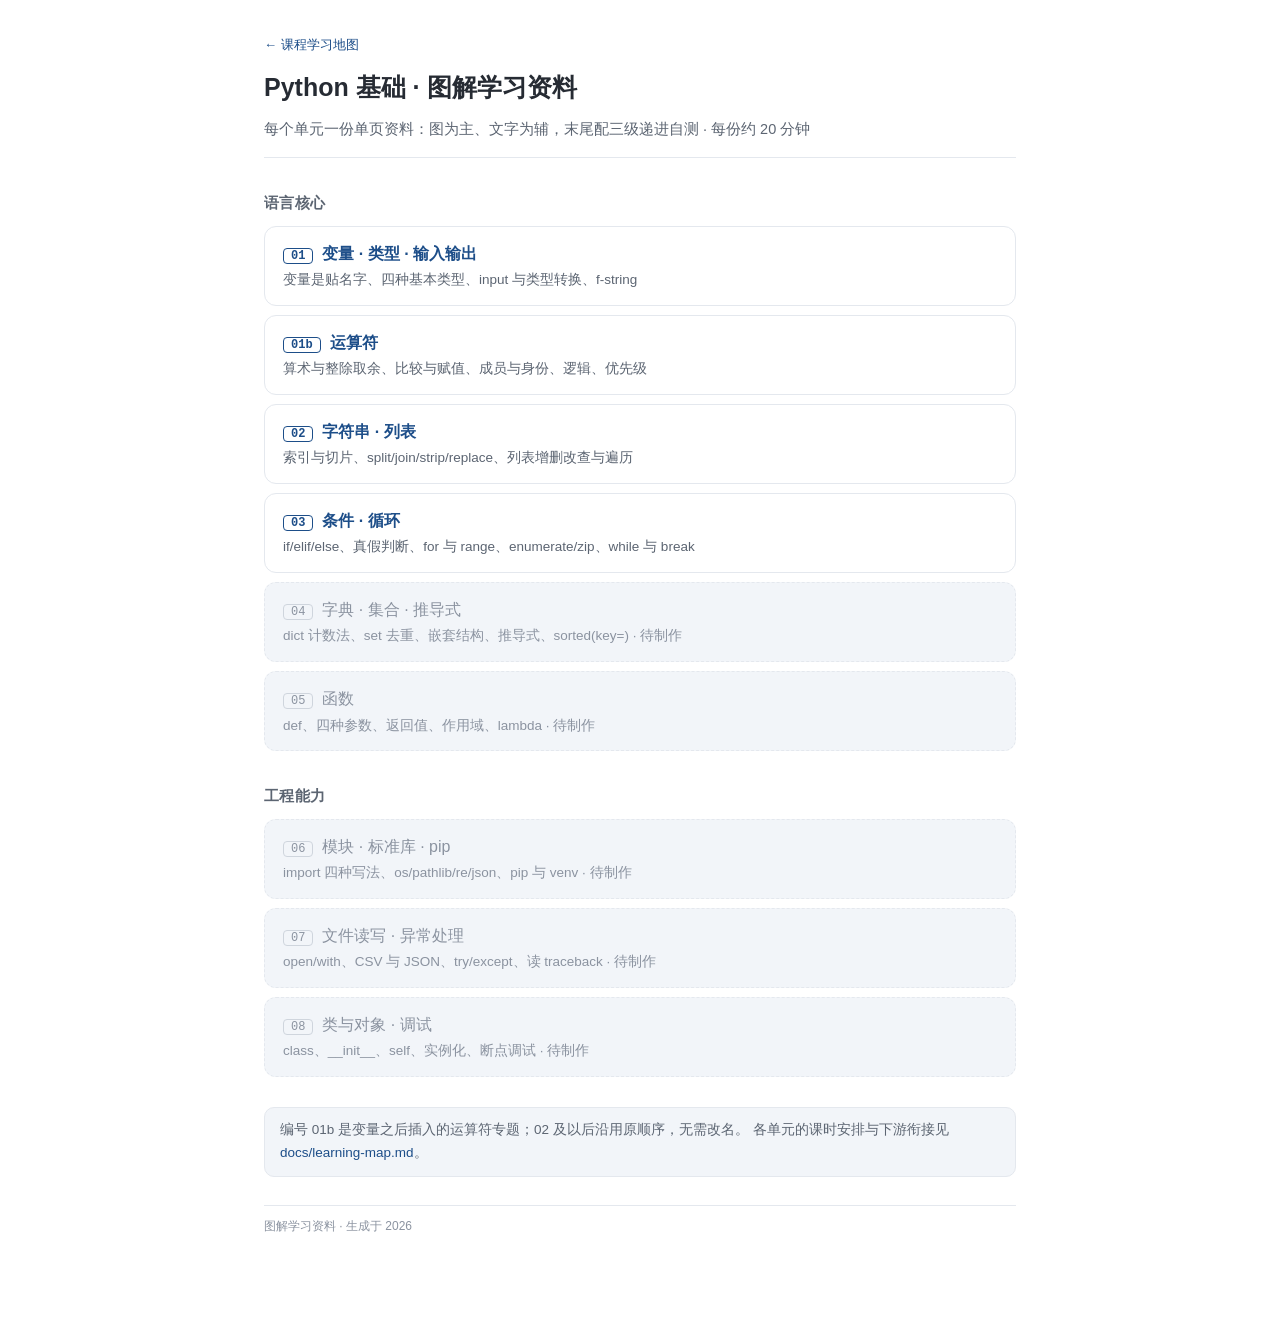
<file: docs/python-basics/index.html>
<!DOCTYPE html>
<html lang="zh-CN">
<head>
<meta charset="UTF-8">
<meta name="viewport" content="width=device-width, initial-scale=1.0">
<title>Python 基础 · 图解学习资料目录</title>
<style>
  :root{
    --ink:#262b33; --ink-2:#5c6572; --ink-3:#8b93a0;
    --line:#cfd5dd; --line-soft:#e4e8ee;
    --paper:#fff; --tint:#f2f5f9;
    --accent:#1d4e89; --accent-soft:#e3ebf5;
  }
  *{box-sizing:border-box}
  body{margin:0;background:var(--paper);color:var(--ink);
       font-family:-apple-system,"Segoe UI","PingFang SC","Microsoft YaHei",sans-serif;font-size:16px;line-height:1.7;}
  .page{max-width:800px;margin:0 auto;padding:34px 24px 80px;}
  header{padding-bottom:16px;border-bottom:1px solid var(--line-soft);}
  h1{font-size:25px;margin:0 0 8px}
  .tagline{color:var(--ink-2);font-size:14.5px;margin:0}
  a{color:var(--accent);text-decoration:none}
  a:hover{text-decoration:underline}
  h2{font-size:15px;color:var(--ink-2);font-weight:600;margin:32px 0 10px;letter-spacing:.02em}
  ul.list{list-style:none;margin:0;padding:0}
  ul.list li{border:1px solid var(--line-soft);border-radius:12px;padding:13px 18px;margin-bottom:9px;background:var(--paper);transition:border-color .15s}
  ul.list li:hover{border-color:var(--accent)}
  ul.list li.soon{background:var(--tint);border-style:dashed}
  .t{font-size:16px;font-weight:600;display:block}
  .d{font-size:13.5px;color:var(--ink-2);display:block;margin-top:2px}
  .soon .t{color:var(--ink-3);font-weight:500}
  .soon .d{color:var(--ink-3)}
  .no{font-family:Consolas,monospace;font-size:12px;color:var(--accent);border:1px solid var(--accent);border-radius:4px;padding:0 7px;margin-right:9px}
  .soon .no{color:var(--ink-3);border-color:var(--line)}
  .note{margin-top:30px;padding:11px 15px;background:var(--tint);border:1px solid var(--line-soft);border-radius:10px;font-size:13.5px;color:var(--ink-2)}
  footer{margin-top:28px;color:var(--ink-3);font-size:12px;border-top:1px solid var(--line-soft);padding-top:10px}
</style>
</head>
<body>
<div class="page">

  <header>
    <p style="margin:0 0 10px;font-size:13px"><a href="../learning-map.md">← 课程学习地图</a></p>
    <h1>Python 基础 · 图解学习资料</h1>
    <p class="tagline">每个单元一份单页资料：图为主、文字为辅，末尾配三级递进自测 · 每份约 20 分钟</p>
  </header>

  <h2>语言核心</h2>
  <ul class="list">
    <li><a href="01-variables-types-io.html">
      <span class="t"><span class="no">01</span>变量 · 类型 · 输入输出</span>
      <span class="d">变量是贴名字、四种基本类型、input 与类型转换、f-string</span>
    </a></li>
    <li><a href="01b-operators.html">
      <span class="t"><span class="no">01b</span>运算符</span>
      <span class="d">算术与整除取余、比较与赋值、成员与身份、逻辑、优先级</span>
    </a></li>
    <li><a href="02-strings-lists.html">
      <span class="t"><span class="no">02</span>字符串 · 列表</span>
      <span class="d">索引与切片、split/join/strip/replace、列表增删改查与遍历</span>
    </a></li>
    <li><a href="03-conditionals-loops.html">
      <span class="t"><span class="no">03</span>条件 · 循环</span>
      <span class="d">if/elif/else、真假判断、for 与 range、enumerate/zip、while 与 break</span>
    </a></li>
    <li class="soon">
      <span class="t"><span class="no">04</span>字典 · 集合 · 推导式</span>
      <span class="d">dict 计数法、set 去重、嵌套结构、推导式、sorted(key=) · 待制作</span>
    </li>
    <li class="soon">
      <span class="t"><span class="no">05</span>函数</span>
      <span class="d">def、四种参数、返回值、作用域、lambda · 待制作</span>
    </li>
  </ul>

  <h2>工程能力</h2>
  <ul class="list">
    <li class="soon">
      <span class="t"><span class="no">06</span>模块 · 标准库 · pip</span>
      <span class="d">import 四种写法、os/pathlib/re/json、pip 与 venv · 待制作</span>
    </li>
    <li class="soon">
      <span class="t"><span class="no">07</span>文件读写 · 异常处理</span>
      <span class="d">open/with、CSV 与 JSON、try/except、读 traceback · 待制作</span>
    </li>
    <li class="soon">
      <span class="t"><span class="no">08</span>类与对象 · 调试</span>
      <span class="d">class、__init__、self、实例化、断点调试 · 待制作</span>
    </li>
  </ul>

  <div class="note">
    编号 01b 是变量之后插入的运算符专题；02 及以后沿用原顺序，无需改名。
    各单元的课时安排与下游衔接见 <a href="../learning-map.md">docs/learning-map.md</a>。
  </div>

  <footer>图解学习资料 · 生成于 <span id="yr"></span></footer>
</div>
<script>document.getElementById("yr").textContent = new Date().getFullYear();</script>
</body>
</html>
</file>
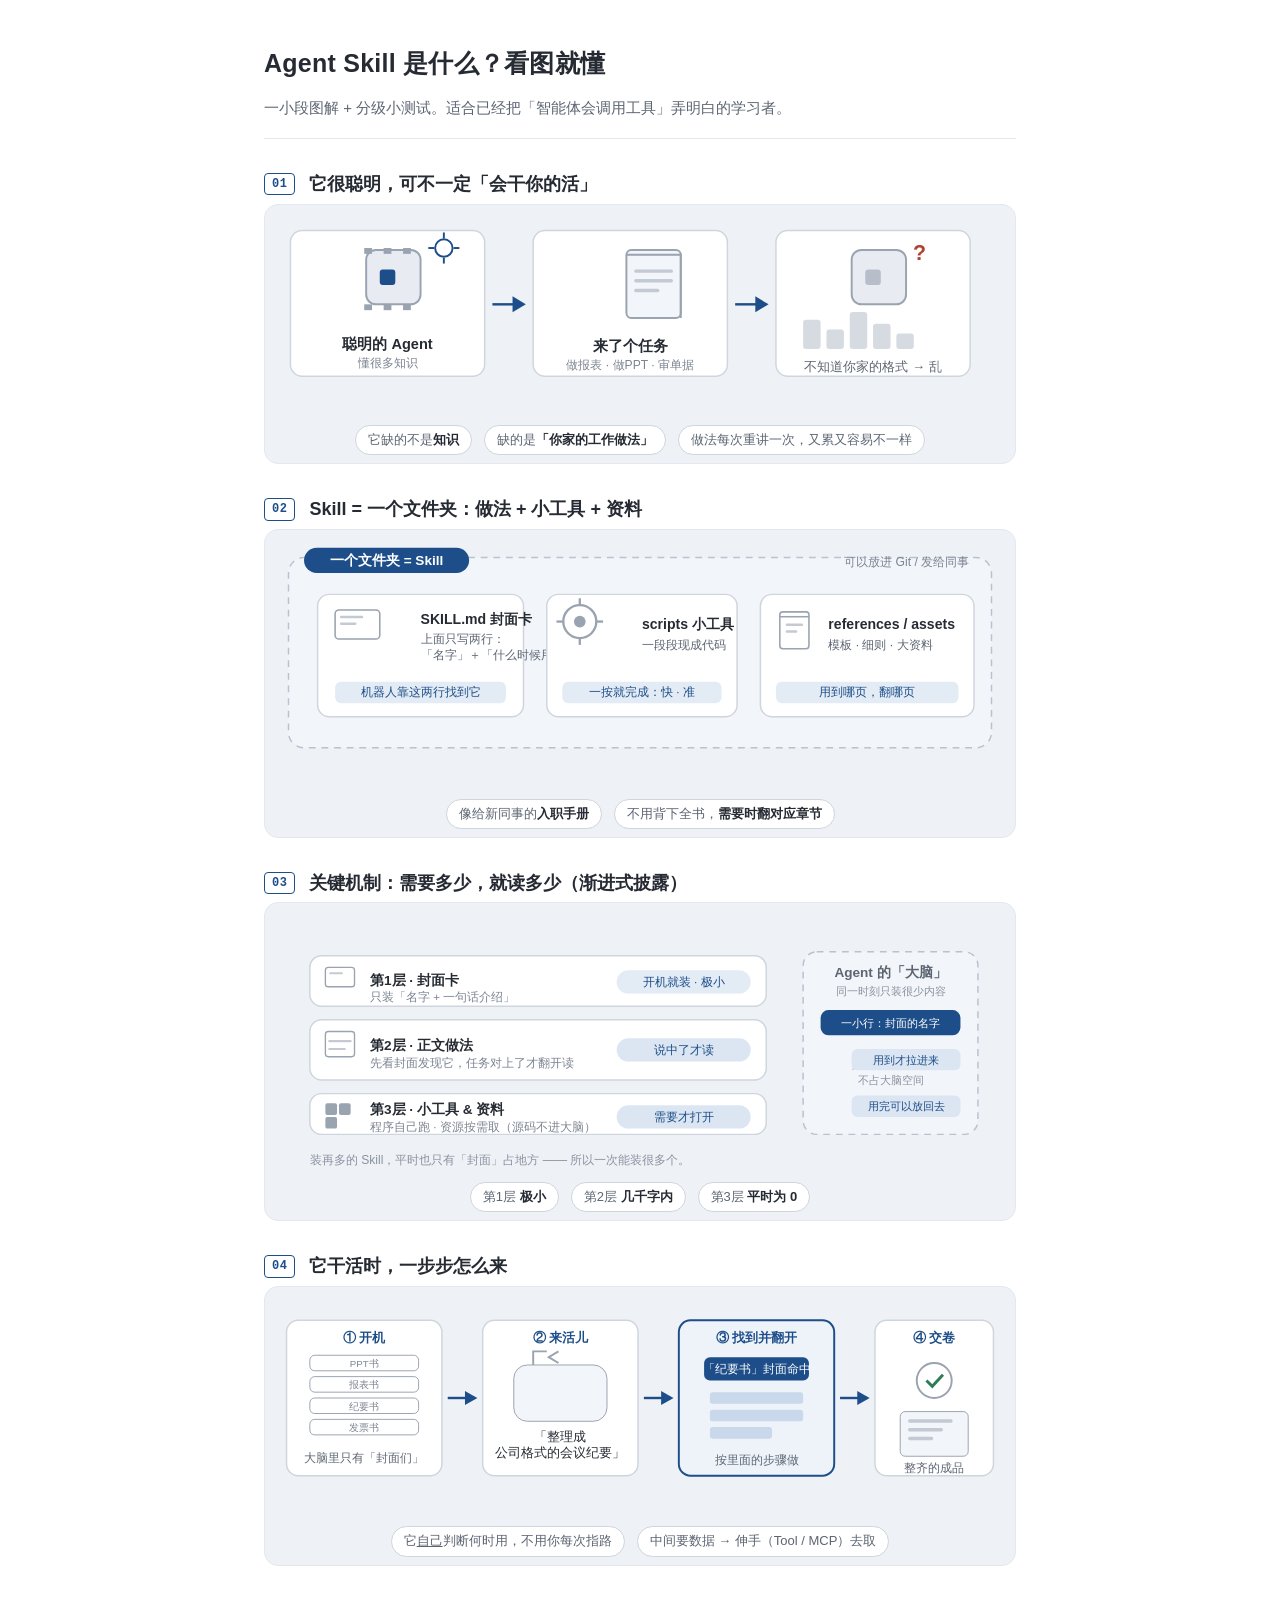
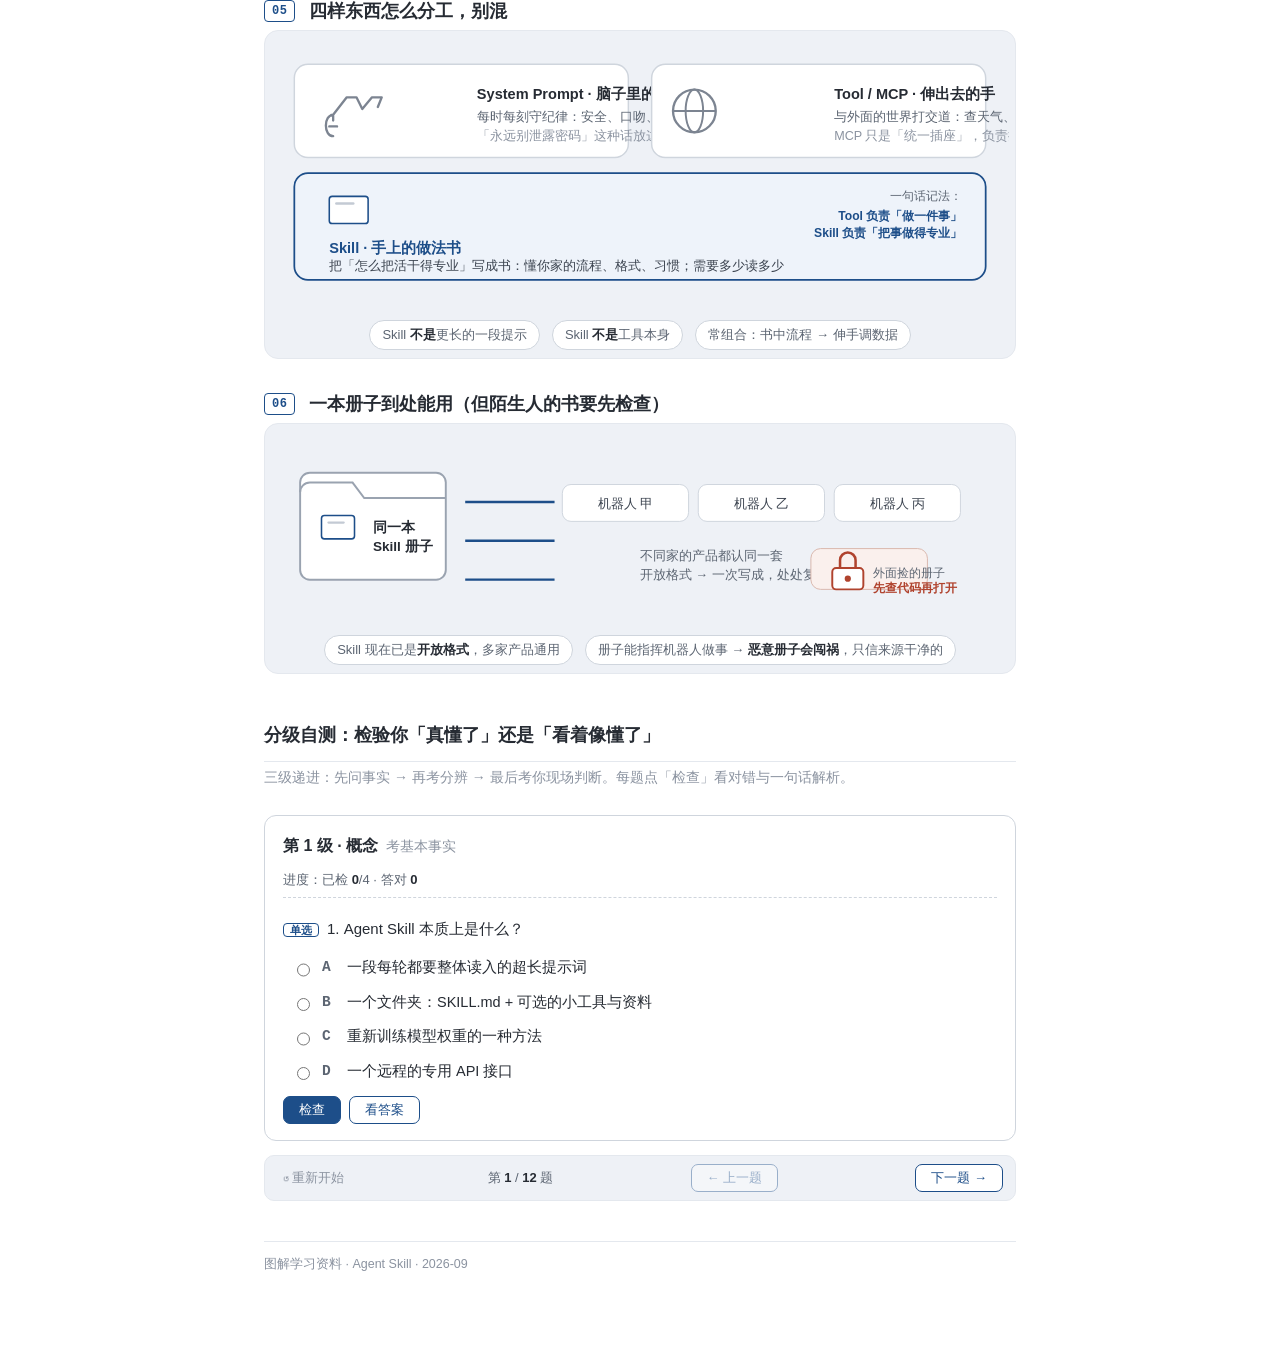
<file: docs/agent-skills-learning-guide.html>
<!DOCTYPE html>
<html lang="zh-CN">
<head>
<meta charset="UTF-8">
<meta name="viewport" content="width=device-width, initial-scale=1.0">
<title>Agent Skill 图解入门 · 学习资料</title>
<style>
  :root{
    --ink:#262b33;
    --ink-2:#5c6572;
    --ink-3:#8b93a0;
    --line:#cfd5dd;
    --line-soft:#e4e8ee;
    --paper:#ffffff;
    --tint:#eef1f6;
    --accent:#1d4e89;
    --accent-soft:#e3ebf5;
    --good:#2e7d57;
    --bad:#b0432e;
  }
  *{box-sizing:border-box;}
  html{scroll-behavior:smooth;}
  body{
    margin:0;background:var(--paper);color:var(--ink);
    font-family:-apple-system,"Segoe UI","PingFang SC","Hiragino Sans GB","Microsoft YaHei",sans-serif;
    font-size:16px;line-height:1.7;
  }
  svg text{font-family:"Segoe UI","PingFang SC","Microsoft YaHei",sans-serif;}
  .page{max-width:800px;margin:0 auto;padding:36px 24px 80px;}

  header{padding:6px 0 18px;margin-bottom:8px;border-bottom:1px solid var(--line-soft);}
  h1{font-size:25px;margin:0 0 10px;font-weight:750;letter-spacing:.01em;}
  .tagline{font-size:15px;color:var(--ink-2);margin:0;}

  /* 每个知识点：一句话标题 + 一张大图 + 一句图注 */
  section.learn{margin:30px 0 8px;}
  .lno{display:inline-block;font-family:"SF Mono",Consolas,monospace;font-size:12px;color:var(--accent);
       border:1px solid var(--accent);border-radius:4px;padding:0 7px;margin-right:8px;letter-spacing:.04em;}
  h3{font-size:18px;margin:0 0 4px;font-weight:700;display:flex;align-items:center;flex-wrap:wrap;gap:6px;}
  figure{margin:0;padding:6px 0 0;}
  figure svg{width:100%;height:auto;display:block;}
  figcaption{
    font-size:14px;color:var(--ink-2);background:var(--tint);
    border-radius:8px;padding:7px 13px;margin:2px 0 0;max-width:78%;
  }
  .wrap{background:var(--tint);border:1px solid var(--line-soft);border-radius:14px;padding:10px 6px 2px;}
  .mini{display:flex;justify-content:center;gap:12px;flex-wrap:wrap;font-size:13px;color:var(--ink-2);padding:8px 4px 6px;}
  .mini span{padding:3px 12px;border:1px solid var(--line);border-radius:999px;background:#fff;}
  .mini b{color:var(--ink);}

  /* 图标色 */
  .g-stroke{stroke:#9aa3b0;fill:none;}
  .g-fill{fill:#e8ecf2;}
  .a-fill{fill:#1d4e89;}
  .a-soft{fill:#dbe6f2;}
  .ink-f{fill:#3c4450;}
  .ink-grey{fill:#7c8491;}

  /* 自测 */
  .quiz-head{margin-top:46px;padding-bottom:10px;border-bottom:1px solid var(--line-soft);}
  .level{margin:26px 0 8px;padding:16px 18px 6px;border:1px solid var(--line);border-radius:12px;}
  .level>h4{margin:0 0 2px;font-size:16px;display:flex;align-items:baseline;gap:8px;}
  .lvl-sub{font-size:13.5px;color:var(--ink-3);margin:2px 0 8px;}
  .lvl-score{font-size:13px;color:var(--ink-2);margin:0 0 6px;}  .lvl-score b{color:var(--ink);}
  .q{border-top:1px dashed var(--line);padding:14px 0 2px;}
  .q-head{font-size:14.5px;margin:0 0 2px;color:var(--ink-2);}
  .q-type{font-size:11px;color:var(--accent);border:1px solid var(--accent);border-radius:4px;padding:0 6px;margin-right:8px;font-weight:600;}
  .q-stem{font-size:15px;margin:4px 0 8px;}
  .opts{list-style:none;margin:0;padding:0;}
  .opts li{display:flex;gap:9px;align-items:flex-start;padding:4px 8px;border:1px solid transparent;border-radius:8px;}
  .opts li:hover{background:var(--tint);}
  .opts label{flex:1;cursor:pointer;display:flex;gap:9px;font-size:14.5px;}
  .opts input{margin-top:5px;accent-color:var(--accent);}
  .ltr{font-family:"SF Mono",Consolas,monospace;font-weight:700;color:var(--ink-2);min-width:16px;}
  .q-btns{display:flex;gap:8px;margin:8px 0;}
  button{font-family:inherit;font-size:13px;padding:4px 15px;border-radius:7px;cursor:pointer;
         background:#fff;color:var(--accent);border:1px solid var(--accent);}
  button:hover{background:var(--accent-soft);}
  button.primary{background:var(--accent);border-color:var(--accent);color:#fff;}
  button.primary:hover{background:#163c69;}
  button.reset{border-color:var(--line);color:var(--ink-3);}
  .result{display:none;margin:6px 0 0;padding:8px 13px;border-radius:8px;font-size:14px;}
  .result.correct{display:block;background:#edf5f0;border:1px solid #cfe2d6;color:var(--good);}
  .result.wrong{display:block;background:#faf0ed;border:1px solid #ead2cb;color:var(--bad);}
  .result.peek{display:block;background:var(--tint);border:1px solid var(--line);color:var(--ink-2);}
  .result .why{margin-top:6px;color:var(--ink-2);border-top:1px dashed var(--line);padding-top:6px;}
  .result .why b{color:var(--ink);}
  .summary{margin:20px 0 0;padding:14px 18px;border:1px solid var(--accent);border-radius:12px;display:none;}
  .summary.show{display:block;}
  .summary h4{margin:0 0 6px;}
  .summary p{margin:4px 0;font-size:14px;}
  /* —— 一题一题出 —— */
  .level{display:none;}
  .level.on{display:block;}
  .q{display:none;}
  .q.active{display:block;animation:qi .18s ease;}
  @keyframes qi{from{opacity:0;transform:translateY(6px)}to{opacity:1;transform:none}}
  .qnav{display:flex;justify-content:space-between;align-items:center;gap:10px;margin:14px 0 4px;padding:8px 12px;
        background:var(--tint);border:1px solid var(--line-soft);border-radius:10px;}
  .qnav button{white-space:nowrap;}
  .qnav button:disabled{opacity:.4;cursor:not-allowed;}
  .qnav button:disabled:hover{background:#fff;color:var(--accent);}
  .qpos{font-size:13px;color:var(--ink-2);text-align:center;}
  .qpos b{color:var(--ink);}
  .btn-quiet{border:none;background:none;color:var(--ink-3);padding:4px 6px;font-size:12.5px;}
  .btn-quiet:hover{background:var(--bg-soft, #f2f5f9);}
  footer{margin-top:40px;color:var(--ink-3);font-size:12.5px;border-top:1px solid var(--line-soft);padding-top:12px;}
  @media print{ .q-btns{display:none;} .result{display:block;background:#fff;} }
  @media (max-width:560px){ h1{font-size:21px;} figcaption{max-width:100%;} }
</style>
</head>
<body>
<div class="page">

  <header>
    <h1>Agent Skill 是什么？看图就懂</h1>
    <p class="tagline">一小段图解 + 分级小测试。适合已经把「智能体会调用工具」弄明白的学习者。</p>
  </header>

  <!-- ================= 1 ================= -->
  <section class="learn">
    <h3><span class="lno">01</span>它很聪明，可不一定「会干你的活」</h3>
    <div class="wrap">
      <svg viewBox="0 0 760 200" role="img" aria-label="聪明但不了解具体工作流程的对比图">
        <!-- 帧1 -->
        <rect x="20" y="16" width="200" height="150" rx="12" fill="#fff" stroke="#cfd5dd" stroke-width="1.5"/>
        <rect x="98" y="36" width="56" height="56" rx="10" fill="#e8ecf2" stroke="#9aa3b0" stroke-width="2"/>
        <rect x="96" y="34" width="8" height="6" fill="#9aa3b0"/>
        <rect x="116" y="34" width="8" height="6" fill="#9aa3b0"/>
        <rect x="136" y="34" width="8" height="6" fill="#9aa3b0"/>
        <rect x="96" y="92" width="8" height="6" fill="#9aa3b0"/>
        <rect x="116" y="92" width="8" height="6" fill="#9aa3b0"/>
        <rect x="136" y="92" width="8" height="6" fill="#9aa3b0"/>
        <rect x="112" y="56" width="16" height="16" rx="3" fill="#1d4e89"/>
        <circle cx="178" cy="34" r="9" fill="none" stroke="#1d4e89" stroke-width="2"/>
        <line x1="178" y1="18" x2="178" y2="24" stroke="#1d4e89" stroke-width="2"/>
        <line x1="178" y1="44" x2="178" y2="50" stroke="#1d4e89" stroke-width="2"/>
        <line x1="162" y1="34" x2="168" y2="34" stroke="#1d4e89" stroke-width="2"/>
        <line x1="188" y1="34" x2="194" y2="34" stroke="#1d4e89" stroke-width="2"/>
        <text x="120" y="138" text-anchor="middle" font-size="15" fill="#262b33" font-weight="600">聪明的 Agent</text>
        <text x="120" y="157" text-anchor="middle" font-size="12.5" fill="#7c8491">懂很多知识</text>
        <!-- 箭头1 -->
        <g stroke="#1d4e89" stroke-width="2.5" fill="#1d4e89">
          <line x1="228" y1="92" x2="260" y2="92"/>
          <path d="M260 92 l-10 -6 v12 z"/>
        </g>
        <!-- 帧2 -->
        <rect x="270" y="16" width="200" height="150" rx="12" fill="#fff" stroke="#cfd5dd" stroke-width="1.5"/>
        <rect x="366" y="36" width="56" height="70" rx="5" fill="#f2f5f9" stroke="#9aa3b0" stroke-width="2"/>
        <path d="M366 41 h28 l28 0 v65" fill="none" stroke="#9aa3b0" stroke-width="2"/>
        <rect x="374" y="56" width="40" height="3.5" rx="1.7" fill="#c3cad4"/>
        <rect x="374" y="66" width="40" height="3.5" rx="1.7" fill="#c3cad4"/>
        <rect x="374" y="76" width="26" height="3.5" rx="1.7" fill="#c3cad4"/>
        <text x="370" y="140" text-anchor="middle" font-size="15" fill="#262b33" font-weight="600">来了个任务</text>
        <text x="370" y="159" text-anchor="middle" font-size="12.5" fill="#7c8491">做报表 · 做PPT · 审单据</text>
        <!-- 箭头2 -->
        <g stroke="#1d4e89" stroke-width="2.5" fill="#1d4e89">
          <line x1="478" y1="92" x2="510" y2="92"/>
          <path d="M510 92 l-10 -6 v12 z"/>
        </g>
        <!-- 帧3 -->
        <rect x="520" y="16" width="200" height="150" rx="12" fill="#fff" stroke="#cfd5dd" stroke-width="1.5"/>
        <rect x="598" y="36" width="56" height="56" rx="10" fill="#e8ecf2" stroke="#9aa3b0" stroke-width="2"/>
        <rect x="612" y="56" width="16" height="16" rx="3" fill="#b7bec9"/>
        <text x="668" y="46" text-anchor="middle" font-size="22" fill="#b0432e" font-weight="700">?</text>
        <rect x="548" y="108" width="18" height="30" rx="3" fill="#d6dbe2"/>
        <rect x="572" y="118" width="18" height="20" rx="3" fill="#d6dbe2"/>
        <rect x="596" y="100" width="18" height="38" rx="3" fill="#d6dbe2"/>
        <rect x="620" y="112" width="18" height="26" rx="3" fill="#d6dbe2"/>
        <rect x="644" y="122" width="18" height="16" rx="3" fill="#d6dbe2"/>
        <text x="620" y="161" text-anchor="middle" font-size="13.5" fill="#5c6572">不知道你家的格式 → 乱</text>
      </svg>
      <div class="mini">
        <span>它缺的不是<b>知识</b></span>
        <span>缺的是<b>「你家的工作做法」</b></span>
        <span>做法每次重讲一次，又累又容易不一样</span>
      </div>
    </div>
  </section>

  <!-- ================= 2 ================= -->
  <section class="learn">
    <h3><span class="lno">02</span>Skill = 一个文件夹：做法 + 小工具 + 资料</h3>
    <div class="wrap">
      <svg viewBox="0 0 760 250" role="img" aria-label="Skill 文件夹的结构图">
        <!-- 大文件夹（虚线容器） -->
        <rect x="18" y="18" width="724" height="196" rx="16" fill="#f2f5f9" stroke="#b9c2ce" stroke-width="1.5" stroke-dasharray="7 6"/>
        <!-- 标签 -->
        <rect x="34" y="8" width="170" height="26" rx="13" fill="#1d4e89"/>
        <text x="119" y="26" text-anchor="middle" font-size="14" fill="#fff" font-weight="600">一个文件夹 = Skill</text>
        <text x="719" y="27" text-anchor="end" font-size="12.5" fill="#7c8491">可以放进 Git / 发给同事</text>

        <!-- 第1格：封面卡 -->
        <rect x="48" y="56" width="212" height="126" rx="12" fill="#fff" stroke="#cfd5dd" stroke-width="1.5"/>
        <rect x="66" y="72" width="46" height="30" rx="4" fill="#fff" stroke="#9aa3b0" stroke-width="1.6"/>
        <rect x="71" y="78" width="24" height="2.6" rx="1.3" fill="#c3cad4"/>
        <rect x="71" y="85" width="17" height="2.6" rx="1.3" fill="#c3cad4"/>
        <text x="154" y="86" font-size="14.5" fill="#262b33" font-weight="600">SKILL.md 封面卡</text>
        <text x="154" y="106" font-size="12.5" fill="#5c6572">上面只写两行：</text>
        <text x="154" y="123" font-size="12.5" fill="#5c6572">「名字」＋「什么时候用它」</text>
        <rect x="66" y="146" width="176" height="22" rx="6" fill="#e3ebf5"/>
        <text x="154" y="161" text-anchor="middle" font-size="12" fill="#1d4e89">机器人靠这两行找到它</text>

        <!-- 第2格：小工具 -->
        <rect x="284" y="56" width="196" height="126" rx="12" fill="#fff" stroke="#cfd5dd" stroke-width="1.5"/>
        <g transform="translate(318,84)">
          <circle r="17" fill="none" stroke="#9aa3b0" stroke-width="2.4"/>
          <circle r="6" fill="#9aa3b0"/>
          <line x1="-17" y1="0" x2="-24" y2="0" stroke="#9aa3b0" stroke-width="2.4"/>
          <line x1="17" y1="0" x2="24" y2="0" stroke="#9aa3b0" stroke-width="2.4"/>
          <line x1="0" y1="-17" x2="0" y2="-24" stroke="#9aa3b0" stroke-width="2.4"/>
          <line x1="0" y1="17" x2="0" y2="24" stroke="#9aa3b0" stroke-width="2.4"/>
        </g>
        <text x="382" y="92" font-size="14.5" fill="#262b33" font-weight="600">scripts 小工具</text>
        <text x="382" y="112" font-size="12.5" fill="#5c6572">一段段现成代码</text>
        <rect x="300" y="146" width="164" height="22" rx="6" fill="#e3ebf5"/>
        <text x="382" y="161" text-anchor="middle" font-size="12" fill="#1d4e89">一按就完成：快 · 准</text>

        <!-- 第3格：资料 -->
        <rect x="504" y="56" width="220" height="126" rx="12" fill="#fff" stroke="#cfd5dd" stroke-width="1.5"/>
        <rect x="524" y="74" width="30" height="38" rx="3" fill="#fff" stroke="#9aa3b0" stroke-width="1.6"/>
        <path d="M524 79 h30" stroke="#9aa3b0" stroke-width="1.6"/>
        <rect x="530" y="86" width="18" height="2.6" rx="1.3" fill="#c3cad4"/>
        <rect x="530" y="93" width="12" height="2.6" rx="1.3" fill="#c3cad4"/>
        <text x="574" y="92" font-size="14.5" fill="#262b33" font-weight="600">references / assets</text>
        <text x="574" y="112" font-size="12.5" fill="#5c6572">模板 · 细则 · 大资料</text>
        <rect x="520" y="146" width="188" height="22" rx="6" fill="#e3ebf5"/>
        <text x="614" y="161" text-anchor="middle" font-size="12" fill="#1d4e89">用到哪页，翻哪页</text>
      </svg>
      <div class="mini">
        <span>像给新同事的<b>入职手册</b></span>
        <span>不用背下全书，<b>需要时翻对应章节</b></span>
      </div>
    </div>
  </section>

  <!-- ================= 3 ================= -->
  <section class="learn">
    <h3><span class="lno">03</span>关键机制：需要多少，就读多少（渐进式披露）</h3>
    <div class="wrap">
      <svg viewBox="0 0 760 260" role="img" aria-label="渐进式披露三层加载示意图">
        <!-- 右侧大脑窗口 -->
        <rect x="548" y="40" width="180" height="188" rx="14" fill="#f2f5f9" stroke="#b9c2ce" stroke-width="1.5" stroke-dasharray="7 6"/>
        <text x="638" y="66" text-anchor="middle" font-size="14" fill="#5c6572" font-weight="600">Agent 的「大脑」</text>
        <text x="638" y="84" text-anchor="middle" font-size="11.5" fill="#8b93a0">同一时刻只装很少内容</text>
        <rect x="566" y="100" width="144" height="26" rx="8" fill="#1d4e89"/>
        <text x="638" y="117" text-anchor="middle" font-size="11.5" fill="#fff">一小行：封面的名字</text>
        <text x="638" y="160" text-anchor="middle" font-size="11.5" fill="#8b93a0">其余待在抽屉里</text>
        <text x="638" y="176" text-anchor="middle" font-size="11.5" fill="#8b93a0">不占大脑空间</text>
        <path d="M566 140 h16 v-8 h16 M566 196 h16 v-8 h16" fill="none"/>
        <rect x="598" y="140" width="112" height="22" rx="6" fill="#dbe6f2"/>
        <text x="654" y="155" text-anchor="middle" font-size="11.5" fill="#1d4e89">用到才拉进来</text>
        <rect x="598" y="188" width="112" height="22" rx="6" fill="#dbe6f2"/>
        <text x="654" y="203" text-anchor="middle" font-size="11.5" fill="#1d4e89">用完可以放回去</text>

        <!-- 左侧三个抽屉层 -->
        <g>
          <rect x="40" y="44" width="470" height="52" rx="12" fill="#fff" stroke="#cfd5dd" stroke-width="1.5"/>
          <rect x="56" y="56" width="30" height="20" rx="3" fill="#fff" stroke="#9aa3b0" stroke-width="1.4"/>
          <rect x="60" y="61" width="14" height="2.2" rx="1.1" fill="#c3cad4"/>
          <text x="102" y="74" font-size="14" fill="#262b33" font-weight="600">第1层 · 封面卡</text>
          <text x="102" y="91" font-size="12" fill="#7c8491">只装「名字 + 一句话介绍」</text>
          <rect x="356" y="59" width="138" height="24" rx="12" fill="#e3ebf5"/>
          <text x="425" y="75" text-anchor="middle" font-size="12" fill="#1d4e89">开机就装 · 极小</text>
        </g>
        <g>
          <rect x="40" y="110" width="470" height="62" rx="12" fill="#fff" stroke="#cfd5dd" stroke-width="1.5"/>
          <rect x="56" y="122" width="30" height="26" rx="3" fill="#fff" stroke="#9aa3b0" stroke-width="1.4"/>
          <path d="M60 132 h22 M60 140 h16" stroke="#c3cad4" stroke-width="2.2" stroke-linecap="round"/>
          <text x="102" y="141" font-size="14" fill="#262b33" font-weight="600">第2层 · 正文做法</text>
          <text x="102" y="159" font-size="12" fill="#7c8491">先看封面发现它，任务对上了才翻开读</text>
          <rect x="356" y="129" width="138" height="24" rx="12" fill="#dbe6f2"/>
          <text x="425" y="145" text-anchor="middle" font-size="12" fill="#1d4e89">说中了才读</text>
        </g>
        <g>
          <rect x="40" y="186" width="470" height="42" rx="12" fill="#fff" stroke="#cfd5dd" stroke-width="1.5"/>
          <rect x="56" y="196" width="12" height="12" rx="2" fill="#9aa3b0"/>
          <rect x="70" y="196" width="12" height="12" rx="2" fill="#9aa3b0"/>
          <rect x="56" y="210" width="12" height="12" rx="2" fill="#9aa3b0"/>
          <text x="102" y="207" font-size="14" fill="#262b33" font-weight="600">第3层 · 小工具 &amp; 资料</text>
          <text x="102" y="224" font-size="12" fill="#7c8491">程序自己跑 · 资源按需取（源码不进大脑）</text>
          <rect x="356" y="198" width="138" height="24" rx="12" fill="#dbe6f2"/>
          <text x="425" y="214" text-anchor="middle" font-size="12" fill="#1d4e89">需要才打开</text>
        </g>
        <text x="40" y="258" font-size="12.5" fill="#8b93a0">装再多的 Skill，平时也只有「封面」占地方 —— 所以一次能装很多个。</text>
      </svg>
      <div class="mini">
        <span>第1层 <b>极小</b></span>
        <span>第2层 <b>几千字内</b></span>
        <span>第3层 <b>平时为 0</b></span>
      </div>
    </div>
  </section>

  <!-- ================= 4 ================= -->
  <section class="learn">
    <h3><span class="lno">04</span>它干活时，一步步怎么来</h3>
    <div class="wrap">
      <svg viewBox="0 0 760 220" role="img" aria-label="一次任务的四步流程图">
        <!-- 步骤1 -->
        <rect x="16" y="24" width="160" height="160" rx="12" fill="#fff" stroke="#cfd5dd" stroke-width="1.5"/>
        <text x="96" y="46" text-anchor="middle" font-size="13" fill="#1d4e89" font-weight="700">① 开机</text>
        <rect x="40" y="60" width="112" height="16" rx="5" fill="#fff" stroke="#9aa3b0"/>
        <text x="96" y="72" text-anchor="middle" font-size="10" fill="#7c8491">PPT书</text>
        <rect x="40" y="82" width="112" height="16" rx="5" fill="#fff" stroke="#9aa3b0"/>
        <text x="96" y="94" text-anchor="middle" font-size="10" fill="#7c8491">报表书</text>
        <rect x="40" y="104" width="112" height="16" rx="5" fill="#fff" stroke="#9aa3b0"/>
        <text x="96" y="116" text-anchor="middle" font-size="10" fill="#7c8491">纪要书</text>
        <rect x="40" y="126" width="112" height="16" rx="5" fill="#fff" stroke="#9aa3b0"/>
        <text x="96" y="138" text-anchor="middle" font-size="10" fill="#7c8491">发票书</text>
        <text x="96" y="170" text-anchor="middle" font-size="12.5" fill="#5c6572">大脑里只有「封面们」</text>
        <!-- 箭头 -->
        <g stroke="#1d4e89" stroke-width="2.5" fill="#1d4e89">
          <line x1="182" y1="104" x2="210" y2="104"/><path d="M210 104 l-9 -5 v10 z"/>
        </g>
        <!-- 步骤2 -->
        <rect x="218" y="24" width="160" height="160" rx="12" fill="#fff" stroke="#cfd5dd" stroke-width="1.5"/>
        <text x="298" y="46" text-anchor="middle" font-size="13" fill="#1d4e89" font-weight="700">② 来活儿</text>
        <rect x="250" y="70" width="96" height="58" rx="14" fill="#f2f5f9" stroke="#9aa3b0"/>
        <path d="M270 70 v-14 h14 M296 56 l-10 6 10 6" fill="none" stroke="#9aa3b0" stroke-width="2"/>
        <text x="298" y="148" text-anchor="middle" font-size="13" fill="#262b33">「整理成</text>
        <text x="298" y="165" text-anchor="middle" font-size="13" fill="#262b33">公司格式的会议纪要」</text>
        <!-- 箭头 -->
        <g stroke="#1d4e89" stroke-width="2.5" fill="#1d4e89">
          <line x1="384" y1="104" x2="412" y2="104"/><path d="M412 104 l-9 -5 v10 z"/>
        </g>
        <!-- 步骤3 -->
        <rect x="420" y="24" width="160" height="160" rx="12" fill="#eef3fa" stroke="#1d4e89" stroke-width="2"/>
        <text x="500" y="46" text-anchor="middle" font-size="13" fill="#1d4e89" font-weight="700">③ 找到并翻开</text>
        <rect x="446" y="62" width="108" height="24" rx="6" fill="#1d4e89"/>
        <text x="500" y="78" text-anchor="middle" font-size="12" fill="#fff">「纪要书」封面命中</text>
        <rect x="452" y="98" width="96" height="12" rx="3" fill="#c9d8ea"/>
        <rect x="452" y="116" width="96" height="12" rx="3" fill="#c9d8ea"/>
        <rect x="452" y="134" width="64" height="12" rx="3" fill="#c9d8ea"/>
        <text x="500" y="172" text-anchor="middle" font-size="12.5" fill="#5c6572">按里面的步骤做</text>
        <!-- 箭头 -->
        <g stroke="#1d4e89" stroke-width="2.5" fill="#1d4e89">
          <line x1="586" y1="104" x2="614" y2="104"/><path d="M614 104 l-9 -5 v10 z"/>
        </g>
        <!-- 步骤4 -->
        <rect x="622" y="24" width="122" height="160" rx="12" fill="#fff" stroke="#cfd5dd" stroke-width="1.5"/>
        <text x="683" y="46" text-anchor="middle" font-size="13" fill="#1d4e89" font-weight="700">④ 交卷</text>
        <circle cx="683" cy="86" r="18" fill="none" stroke="#9aa3b0" stroke-width="2"/>
        <path d="M675 86 l6 6 11 -12" fill="none" stroke="#2e7d57" stroke-width="3"/>
        <rect x="648" y="118" width="70" height="46" rx="5" fill="#f2f5f9" stroke="#9aa3b0"/>
        <rect x="656" y="126" width="46" height="3.4" rx="1.7" fill="#c3cad4"/>
        <rect x="656" y="135" width="36" height="3.4" rx="1.7" fill="#c3cad4"/>
        <rect x="656" y="144" width="26" height="3.4" rx="1.7" fill="#c3cad4"/>
        <text x="683" y="180" text-anchor="middle" font-size="12.5" fill="#5c6572">整齐的成品</text>
      </svg>
      <div class="mini">
        <span>它<u>自己</u>判断何时用，不用你每次指路</span>
        <span>中间要数据 → 伸手（Tool / MCP）去取</span>
      </div>
    </div>
  </section>

  <!-- ================= 5 ================= -->
  <section class="learn">
    <h3><span class="lno">05</span>四样东西怎么分工，别混</h3>
    <div class="wrap">
      <svg viewBox="0 0 760 270" role="img" aria-label="Prompt Tool MCP Skill 分工图">
        <!-- 4 宫格 -->
        <!-- Prompt -->
        <rect x="24" y="24" width="344" height="96" rx="14" fill="#fff" stroke="#cfd5dd" stroke-width="1.5"/>
        <path d="M64 76 l14 -18 h10 l6 12 10 -12 h10 l-4 10 M64 76 h-2 M64 76 c-10 0 -10 22 0 22 M64 76 v6 M60 88 h8" fill="none" stroke="#7c8491" stroke-width="2.4" stroke-linecap="round" stroke-linejoin="round"/>
        <text x="212" y="60" font-size="15" fill="#262b33" font-weight="700">System Prompt · 脑子里的规矩</text>
        <text x="212" y="82" font-size="13" fill="#5c6572">每时每刻守纪律：安全、口吻、底线</text>
        <text x="212" y="102" font-size="13" fill="#8b93a0">「永远别泄露密码」这种话放这里</text>
        <!-- Tool / MCP -->
        <rect x="392" y="24" width="344" height="96" rx="14" fill="#fff" stroke="#cfd5dd" stroke-width="1.5"/>
        <circle cx="436" cy="72" r="22" fill="none" stroke="#7c8491" stroke-width="2.4"/>
        <ellipse cx="436" cy="72" rx="9" ry="22" fill="none" stroke="#7c8491" stroke-width="2"/>
        <line x1="414" y1="72" x2="458" y2="72" stroke="#7c8491" stroke-width="2"/>
        <text x="580" y="60" font-size="15" fill="#262b33" font-weight="700">Tool / MCP · 伸出去的手</text>
        <text x="580" y="82" font-size="13" fill="#5c6572">与外面的世界打交道：查天气、发邮件、下单</text>
        <text x="580" y="102" font-size="13" fill="#8b93a0">MCP 只是「统一插座」，负责把各种系统接进来</text>
        <!-- Skill -->
        <rect x="24" y="136" width="712" height="110" rx="14" fill="#eef3fa" stroke="#1d4e89" stroke-width="1.8"/>
        <rect x="60" y="160" width="40" height="28" rx="3" fill="#fff" stroke="#1d4e89" stroke-width="1.6"/>
        <rect x="66" y="166" width="20" height="2.6" rx="1.3" fill="#c3cad4"/>
        <text x="60" y="218" font-size="15" fill="#1d4e89" font-weight="700">Skill · 手上的做法书</text>
        <text x="60" y="236" font-size="13" fill="#3c4450">把「怎么把活干得专业」写成书：懂你家的流程、格式、习惯；需要多少读多少</text>
        <text x="712" y="164" text-anchor="end" font-size="12.5" fill="#5c6572">一句话记法：</text>
        <text x="712" y="184" text-anchor="end" font-size="12.5" fill="#1d4e89" font-weight="600">Tool 负责「做一件事」</text>
        <text x="712" y="202" text-anchor="end" font-size="12.5" fill="#1d4e89" font-weight="600">Skill 负责「把事做得专业」</text>
      </svg>
      <div class="mini">
        <span>Skill <b>不是</b>更长的一段提示</span>
        <span>Skill <b>不是</b>工具本身</span>
        <span>常组合：书中流程 → 伸手调数据</span>
      </div>
    </div>
  </section>

  <!-- ================= 6 ================= -->
  <section class="learn">
    <h3><span class="lno">06</span>一本册子到处能用（但陌生人的书要先检查）</h3>
    <div class="wrap">
      <svg viewBox="0 0 760 190" role="img" aria-label="开放格式复用与安全提示">
        <!-- 左：文件夹 -->
        <rect x="30" y="40" width="150" height="110" rx="10" fill="#fff" stroke="#9aa3b0" stroke-width="2"/>
        <path d="M30 60 a10 10 0 0 1 10 -10 h44 l12 16 h84" fill="none" stroke="#9aa3b0" stroke-width="2"/>
        <rect x="52" y="84" width="34" height="24" rx="3" fill="#fff" stroke="#1d4e89" stroke-width="1.6"/>
        <rect x="58" y="90" width="18" height="2.4" rx="1.2" fill="#c3cad4"/>
        <text x="105" y="101" font-size="14" fill="#262b33" font-weight="600">同一本</text>
        <text x="105" y="121" font-size="14" fill="#262b33" font-weight="600">Skill 册子</text>
        <!-- 三条箭头到三个机器 -->
        <path d="M200 70 C 250 70 250 70 292 70" stroke="#1d4e89" stroke-width="2.5" fill="none"/>
        <path d="M200 110 C 250 110 250 110 292 110" stroke="#1d4e89" stroke-width="2.5" fill="none"/>
        <path d="M200 150 C 250 150 250 150 292 150" stroke="#1d4e89" stroke-width="2.5" fill="none"/>
        <!-- 三个通用产品框 -->
        <rect x="300" y="52" width="130" height="38" rx="9" fill="#fff" stroke="#cfd5dd"/>
        <text x="365" y="76" text-anchor="middle" font-size="13.5" fill="#3c4450">机器人 甲</text>
        <rect x="440" y="52" width="130" height="38" rx="9" fill="#fff" stroke="#cfd5dd"/>
        <text x="505" y="76" text-anchor="middle" font-size="13.5" fill="#3c4450">机器人 乙</text>
        <rect x="580" y="52" width="130" height="38" rx="9" fill="#fff" stroke="#cfd5dd"/>
        <text x="645" y="76" text-anchor="middle" font-size="13.5" fill="#3c4450">机器人 丙</text>
        <text x="380" y="130" font-size="13" fill="#5c6572">不同家的产品都认同一套</text>
        <text x="380" y="149" font-size="13" fill="#5c6572">开放格式 → 一次写成，处处复用</text>
        <!-- 锁 -->
        <rect x="556" y="118" width="120" height="42" rx="10" fill="#faf0ed" stroke="#d9b7ad"/>
        <path d="M586 138 v-8 a8 8 0 0 1 16 0 v8" fill="none" stroke="#b0432e" stroke-width="2.6"/>
        <rect x="578" y="138" width="32" height="22" rx="4" fill="#fff" stroke="#b0432e" stroke-width="2"/>
        <circle cx="594" cy="149" r="3.2" fill="#b0432e"/>
        <text x="620" y="147" font-size="12.5" fill="#5c6572">外面捡的册子</text>
        <text x="620" y="163" font-size="12.5" fill="#b0432e" font-weight="600">先查代码再打开</text>
      </svg>
      <div class="mini">
        <span>Skill 现在已是<b>开放格式</b>，多家产品通用</span>
        <span>册子能指挥机器人做事 → <b>恶意册子会闯祸</b>，只信来源干净的</span>
      </div>
    </div>
  </section>

  <!-- ================= 自测 ================= -->
  <section id="quiz">
    <h3 class="quiz-head">分级自测：检验你「真懂了」还是「看着像懂了」</h3>
    <p class="lvl-sub" style="color:var(--ink-3);font-size:14px;">三级递进：先问事实 → 再考分辨 → 最后考你现场判断。每题点「检查」看对错与一句话解析。</p>

    <div class="level" id="lvl1">
      <h4>第 1 级 · 概念 <span class="lvl-sub" style="font-weight:400;">考基本事实</span></h4>
      <p class="lvl-score">进度：已检 <b class="ck">0</b>/4 · 答对 <b class="ok">0</b></p>

      <div class="q" data-answer="B">
        <p class="q-stem"><span class="q-type">单选</span>1. Agent Skill 本质上是什么？</p>
        <ul class="opts">
          <li><label><input type="radio" name="q1"><span class="ltr">A</span><span>一段每轮都要整体读入的超长提示词</span></label></li>
          <li><label><input type="radio" name="q1"><span class="ltr">B</span><span>一个文件夹：SKILL.md + 可选的小工具与资料</span></label></li>
          <li><label><input type="radio" name="q1"><span class="ltr">C</span><span>重新训练模型权重的一种方法</span></label></li>
          <li><label><input type="radio" name="q1"><span class="ltr">D</span><span>一个远程的专用 API 接口</span></label></li>
        </ul>
        <div class="q-btns"><button class="primary" type="button">检查</button><button class="show-ans" type="button">看答案</button></div>
        <div class="result"></div>
      </div>

      <div class="q" data-answer="B">
        <p class="q-stem"><span class="q-type">单选</span>2. SKILL.md 顶部「封面」两行里，哪两个字段<b>必填</b>？</p>
        <ul class="opts">
          <li><label><input type="radio" name="q2"><span class="ltr">A</span><span>name 和 version</span></label></li>
          <li><label><input type="radio" name="q2"><span class="ltr">B</span><span>name 和 description</span></label></li>
          <li><label><input type="radio" name="q2"><span class="ltr">C</span><span>title 和 tags</span></label></li>
          <li><label><input type="radio" name="q2"><span class="ltr">D</span><span>author 和 date</span></label></li>
        </ul>
        <div class="q-btns"><button class="primary" type="button">检查</button><button class="show-ans" type="button">看答案</button></div>
        <div class="result"></div>
      </div>

      <div class="q" data-answer="B">
        <p class="q-stem"><span class="q-type">单选</span>3. 「需要多少，就读多少」指下面的哪种行为？</p>
        <ul class="opts">
          <li><label><input type="radio" name="q3"><span class="ltr">A</span><span>开机就把每本 Skill 从头到尾读一遍</span></label></li>
          <li><label><input type="radio" name="q3"><span class="ltr">B</span><span>平时只装封面，任务对上了才翻开正文，用到工具/资料再取</span></label></li>
          <li><label><input type="radio" name="q3"><span class="ltr">C</span><span>按文件大小从大到小依次加载</span></label></li>
          <li><label><input type="radio" name="q3"><span class="ltr">D</span><span>一个文件夹只允许放一个文件</span></label></li>
        </ul>
        <div class="q-btns"><button class="primary" type="button">检查</button><button class="show-ans" type="button">看答案</button></div>
        <div class="result"></div>
      </div>

      <div class="q" data-answer="A">
        <p class="q-stem"><span class="q-type">判断</span>4. Skill 里的小工具（脚本）跑起来时，代码本身不会塞进 Agent 的「大脑」，它只看到运行结果。对还是错？</p>
        <ul class="opts">
          <li><label><input type="radio" name="q4"><span class="ltr">A</span><span>对</span></label></li>
          <li><label><input type="radio" name="q4"><span class="ltr">B</span><span>错，代码必须整段读进大脑</span></label></li>
        </ul>
        <div class="q-btns"><button class="primary" type="button">检查</button><button class="show-ans" type="button">看答案</button></div>
        <div class="result"></div>
      </div>
    </div>

    <div class="level" id="lvl2">
      <h4>第 2 级 · 辨析 <span class="lvl-sub" style="font-weight:400;">考分辨与机制</span></h4>
      <p class="lvl-score">进度：已检 <b class="ck">0</b>/4 · 答对 <b class="ok">0</b></p>

      <div class="q" data-answer="B">
        <p class="q-stem"><span class="q-type">单选</span>5. Skill 和「写一段很长的系统提示」比，关键差别是？</p>
        <ul class="opts">
          <li><label><input type="radio" name="q5"><span class="ltr">A</span><span>没差别，只是换个地方放文字</span></label></li>
          <li><label><input type="radio" name="q5"><span class="ltr">B</span><span>Skill 用到才加载、可进版本库、多家产品通用；长提示每轮都占大脑、靠复制粘贴迟早走样</span></label></li>
          <li><label><input type="radio" name="q5"><span class="ltr">C</span><span>长提示能力更强，Skill 没有优势</span></label></li>
          <li><label><input type="radio" name="q5"><span class="ltr">D</span><span>Skill 只有某一家厂商能用</span></label></li>
        </ul>
        <div class="q-btns"><button class="primary" type="button">检查</button><button class="show-ans" type="button">看答案</button></div>
        <div class="result"></div>
      </div>

      <div class="q" data-answer="AB">
        <p class="q-stem"><span class="q-type">多选</span>6. 下面哪两种情况，说明「该用 Tool / MCP，而不是 Skill」？</p>
        <ul class="opts">
          <li><label><input type="checkbox" name="q6"><span class="ltr">A</span><span>要实时看外面的状态：现在几点、库里有几件</span></label></li>
          <li><label><input type="checkbox" name="q6"><span class="ltr">B</span><span>要真的动手改变世界：下单、发信、转账</span></label></li>
          <li><label><input type="checkbox" name="q6"><span class="ltr">C</span><span>一套很稳定的内部流程，想每次都一模一样</span></label></li>
          <li><label><input type="checkbox" name="q6"><span class="ltr">D</span><span>要确定性计算：把一万行数据排序</span></label></li>
        </ul>
        <div class="q-btns"><button class="primary" type="button">检查</button><button class="show-ans" type="button">看答案</button></div>
        <div class="result"></div>
      </div>

      <div class="q" data-answer="A">
        <p class="q-stem"><span class="q-type">单选</span>7. 团队把「按品牌规范做 PPT」做成 Skill，并把套模板、换样式的活交给 scripts/ 里的小程序。为什么这么设计？</p>
        <ul class="opts">
          <li><label><input type="radio" name="q7"><span class="ltr">A</span><span>程序结果恒定、又快又准，且代码不长期占大脑</span></label></li>
          <li><label><input type="radio" name="q7"><span class="ltr">B</span><span>让程序完全替掉 Agent，不再需要任何说明</span></label></li>
          <li><label><input type="radio" name="q7"><span class="ltr">C</span><span>把文件夹撑大，Git 好追踪</span></label></li>
          <li><label><input type="radio" name="q7"><span class="ltr">D</span><span>让程序替系统提示承担所有安全限制</span></label></li>
        </ul>
        <div class="q-btns"><button class="primary" type="button">检查</button><button class="show-ans" type="button">看答案</button></div>
        <div class="result"></div>
      </div>

      <div class="q" data-answer="B">
        <p class="q-stem"><span class="q-type">单选</span>8. 两个 Skill 的封面介绍：甲只写「Use for data stuff.」，乙写「洗凌乱的表格：去重、统一列名、补缺失值。用户上传乱表时用。」为什么乙会好用很多？</p>
        <ul class="opts">
          <li><label><input type="radio" name="q8"><span class="ltr">A</span><span>甲字太少，系统会偷偷删掉它</span></label></li>
          <li><label><input type="radio" name="q8"><span class="ltr">B</span><span>机器人先看封面才决定翻不翻书；写清「干什么 + 何时用」才瞄得准</span></label></li>
          <li><label><input type="radio" name="q8"><span class="ltr">C</span><span>乙没中文字符，跑得更快</span></label></li>
          <li><label><input type="radio" name="q8"><span class="ltr">D</span><span>乙的名字更长，优先级更高</span></label></li>
        </ul>
        <div class="q-btns"><button class="primary" type="button">检查</button><button class="show-ans" type="button">看答案</button></div>
        <div class="result"></div>
      </div>
    </div>

    <div class="level" id="lvl3">
      <h4>第 3 级 · 应用 <span class="lvl-sub" style="font-weight:400;">考现场判断</span></h4>
      <p class="lvl-score">进度：已检 <b class="ck">0</b>/4 · 答对 <b class="ok">0</b></p>

      <div class="q" data-answer="ABC">
        <p class="q-stem"><span class="q-type">多选 · 场景</span>9. 财务部想让 Agent 每周出一套固定格式报表（清洗数据 → 合并 → 图表 → 套公司模板）。哪些做法是对的？</p>
        <ul class="opts">
          <li><label><input type="checkbox" name="q9"><span class="ltr">A</span><span>把稳定流程做成 Skill 并纳入版本管理</span></label></li>
          <li><label><input type="checkbox" name="q9"><span class="ltr">B</span><span>Excel 的格式操作写成脚本，别让模型临场猜</span></label></li>
          <li><label><input type="checkbox" name="q9"><span class="ltr">C</span><span>最新数据走 Tool / MCP 去系统里取，别写死在 Skill 里</span></label></li>
          <li><label><input type="checkbox" name="q9"><span class="ltr">D</span><span>流程每周都在变、没有稳定步骤，所以特别适合做成 Skill</span></label></li>
        </ul>
        <div class="q-btns"><button class="primary" type="button">检查</button><button class="show-ans" type="button">看答案</button></div>
        <div class="result"></div>
      </div>

      <div class="q" data-answer="B">
        <p class="q-stem"><span class="q-type">单选 · 场景</span>10. 陌生人发来一个 Skill 包，里面有份脚本会自动「curl」上传文件到某服务器。最稳妥的做法是？</p>
        <ul class="opts">
          <li><label><input type="radio" name="q10"><span class="ltr">A</span><span>说明书写得专业，直接装进生产环境用</span></label></li>
          <li><label><input type="radio" name="q10"><span class="ltr">B</span><span>先逐行查 SKILL.md 和全部脚本，确认没有偷传数据/越权，再放到隔离环境试</span></label></li>
          <li><label><input type="radio" name="q10"><span class="ltr">C</span><span>删掉 SKILL.md，只留脚本继续用</span></label></li>
          <li><label><input type="radio" name="q10"><span class="ltr">D</span><span>大厂出品就一定安全，不用看</span></label></li>
        </ul>
        <div class="q-btns"><button class="primary" type="button">检查</button><button class="show-ans" type="button">看答案</button></div>
        <div class="result"></div>
      </div>

      <div class="q" data-answer="B">
        <p class="q-stem"><span class="q-type">单选 · 场景</span>11. 给「按公司格式整理会议纪要」做一个 Skill，文件该怎么摆？</p>
        <ul class="opts">
          <li><label><input type="radio" name="q11"><span class="ltr">A</span><span>写一份超长 SKILL.md，把模板、细则全塞进去</span></label></li>
          <li><label><input type="radio" name="q11"><span class="ltr">B</span><span>SKILL.md 只写主干；细则进 references/，生成 docx 的小程序进 scripts/</span></label></li>
          <li><label><input type="radio" name="q11"><span class="ltr">C</span><span>所有东西丢进 assets/，让机器人自己猜</span></label></li>
          <li><label><input type="radio" name="q11"><span class="ltr">D</span><span>不用 SKILL.md，传个 Word 模板就生效</span></label></li>
        </ul>
        <div class="q-btns"><button class="primary" type="button">检查</button><button class="show-ans" type="button">看答案</button></div>
        <div class="result"></div>
      </div>

      <div class="q" data-answer="A">
        <p class="q-stem"><span class="q-type">单选 · 场景</span>12. 你想把「发票审核流程」沉淀下来，以后在不同厂商的多个 Agent 产品里都能用。怎么办？</p>
        <ul class="opts">
          <li><label><input type="radio" name="q12"><span class="ltr">A</span><span>按开放标准摆成 Skill（SKILL.md + 资源目录）并做版本管理，它已是多家通用的格式</span></label></li>
          <li><label><input type="radio" name="q12"><span class="ltr">B</span><span>给每个产品各自粘一份系统提示</span></label></li>
          <li><label><input type="radio" name="q12"><span class="ltr">C</span><span>等某厂商出「唯一官方格式」再说</span></label></li>
          <li><label><input type="radio" name="q12"><span class="ltr">D</span><span>每次现场写一遍，用完就扔</span></label></li>
        </ul>
        <div class="q-btns"><button class="primary" type="button">检查</button><button class="show-ans" type="button">看答案</button></div>
        <div class="result"></div>
      </div>
    </div>

    <div class="qnav">
      <button id="qreset" class="btn-quiet" type="button">↺ 重新开始</button>
      <span class="qpos">第 <b id="qcur">1</b> / <b id="qtotal">12</b> 题</span>
      <button id="qprev" type="button">← 上一题</button>
      <button id="qnext" type="button">下一题 →</button>
    </div>

    <div class="summary">
      <h4>小结</h4>
      <p>第 1 级：<b class="s1">0</b>/4 · 第 2 级：<b class="s2">0</b>/4 · 第 3 级：<b class="s3">0</b>/4 · 总计 <b class="tot">0</b>/12</p>
      <p style="color:var(--ink-3);font-size:13px;">0–3 回看图 02、03；4–7 重点看 05；8–11 订正错题；12 → 试着写一个自己的 Skill。全部答完本卡自动出现；中途可随时「重新开始」。</p>
    </div>
  </section>

  <footer>图解学习资料 · Agent Skill · 2026-09</footer>
</div>

<script>
(function(){
  var EXPLAIN = {
    "q1":"Skill 是一个文件夹：SKILL.md（做法+封面）是必填，小工具 scripts 和资料 references/assets 可选。不是提示词、不是微调、也不是一个 API。",
    "q2":"必填只有两个：name（名字）与 description（介绍+何时用）。其余 version 等都不是必填。",
    "q3":"渐进式披露 = 封面(第1层)常驻 → 说中才读正文(第2层) → 需要才开工具与资料(第3层)。所以能同时装很多本也不挤。",
    "q4":"对。脚本由 Agent 运行，只有输出进大脑；这正是脚本「快、准、省脑子」的原因。",
    "q5":"Skill 按需加载、能入库、多产品通用；长提示每轮固定占大脑、复制粘贴易走样。",
    "q6":"要实时状态、要改真实世界 → Tool / MCP。C 的稳定流程适合 Skill；D 的确定性排序正该交给 Skill 里的脚本。",
    "q7":"确定性操作交给程序：结果恒定、不进上下文。B/C/D 都是错误引申。",
    "q8":"发现阶段机器人只读封面；「做什么+何时用」写清楚了，命中率才高。",
    "q9":"A 对：稳定流程入 Skill + 版本管理。B 对：Excel 格式脚本化。C 对：实时数据走 Tool/MCP。D 错：天天变的流程不适合做 Skill。",
    "q10":"逐项审查 + 隔离试运行。能指挥机器人的脚本 = 攻击面，偷传数据、越权都要防。",
    "q11":"核心精简、细节下放：SKILL.md 主干，细则进 references/，脚本进 scripts/。",
    "q12":"开放标准格式已横跨多家产品，一次写成处处复用；写进各家的系统提示反而是重复劳动。"
  };
  var qs = [].slice.call(document.querySelectorAll(".q"));
  var cur = 0;

  // 给每个选项注入字母 value（A/B/C…）
  qs.forEach(function(q, idx){
    [].slice.call(q.querySelectorAll(".opts li")).forEach(function(li, i){
      var inp = li.querySelector("input");
      if(inp){ inp.value = String.fromCharCode(65 + i); }
      q._idx = idx;
    });
  });

  function selected(q){
    var p = [];
    [].slice.call(q.querySelectorAll("input")).forEach(function(inp){ if(inp.checked) p.push(inp.value); });
    return p.sort().join("");
  }
  function render(q, ok, picked, isPeek){
    var result = q.querySelector(".result");
    result.classList.remove("correct","wrong","peek");
    result.classList.add(isPeek ? "peek" : (ok ? "correct" : "wrong"));
    var head = isPeek ? "<b>答案与解析</b>（看答案不算对，先自己想）"
                      : "<b>" + (ok ? "对 ✓" : "不对 ✗") + "</b>";
    var answer = q.getAttribute("data-answer");
    var ans = answer.length > 1 ? answer.split("").join("、") : answer;
    result.innerHTML = head + "　答案：" + ans + "　你选：" + (picked || "未作答")
      + '<div class="why"><b>一句话：</b>' + EXPLAIN["q" + (q._idx + 1)] + "</div>";
    result.style.display = "block";
  }

  function currentLevel(){ return qs[cur].parentNode; }
  function show(i, doScroll){
    if(i < 0 || i >= qs.length) return;
    cur = i;
    qs.forEach(function(q, idx){ q.classList.toggle("active", idx === i); });
    [].slice.call(document.querySelectorAll(".level")).forEach(function(lv){
      lv.classList.toggle("on", lv === currentLevel());
    });
    document.getElementById("qcur").textContent = cur + 1;
    document.getElementById("qtotal").textContent = qs.length;
    document.getElementById("qprev").disabled = (cur === 0);
    document.getElementById("qnext").disabled = (cur === qs.length - 1);
    if(doScroll !== false){
      var top = qs[cur].getBoundingClientRect().top + window.pageYOffset - 14;
      window.scrollTo({ top: top, behavior: "smooth" });
    }
    updateStats();
  }

  var summaryShown = false;
  function updateStats(){
    [].slice.call(document.querySelectorAll(".level")).forEach(function(lvl){
      var qIn = [].slice.call(lvl.querySelectorAll(".q")), ck = 0, ok = 0;
      qIn.forEach(function(q){ if(q._checked) ck++; if(q._correct) ok++; });
      lvl.querySelector(".ck").textContent = ck;
      lvl.querySelector(".ok").textContent = ok;
    });
    var t1 = +document.querySelector("#lvl1 .ok").textContent;
    var t2 = +document.querySelector("#lvl2 .ok").textContent;
    var t3 = +document.querySelector("#lvl3 .ok").textContent;
    document.querySelector(".s1").textContent = t1;
    document.querySelector(".s2").textContent = t2;
    document.querySelector(".s3").textContent = t3;
    document.querySelector(".tot").textContent = t1 + t2 + t3;
    var allDone = qs.every(function(q){ return q._checked; });
    var summ = document.querySelector(".summary");
    if(allDone){
      if(!summaryShown){
        summ.classList.add("show");
        summaryShown = true;
        setTimeout(function(){ summ.scrollIntoView({ behavior: "smooth", block: "center" }); }, 250);
      }
    }
  }

  qs.forEach(function(q){
    var answer = q.getAttribute("data-answer");
    q.querySelector("button.primary").addEventListener("click", function(){
      var p = selected(q);
      q._correct = (p === answer);
      q._checked = true;
      render(q, q._correct, p);
      updateStats();
    });
    q.querySelector(".show-ans").addEventListener("click", function(){
      q._checked = true;
      render(q, true, selected(q) || "未作答", true);
      [].slice.call(q.querySelectorAll(".opts li")).forEach(function(li, i){
        var inp = li.querySelector("input");
        if(inp && answer.indexOf(String.fromCharCode(65 + i)) > -1){ li.style.background = "#edf5f0"; }
      });
      updateStats();
    });
  });

  document.getElementById("qprev").addEventListener("click", function(){ show(cur - 1, true); });
  document.getElementById("qnext").addEventListener("click", function(){ show(cur + 1, true); });
  document.getElementById("qreset").addEventListener("click", function(){
    qs.forEach(function(q){
      [].slice.call(q.querySelectorAll("input")).forEach(function(i){ i.checked = false; });
      q._checked = false; q._correct = false;
      var r = q.querySelector(".result"); r.className = "result"; r.style.display = "none";
      [].slice.call(q.querySelectorAll(".opts li")).forEach(function(li){ li.style.background = ""; });
    });
    summaryShown = false;
    document.querySelector(".summary").classList.remove("show");
    show(0, true);
  });
  show(0, false);
})();
</script>
</body>
</html>
</file>
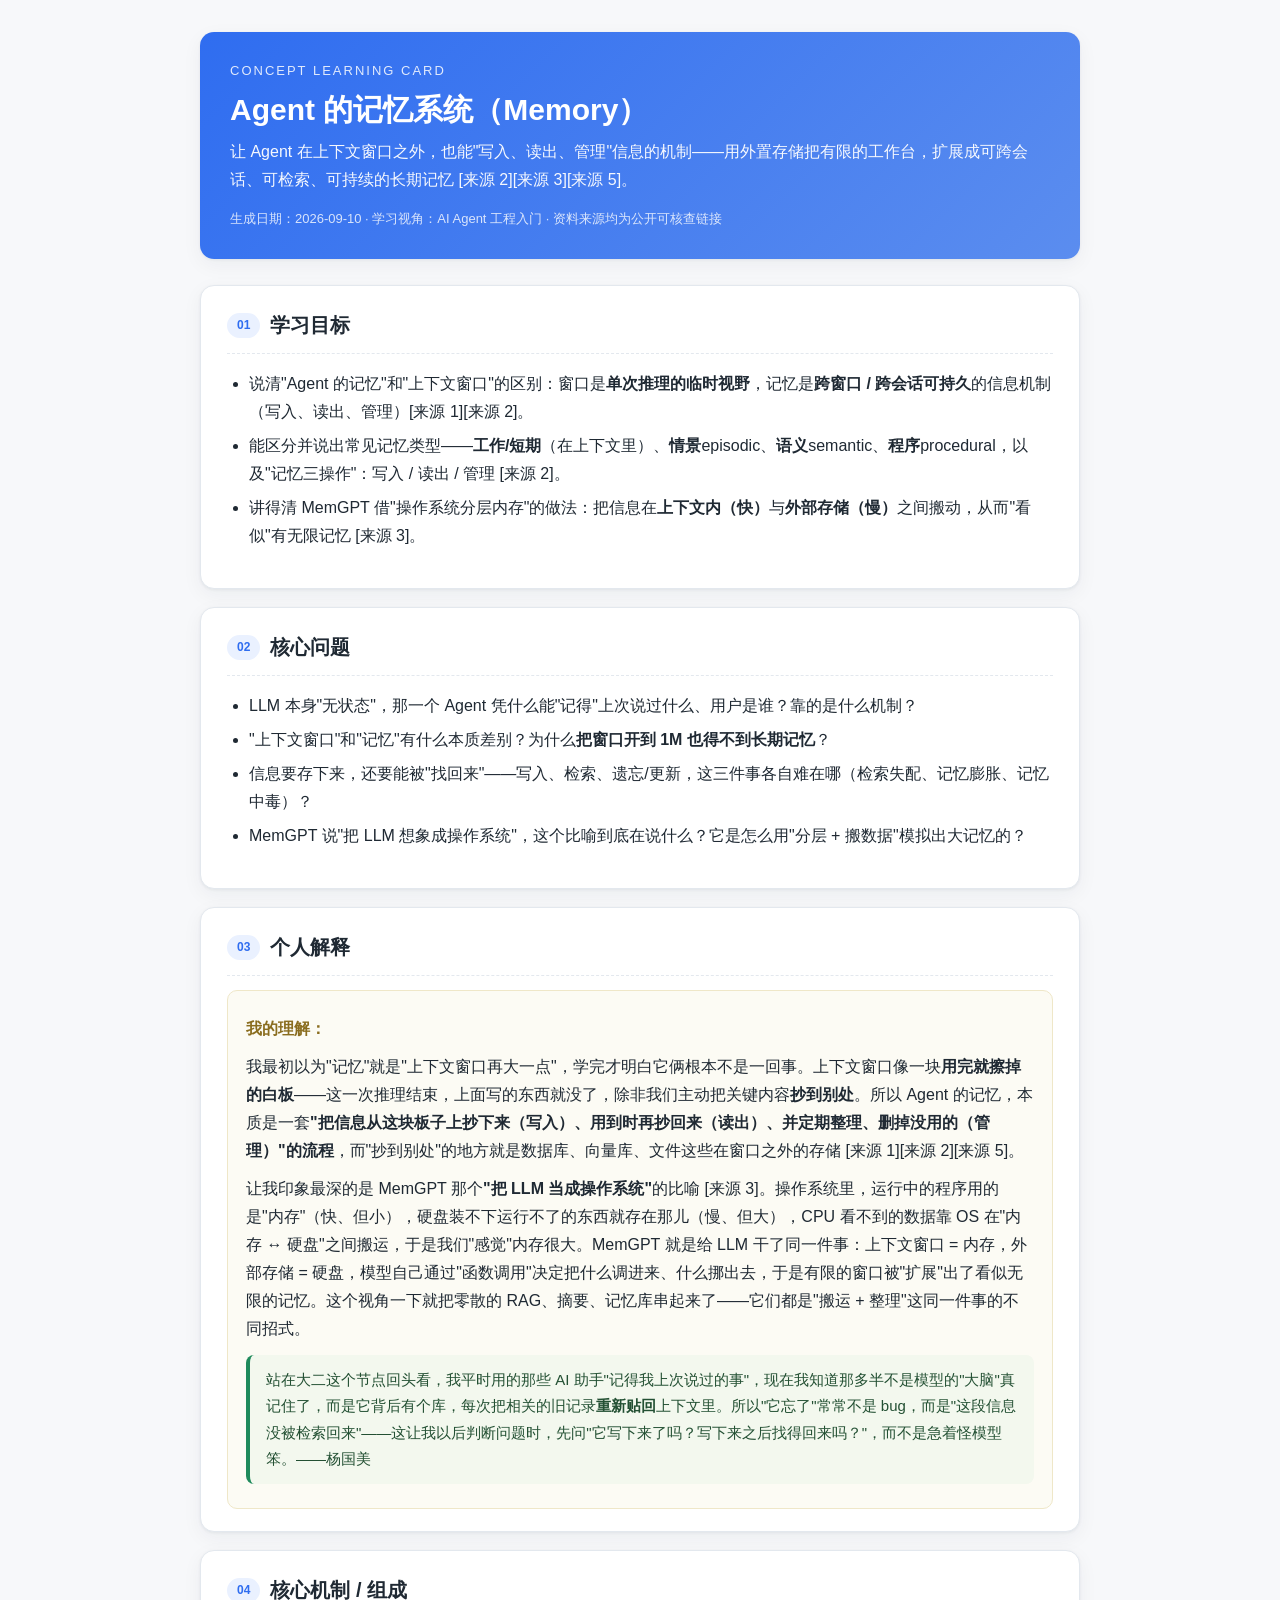
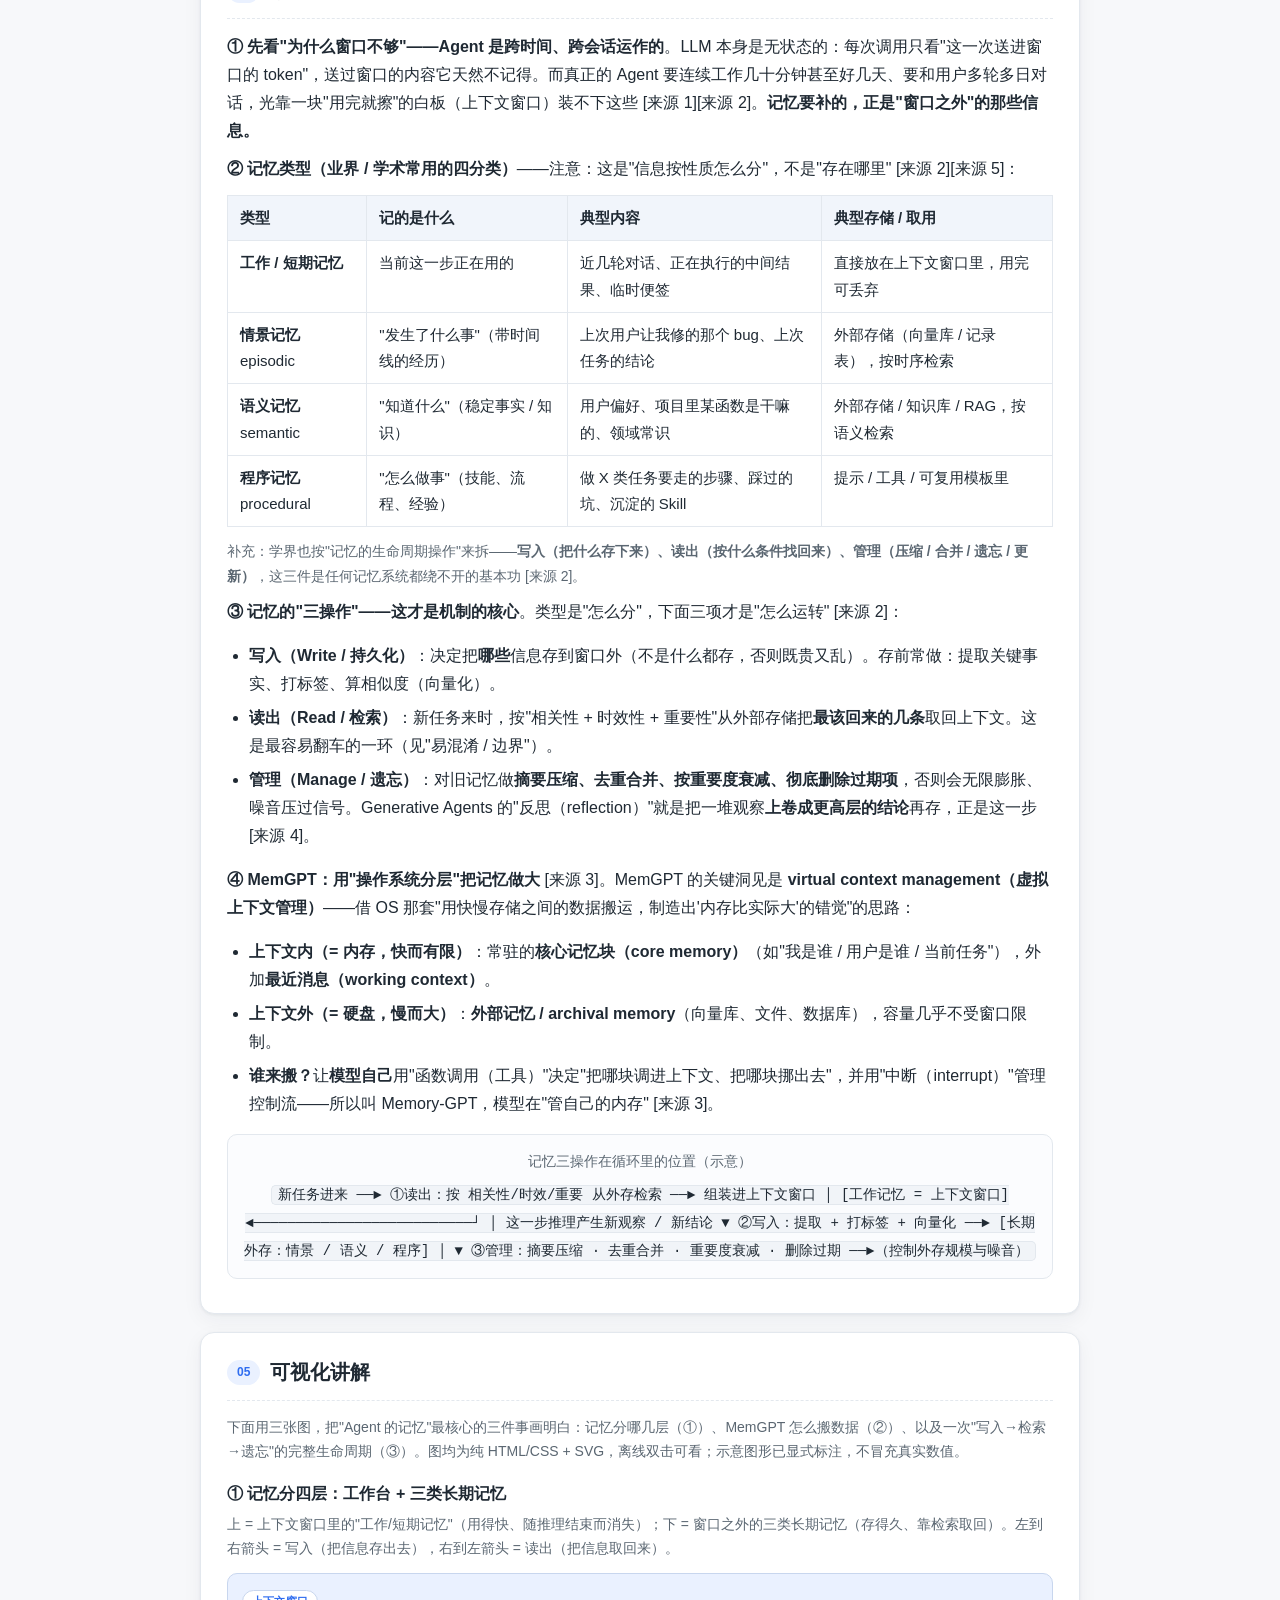
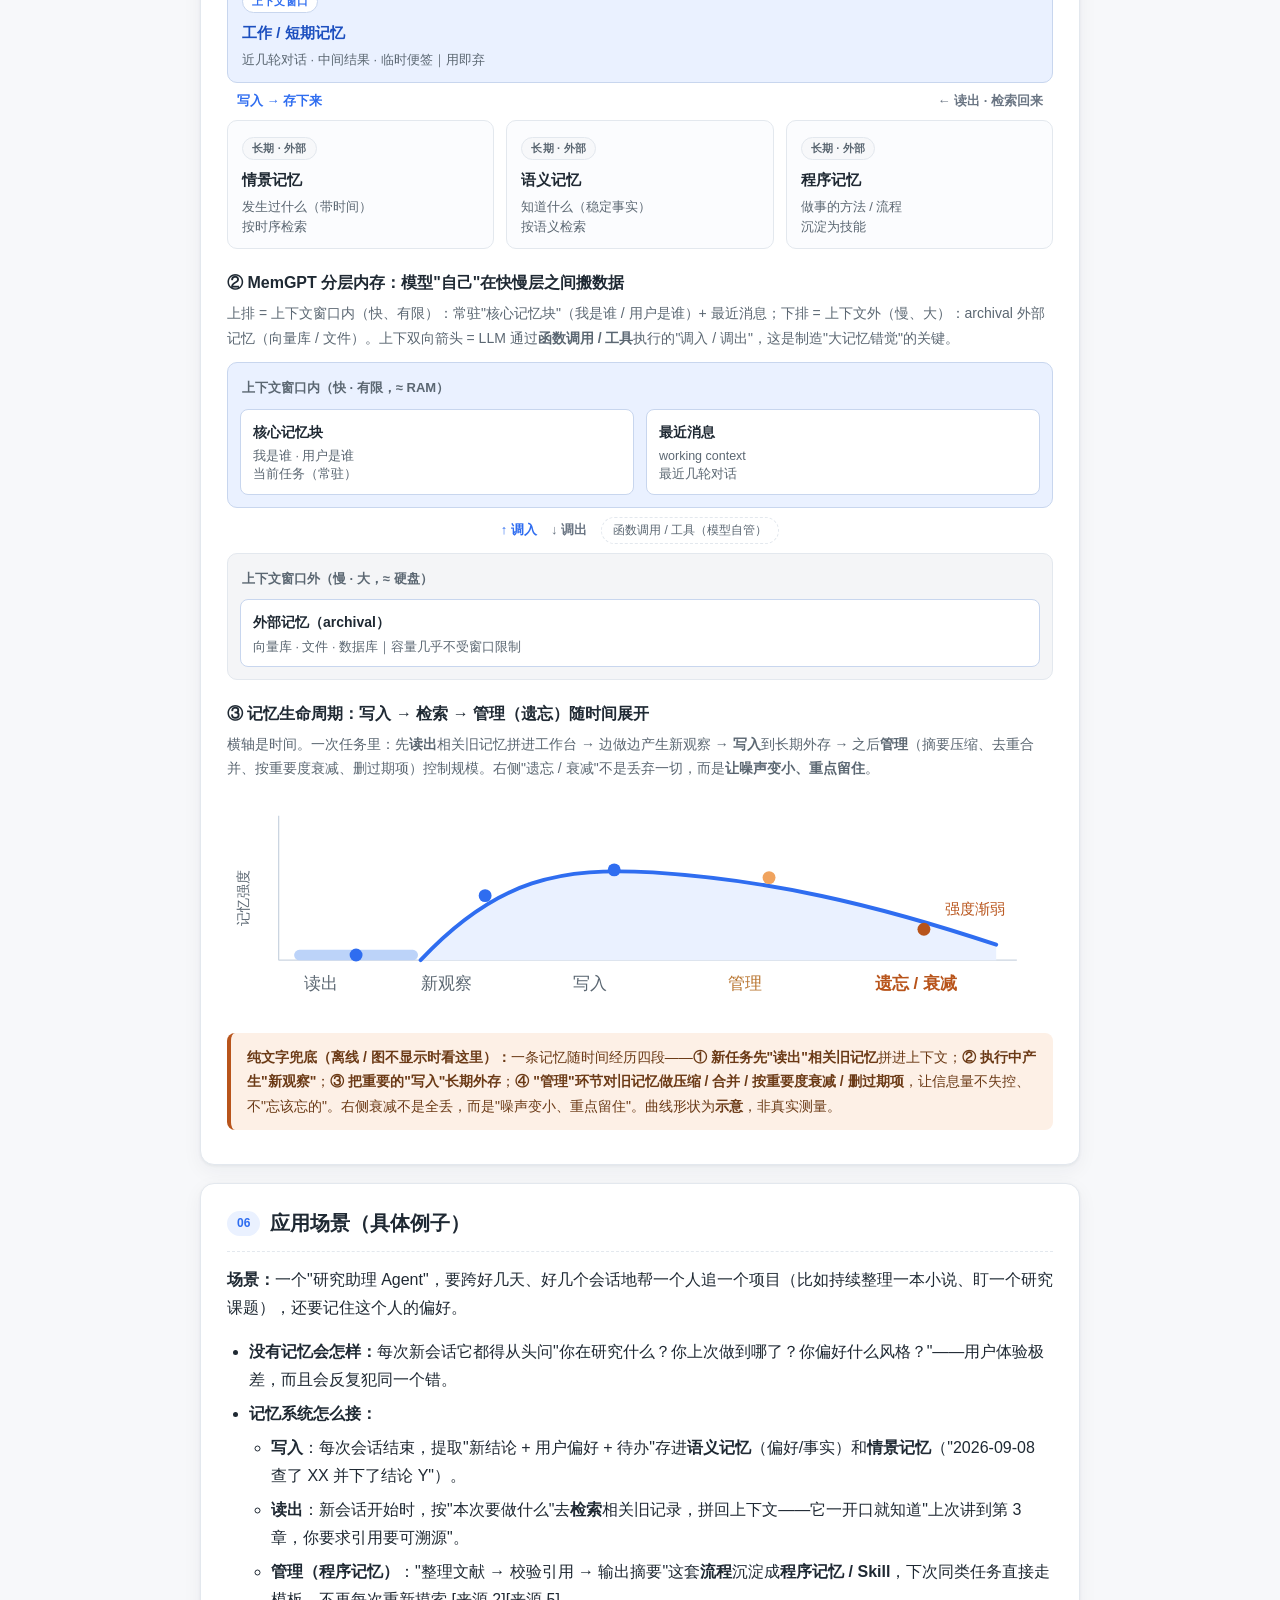
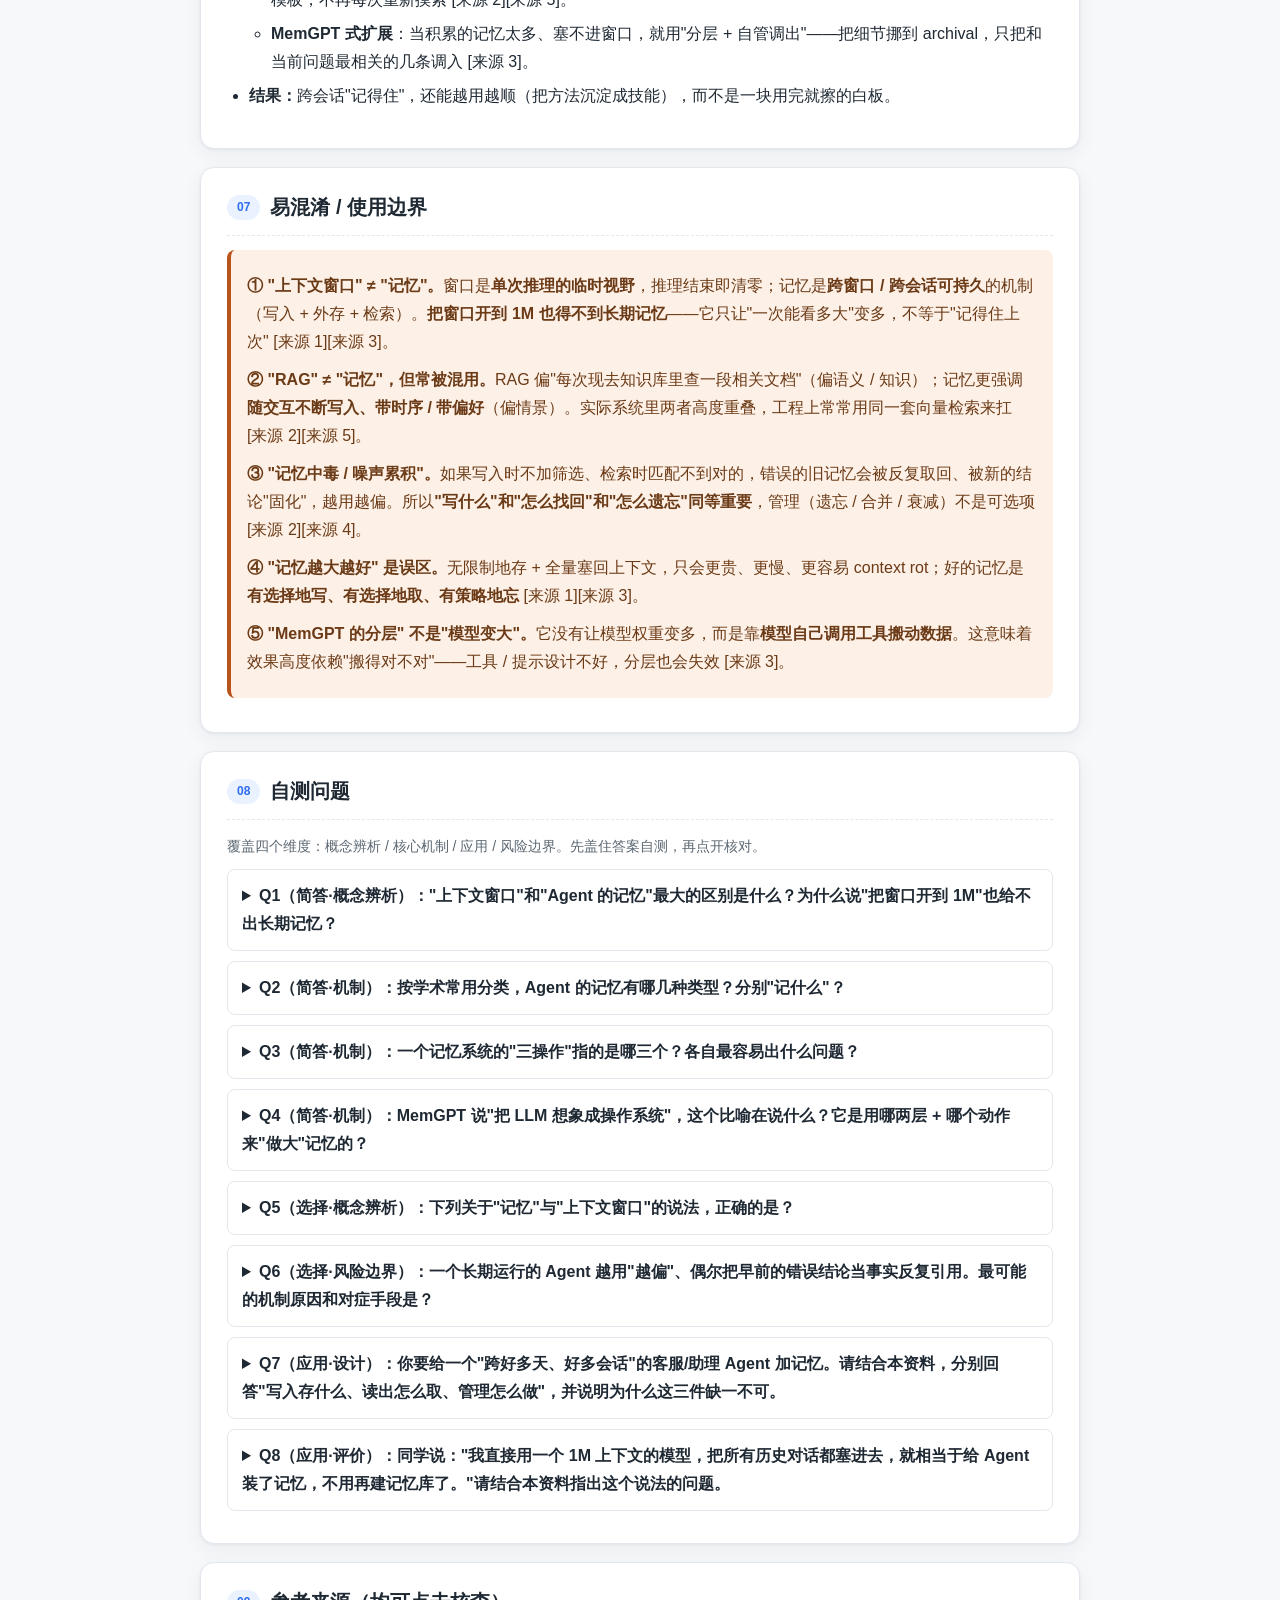
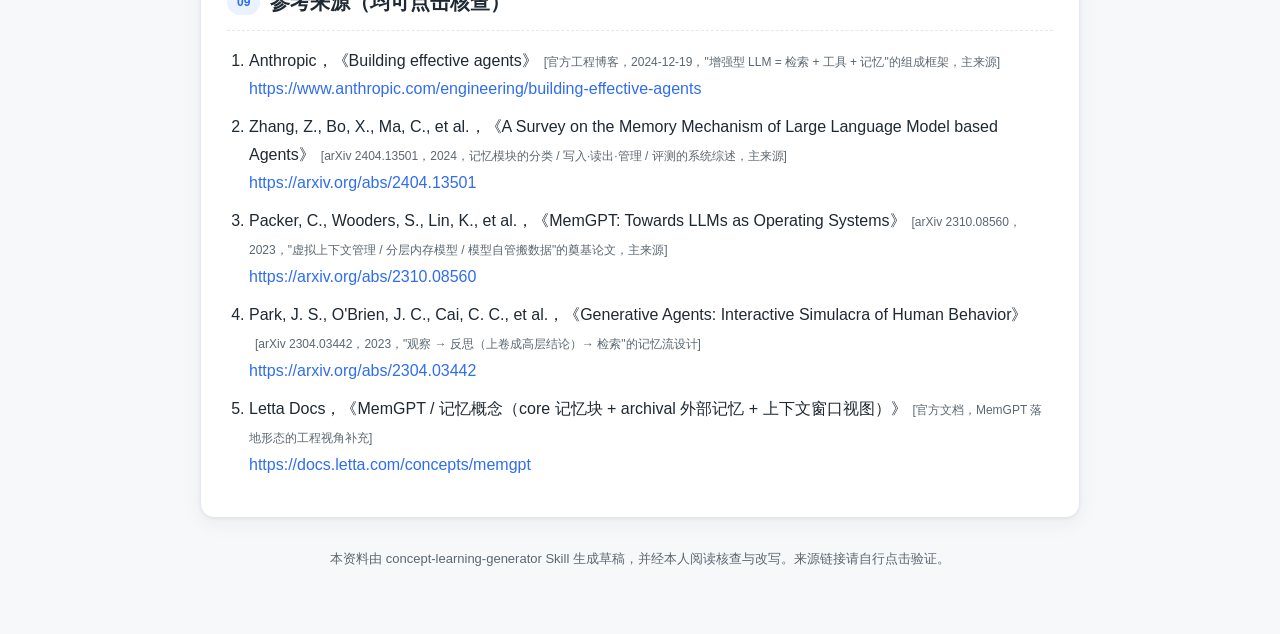
<file: concept-learning-materials/learning-materials/agent-memory.html>
<!DOCTYPE html>
<html lang="zh-CN">
<head>
<meta charset="UTF-8" />
<meta name="viewport" content="width=device-width, initial-scale=1.0" />
<title>概念学习卡片 · Agent 的记忆系统（Memory）</title>
<link rel="stylesheet" href="assets/style.css" />
</head>
<body>
<div class="wrap">

  <header class="doc-head">
    <div class="kicker">Concept Learning Card</div>
    <h1>Agent 的记忆系统（Memory）</h1>
    <p class="def">让 Agent 在上下文窗口之外，也能"写入、读出、管理"信息的机制——用外置存储把有限的工作台，扩展成可跨会话、可检索、可持续的长期记忆 [来源 2][来源 3][来源 5]。</p>
    <div class="meta">生成日期：2026-09-10 · 学习视角：AI Agent 工程入门 · 资料来源均为公开可核查链接</div>
  </header>

  <section class="card">
    <h2><span class="badge">01</span>学习目标</h2>
    <ul>
      <li>说清"Agent 的记忆"和"上下文窗口"的区别：窗口是<b>单次推理的临时视野</b>，记忆是<b>跨窗口 / 跨会话可持久</b>的信息机制（写入、读出、管理）[来源 1][来源 2]。</li>
      <li>能区分并说出常见记忆类型——<b>工作/短期</b>（在上下文里）、<b>情景</b>episodic、<b>语义</b>semantic、<b>程序</b>procedural，以及"记忆三操作"：写入 / 读出 / 管理 [来源 2]。</li>
      <li>讲得清 MemGPT 借"操作系统分层内存"的做法：把信息在<b>上下文内（快）</b>与<b>外部存储（慢）</b>之间搬动，从而"看似"有无限记忆 [来源 3]。</li>
    </ul>
  </section>

  <section class="card">
    <h2><span class="badge">02</span>核心问题</h2>
    <ul>
      <li>LLM 本身"无状态"，那一个 Agent 凭什么能"记得"上次说过什么、用户是谁？靠的是什么机制？</li>
      <li>"上下文窗口"和"记忆"有什么本质差别？为什么<b>把窗口开到 1M 也得不到长期记忆</b>？</li>
      <li>信息要存下来，还要能被"找回来"——写入、检索、遗忘/更新，这三件事各自难在哪（检索失配、记忆膨胀、记忆中毒）？</li>
      <li>MemGPT 说"把 LLM 想象成操作系统"，这个比喻到底在说什么？它是怎么用"分层 + 搬数据"模拟出大记忆的？</li>
    </ul>
  </section>

  <section class="card">
    <h2><span class="badge">03</span>个人解释</h2>
    <div class="personal">
      <p class="who">我的理解：</p>
      <p>我最初以为"记忆"就是"上下文窗口再大一点"，学完才明白它俩根本不是一回事。上下文窗口像一块<b>用完就擦掉的白板</b>——这一次推理结束，上面写的东西就没了，除非我们主动把关键内容<b>抄到别处</b>。所以 Agent 的记忆，本质是一套<b>"把信息从这块板子上抄下来（写入）、用到时再抄回来（读出）、并定期整理、删掉没用的（管理）"的流程</b>，而"抄到别处"的地方就是数据库、向量库、文件这些在窗口之外的存储 [来源 1][来源 2][来源 5]。</p>
      <p>让我印象最深的是 MemGPT 那个<b>"把 LLM 当成操作系统"</b>的比喻 [来源 3]。操作系统里，运行中的程序用的是"内存"（快、但小），硬盘装不下运行不了的东西就存在那儿（慢、但大），CPU 看不到的数据靠 OS 在"内存 ↔ 硬盘"之间搬运，于是我们"感觉"内存很大。MemGPT 就是给 LLM 干了同一件事：上下文窗口 = 内存，外部存储 = 硬盘，模型自己通过"函数调用"决定把什么调进来、什么挪出去，于是有限的窗口被"扩展"出了看似无限的记忆。这个视角一下就把零散的 RAG、摘要、记忆库串起来了——它们都是"搬运 + 整理"这同一件事的不同招式。</p>
      <p class="reflection">站在大二这个节点回头看，我平时用的那些 AI 助手"记得我上次说过的事"，现在我知道那多半不是模型的"大脑"真记住了，而是它背后有个库，每次把相关的旧记录<b>重新贴回</b>上下文里。所以"它忘了"常常不是 bug，而是"这段信息没被检索回来"——这让我以后判断问题时，先问"它写下来了吗？写下来之后找得回来吗？"，而不是急着怪模型笨。——杨国美</p>
    </div>
  </section>

  <section class="card">
    <h2><span class="badge">04</span>核心机制 / 组成</h2>

    <p><b>① 先看"为什么窗口不够"——Agent 是跨时间、跨会话运作的</b>。LLM 本身是无状态的：每次调用只看"这一次送进窗口的 token"，送过窗口的内容它天然不记得。而真正的 Agent 要连续工作几十分钟甚至好几天、要和用户多轮多日对话，光靠一块"用完就擦"的白板（上下文窗口）装不下这些 [来源 1][来源 2]。<b>记忆要补的，正是"窗口之外"的那些信息。</b></p>

    <p><b>② 记忆类型（业界 / 学术常用的四分类）</b>——注意：这是"信息按性质怎么分"，不是"存在哪里" [来源 2][来源 5]：</p>
    <table>
      <thead><tr><th>类型</th><th>记的是什么</th><th>典型内容</th><th>典型存储 / 取用</th></tr></thead>
      <tbody>
        <tr><td><b>工作 / 短期记忆</b></td><td>当前这一步正在用的</td><td>近几轮对话、正在执行的中间结果、临时便签</td><td>直接放在上下文窗口里，用完可丢弃</td></tr>
        <tr><td><b>情景记忆</b> episodic</td><td>"发生了什么事"（带时间线的经历）</td><td>上次用户让我修的那个 bug、上次任务的结论</td><td>外部存储（向量库 / 记录表），按时序检索</td></tr>
        <tr><td><b>语义记忆</b> semantic</td><td>"知道什么"（稳定事实 / 知识）</td><td>用户偏好、项目里某函数是干嘛的、领域常识</td><td>外部存储 / 知识库 / RAG，按语义检索</td></tr>
        <tr><td><b>程序记忆</b> procedural</td><td>"怎么做事"（技能、流程、经验）</td><td>做 X 类任务要走的步骤、踩过的坑、沉淀的 Skill</td><td>提示 / 工具 / 可复用模板里</td></tr>
      </tbody>
    </table>
    <p style="color:var(--muted);font-size:14px;">补充：学界也按"记忆的生命周期操作"来拆——<b>写入（把什么存下来）、读出（按什么条件找回来）、管理（压缩 / 合并 / 遗忘 / 更新）</b>，这三件是任何记忆系统都绕不开的基本功 [来源 2]。</p>

    <p><b>③ 记忆的"三操作"——这才是机制的核心</b>。类型是"怎么分"，下面三项才是"怎么运转" [来源 2]：</p>
    <ul>
      <li><b>写入（Write / 持久化）</b>：决定把<b>哪些</b>信息存到窗口外（不是什么都存，否则既贵又乱）。存前常做：提取关键事实、打标签、算相似度（向量化）。</li>
      <li><b>读出（Read / 检索）</b>：新任务来时，按"相关性 + 时效性 + 重要性"从外部存储把<b>最该回来的几条</b>取回上下文。这是最容易翻车的一环（见"易混淆 / 边界"）。</li>
      <li><b>管理（Manage / 遗忘）</b>：对旧记忆做<b>摘要压缩、去重合并、按重要度衰减、彻底删除过期项</b>，否则会无限膨胀、噪音压过信号。Generative Agents 的"反思（reflection）"就是把一堆观察<b>上卷成更高层的结论</b>再存，正是这一步 [来源 4]。</li>
    </ul>

    <p><b>④ MemGPT：用"操作系统分层"把记忆做大</b> [来源 3]。MemGPT 的关键洞见是 <b>virtual context management（虚拟上下文管理）</b>——借 OS 那套"用快慢存储之间的数据搬运，制造出'内存比实际大'的错觉"的思路：</p>
    <ul>
      <li><b>上下文内（= 内存，快而有限）</b>：常驻的<b>核心记忆块（core memory）</b>（如"我是谁 / 用户是谁 / 当前任务"），外加<b>最近消息（working context）</b>。</li>
      <li><b>上下文外（= 硬盘，慢而大）</b>：<b>外部记忆 / archival memory</b>（向量库、文件、数据库），容量几乎不受窗口限制。</li>
      <li><b>谁来搬？</b>让<b>模型自己</b>用"函数调用（工具）"决定"把哪块调进上下文、把哪块挪出去"，并用"中断（interrupt）"管理控制流——所以叫 Memory-GPT，模型在"管自己的内存" [来源 3]。</li>
    </ul>

    <div class="diagram">
      <p style="margin:0 0 6px;color:var(--muted);font-size:14px;">记忆三操作在循环里的位置（示意）</p>
      <code>新任务进来 ──► ①读出：按 相关性/时效/重要 从外存检索 ──► 组装进上下文窗口
                                                      │
   [工作记忆 = 上下文窗口] ◄──────────────────────────┘
        │  这一步推理产生新观察 / 新结论
        ▼
   ②写入：提取 + 打标签 + 向量化 ──► [长期外存：情景 / 语义 / 程序]
        │
        ▼
   ③管理：摘要压缩 · 去重合并 · 重要度衰减 · 删除过期 ──►（控制外存规模与噪音）</code>
    </div>
  </section>

  <section class="card">
    <h2><span class="badge">05</span>可视化讲解</h2>
    <p style="color:var(--muted);font-size:14px;">下面用三张图，把"Agent 的记忆"最核心的三件事画明白：记忆分哪几层（①）、MemGPT 怎么搬数据（②）、以及一次"写入→检索→遗忘"的完整生命周期（③）。图均为纯 HTML/CSS + SVG，离线双击可看；示意图形已显式标注，不冒充真实数值。</p>

    <h3 style="font-size:16px;margin:16px 0 4px;">① 记忆分四层：工作台 + 三类长期记忆</h3>
    <p class="viz-caption">上 = 上下文窗口里的"工作/短期记忆"（用得快、随推理结束而消失）；下 = 窗口之外的三类长期记忆（存得久、靠检索取回）。左到右箭头 = 写入（把信息存出去），右到左箭头 = 读出（把信息取回来）。</p>
    <div class="mem-map">
      <div class="mem-layer mem-ctx">
        <div class="mem-tag">上下文窗口</div>
        <div class="mem-name">工作 / 短期记忆</div>
        <div class="mem-desc">近几轮对话 · 中间结果 · 临时便签｜用即弃</div>
      </div>
      <div class="mem-io">
        <span class="io-w">写入 → 存下来</span>
        <span class="io-r">← 读出 · 检索回来</span>
      </div>
      <div class="mem-lt-row">
        <div class="mem-layer">
          <div class="mem-tag">长期 · 外部</div>
          <div class="mem-name">情景记忆</div>
          <div class="mem-desc">发生过什么（带时间）<br/>按时序检索</div>
        </div>
        <div class="mem-layer">
          <div class="mem-tag">长期 · 外部</div>
          <div class="mem-name">语义记忆</div>
          <div class="mem-desc">知道什么（稳定事实）<br/>按语义检索</div>
        </div>
        <div class="mem-layer">
          <div class="mem-tag">长期 · 外部</div>
          <div class="mem-name">程序记忆</div>
          <div class="mem-desc">做事的方法 / 流程<br/>沉淀为技能</div>
        </div>
      </div>
    </div>

    <h3 style="font-size:16px;margin:20px 0 4px;">② MemGPT 分层内存：模型"自己"在快慢层之间搬数据</h3>
    <p class="viz-caption">上排 = 上下文窗口内（快、有限）：常驻"核心记忆块"（我是谁 / 用户是谁）+ 最近消息；下排 = 上下文外（慢、大）：archival 外部记忆（向量库 / 文件）。上下双向箭头 = LLM 通过<b>函数调用 / 工具</b>执行的"调入 / 调出"，这是制造"大记忆错觉"的关键。</p>
    <div class="memgpt">
      <div class="mg-inctx">
        <div class="mg-title">上下文窗口内（快 · 有限，≈ RAM）</div>
        <div class="mg-row">
          <div class="mg-box"><b>核心记忆块</b><span>我是谁 · 用户是谁<br/>当前任务（常驻）</span></div>
          <div class="mg-box"><b>最近消息</b><span>working context<br/>最近几轮对话</span></div>
        </div>
      </div>
      <div class="mg-arrow" aria-hidden="true">
        <span class="up">↑ 调入</span>
        <span class="dn">↓ 调出</span>
        <span class="mg-fn">函数调用 / 工具（模型自管）</span>
      </div>
      <div class="mg-outctx">
        <div class="mg-title">上下文窗口外（慢 · 大，≈ 硬盘）</div>
        <div class="mg-box wide"><b>外部记忆（archival）</b><span>向量库 · 文件 · 数据库｜容量几乎不受窗口限制</span></div>
      </div>
    </div>

    <h3 style="font-size:16px;margin:20px 0 4px;">③ 记忆生命周期：写入 → 检索 → 管理（遗忘）随时间展开</h3>
    <p class="viz-caption">横轴是时间。一次任务里：先<b>读出</b>相关旧记忆拼进工作台 → 边做边产生新观察 → <b>写入</b>到长期外存 → 之后<b>管理</b>（摘要压缩、去重合并、按重要度衰减、删过期项）控制规模。右侧"遗忘 / 衰减"不是丢弃一切，而是<b>让噪声变小、重点留住</b>。</p>
    <div class="viz-spectrum">
      <svg viewBox="0 0 640 168" width="100%" role="img" aria-label="记忆生命周期示意：随时间，记忆经历读取、生成、写入、被管理衰减的过程，右侧记忆强度渐弱">
        <!-- 坐标轴 -->
        <line x1="40" y1="16" x2="40" y2="128" stroke="#cbd5e1" stroke-width="1"/>
        <line x1="40" y1="128" x2="612" y2="128" stroke="#cbd5e1" stroke-width="1"/>
        <!-- 读取区（高亮） -->
        <rect x="52" y="120" width="96" height="8" fill="#bcd3f9" rx="4"/>
        <!-- 记忆强度随时间衰减的带 -->
        <path d="M 150 128 C 210 64, 260 56, 330 60 C 420 66, 500 84, 596 116 L 596 128 Z"
              fill="#eaf1ff"/>
        <path d="M 150 128 C 210 64, 260 56, 330 60 C 420 66, 500 84, 596 116"
              fill="none" stroke="#2f6df0" stroke-width="3" stroke-linecap="round"/>
        <!-- 节点标注 -->
        <circle cx="100" cy="124" r="5" fill="#2f6df0"/>
        <circle cx="200" cy="78" r="5" fill="#2f6df0"/>
        <circle cx="300" cy="58" r="5" fill="#2f6df0"/>
        <circle cx="420" cy="64" r="5" fill="#f0a35e"/>
        <circle cx="540" cy="104" r="5" fill="#b8541b"/>
        <!-- 文字 -->
        <text x="60" y="150" font-size="13" fill="#5b6772">读出</text>
        <text x="150" y="150" font-size="13" fill="#5b6772">新观察</text>
        <text x="268" y="150" font-size="13" fill="#5b6772">写入</text>
        <text x="388" y="150" font-size="13" fill="#b8742e">管理</text>
        <text x="502" y="150" font-size="13" fill="#b8541b" font-weight="700">遗忘 / 衰减</text>
        <text x="556" y="92" font-size="12" fill="#b8541b">强度渐弱</text>
        <text x="8" y="72" font-size="11" fill="#5b6772" transform="rotate(-90 16 72)" text-anchor="middle">记忆强度</text>
      </svg>
    </div>
    <div class="note" style="font-size:14px;">
      <p style="margin:0;"><b>纯文字兜底（离线 / 图不显示时看这里）：</b>一条记忆随时间经历四段——<b>① 新任务先"读出"相关旧记忆</b>拼进上下文；<b>② 执行中产生"新观察"</b>；<b>③ 把重要的"写入"长期外存</b>；<b>④ "管理"环节对旧记忆做压缩 / 合并 / 按重要度衰减 / 删过期项</b>，让信息量不失控、不"忘该忘的"。右侧衰减不是全丢，而是"噪声变小、重点留住"。曲线形状为<b>示意</b>，非真实测量。</p>
    </div>
  </section>

  <section class="card">
    <h2><span class="badge">06</span>应用场景（具体例子）</h2>
    <p><b>场景：</b>一个"研究助理 Agent"，要跨好几天、好几个会话地帮一个人追一个项目（比如持续整理一本小说、盯一个研究课题），还要记住这个人的偏好。</p>
    <ul>
      <li><b>没有记忆会怎样：</b>每次新会话它都得从头问"你在研究什么？你上次做到哪了？你偏好什么风格？"——用户体验极差，而且会反复犯同一个错。</li>
      <li><b>记忆系统怎么接：</b>
        <ul>
          <li><b>写入</b>：每次会话结束，提取"新结论 + 用户偏好 + 待办"存进<b>语义记忆</b>（偏好/事实）和<b>情景记忆</b>（"2026-09-08 查了 XX 并下了结论 Y"）。</li>
          <li><b>读出</b>：新会话开始时，按"本次要做什么"去<b>检索</b>相关旧记录，拼回上下文——它一开口就知道"上次讲到第 3 章，你要求引用要可溯源"。</li>
          <li><b>管理（程序记忆）</b>："整理文献 → 校验引用 → 输出摘要"这套<b>流程</b>沉淀成<b>程序记忆 / Skill</b>，下次同类任务直接走模板，不再每次重新摸索 [来源 2][来源 5]。</li>
          <li><b>MemGPT 式扩展</b>：当积累的记忆太多、塞不进窗口，就用"分层 + 自管调出"——把细节挪到 archival，只把和当前问题最相关的几条调入 [来源 3]。</li>
        </ul>
      </li>
      <li><b>结果：</b>跨会话"记得住"，还能越用越顺（把方法沉淀成技能），而不是一块用完就擦的白板。</li>
    </ul>
  </section>

  <section class="card">
    <h2><span class="badge">07</span>易混淆 / 使用边界</h2>
    <div class="note">
      <p><b>① "上下文窗口" ≠ "记忆"。</b>窗口是<b>单次推理的临时视野</b>，推理结束即清零；记忆是<b>跨窗口 / 跨会话可持久</b>的机制（写入 + 外存 + 检索）。<b>把窗口开到 1M 也得不到长期记忆</b>——它只让"一次能看多大"变多，不等于"记得住上次" [来源 1][来源 3]。</p>
      <p><b>② "RAG" ≠ "记忆"，但常被混用。</b>RAG 偏"每次现去知识库里查一段相关文档"（偏语义 / 知识）；记忆更强调<b>随交互不断写入、带时序 / 带偏好</b>（偏情景）。实际系统里两者高度重叠，工程上常常用同一套向量检索来扛 [来源 2][来源 5]。</p>
      <p><b>③ "记忆中毒 / 噪声累积"。</b>如果写入时不加筛选、检索时匹配不到对的，错误的旧记忆会被反复取回、被新的结论"固化"，越用越偏。所以<b>"写什么"和"怎么找回"和"怎么遗忘"同等重要</b>，管理（遗忘 / 合并 / 衰减）不是可选项 [来源 2][来源 4]。</p>
      <p><b>④ "记忆越大越好" 是误区。</b>无限制地存 + 全量塞回上下文，只会更贵、更慢、更容易 context rot；好的记忆是<b>有选择地写、有选择地取、有策略地忘</b> [来源 1][来源 3]。</p>
      <p><b>⑤ "MemGPT 的分层" 不是"模型变大"。</b>它没有让模型权重变多，而是靠<b>模型自己调用工具搬动数据</b>。这意味着效果高度依赖"搬得对不对"——工具 / 提示设计不好，分层也会失效 [来源 3]。</p>
    </div>
  </section>

  <section class="card">
    <h2><span class="badge">08</span>自测问题</h2>
    <p style="color:var(--muted);font-size:14px;">覆盖四个维度：概念辨析 / 核心机制 / 应用 / 风险边界。先盖住答案自测，再点开核对。</p>

    <details>
      <summary>Q1（简答·概念辨析）："上下文窗口"和"Agent 的记忆"最大的区别是什么？为什么说"把窗口开到 1M"也给不出长期记忆？</summary>
      <div class="ans"><b>答：</b>上下文窗口是<b>单次推理的临时视野</b>，推理结束就清零；记忆是<b>跨窗口 / 跨会话可持久</b>的机制，靠"写入外部存储 + 检索 + 管理"实现。开大窗口只提高"一次能看多大"（还会 context rot），但它仍然在推理后就丢，<b>没有"存下来再找回来"这一步</b>，所以给不出"跨会话记得住"的长期记忆。</div>
    </details>
    <details>
      <summary>Q2（简答·机制）：按学术常用分类，Agent 的记忆有哪几种类型？分别"记什么"？</summary>
      <div class="ans"><b>答：</b><b>工作/短期</b>（当前正在用的，放窗口里）；<b>情景</b> episodic（"发生了什么事"，带时间线）；<b>语义</b> semantic（"知道什么"，稳定事实/知识）；<b>程序</b> procedural（"怎么做事"，技能/流程/经验）。</div>
    </details>
    <details>
      <summary>Q3（简答·机制）：一个记忆系统的"三操作"指的是哪三个？各自最容易出什么问题？</summary>
      <div class="ans"><b>答：</b><b>写入</b>（把什么存下来——问题：不是什么都存，否则又贵又乱）；<b>读出/检索</b>（把什么找回来——问题：失配，找错或找不到，最易翻车）；<b>管理</b>（压缩/合并/遗忘/更新——问题：不做就无限膨胀、噪声压过信号）。</div>
    </details>
    <details>
      <summary>Q4（简答·机制）：MemGPT 说"把 LLM 想象成操作系统"，这个比喻在说什么？它是用哪两层 + 哪个动作来"做大"记忆的？</summary>
      <div class="ans"><b>答：</b>借 OS 的"分层内存 + 数据搬运制造出大内存错觉"的思路。<b>两层：</b>上下文内（快·有限，≈ RAM：核心记忆 + 最近消息）/ 上下文外（慢·大，≈ 硬盘：archival 外部记忆）。<b>动作：</b>让<b>模型自己</b>用函数调用/工具在两层间"调入/调出"数据，并管理控制流——于是有限窗口被"扩展"出看似无限的记忆。这技术叫 virtual context management。</div>
    </details>
    <details>
      <summary>Q5（选择·概念辨析）：下列关于"记忆"与"上下文窗口"的说法，正确的是？</summary>
      <div class="ans"><b>答：正确答案 B。</b><br/>
        A. "窗口越大就等于长期记忆越强" —— 错，窗口用完即清零，不等于跨会话记住。<br/>
        <b>B. "记忆 = 在窗口之外，把信息写入外部存储，需要时再检索回来" </b>—— 对，这正是"记忆三操作"的核心。<br/>
        C. "语义记忆记的是'发生过什么'，情景记忆记的是'知道什么'" —— 错，正好说反了。<br/>
        D. "程序记忆存的是用户偏好和历史对话" —— 错，那是语义 / 情景；程序记忆存的是"做事的方法/流程"。</div>
    </details>
    <details>
      <summary>Q6（选择·风险边界）：一个长期运行的 Agent 越用"越偏"、偶尔把早前的错误结论当事实反复引用。最可能的机制原因和对症手段是？</summary>
      <div class="ans"><b>答：正确答案 B。</b><br/>
        A. "把模型换成更大的就好了" —— 无关，这是记忆管理问题，与参数量关系不大。<br/>
        <b>B. "记忆噪声累积 / 记忆中毒：错误的旧记忆被反复检索回来并固化，需要做'管理'（去重、按重要度衰减、删除过期、写入前加筛选）" </b>—— 对。<br/>
        C. "只是上下文窗口太小" —— 错，问题不在"一次能看多大"，而在"存了什么 + 怎么找回"。<br/>
        D. "关掉记忆就行" —— 错，那会丢掉全部长期能力，治标不治本。</div>
    </details>
    <details>
      <summary>Q7（应用·设计）：你要给一个"跨好多天、好多会话"的客服/助理 Agent 加记忆。请结合本资料，分别回答"写入存什么、读出怎么取、管理怎么做"，并说明为什么这三件缺一不可。</summary>
      <div class="ans"><b>答题要点：</b><br/>
        ① <b>写入</b>——每次会话结束提取"新结论 + 用户偏好 + 待办"，按性质分别落到<b>语义记忆</b>（偏好/事实）与<b>情景记忆</b>（带时间线的经历），别什么都存。<br/>
        ② <b>读出</b>——新会话按"本次要做什么"<b>检索</b>最相关的几条（相关性 + 时效 + 重要），拼回上下文，让 Agent 一开口就"接得上"。<br/>
        ③ <b>管理</b>——定期<b>压缩/去重合并/按重要度衰减/删过期项</b>，控制外存规模与噪声，防止"记忆中毒"。<br/>
        缺一不可的原因：只写不读 = 存了找不到；只读不管 = 越用越乱、错误被固化；只写不"写对" = 存一堆没用的。三操作对应"存什么 / 怎么找回 / 怎么收拾"，缺一个系统就断。</div>
    </details>
    <details>
      <summary>Q8（应用·评价）：同学说："我直接用一个 1M 上下文的模型，把所有历史对话都塞进去，就相当于给 Agent 装了记忆，不用再建记忆库了。"请结合本资料指出这个说法的问题。</summary>
      <div class="ans"><b>答题要点：</b><br/>
        ① <b>窗口 ≠ 记忆</b>：再大的窗口也是"单次推理临时视野"，推理结束就丢，<b>给不出跨会话的持久记忆</b>；"塞历史"只是临时把它拼回来，不是真的"记住"。<br/>
        ② <b>context rot</b>：1M 全塞满，模型准确召回反而下降，"装得下" ≠ "用得上"。<br/>
        ③ <b>成本 / 延迟</b>：按 token 计费 + 长序列注意力，全量塞入既贵又慢。<br/>
        ④ 正确做法是<b>真正的记忆机制</b>：有选择地<b>写入</b>外存、按需<b>检索</b>回来、定期<b>管理/遗忘</b>；或像 MemGPT 那样用分层 + 自管调出。"开大窗口"只是缓解，不是答案。</div>
    </details>
  </section>

  <section class="card">
    <h2><span class="badge">09</span>参考来源（均可点击核查）</h2>
    <ol class="refs">
      <li>Anthropic，《Building effective agents》<span class="src-type">[官方工程博客，2024-12-19，"增强型 LLM = 检索 + 工具 + 记忆"的组成框架，主来源]</span><br/><a href="https://www.anthropic.com/engineering/building-effective-agents" target="_blank" rel="noopener">https://www.anthropic.com/engineering/building-effective-agents</a></li>
      <li>Zhang, Z., Bo, X., Ma, C., et al.，《A Survey on the Memory Mechanism of Large Language Model based Agents》<span class="src-type">[arXiv 2404.13501，2024，记忆模块的分类 / 写入·读出·管理 / 评测的系统综述，主来源]</span><br/><a href="https://arxiv.org/abs/2404.13501" target="_blank" rel="noopener">https://arxiv.org/abs/2404.13501</a></li>
      <li>Packer, C., Wooders, S., Lin, K., et al.，《MemGPT: Towards LLMs as Operating Systems》<span class="src-type">[arXiv 2310.08560，2023，"虚拟上下文管理 / 分层内存模型 / 模型自管搬数据"的奠基论文，主来源]</span><br/><a href="https://arxiv.org/abs/2310.08560" target="_blank" rel="noopener">https://arxiv.org/abs/2310.08560</a></li>
      <li>Park, J. S., O'Brien, J. C., Cai, C. C., et al.，《Generative Agents: Interactive Simulacra of Human Behavior》<span class="src-type">[arXiv 2304.03442，2023，"观察 → 反思（上卷成高层结论）→ 检索"的记忆流设计]</span><br/><a href="https://arxiv.org/abs/2304.03442" target="_blank" rel="noopener">https://arxiv.org/abs/2304.03442</a></li>
      <li>Letta Docs，《MemGPT / 记忆概念（core 记忆块 + archival 外部记忆 + 上下文窗口视图）》<span class="src-type">[官方文档，MemGPT 落地形态的工程视角补充]</span><br/><a href="https://docs.letta.com/concepts/memgpt" target="_blank" rel="noopener">https://docs.letta.com/concepts/memgpt</a></li>
    </ol>
  </section>

  <footer class="doc-foot">本资料由 concept-learning-generator Skill 生成草稿，并经本人阅读核查与改写。来源链接请自行点击验证。</footer>
</div>

</body>
</html>
</file>
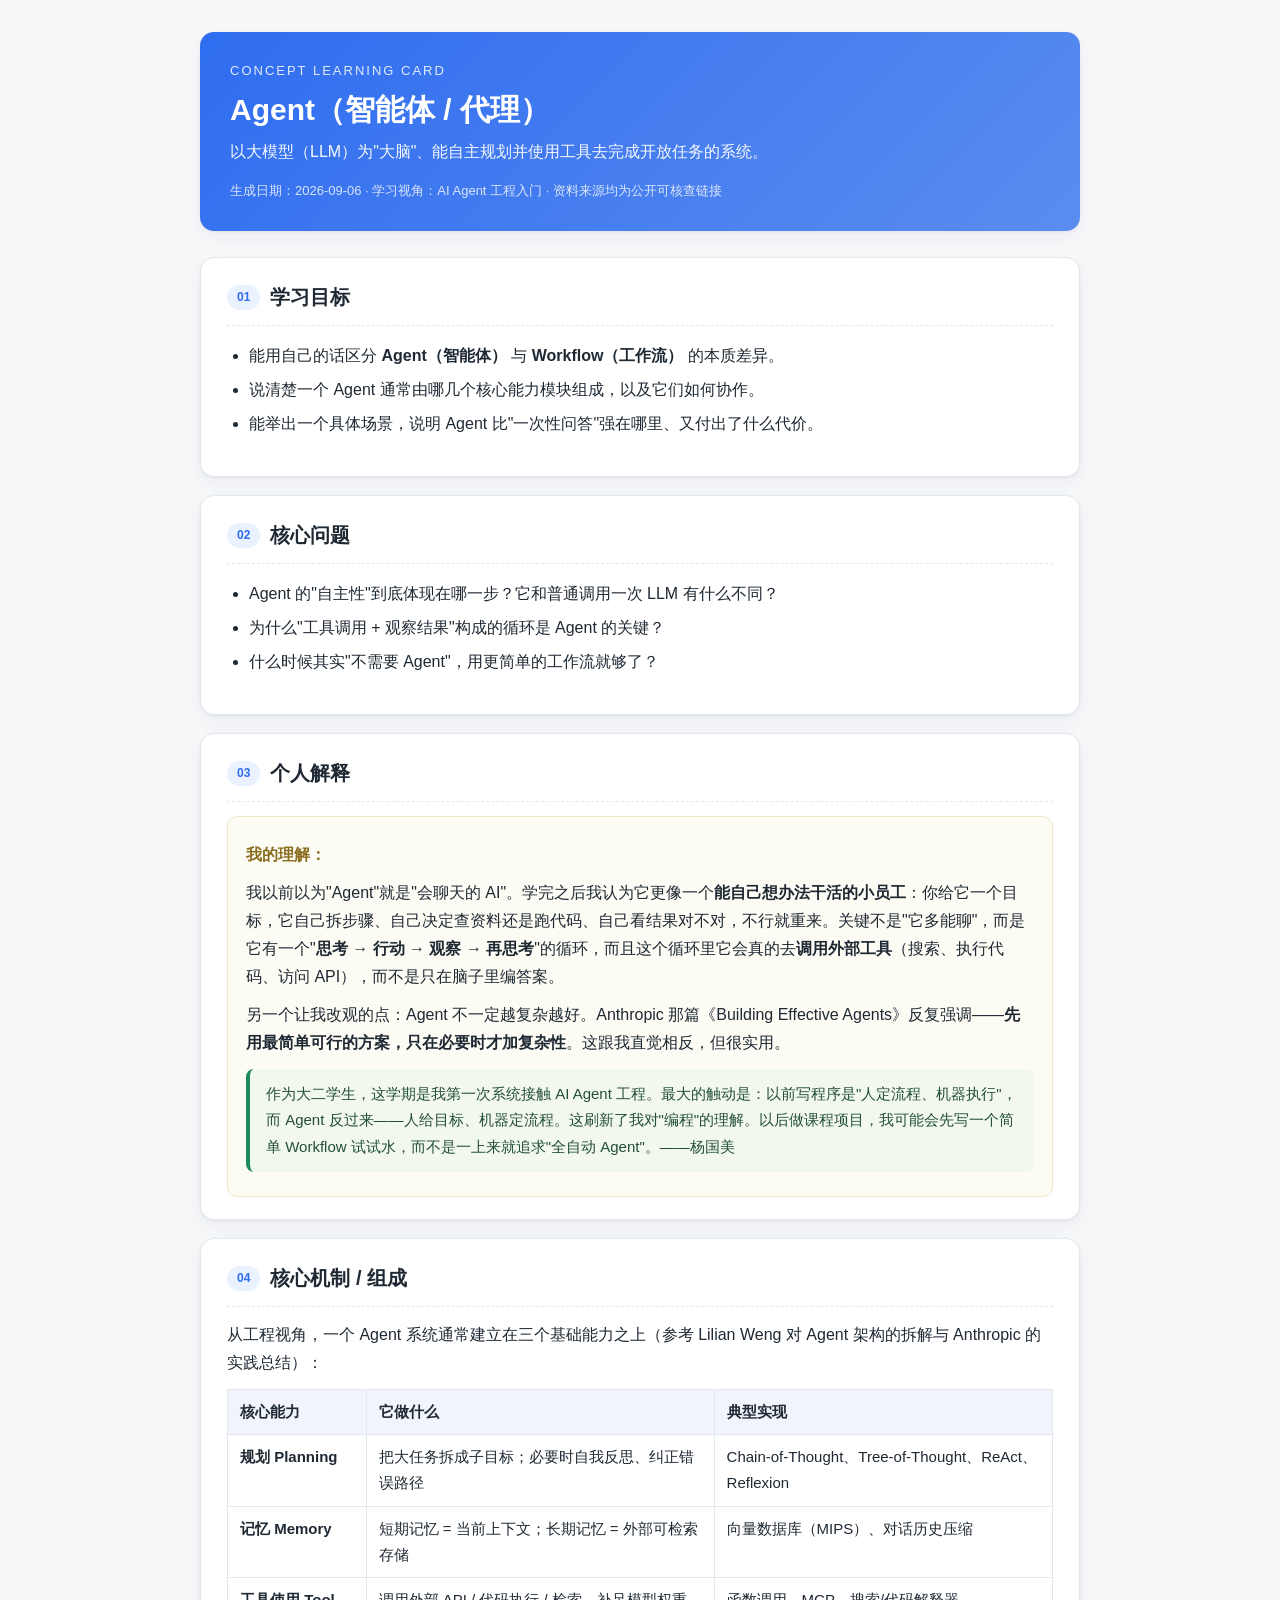
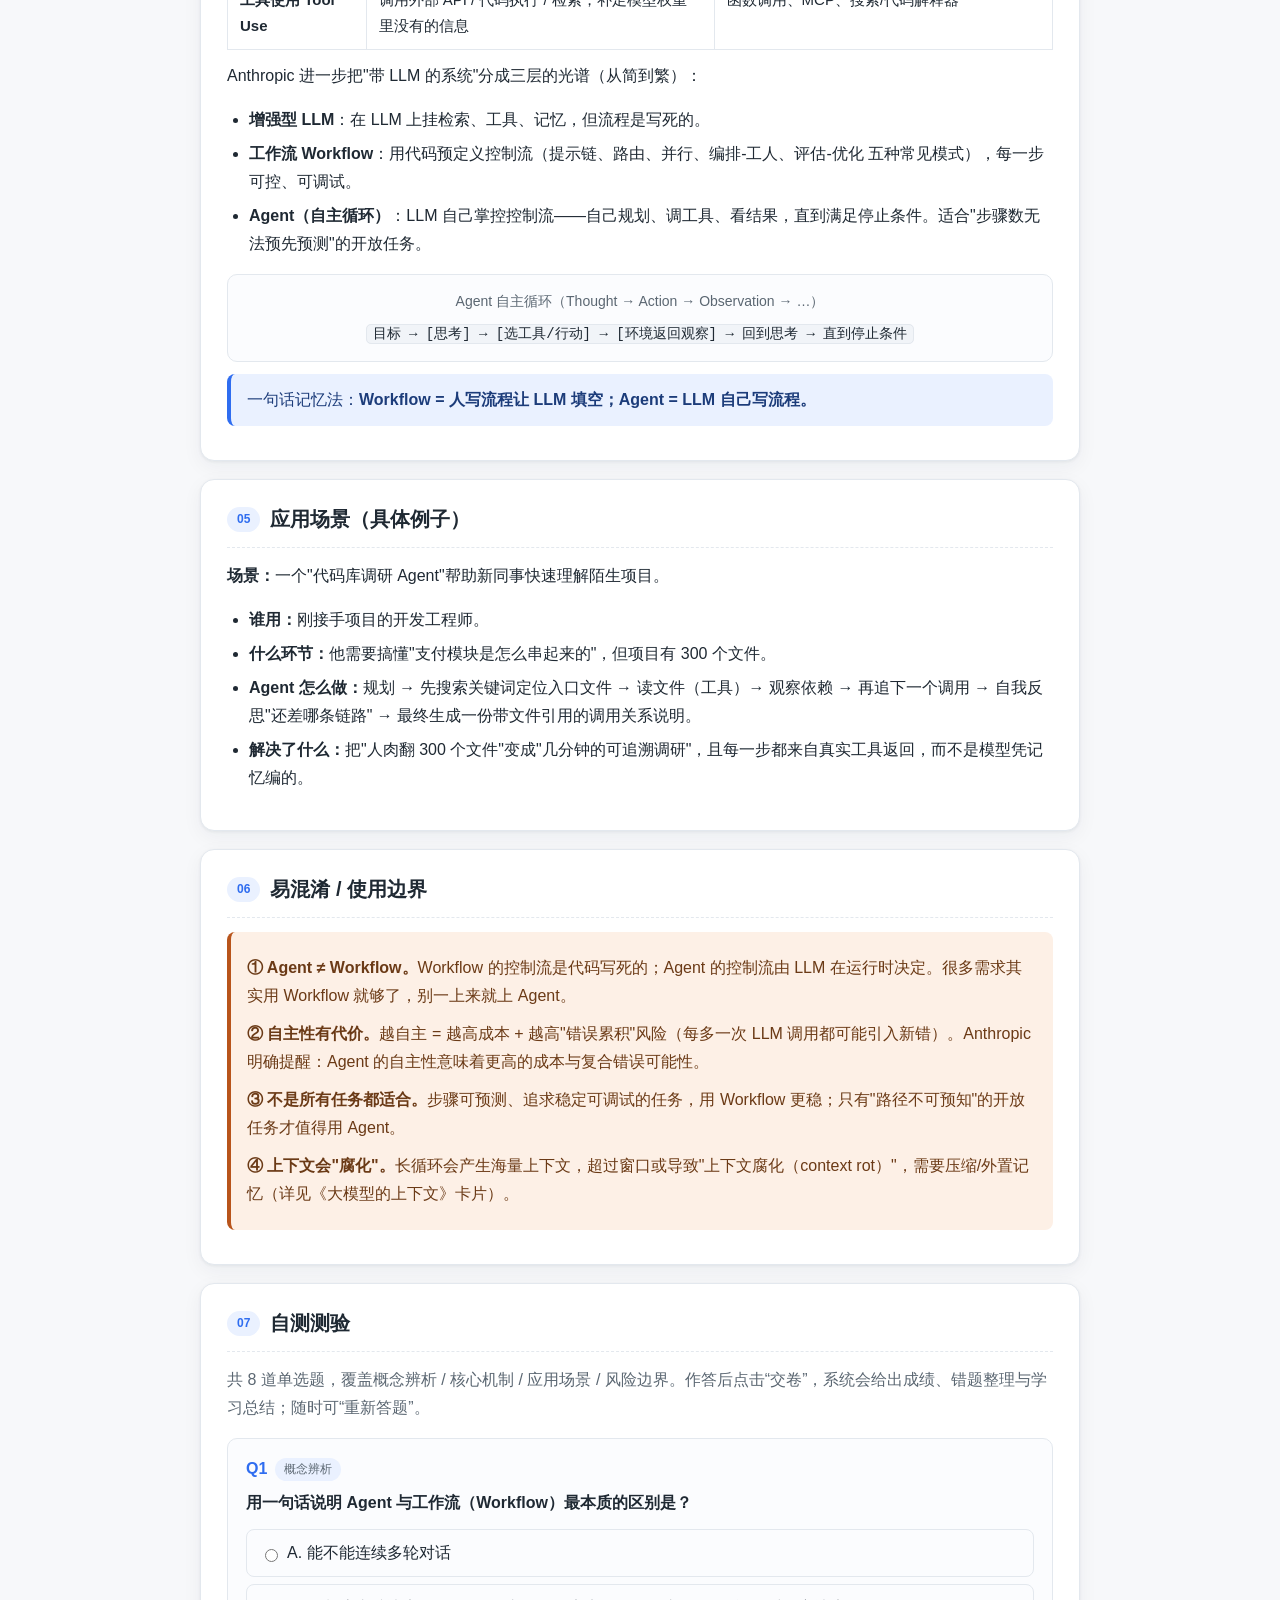
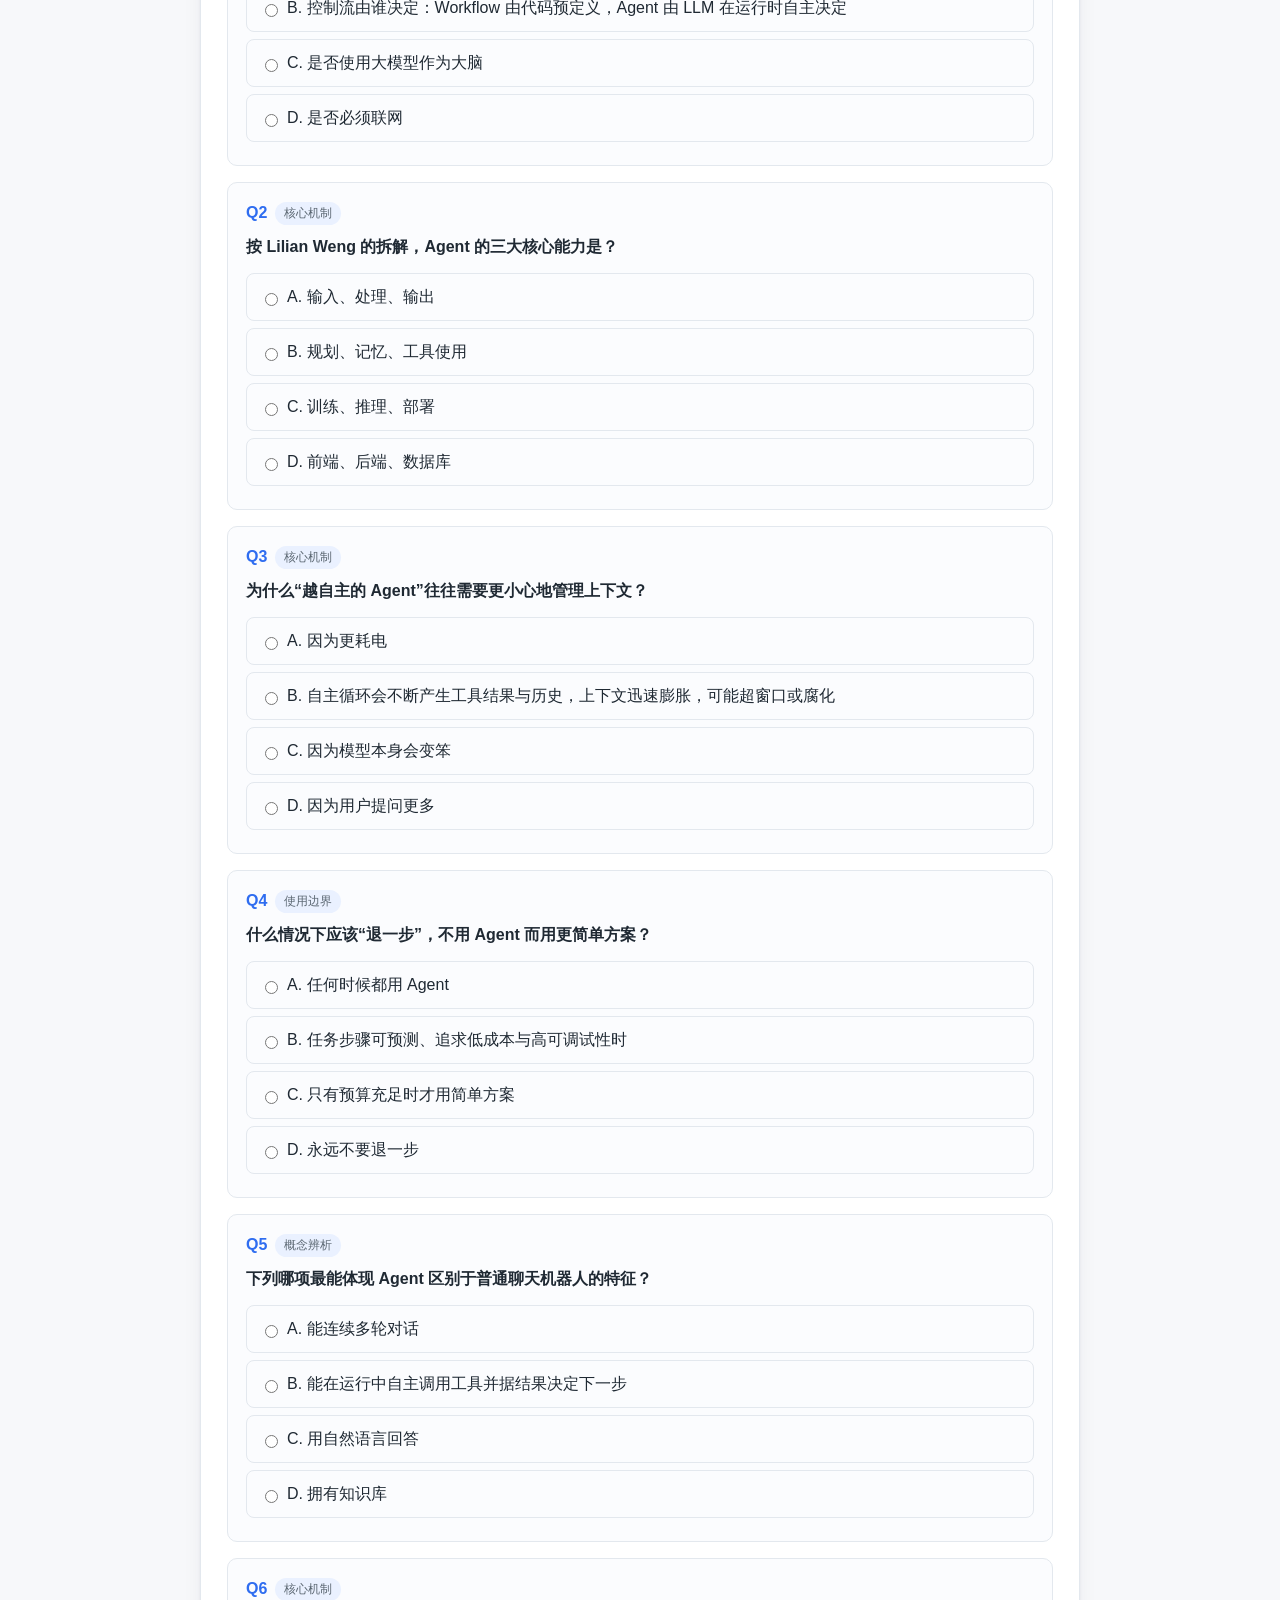
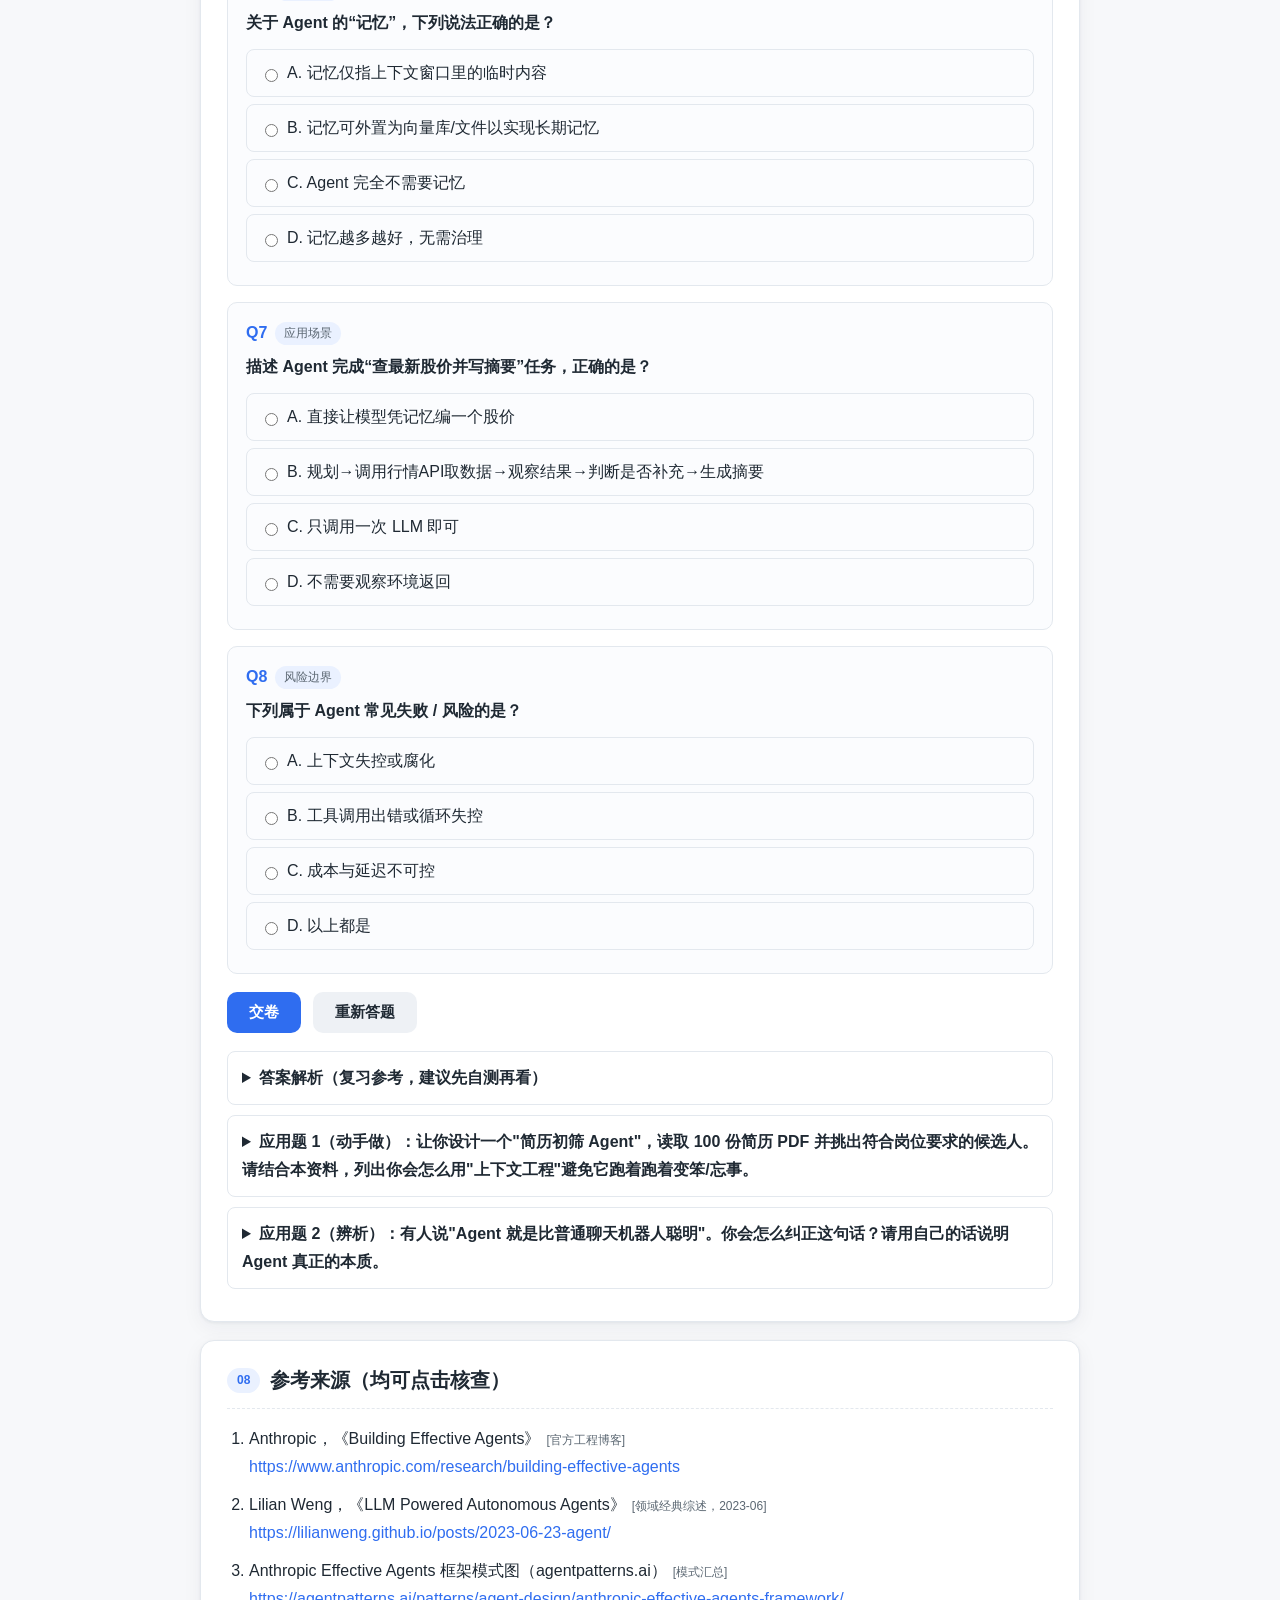
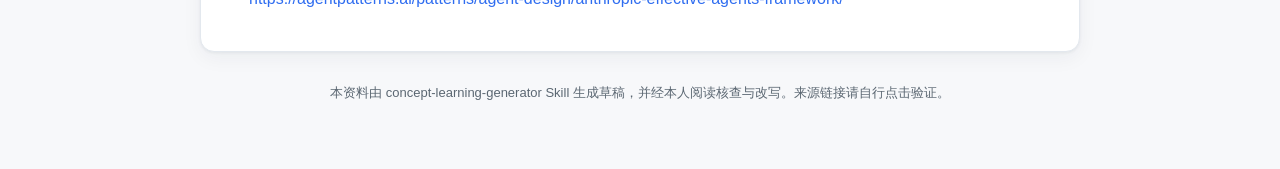
<file: concept-learning-materials/learning-materials/agent.html>
<!DOCTYPE html>
<html lang="zh-CN">
<head>
<meta charset="UTF-8" />
<meta name="viewport" content="width=device-width, initial-scale=1.0" />
<title>概念学习卡片 · Agent（智能体）</title>
<link rel="stylesheet" href="assets/style.css" />
</head>
<body>
<div class="wrap">

  <header class="doc-head">
    <div class="kicker">Concept Learning Card</div>
    <h1>Agent（智能体 / 代理）</h1>
    <p class="def">以大模型（LLM）为"大脑"、能自主规划并使用工具去完成开放任务的系统。</p>
    <div class="meta">生成日期：2026-09-06 · 学习视角：AI Agent 工程入门 · 资料来源均为公开可核查链接</div>
  </header>

  <section class="card">
    <h2><span class="badge">01</span>学习目标</h2>
    <ul>
      <li>能用自己的话区分 <b>Agent（智能体）</b> 与 <b>Workflow（工作流）</b> 的本质差异。</li>
      <li>说清楚一个 Agent 通常由哪几个核心能力模块组成，以及它们如何协作。</li>
      <li>能举出一个具体场景，说明 Agent 比"一次性问答"强在哪里、又付出了什么代价。</li>
    </ul>
  </section>

  <section class="card">
    <h2><span class="badge">02</span>核心问题</h2>
    <ul>
      <li>Agent 的"自主性"到底体现在哪一步？它和普通调用一次 LLM 有什么不同？</li>
      <li>为什么"工具调用 + 观察结果"构成的循环是 Agent 的关键？</li>
      <li>什么时候其实"不需要 Agent"，用更简单的工作流就够了？</li>
    </ul>
  </section>

  <section class="card">
    <h2><span class="badge">03</span>个人解释</h2>
    <div class="personal">
      <p class="who">我的理解：</p>
      <p>我以前以为"Agent"就是"会聊天的 AI"。学完之后我认为它更像一个<b>能自己想办法干活的小员工</b>：你给它一个目标，它自己拆步骤、自己决定查资料还是跑代码、自己看结果对不对，不行就重来。关键不是"它多能聊"，而是它有一个"<b>思考 → 行动 → 观察 → 再思考</b>"的循环，而且这个循环里它会真的去<b>调用外部工具</b>（搜索、执行代码、访问 API），而不是只在脑子里编答案。</p>
      <p>另一个让我改观的点：Agent 不一定越复杂越好。Anthropic 那篇《Building Effective Agents》反复强调——<b>先用最简单可行的方案，只在必要时才加复杂性</b>。这跟我直觉相反，但很实用。</p>
      <p class="reflection">作为大二学生，这学期是我第一次系统接触 AI Agent 工程。最大的触动是：以前写程序是"人定流程、机器执行"，而 Agent 反过来——人给目标、机器定流程。这刷新了我对"编程"的理解。以后做课程项目，我可能会先写一个简单 Workflow 试试水，而不是一上来就追求"全自动 Agent"。——杨国美</p>
    </div>
  </section>

  <section class="card">
    <h2><span class="badge">04</span>核心机制 / 组成</h2>
    <p>从工程视角，一个 Agent 系统通常建立在三个基础能力之上（参考 Lilian Weng 对 Agent 架构的拆解与 Anthropic 的实践总结）：</p>
    <table>
      <thead><tr><th>核心能力</th><th>它做什么</th><th>典型实现</th></tr></thead>
      <tbody>
        <tr><td><b>规划 Planning</b></td><td>把大任务拆成子目标；必要时自我反思、纠正错误路径</td><td>Chain-of-Thought、Tree-of-Thought、ReAct、Reflexion</td></tr>
        <tr><td><b>记忆 Memory</b></td><td>短期记忆 = 当前上下文；长期记忆 = 外部可检索存储</td><td>向量数据库（MIPS）、对话历史压缩</td></tr>
        <tr><td><b>工具使用 Tool Use</b></td><td>调用外部 API / 代码执行 / 检索，补足模型权重里没有的信息</td><td>函数调用、MCP、搜索/代码解释器</td></tr>
      </tbody>
    </table>

    <p>Anthropic 进一步把"带 LLM 的系统"分成三层的光谱（从简到繁）：</p>
    <ul>
      <li><b>增强型 LLM</b>：在 LLM 上挂检索、工具、记忆，但流程是写死的。</li>
      <li><b>工作流 Workflow</b>：用代码预定义控制流（提示链、路由、并行、编排-工人、评估-优化 五种常见模式），每一步可控、可调试。</li>
      <li><b>Agent（自主循环）</b>：LLM 自己掌控控制流——自己规划、调工具、看结果，直到满足停止条件。适合"步骤数无法预先预测"的开放任务。</li>
    </ul>

    <div class="diagram">
      <p style="margin:0 0 6px;color:var(--muted);font-size:14px;">Agent 自主循环（Thought → Action → Observation → …）</p>
      <code>目标 → [思考] → [选工具/行动] → [环境返回观察] → 回到思考 → 直到停止条件</code>
    </div>
    <p class="tip">一句话记忆法：<b>Workflow = 人写流程让 LLM 填空；Agent = LLM 自己写流程。</b></p>
  </section>

  <section class="card">
    <h2><span class="badge">05</span>应用场景（具体例子）</h2>
    <p><b>场景：</b>一个"代码库调研 Agent"帮助新同事快速理解陌生项目。</p>
    <ul>
      <li><b>谁用：</b>刚接手项目的开发工程师。</li>
      <li><b>什么环节：</b>他需要搞懂"支付模块是怎么串起来的"，但项目有 300 个文件。</li>
      <li><b>Agent 怎么做：</b>规划 → 先搜索关键词定位入口文件 → 读文件（工具）→ 观察依赖 → 再追下一个调用 → 自我反思"还差哪条链路" → 最终生成一份带文件引用的调用关系说明。</li>
      <li><b>解决了什么：</b>把"人肉翻 300 个文件"变成"几分钟的可追溯调研"，且每一步都来自真实工具返回，而不是模型凭记忆编的。</li>
    </ul>
  </section>

  <section class="card">
    <h2><span class="badge">06</span>易混淆 / 使用边界</h2>
    <div class="note">
      <p><b>① Agent ≠ Workflow。</b>Workflow 的控制流是代码写死的；Agent 的控制流由 LLM 在运行时决定。很多需求其实用 Workflow 就够了，别一上来就上 Agent。</p>
      <p><b>② 自主性有代价。</b>越自主 = 越高成本 + 越高"错误累积"风险（每多一次 LLM 调用都可能引入新错）。Anthropic 明确提醒：Agent 的自主性意味着更高的成本与复合错误可能性。</p>
      <p><b>③ 不是所有任务都适合。</b>步骤可预测、追求稳定可调试的任务，用 Workflow 更稳；只有"路径不可预知"的开放任务才值得用 Agent。</p>
      <p><b>④ 上下文会"腐化"。</b>长循环会产生海量上下文，超过窗口或导致"上下文腐化（context rot）"，需要压缩/外置记忆（详见《大模型的上下文》卡片）。</p>
    </div>
  </section>

  <section class="card">
    <h2><span class="badge">07</span>自测测验</h2>
    <p class="quiz-intro">共 8 道单选题，覆盖概念辨析 / 核心机制 / 应用场景 / 风险边界。作答后点击“交卷”，系统会给出成绩、错题整理与学习总结；随时可“重新答题”。</p>
    <div id="quiz"></div>
    <div class="quiz-actions">
      <button class="quiz-btn primary" type="button" onclick="grade()">交卷</button>
      <button class="quiz-btn ghost" type="button" onclick="resetQuiz()">重新答题</button>
    </div>
    <div id="result"></div>
    <details class="quiz-key">
      <summary>答案解析（复习参考，建议先自测再看）</summary>
      <ol>
        <li><b>Q1 概念辨析：</b>正确答案 B。本质区别在于控制流由谁决定——Workflow 由代码预定义，Agent 由 LLM 在运行时自主决定。</li>
        <li><b>Q2 核心机制：</b>正确答案 B。三大核心能力是规划（Planning）、记忆（Memory）、工具使用（Tool Use）。</li>
        <li><b>Q3 核心机制：</b>正确答案 B。自主循环不断产生工具结果与历史，上下文迅速膨胀，可能超窗口或“上下文腐化”，需压缩/外置。</li>
        <li><b>Q4 使用边界：</b>正确答案 B。任务步骤可预测、追求低成本与高可调试性时，优先用增强型 LLM 或 Workflow。</li>
        <li><b>Q5 概念辨析：</b>正确答案 B。Agent 的关键在于运行时自主调用工具、并基于观察结果推进任务的闭环。</li>
        <li><b>Q6 核心机制：</b>正确答案 B。记忆分短期（上下文窗口）与长期（外置向量库/文件），可突破窗口限制但需治理。</li>
        <li><b>Q7 应用场景：</b>正确答案 B。流程为：规划拆步骤 → 调行情 API 取真实数据 → 观察 → 判断补充 → 生成摘要；失败则重试/换源。</li>
        <li><b>Q8 风险边界：</b>正确答案 D。上下文失控、工具/循环出错、成本延迟不可控，都是常见风险。</li>
      </ol>
    </details>
    <details>
      <summary>应用题 1（动手做）：让你设计一个"简历初筛 Agent"，读取 100 份简历 PDF 并挑出符合岗位要求的候选人。请结合本资料，列出你会怎么用"上下文工程"避免它跑着跑着变笨/忘事。</summary>
      <div class="ans"><b>答题要点：</b>① Offload——把 100 份 PDF 外置到文件，只把"当前正在看的那份的关键字段"放进上下文；② Reduce——定期把已处理进度压缩成"已看 N 份/已筛出 M 份"的摘要；③ 把"岗位要求清单"写在上下文首尾，对抗 Lost in the Middle；④ 设步数/预算上限与人工兜底，防止循环失控与成本爆炸；⑤ 简历筛选步骤相对可预测，可用 Workflow（固定流程）而非完全自主 Agent。</div>
    </details>
    <details>
      <summary>应用题 2（辨析）：有人说"Agent 就是比普通聊天机器人聪明"。你会怎么纠正这句话？请用自己的话说明 Agent 真正的本质。</summary>
      <div class="ans"><b>答题要点：</b>聪明与否取决于底层模型；Agent 的本质是"自主性 + 工具调用 + 观察闭环"：人给目标，它自己规划步骤、调用工具、看结果、再决定下一步，直到满足停止条件。普通聊天机器人多为一次性问答，不真的去执行动作或观察环境。所以 Agent 强在"能干活/闭环"，不是"更聪明"。</div>
    </details>
    <script>
    const QUIZ = [
      { dim:"概念辨析", q:"用一句话说明 Agent 与工作流（Workflow）最本质的区别是？",
        options:["能不能连续多轮对话","控制流由谁决定：Workflow 由代码预定义，Agent 由 LLM 在运行时自主决定","是否使用大模型作为大脑","是否必须联网"],
        answer:1,
        explain:"Workflow 的控制流由代码写死；Agent 的控制流由 LLM 在运行时自主决定。多轮对话、用大模型、联网都不是本质区别。" },
      { dim:"核心机制", q:"按 Lilian Weng 的拆解，Agent 的三大核心能力是？",
        options:["输入、处理、输出","规划、记忆、工具使用","训练、推理、部署","前端、后端、数据库"],
        answer:1,
        explain:"三大核心能力是：规划（Planning）、记忆（Memory）、工具使用（Tool Use）。" },
      { dim:"核心机制", q:"为什么“越自主的 Agent”往往需要更小心地管理上下文？",
        options:["因为更耗电","自主循环会不断产生工具结果与历史，上下文迅速膨胀，可能超窗口或腐化","因为模型本身会变笨","因为用户提问更多"],
        answer:1,
        explain:"自主循环不断产生工具调用结果与历史，上下文膨胀，既可能超出窗口上限，也会因“上下文腐化”降低注意力与准确率，所以要压缩/外置。" },
      { dim:"使用边界", q:"什么情况下应该“退一步”，不用 Agent 而用更简单方案？",
        options:["任何时候都用 Agent","任务步骤可预测、追求低成本与高可调试性时","只有预算充足时才用简单方案","永远不要退一步"],
        answer:1,
        explain:"当任务步骤可预测、追求低成本与高可调试性时，优先用增强型 LLM 或 Workflow；只有路径不可预知的开放任务才上 Agent。" },
      { dim:"概念辨析", q:"下列哪项最能体现 Agent 区别于普通聊天机器人的特征？",
        options:["能连续多轮对话","能在运行中自主调用工具并据结果决定下一步","用自然语言回答","拥有知识库"],
        answer:1,
        explain:"普通聊天机器人多为一问一答；Agent 的关键在于运行时自主决定调用工具、基于观察结果推进任务，形成“思考→行动→观察”闭环。" },
      { dim:"核心机制", q:"关于 Agent 的“记忆”，下列说法正确的是？",
        options:["记忆仅指上下文窗口里的临时内容","记忆可外置为向量库/文件以实现长期记忆","Agent 完全不需要记忆","记忆越多越好，无需治理"],
        answer:1,
        explain:"记忆分短期（上下文窗口）与长期（外置存储如向量库、文件）；外置长期记忆可突破窗口限制，但也不是“越多越好”，需要取舍与治理。" },
      { dim:"应用场景", q:"描述 Agent 完成“查最新股价并写摘要”任务，正确的是？",
        options:["直接让模型凭记忆编一个股价","规划→调用行情API取数据→观察结果→判断是否补充→生成摘要","只调用一次 LLM 即可","不需要观察环境返回"],
        answer:1,
        explain:"正确流程：先规划拆步骤，再调用行情 API 取真实数据，观察结果后判断是否需补充（如行业新闻），最后生成摘要；API 失败则重试或换源。" },
      { dim:"风险边界", q:"下列属于 Agent 常见失败 / 风险的是？",
        options:["上下文失控或腐化","工具调用出错或循环失控","成本与延迟不可控","以上都是"],
        answer:3,
        explain:"以上都属于常见风险：①上下文失控/腐化；②工具出错或循环失控；③成本与延迟不可控。缓解：限定步数、加护栏、外置记忆、保留人工兜底。" }
    ];

    const userAns = new Array(QUIZ.length).fill(null);
    let submitted = false;

    function renderQuiz(){
      const root = document.getElementById('quiz');
      root.innerHTML = QUIZ.map((item, i) => `
        <div class="quiz-q" id="q${i}">
          <div class="q-head"><span class="q-no">Q${i+1}</span><span class="q-dim">${item.dim}</span></div>
          <div class="q-text">${item.q}</div>
          ${item.options.map((opt, j) => `
            <label class="quiz-opt" data-q="${i}" data-o="${j}">
              <input type="radio" name="q${i}" value="${j}" />${String.fromCharCode(65+j)}. ${opt}
            </label>`).join('')}
        </div>`).join('');
      root.querySelectorAll('.quiz-opt').forEach(el => {
        el.addEventListener('click', () => {
          if (submitted) return;
          const qi = +el.dataset.q, oi = +el.dataset.o;
          userAns[qi] = oi;
          const qEl = document.getElementById('q'+qi);
          qEl.querySelectorAll('.quiz-opt').forEach(o => o.classList.remove('sel'));
          el.classList.add('sel');
        });
      });
    }

    function grade(){
      if (submitted) return;
      if (userAns.some(a => a === null)){ alert('还有题目没作答，请全部作答后再交卷。'); return; }
      submitted = true;
      let correct = 0; const wrong = [];
      QUIZ.forEach((item, i) => {
        const qEl = document.getElementById('q'+i);
        qEl.querySelectorAll('.quiz-opt').forEach((o, j) => {
          o.querySelector('input').disabled = true;
          if (j === item.answer) o.classList.add('correct');
          if (j === userAns[i] && j !== item.answer) o.classList.add('wrong');
        });
        if (userAns[i] === item.answer) correct++;
        else wrong.push({ i, item });
      });
      const score = Math.round(correct / QUIZ.length * 100);
      renderResult(correct, wrong, score);
      document.getElementById('result').scrollIntoView({behavior:'smooth'});
    }

    function renderResult(correct, wrong, score){
      const pct = Math.round(correct / QUIZ.length * 100);
      let comment, advice;
      if (score === 100){ comment = '满分！你对 Agent 的核心概念掌握得很扎实。'; advice = '可以挑战更复杂的主题，比如多 Agent 协作（Multi-agent）或 Agent 的评测与护栏设计。'; }
      else if (score >= 75){ comment = '不错，基础已经比较牢。'; advice = '回顾下方错题对应的维度，再读一遍对应章节即可补强。'; }
      else if (score >= 50){ comment = '及格但还有明显漏洞。'; advice = '重点重读“核心机制”与“使用边界”两节，吃透 Agent 与 Workflow 的区别。'; }
      else { comment = '还需加油，建议从头再读一遍资料。'; advice = '先把“Agent vs Workflow”“三大核心能力”“何时不用 Agent”三块吃透，再来做一次。'; }

      const wrongHtml = wrong.length ? `
        <h3 style="margin:18px 0 6px;">错题整理（${wrong.length} 题）</h3>
        ${wrong.map(({i, item}) => `
          <div class="quiz-wrong">
            <h4>Q${i+1}（${item.dim}）</h4>
            <div>${item.q}</div>
            <div class="w-yours">你的答案：${String.fromCharCode(65+userAns[i])}. ${item.options[userAns[i]]}</div>
            <div class="w-right">正确答案：${String.fromCharCode(65+item.answer)}. ${item.options[item.answer]}</div>
            <div class="w-exp">解析：${item.explain}</div>
          </div>`).join('')}
      ` : `<p style="margin:14px 0;color:var(--ok);font-weight:600;">全部答对，没有错题。</p>`;

      const weak = [...new Set(wrong.map(w => w.item.dim))];
      const summaryHtml = `
        <div class="quiz-summary">
          <h4>学习总结</h4>
          <p>${comment}</p>
          <p>本次薄弱维度：${weak.length ? weak.join('、') : '无，各维度均衡'}</p>
          <p>复习建议：${advice}</p>
        </div>`;

      document.getElementById('result').innerHTML = `
        <div class="quiz-score">
          <div class="s-num">${score}<span style="font-size:20px;"> 分</span></div>
          <div class="s-sub">答对 ${correct} / ${QUIZ.length} 题 · 正确率 ${pct}%</div>
          <div class="quiz-meter"><i style="width:${pct}%"></i></div>
        </div>
        ${wrongHtml}
        ${summaryHtml}
      `;
    }

    function resetQuiz(){
      submitted = false;
      userAns.fill(null);
      document.getElementById('result').innerHTML = '';
      renderQuiz();
      document.getElementById('quiz').scrollIntoView({behavior:'smooth'});
    }

    document.addEventListener('DOMContentLoaded', renderQuiz);
    </script>
  </section>

  <section class="card">
    <h2><span class="badge">08</span>参考来源（均可点击核查）</h2>
    <ol class="refs">
      <li>Anthropic，《Building Effective Agents》<span class="src-type">[官方工程博客]</span><br/><a href="https://www.anthropic.com/research/building-effective-agents" target="_blank" rel="noopener">https://www.anthropic.com/research/building-effective-agents</a></li>
      <li>Lilian Weng，《LLM Powered Autonomous Agents》<span class="src-type">[领域经典综述，2023-06]</span><br/><a href="https://lilianweng.github.io/posts/2023-06-23-agent/" target="_blank" rel="noopener">https://lilianweng.github.io/posts/2023-06-23-agent/</a></li>
      <li>Anthropic Effective Agents 框架模式图（agentpatterns.ai）<span class="src-type">[模式汇总]</span><br/><a href="https://agentpatterns.ai/patterns/agent-design/anthropic-effective-agents-framework/" target="_blank" rel="noopener">https://agentpatterns.ai/patterns/agent-design/anthropic-effective-agents-framework/</a></li>
    </ol>
  </section>

  <footer class="doc-foot">本资料由 concept-learning-generator Skill 生成草稿，并经本人阅读核查与改写。来源链接请自行点击验证。</footer>
</div>
</body>
</html>
</file>
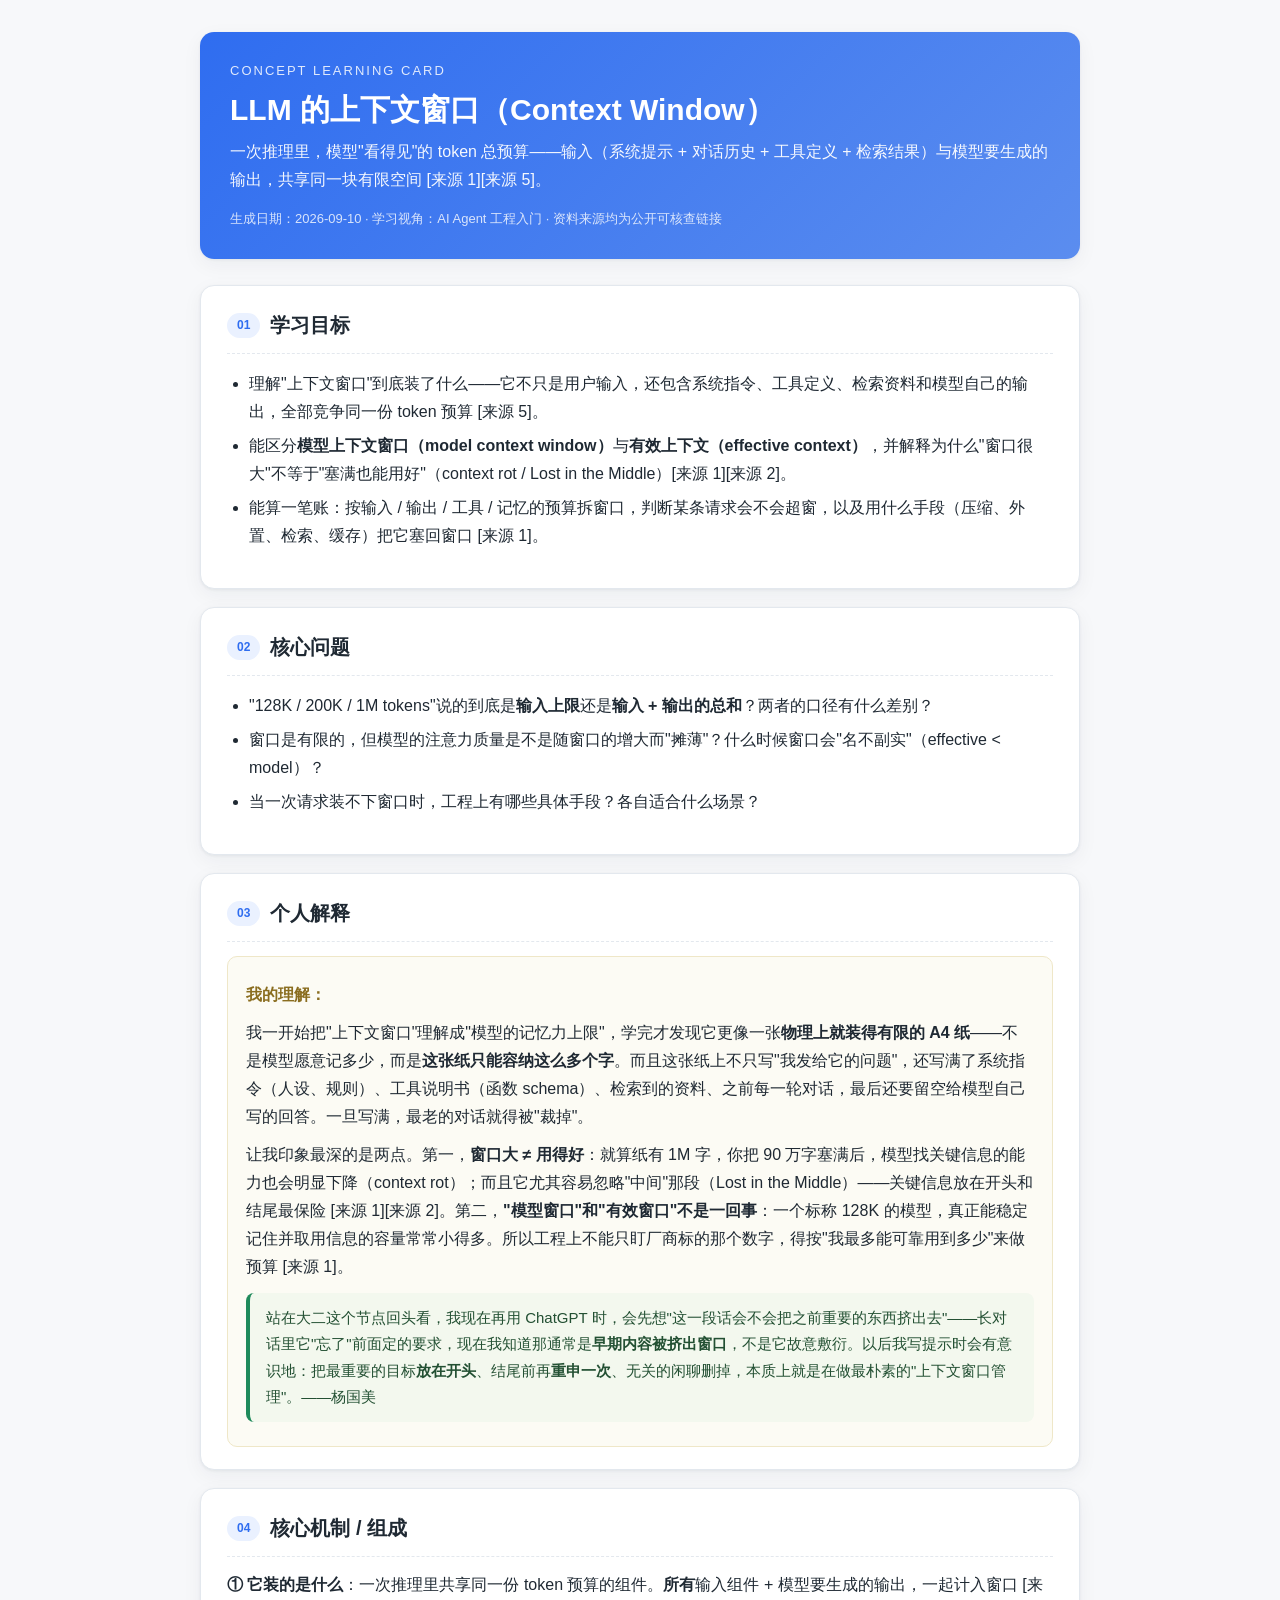
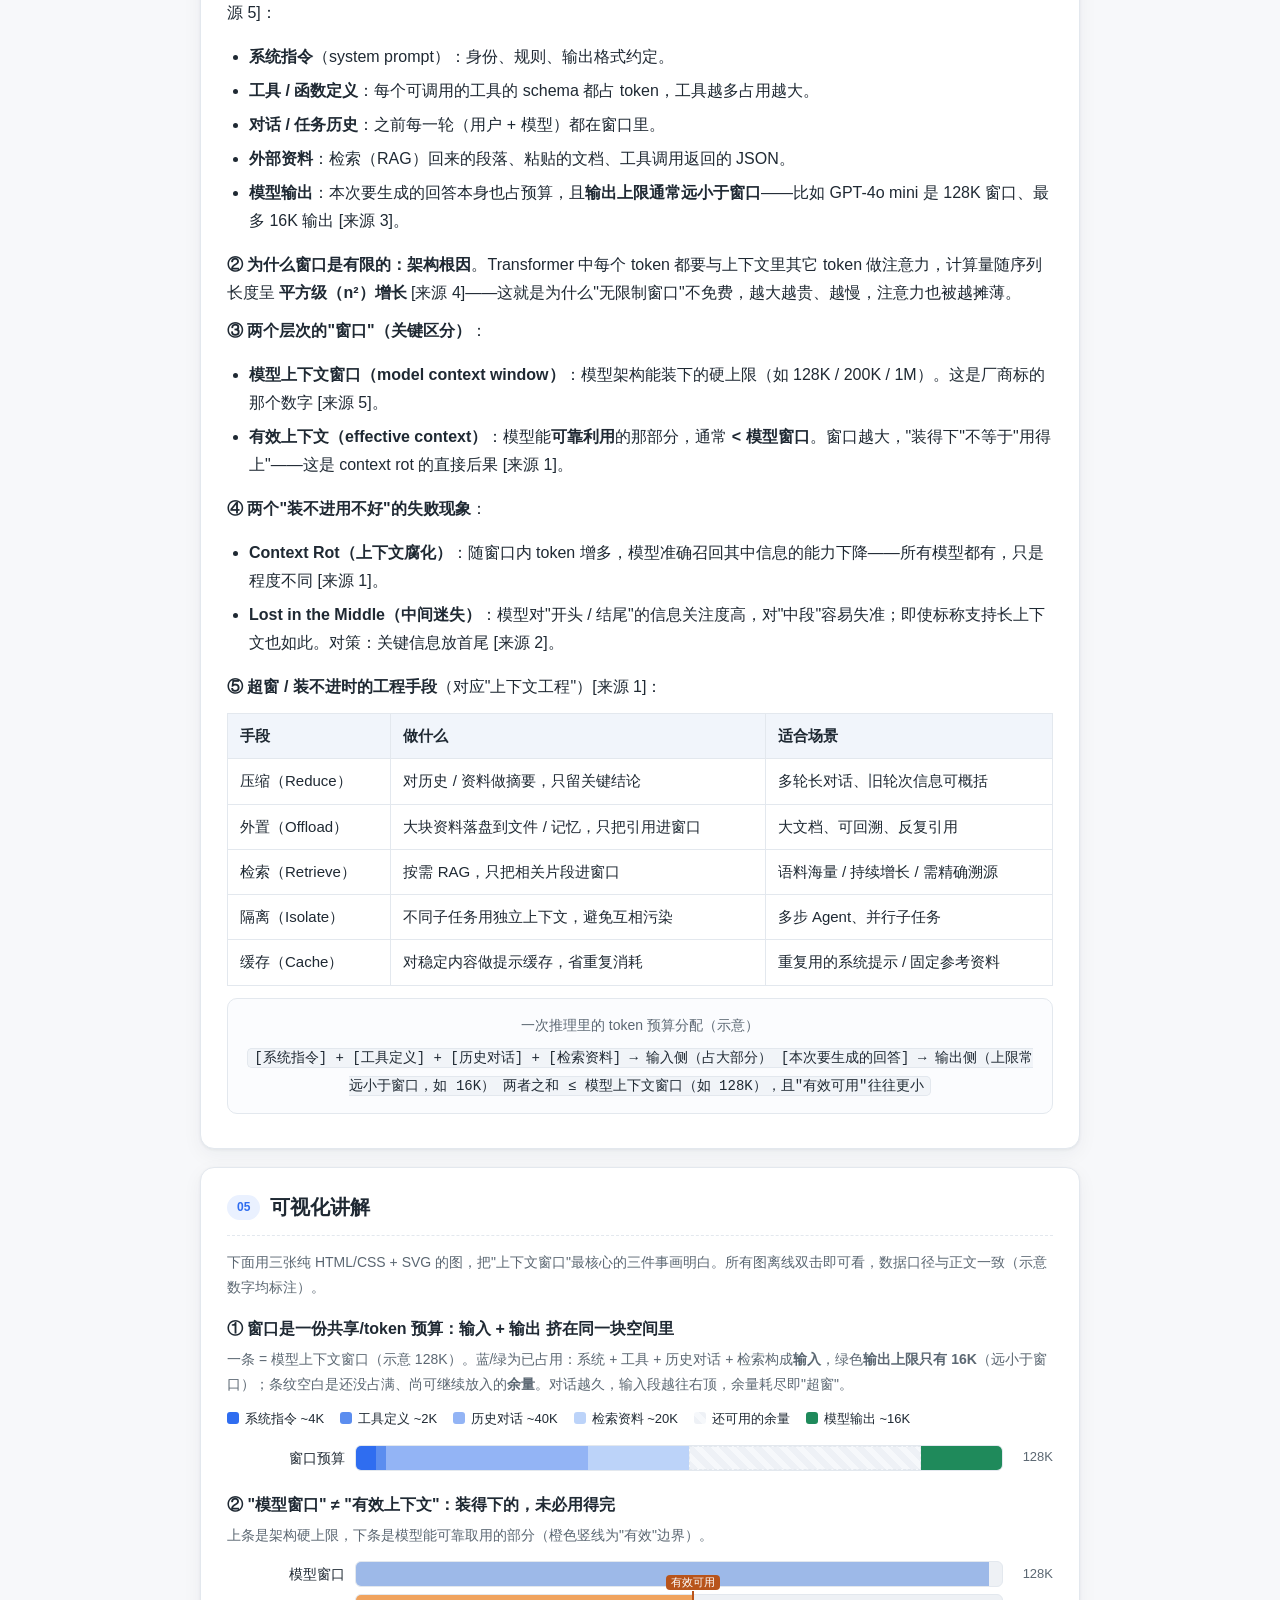
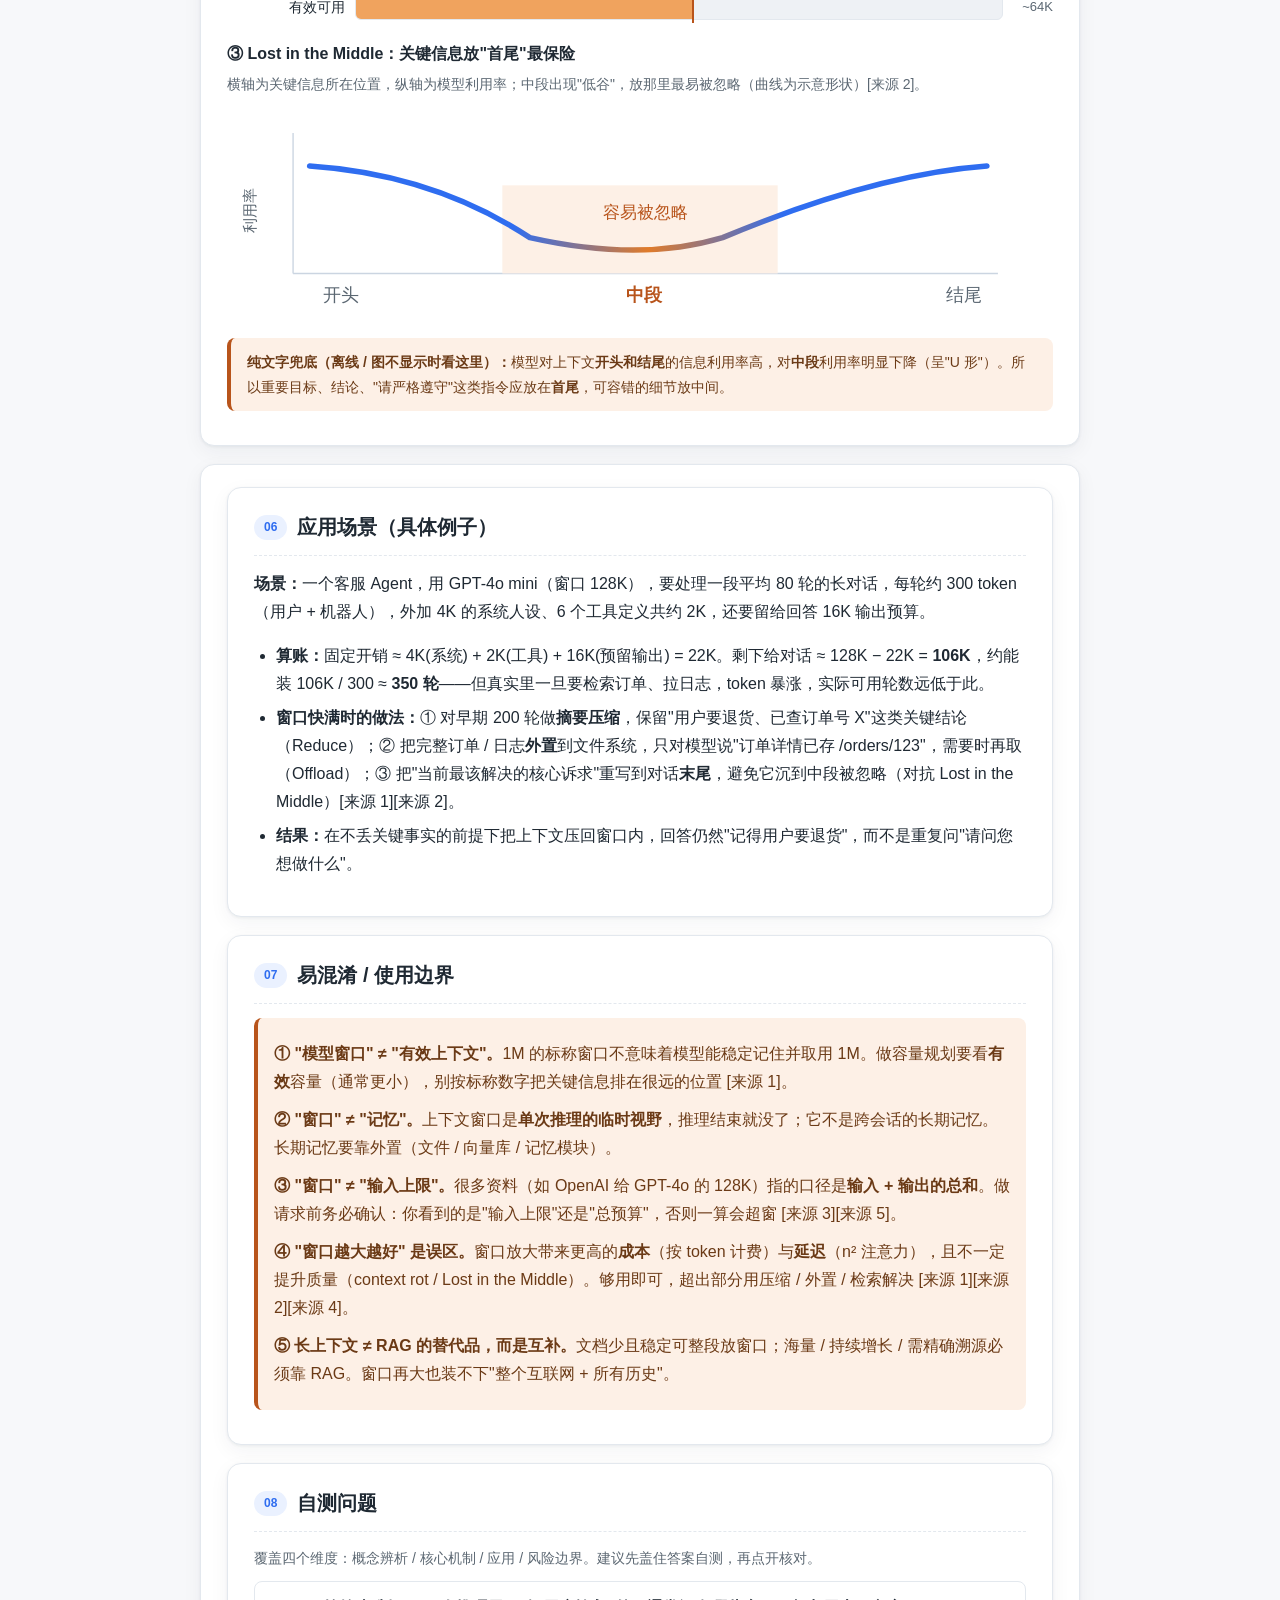
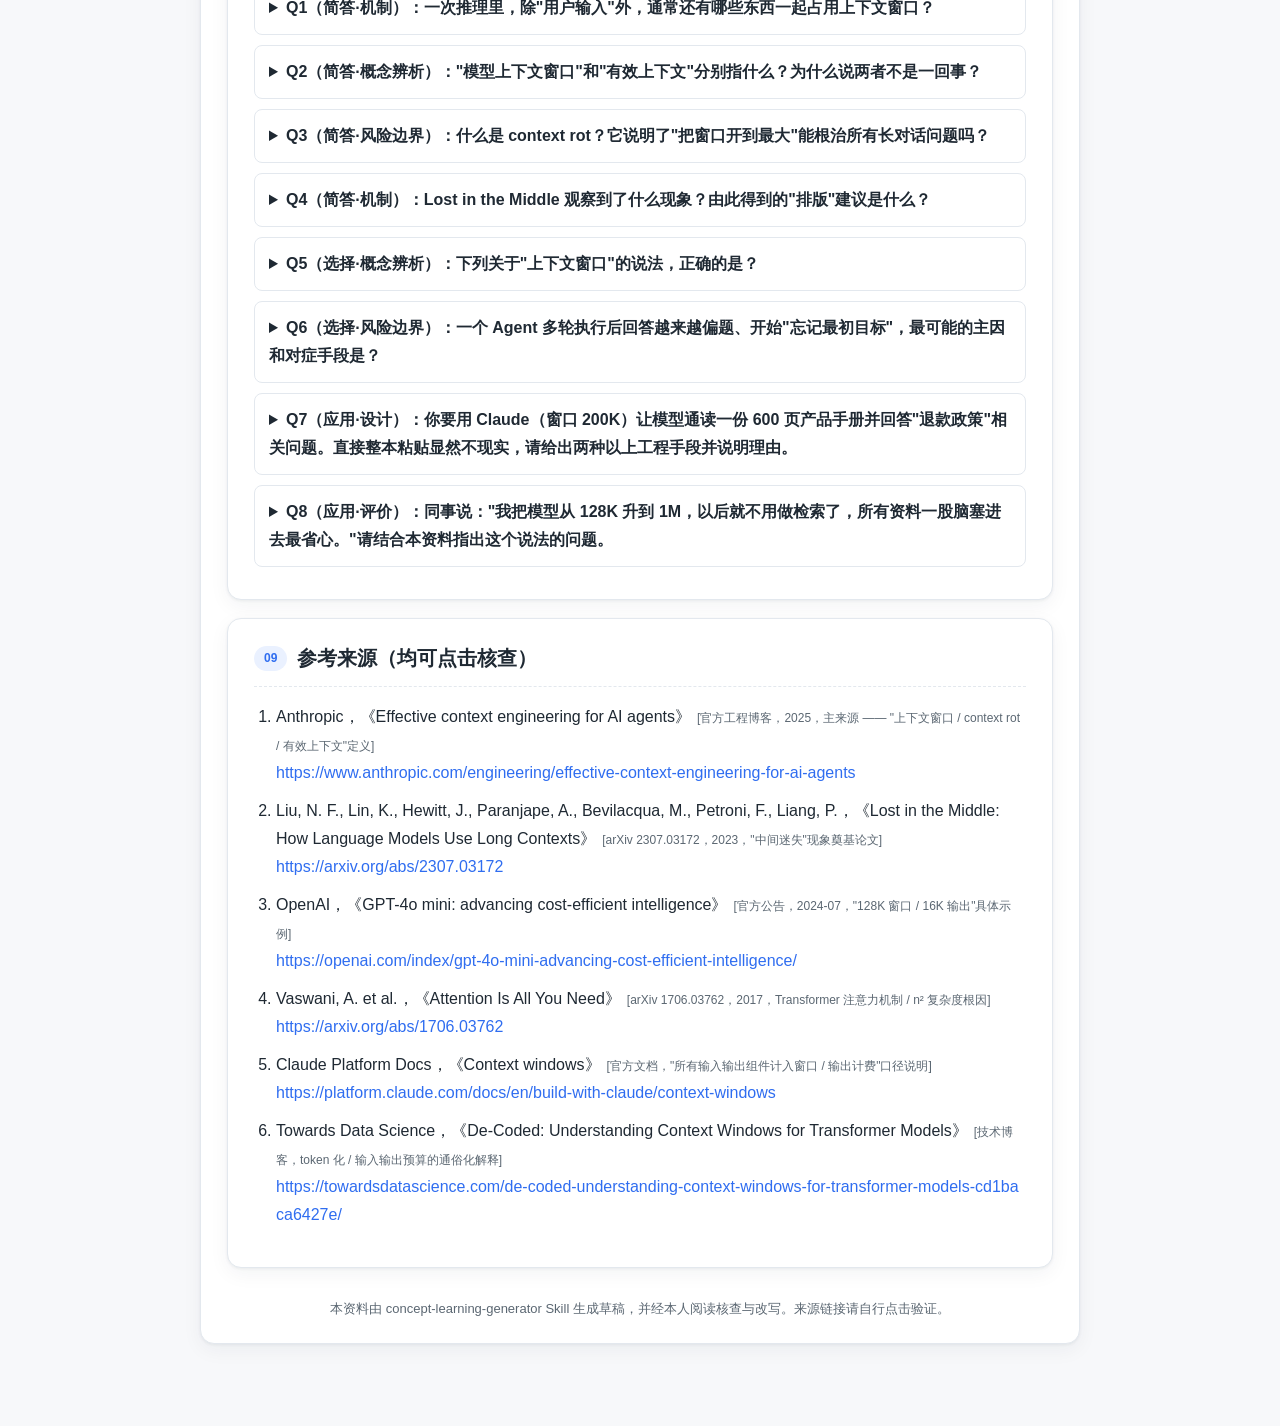
<file: concept-learning-materials/learning-materials/context-window.html>
<!DOCTYPE html>
<html lang="zh-CN">
<head>
<meta charset="UTF-8" />
<meta name="viewport" content="width=device-width, initial-scale=1.0" />
<title>概念学习卡片 · LLM 的上下文窗口（Context Window）</title>
<link rel="stylesheet" href="assets/style.css" />
</head>
<body>
<div class="wrap">

  <header class="doc-head">
    <div class="kicker">Concept Learning Card</div>
    <h1>LLM 的上下文窗口（Context Window）</h1>
    <p class="def">一次推理里，模型"看得见"的 token 总预算——输入（系统提示 + 对话历史 + 工具定义 + 检索结果）与模型要生成的输出，共享同一块有限空间 [来源 1][来源 5]。</p>
    <div class="meta">生成日期：2026-09-10 · 学习视角：AI Agent 工程入门 · 资料来源均为公开可核查链接</div>
  </header>

  <section class="card">
    <h2><span class="badge">01</span>学习目标</h2>
    <ul>
      <li>理解"上下文窗口"到底装了什么——它不只是用户输入，还包含系统指令、工具定义、检索资料和模型自己的输出，全部竞争同一份 token 预算 [来源 5]。</li>
      <li>能区分<b>模型上下文窗口（model context window）</b>与<b>有效上下文（effective context）</b>，并解释为什么"窗口很大"不等于"塞满也能用好"（context rot / Lost in the Middle）[来源 1][来源 2]。</li>
      <li>能算一笔账：按输入 / 输出 / 工具 / 记忆的预算拆窗口，判断某条请求会不会超窗，以及用什么手段（压缩、外置、检索、缓存）把它塞回窗口 [来源 1]。</li>
    </ul>
  </section>

  <section class="card">
    <h2><span class="badge">02</span>核心问题</h2>
    <ul>
      <li>"128K / 200K / 1M tokens"说的到底是<b>输入上限</b>还是<b>输入 + 输出的总和</b>？两者的口径有什么差别？</li>
      <li>窗口是有限的，但模型的注意力质量是不是随窗口的增大而"摊薄"？什么时候窗口会"名不副实"（effective &lt; model）？</li>
      <li>当一次请求装不下窗口时，工程上有哪些具体手段？各自适合什么场景？</li>
    </ul>
  </section>

  <section class="card">
    <h2><span class="badge">03</span>个人解释</h2>
    <div class="personal">
      <p class="who">我的理解：</p>
      <p>我一开始把"上下文窗口"理解成"模型的记忆力上限"，学完才发现它更像一张<b>物理上就装得有限的 A4 纸</b>——不是模型愿意记多少，而是<b>这张纸只能容纳这么多个字</b>。而且这张纸上不只写"我发给它的问题"，还写满了系统指令（人设、规则）、工具说明书（函数 schema）、检索到的资料、之前每一轮对话，最后还要留空给模型自己写的回答。一旦写满，最老的对话就得被"裁掉"。</p>
      <p>让我印象最深的是两点。第一，<b>窗口大 ≠ 用得好</b>：就算纸有 1M 字，你把 90 万字塞满后，模型找关键信息的能力也会明显下降（context rot）；而且它尤其容易忽略"中间"那段（Lost in the Middle）——关键信息放在开头和结尾最保险 [来源 1][来源 2]。第二，<b>"模型窗口"和"有效窗口"不是一回事</b>：一个标称 128K 的模型，真正能稳定记住并取用信息的容量常常小得多。所以工程上不能只盯厂商标的那个数字，得按"我最多能可靠用到多少"来做预算 [来源 1]。</p>
      <p class="reflection">站在大二这个节点回头看，我现在再用 ChatGPT 时，会先想"这一段话会不会把之前重要的东西挤出去"——长对话里它"忘了"前面定的要求，现在我知道那通常是<b>早期内容被挤出窗口</b>，不是它故意敷衍。以后我写提示时会有意识地：把最重要的目标<b>放在开头</b>、结尾前再<b>重申一次</b>、无关的闲聊删掉，本质上就是在做最朴素的"上下文窗口管理"。——杨国美</p>
    </div>
  </section>

  <section class="card">
    <h2><span class="badge">04</span>核心机制 / 组成</h2>

    <p><b>① 它装的是什么</b>：一次推理里共享同一份 token 预算的组件。<b>所有</b>输入组件 + 模型要生成的输出，一起计入窗口 [来源 5]：</p>
    <ul>
      <li><b>系统指令</b>（system prompt）：身份、规则、输出格式约定。</li>
      <li><b>工具 / 函数定义</b>：每个可调用的工具的 schema 都占 token，工具越多占用越大。</li>
      <li><b>对话 / 任务历史</b>：之前每一轮（用户 + 模型）都在窗口里。</li>
      <li><b>外部资料</b>：检索（RAG）回来的段落、粘贴的文档、工具调用返回的 JSON。</li>
      <li><b>模型输出</b>：本次要生成的回答本身也占预算，且<b>输出上限通常远小于窗口</b>——比如 GPT-4o mini 是 128K 窗口、最多 16K 输出 [来源 3]。</li>
    </ul>

    <p><b>② 为什么窗口是有限的：架构根因</b>。Transformer 中每个 token 都要与上下文里其它 token 做注意力，计算量随序列长度呈 <b>平方级（n²）增长</b> [来源 4]——这就是为什么"无限制窗口"不免费，越大越贵、越慢，注意力也被越摊薄。</p>

    <p><b>③ 两个层次的"窗口"（关键区分）</b>：</p>
    <ul>
      <li><b>模型上下文窗口（model context window）</b>：模型架构能装下的硬上限（如 128K / 200K / 1M）。这是厂商标的那个数字 [来源 5]。</li>
      <li><b>有效上下文（effective context）</b>：模型能<b>可靠利用</b>的那部分，通常 <b>&lt; 模型窗口</b>。窗口越大，"装得下"不等于"用得上"——这是 context rot 的直接后果 [来源 1]。</li>
    </ul>

    <p><b>④ 两个"装不进用不好"的失败现象</b>：</p>
    <ul>
      <li><b>Context Rot（上下文腐化）</b>：随窗口内 token 增多，模型准确召回其中信息的能力下降——所有模型都有，只是程度不同 [来源 1]。</li>
      <li><b>Lost in the Middle（中间迷失）</b>：模型对"开头 / 结尾"的信息关注度高，对"中段"容易失准；即使标称支持长上下文也如此。对策：关键信息放首尾 [来源 2]。</li>
    </ul>

    <p><b>⑤ 超窗 / 装不进时的工程手段</b>（对应"上下文工程"）[来源 1]：</p>
    <table>
      <thead><tr><th>手段</th><th>做什么</th><th>适合场景</th></tr></thead>
      <tbody>
        <tr><td>压缩（Reduce）</td><td>对历史 / 资料做摘要，只留关键结论</td><td>多轮长对话、旧轮次信息可概括</td></tr>
        <tr><td>外置（Offload）</td><td>大块资料落盘到文件 / 记忆，只把引用进窗口</td><td>大文档、可回溯、反复引用</td></tr>
        <tr><td>检索（Retrieve）</td><td>按需 RAG，只把相关片段进窗口</td><td>语料海量 / 持续增长 / 需精确溯源</td></tr>
        <tr><td>隔离（Isolate）</td><td>不同子任务用独立上下文，避免互相污染</td><td>多步 Agent、并行子任务</td></tr>
        <tr><td>缓存（Cache）</td><td>对稳定内容做提示缓存，省重复消耗</td><td>重复用的系统提示 / 固定参考资料</td></tr>
      </tbody>
    </table>

    <div class="diagram">
      <p style="margin:0 0 6px;color:var(--muted);font-size:14px;">一次推理里的 token 预算分配（示意）</p>
      <code>[系统指令] + [工具定义] + [历史对话] + [检索资料] → 输入侧（占大部分）
              [本次要生成的回答] → 输出侧（上限常远小于窗口，如 16K）
   两者之和 ≤ 模型上下文窗口（如 128K），且"有效可用"往往更小</code>
    </div>
  </section>

  <section class="card">
    <h2><span class="badge">05</span>可视化讲解</h2>
    <p style="color:var(--muted);font-size:14px;">下面用三张纯 HTML/CSS + SVG 的图，把"上下文窗口"最核心的三件事画明白。所有图离线双击即可看，数据口径与正文一致（示意数字均标注）。</p>

    <h3 style="font-size:16px;margin:16px 0 4px;">① 窗口是一份共享/token 预算：输入 + 输出 挤在同一块空间里</h3>
    <p class="viz-caption">一条 = 模型上下文窗口（示意 128K）。蓝/绿为已占用：系统 + 工具 + 历史对话 + 检索构成<b>输入</b>，绿色<b>输出上限只有 16K</b>（远小于窗口）；条纹空白是还没占满、尚可继续放入的<b>余量</b>。对话越久，输入段越往右顶，余量耗尽即"超窗"。</p>
    <div class="viz-legend">
      <span><i style="background:#2f6df0"></i>系统指令 ~4K</span>
      <span><i style="background:#5b8def"></i>工具定义 ~2K</span>
      <span><i style="background:#93b4f5"></i>历史对话 ~40K</span>
      <span><i style="background:#bcd3f9"></i>检索资料 ~20K</span>
      <span><i style="background:repeating-linear-gradient(45deg,#eef1f6 0 6px,#f6f8fb 6px 12px)"></i>还可用的余量</span>
      <span><i style="background:#1f8a5b"></i>模型输出 ~16K</span>
    </div>
    <div class="viz-bar">
      <div class="viz-bar-row">
        <div class="viz-bar-label">窗口预算</div>
        <div class="viz-bar-track">
          <span class="seg" style="left:0;width:3.125%;background:#2f6df0" title="系统指令 ~4K"></span>
          <span class="seg" style="left:3.125%;width:1.5625%;background:#5b8def;border-radius:0" title="工具定义 ~2K"></span>
          <span class="seg" style="left:4.6875%;width:31.25%;background:#93b4f5;border-radius:0" title="历史对话 ~40K（随轮次增长）"></span>
          <span class="seg" style="left:35.9375%;width:15.625%;background:#bcd3f9;border-radius:0" title="检索 / 工具返回 ~20K"></span>
          <span class="seg" style="left:51.5625%;width:35.9375%;background:repeating-linear-gradient(45deg,#eef1f6 0 6px,#f6f8fb 6px 12px);border:1px dashed var(--line);border-radius:0" title="还可用的余量"></span>
          <span class="seg" style="left:87.5%;width:12.5%;background:#1f8a5b;border-radius:0 5px 5px 0" title="输出 ~16K"></span>
        </div>
        <div class="viz-bar-val">128K</div>
      </div>
    </div>

    <h3 style="font-size:16px;margin:20px 0 4px;">② "模型窗口" ≠ "有效上下文"：装得下的，未必用得完</h3>
    <p class="viz-caption">上条是架构硬上限，下条是模型能可靠取用的部分（橙色竖线为"有效"边界）。</p>
    <div class="viz-bar">
      <div class="viz-bar-row">
        <div class="viz-bar-label">模型窗口</div>
        <div class="viz-bar-track"><span class="seg" style="width:98%"></span></div>
        <div class="viz-bar-val">128K</div>
      </div>
      <div class="viz-bar-row">
        <div class="viz-bar-label">有效可用</div>
        <div class="viz-bar-track"><span class="seg" style="width:52%;background:#f0a35e"></span><span class="viz-bar-eval"></span></div>
        <div class="viz-bar-val">~64K</div>
      </div>
    </div>

    <h3 style="font-size:16px;margin:20px 0 4px;">③ Lost in the Middle：关键信息放"首尾"最保险</h3>
    <p class="viz-caption">横轴为关键信息所在位置，纵轴为模型利用率；中段出现"低谷"，放那里最易被忽略（曲线为示意形状）[来源 2]。</p>
    <div class="viz-spectrum">
      <svg viewBox="0 0 600 150" width="100%" role="img" aria-label="Lost in the Middle 利用率先升后降再升的示意图，中间形成低谷">
        <defs>
          <linearGradient id="vizCurve" x1="0" y1="0" x2="1" y2="0">
            <stop offset="0" stop-color="#2f6df0"/>
            <stop offset="0.3" stop-color="#2f6df0"/>
            <stop offset="0.5" stop-color="#e07b2a"/>
            <stop offset="0.7" stop-color="#2f6df0"/>
            <stop offset="1" stop-color="#2f6df0"/>
          </linearGradient>
        </defs>
        <!-- 坐标轴 -->
        <line x1="48" y1="16" x2="48" y2="118" stroke="#cbd5e1" stroke-width="1"/>
        <line x1="48" y1="118" x2="560" y2="118" stroke="#cbd5e1" stroke-width="1"/>
        <!-- 中段低谷底影 -->
        <rect x="200" y="54" width="200" height="64" fill="#fdf0e6"/>
        <!-- 利用率曲线：两端高、中间低 -->
        <path d="M 60 40 Q 150 46 220 92 Q 300 110 360 92 Q 470 46 552 40"
              fill="none" stroke="url(#vizCurve)" stroke-width="4" stroke-linecap="round"/>
        <!-- 位置标注 -->
        <text x="70" y="138" font-size="13" fill="#5b6772">开头</text>
        <text x="290" y="138" font-size="13" fill="#b8541b" font-weight="700">中段</text>
        <text x="522" y="138" font-size="13" fill="#5b6772">结尾</text>
        <text x="14" y="66" font-size="11" fill="#5b6772" transform="rotate(-90 20 66)" text-anchor="middle">利用率</text>
        <text x="304" y="78" font-size="12" fill="#b8541b" text-anchor="middle">容易被忽略</text>
      </svg>
    </div>
    <div class="note" style="font-size:14px;">
      <p style="margin:0;"><b>纯文字兜底（离线 / 图不显示时看这里）：</b>模型对上下文<b>开头和结尾</b>的信息利用率高，对<b>中段</b>利用率明显下降（呈"U 形"）。所以重要目标、结论、"请严格遵守"这类指令应放在<b>首尾</b>，可容错的细节放中间。</p>
    </div>
  </section>

  <section class="card">
  <section class="card">
    <h2><span class="badge">06</span>应用场景（具体例子）</h2>
    <p><b>场景：</b>一个客服 Agent，用 GPT-4o mini（窗口 128K），要处理一段平均 80 轮的长对话，每轮约 300 token（用户 + 机器人），外加 4K 的系统人设、6 个工具定义共约 2K，还要留给回答 16K 输出预算。</p>
    <ul>
      <li><b>算账：</b>固定开销 ≈ 4K(系统) + 2K(工具) + 16K(预留输出) = 22K。剩下给对话 ≈ 128K − 22K = <b>106K</b>，约能装 106K / 300 ≈ <b>350 轮</b>——但真实里一旦要检索订单、拉日志，token 暴涨，实际可用轮数远低于此。</li>
      <li><b>窗口快满时的做法：</b>① 对早期 200 轮做<b>摘要压缩</b>，保留"用户要退货、已查订单号 X"这类关键结论（Reduce）；② 把完整订单 / 日志<b>外置</b>到文件系统，只对模型说"订单详情已存 /orders/123"，需要时再取（Offload）；③ 把"当前最该解决的核心诉求"重写到对话<b>末尾</b>，避免它沉到中段被忽略（对抗 Lost in the Middle）[来源 1][来源 2]。</li>
      <li><b>结果：</b>在不丢关键事实的前提下把上下文压回窗口内，回答仍然"记得用户要退货"，而不是重复问"请问您想做什么"。</li>
    </ul>
  </section>

  <section class="card">
    <h2><span class="badge">07</span>易混淆 / 使用边界</h2>
    <div class="note">
      <p><b>① "模型窗口" ≠ "有效上下文"。</b>1M 的标称窗口不意味着模型能稳定记住并取用 1M。做容量规划要看<b>有效</b>容量（通常更小），别按标称数字把关键信息排在很远的位置 [来源 1]。</p>
      <p><b>② "窗口" ≠ "记忆"。</b>上下文窗口是<b>单次推理的临时视野</b>，推理结束就没了；它不是跨会话的长期记忆。长期记忆要靠外置（文件 / 向量库 / 记忆模块）。</p>
      <p><b>③ "窗口" ≠ "输入上限"。</b>很多资料（如 OpenAI 给 GPT-4o 的 128K）指的口径是<b>输入 + 输出的总和</b>。做请求前务必确认：你看到的是"输入上限"还是"总预算"，否则一算会超窗 [来源 3][来源 5]。</p>
      <p><b>④ "窗口越大越好" 是误区。</b>窗口放大带来更高的<b>成本</b>（按 token 计费）与<b>延迟</b>（n² 注意力），且不一定提升质量（context rot / Lost in the Middle）。够用即可，超出部分用压缩 / 外置 / 检索解决 [来源 1][来源 2][来源 4]。</p>
      <p><b>⑤ 长上下文 ≠ RAG 的替代品，而是互补。</b>文档少且稳定可整段放窗口；海量 / 持续增长 / 需精确溯源必须靠 RAG。窗口再大也装不下"整个互联网 + 所有历史"。</p>
    </div>
  </section>

  <section class="card">
    <h2><span class="badge">08</span>自测问题</h2>
    <p style="color:var(--muted);font-size:14px;">覆盖四个维度：概念辨析 / 核心机制 / 应用 / 风险边界。建议先盖住答案自测，再点开核对。</p>

    <details>
      <summary>Q1（简答·机制）：一次推理里，除"用户输入"外，通常还有哪些东西一起占用上下文窗口？</summary>
      <div class="ans"><b>答：</b>系统指令（人设 / 规则）、工具 / 函数定义（schema）、对话与任务历史、检索 / 工具返回的外部资料，以及<b>模型本次要生成的输出</b>——全部计入同一份 token 预算 [来源 5]。</div>
    </details>
    <details>
      <summary>Q2（简答·概念辨析）："模型上下文窗口"和"有效上下文"分别指什么？为什么说两者不是一回事？</summary>
      <div class="ans"><b>答：</b>模型上下文窗口是架构能装下的<b>硬上限</b>（如 128K / 1M）；有效上下文是模型能<b>可靠取用</b>的那部分，通常更小。标称越大，越容易"装得下但用不上"，因为长上下文会 context rot、中间信息易被忽略 [来源 1][来源 2]。</div>
    </details>
    <details>
      <summary>Q3（简答·风险边界）：什么是 context rot？它说明了"把窗口开到最大"能根治所有长对话问题吗？</summary>
      <div class="ans"><b>答：</b>context rot 指窗口内 token 一多，模型准确召回其中信息的能力下降，所有模型都有、程度不同。开大窗口不能根治——只会推迟、不消除问题，正确做法是<b>上下文工程</b>（压缩 / 外置 / 检索 / 隔离 / 缓存）[来源 1]。</div>
    </details>
    <details>
      <summary>Q4（简答·机制）：Lost in the Middle 观察到了什么现象？由此得到的"排版"建议是什么？</summary>
      <div class="ans"><b>答：</b>模型对<b>开头与结尾</b>的信息利用最好，对<b>中段</b>信息利用率明显下降，即使长上下文模型也如此。建议：把最关键的目标 / 结论放在<b>首尾</b>，中间放可容错的内容 [来源 2]。</div>
    </details>
    <details>
      <summary>Q5（选择·概念辨析）：下列关于"上下文窗口"的说法，正确的是？</summary>
      <div class="ans"><b>答：正确答案 B。</b><br/>
        A. "上下文窗口就是用户的输入上限" —— 错，输入 + 输出（以及系统 / 工具 / 历史）共享同一预算 [来源 5]。<br/>
        <b>B. "上下文窗口是模型一次推理能纳入的最大 token 量，输入和输出共享它"</b> —— 对 [来源 5]。<br/>
        C. "窗口越大，模型一定能记住并使用全部信息" —— 错，存在有效上下文 &lt; 模型窗口、context rot、Lost in the Middle [来源 1][来源 2]。<br/>
        D. "上下文窗口是跨会话的长期记忆" —— 错，它是单次推理的临时视野，结束即清零。</div>
    </details>
    <details>
      <summary>Q6（选择·风险边界）：一个 Agent 多轮执行后回答越来越偏题、开始"忘记最初目标"，最可能的主因和对症手段是？</summary>
      <div class="ans"><b>答：正确答案 B。</b><br/>
        A. "模型权重损坏，需更换模型" —— 无关，是窗口管理问题。<br/>
        <b>B. "早期目标被挤出 / 沉到中段，做摘要压缩 + 把核心目标重写到末尾"</b> —— 对，对应 Reduce 与对抗 Lost in the Middle [来源 1][来源 2]。<br/>
        C. "把 max_tokens 改大就行" —— 错，那扩的是输出侧，不能救输入侧的目标丢失。<br/>
        D. "把窗口换成更大的模型就一劳永逸" —— 错，context rot 依然存在，正确做法是上下文工程 [来源 1]。</div>
    </details>
    <details>
      <summary>Q7（应用·设计）：你要用 Claude（窗口 200K）让模型通读一份 600 页产品手册并回答"退款政策"相关问题。直接整本粘贴显然不现实，请给出<b>两种以上</b>工程手段并说明理由。</summary>
      <div class="ans"><b>答题要点：</b><br/>
        ① <b>检索（RAG）</b>——把手册分块索引，按问题只把"退款"相关段落拉进窗口，避免塞 600 页（手册远超有效可用，context rot 会拉低召回）。<br/>
        ② <b>外置（Offload）</b>——手册落盘到文件 / 向量库，窗口里只放"已存 index 路径"，模型按需引用。<br/>
        ③ <b>排版</b>——把用户当前问题与"请严格按手册作答"放在上下文<b>首尾</b>，避开中段盲区。<br/>
        ④ 若后续还要反复问同一手册，用<b>缓存</b>固定住公共部分，省 token 与延迟。</div>
    </details>
    <details>
      <summary>Q8（应用·评价）：同事说："我把模型从 128K 升到 1M，以后就不用做检索了，所有资料一股脑塞进去最省心。"请结合本资料指出这个说法的问题。</summary>
      <div class="ans"><b>答题要点：</b><br/>
        ① <b>窗口大 ≠ 用得好</b>——有效上下文通常远小于标称值，塞满后 context rot 会让召回下降 [来源 1]。<br/>
        ② <b>成本 / 延迟</b>：按 token 计费 + n² 注意力，1M 窗口单次请求成本和延迟都显著上升 [来源 4][来源 5]。<br/>
        ③ <b>信息组织</b>：全量塞入还会触发 Lost in the Middle，关键结论若在中段易被忽略 [来源 2]。<br/>
        ④ 正确策略是<b>按量选型</b>：资料少且稳定就放窗口；海量 / 增长 / 需精确溯源就 RAG；用压缩 + 外置 + 检索 + 缓存组合做"上下文工程"，而不是靠堆窗口。</div>
    </details>
  </section>

  <section class="card">
    <h2><span class="badge">09</span>参考来源（均可点击核查）</h2>
    <ol class="refs">
      <li>Anthropic，《Effective context engineering for AI agents》<span class="src-type">[官方工程博客，2025，主来源 —— "上下文窗口 / context rot / 有效上下文"定义]</span><br/><a href="https://www.anthropic.com/engineering/effective-context-engineering-for-ai-agents" target="_blank" rel="noopener">https://www.anthropic.com/engineering/effective-context-engineering-for-ai-agents</a></li>
      <li>Liu, N. F., Lin, K., Hewitt, J., Paranjape, A., Bevilacqua, M., Petroni, F., Liang, P.，《Lost in the Middle: How Language Models Use Long Contexts》<span class="src-type">[arXiv 2307.03172，2023，"中间迷失"现象奠基论文]</span><br/><a href="https://arxiv.org/abs/2307.03172" target="_blank" rel="noopener">https://arxiv.org/abs/2307.03172</a></li>
      <li>OpenAI，《GPT-4o mini: advancing cost-efficient intelligence》<span class="src-type">[官方公告，2024-07，"128K 窗口 / 16K 输出"具体示例]</span><br/><a href="https://openai.com/index/gpt-4o-mini-advancing-cost-efficient-intelligence/" target="_blank" rel="noopener">https://openai.com/index/gpt-4o-mini-advancing-cost-efficient-intelligence/</a></li>
      <li>Vaswani, A. et al.，《Attention Is All You Need》<span class="src-type">[arXiv 1706.03762，2017，Transformer 注意力机制 / n² 复杂度根因]</span><br/><a href="https://arxiv.org/abs/1706.03762" target="_blank" rel="noopener">https://arxiv.org/abs/1706.03762</a></li>
      <li>Claude Platform Docs，《Context windows》<span class="src-type">[官方文档，"所有输入输出组件计入窗口 / 输出计费"口径说明]</span><br/><a href="https://platform.claude.com/docs/en/build-with-claude/context-windows" target="_blank" rel="noopener">https://platform.claude.com/docs/en/build-with-claude/context-windows</a></li>
      <li>Towards Data Science，《De-Coded: Understanding Context Windows for Transformer Models》<span class="src-type">[技术博客，token 化 / 输入输出预算的通俗化解释]</span><br/><a href="https://towardsdatascience.com/de-coded-understanding-context-windows-for-transformer-models-cd1baca6427e/" target="_blank" rel="noopener">https://towardsdatascience.com/de-coded-understanding-context-windows-for-transformer-models-cd1baca6427e/</a></li>
    </ol>
  </section>

  <footer class="doc-foot">本资料由 concept-learning-generator Skill 生成草稿，并经本人阅读核查与改写。来源链接请自行点击验证。</footer>
</div>
</body>
</html>
</file>
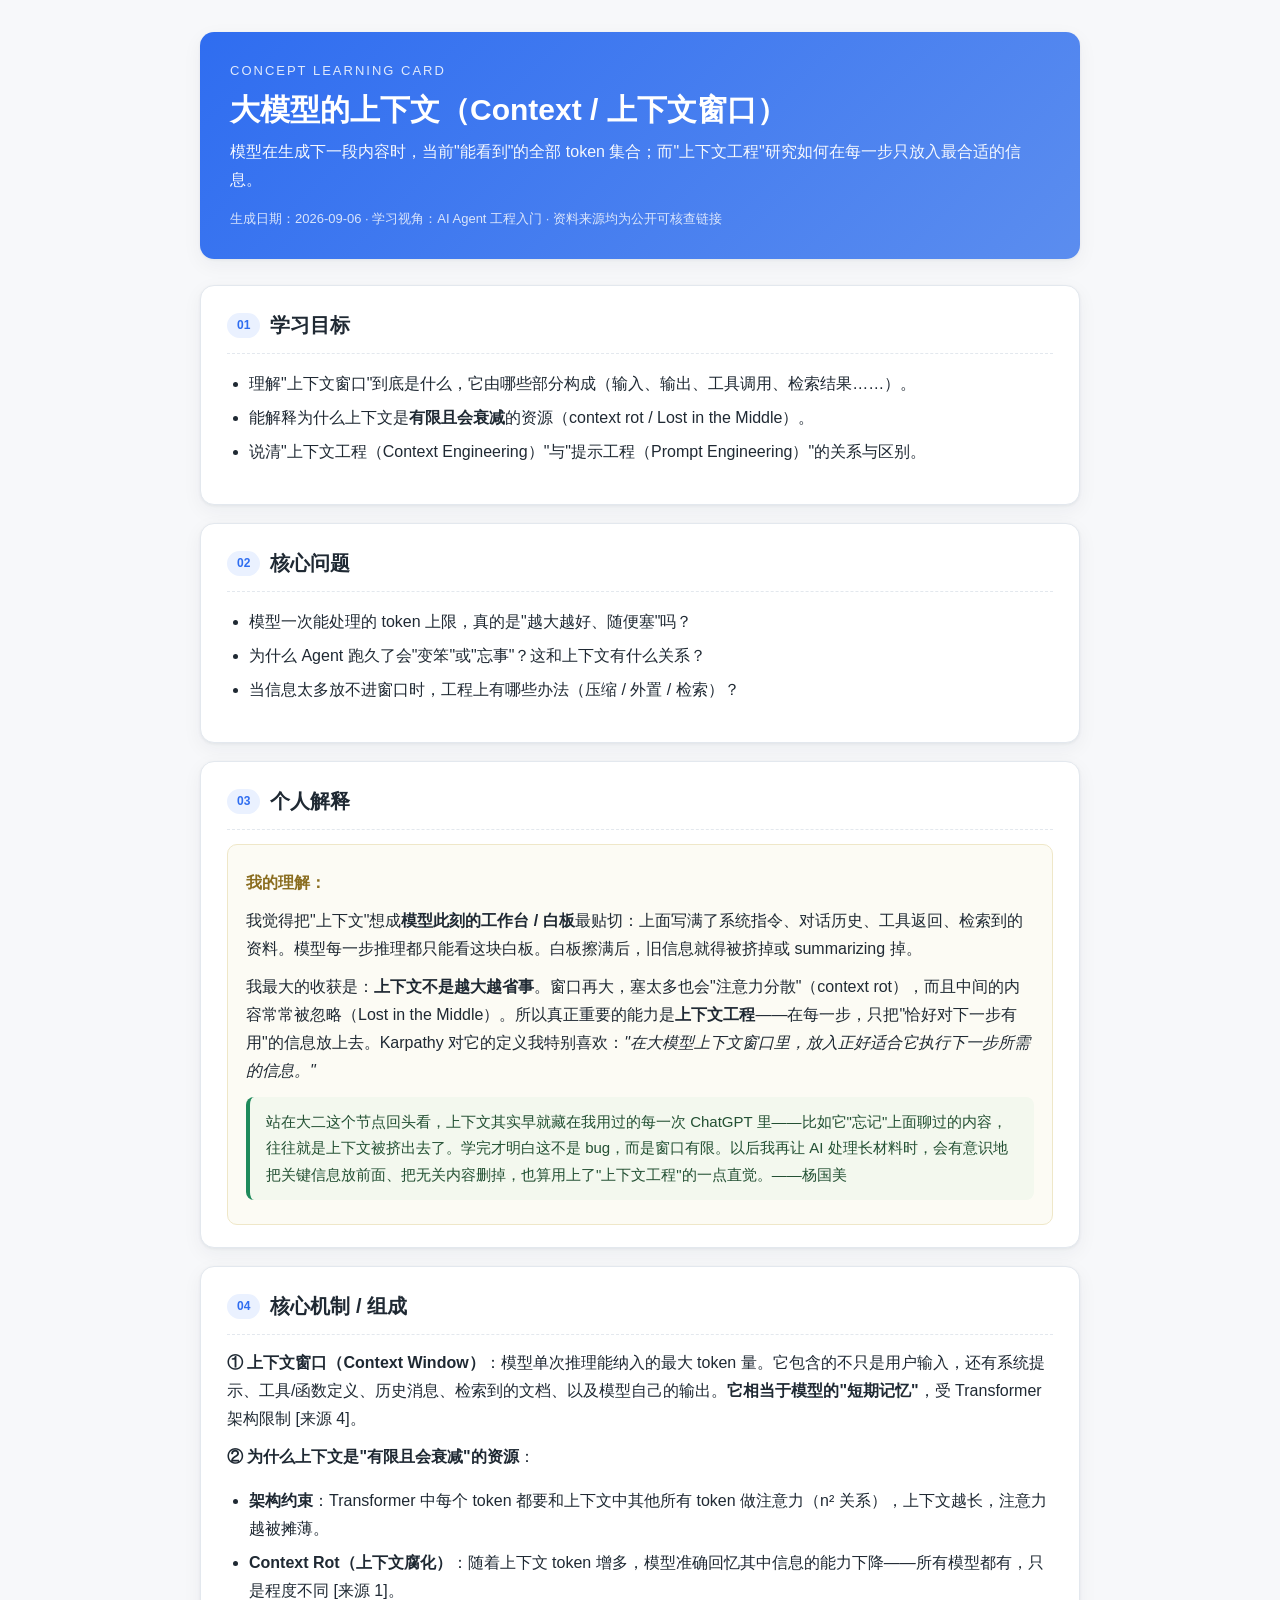
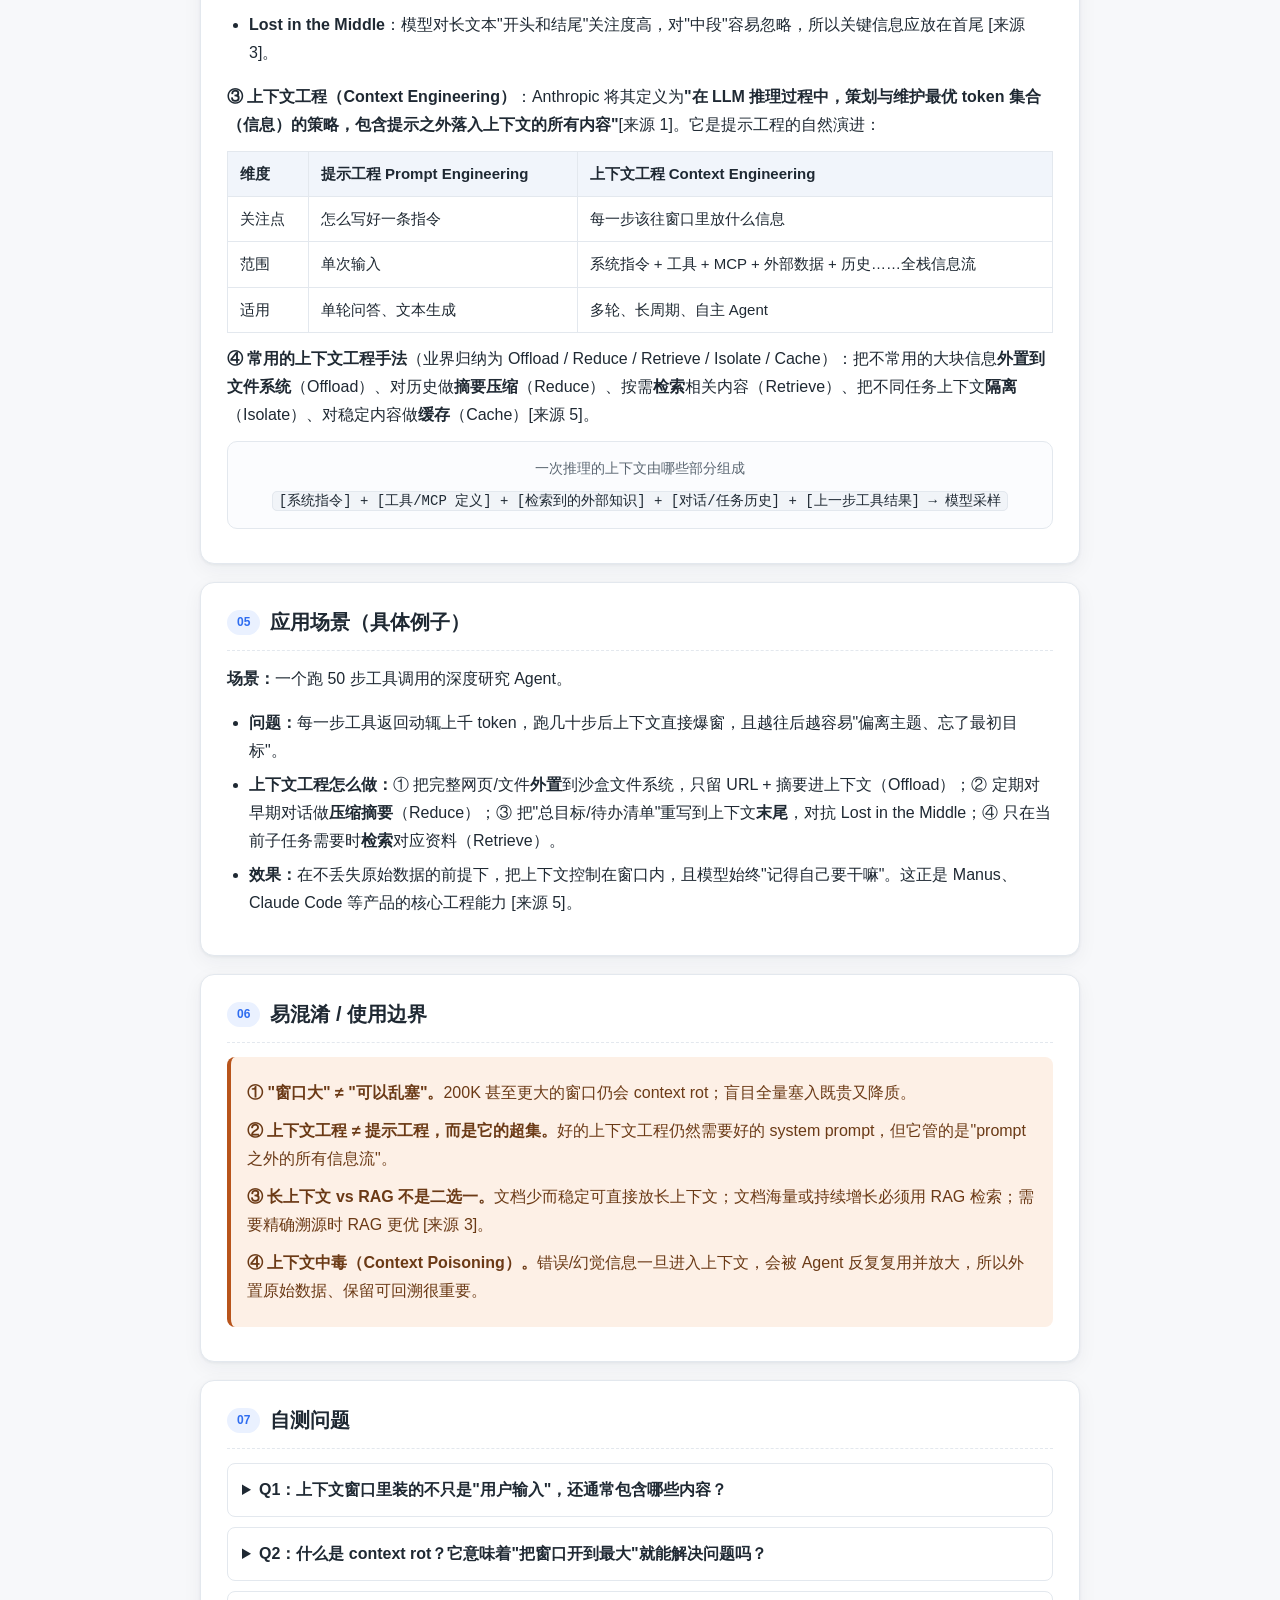
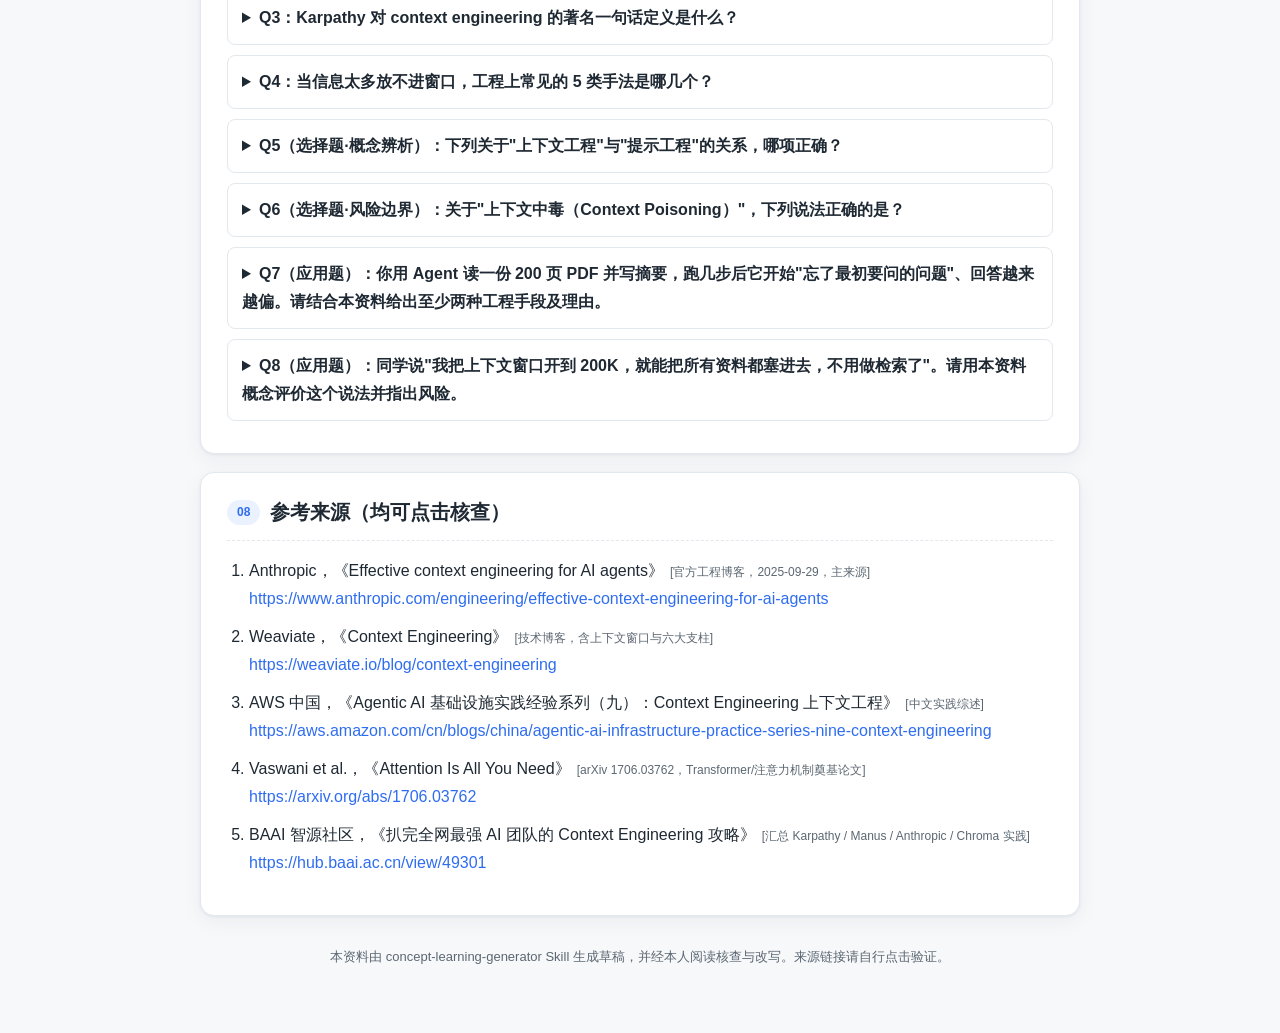
<file: concept-learning-materials/learning-materials/llm-context.html>
<!DOCTYPE html>
<html lang="zh-CN">
<head>
<meta charset="UTF-8" />
<meta name="viewport" content="width=device-width, initial-scale=1.0" />
<title>概念学习卡片 · 大模型的上下文（Context）</title>
<link rel="stylesheet" href="assets/style.css" />
</head>
<body>
<div class="wrap">

  <header class="doc-head">
    <div class="kicker">Concept Learning Card</div>
    <h1>大模型的上下文（Context / 上下文窗口）</h1>
    <p class="def">模型在生成下一段内容时，当前"能看到"的全部 token 集合；而"上下文工程"研究如何在每一步只放入最合适的信息。</p>
    <div class="meta">生成日期：2026-09-06 · 学习视角：AI Agent 工程入门 · 资料来源均为公开可核查链接</div>
  </header>

  <section class="card">
    <h2><span class="badge">01</span>学习目标</h2>
    <ul>
      <li>理解"上下文窗口"到底是什么，它由哪些部分构成（输入、输出、工具调用、检索结果……）。</li>
      <li>能解释为什么上下文是<b>有限且会衰减</b>的资源（context rot / Lost in the Middle）。</li>
      <li>说清"上下文工程（Context Engineering）"与"提示工程（Prompt Engineering）"的关系与区别。</li>
    </ul>
  </section>

  <section class="card">
    <h2><span class="badge">02</span>核心问题</h2>
    <ul>
      <li>模型一次能处理的 token 上限，真的是"越大越好、随便塞"吗？</li>
      <li>为什么 Agent 跑久了会"变笨"或"忘事"？这和上下文有什么关系？</li>
      <li>当信息太多放不进窗口时，工程上有哪些办法（压缩 / 外置 / 检索）？</li>
    </ul>
  </section>

  <section class="card">
    <h2><span class="badge">03</span>个人解释</h2>
    <div class="personal">
      <p class="who">我的理解：</p>
      <p>我觉得把"上下文"想成<b>模型此刻的工作台 / 白板</b>最贴切：上面写满了系统指令、对话历史、工具返回、检索到的资料。模型每一步推理都只能看这块白板。白板擦满后，旧信息就得被挤掉或 summarizing 掉。</p>
      <p>我最大的收获是：<b>上下文不是越大越省事</b>。窗口再大，塞太多也会"注意力分散"（context rot），而且中间的内容常常被忽略（Lost in the Middle）。所以真正重要的能力是<b>上下文工程</b>——在每一步，只把"恰好对下一步有用"的信息放上去。Karpathy 对它的定义我特别喜欢：<i>"在大模型上下文窗口里，放入正好适合它执行下一步所需的信息。"</i></p>
      <p class="reflection">站在大二这个节点回头看，上下文其实早就藏在我用过的每一次 ChatGPT 里——比如它"忘记"上面聊过的内容，往往就是上下文被挤出去了。学完才明白这不是 bug，而是窗口有限。以后我再让 AI 处理长材料时，会有意识地把关键信息放前面、把无关内容删掉，也算用上了"上下文工程"的一点直觉。——杨国美</p>
    </div>
  </section>

  <section class="card">
    <h2><span class="badge">04</span>核心机制 / 组成</h2>
    <p><b>① 上下文窗口（Context Window）</b>：模型单次推理能纳入的最大 token 量。它包含的不只是用户输入，还有系统提示、工具/函数定义、历史消息、检索到的文档、以及模型自己的输出。<b>它相当于模型的"短期记忆"</b>，受 Transformer 架构限制 [来源 4]。</p>

    <p><b>② 为什么上下文是"有限且会衰减"的资源</b>：</p>
    <ul>
      <li><b>架构约束</b>：Transformer 中每个 token 都要和上下文中其他所有 token 做注意力（n² 关系），上下文越长，注意力越被摊薄。</li>
      <li><b>Context Rot（上下文腐化）</b>：随着上下文 token 增多，模型准确回忆其中信息的能力下降——所有模型都有，只是程度不同 [来源 1]。</li>
      <li><b>Lost in the Middle</b>：模型对长文本"开头和结尾"关注度高，对"中段"容易忽略，所以关键信息应放在首尾 [来源 3]。</li>
    </ul>

    <p><b>③ 上下文工程（Context Engineering）</b>：Anthropic 将其定义为<b>"在 LLM 推理过程中，策划与维护最优 token 集合（信息）的策略，包含提示之外落入上下文的所有内容"</b>[来源 1]。它是提示工程的自然演进：</p>
    <table>
      <thead><tr><th>维度</th><th>提示工程 Prompt Engineering</th><th>上下文工程 Context Engineering</th></tr></thead>
      <tbody>
        <tr><td>关注点</td><td>怎么写好一条指令</td><td>每一步该往窗口里放什么信息</td></tr>
        <tr><td>范围</td><td>单次输入</td><td>系统指令 + 工具 + MCP + 外部数据 + 历史……全栈信息流</td></tr>
        <tr><td>适用</td><td>单轮问答、文本生成</td><td>多轮、长周期、自主 Agent</td></tr>
      </tbody>
    </table>

    <p><b>④ 常用的上下文工程手法</b>（业界归纳为 Offload / Reduce / Retrieve / Isolate / Cache）：把不常用的大块信息<b>外置到文件系统</b>（Offload）、对历史做<b>摘要压缩</b>（Reduce）、按需<b>检索</b>相关内容（Retrieve）、把不同任务上下文<b>隔离</b>（Isolate）、对稳定内容做<b>缓存</b>（Cache）[来源 5]。</p>

    <div class="diagram">
      <p style="margin:0 0 6px;color:var(--muted);font-size:14px;">一次推理的上下文由哪些部分组成</p>
      <code>[系统指令] + [工具/MCP 定义] + [检索到的外部知识] + [对话/任务历史] + [上一步工具结果] → 模型采样</code>
    </div>
  </section>

  <section class="card">
    <h2><span class="badge">05</span>应用场景（具体例子）</h2>
    <p><b>场景：</b>一个跑 50 步工具调用的深度研究 Agent。</p>
    <ul>
      <li><b>问题：</b>每一步工具返回动辄上千 token，跑几十步后上下文直接爆窗，且越往后越容易"偏离主题、忘了最初目标"。</li>
      <li><b>上下文工程怎么做：</b>① 把完整网页/文件<b>外置</b>到沙盒文件系统，只留 URL + 摘要进上下文（Offload）；② 定期对早期对话做<b>压缩摘要</b>（Reduce）；③ 把"总目标/待办清单"重写到上下文<b>末尾</b>，对抗 Lost in the Middle；④ 只在当前子任务需要时<b>检索</b>对应资料（Retrieve）。</li>
      <li><b>效果：</b>在不丢失原始数据的前提下，把上下文控制在窗口内，且模型始终"记得自己要干嘛"。这正是 Manus、Claude Code 等产品的核心工程能力 [来源 5]。</li>
    </ul>
  </section>

  <section class="card">
    <h2><span class="badge">06</span>易混淆 / 使用边界</h2>
    <div class="note">
      <p><b>① "窗口大" ≠ "可以乱塞"。</b>200K 甚至更大的窗口仍会 context rot；盲目全量塞入既贵又降质。</p>
      <p><b>② 上下文工程 ≠ 提示工程，而是它的超集。</b>好的上下文工程仍然需要好的 system prompt，但它管的是"prompt 之外的所有信息流"。</p>
      <p><b>③ 长上下文 vs RAG 不是二选一。</b>文档少而稳定可直接放长上下文；文档海量或持续增长必须用 RAG 检索；需要精确溯源时 RAG 更优 [来源 3]。</p>
      <p><b>④ 上下文中毒（Context Poisoning）。</b>错误/幻觉信息一旦进入上下文，会被 Agent 反复复用并放大，所以外置原始数据、保留可回溯很重要。</p>
    </div>
  </section>

  <section class="card">
    <h2><span class="badge">07</span>自测问题</h2>
    <details>
      <summary>Q1：上下文窗口里装的不只是"用户输入"，还通常包含哪些内容？</summary>
      <div class="ans"><b>答：</b>系统指令、工具/MCP 定义、检索到的外部知识、对话与任务历史、上一步的工具返回结果，以及模型自身的输出。</div>
    </details>
    <details>
      <summary>Q2：什么是 context rot？它意味着"把窗口开到最大"就能解决问题吗？</summary>
      <div class="ans"><b>答：</b>context rot 指随上下文 token 增多，模型准确回忆信息的能力下降。开大窗口不能根治——所有模型都有此现象，只是程度不同，因此需要做上下文工程（筛选/压缩/外置信息）。</div>
    </details>
    <details>
      <summary>Q3：Karpathy 对 context engineering 的著名一句话定义是什么？</summary>
      <div class="ans"><b>答：</b>"在大语言模型的上下文窗口中，放入正好适合它执行下一步所需的信息（filling an LLM's context window with just the right information for the next step）。"</div>
    </details>
    <details>
      <summary>Q4：当信息太多放不进窗口，工程上常见的 5 类手法是哪几个？</summary>
      <div class="ans"><b>答：</b>Offload（外置到文件/记忆）、Reduce（摘要压缩）、Retrieve（按需检索）、Isolate（隔离不同任务上下文）、Cache（缓存稳定内容）。</div>
    </details>
    <details>
      <summary>Q5（选择题·概念辨析）：下列关于"上下文工程"与"提示工程"的关系，哪项正确？</summary>
      <div class="ans"><b>答：</b>正确答案 <b>B</b>。上下文工程是提示工程的超集——它管的是"prompt 之外的所有信息流"（工具、MCP、外部数据、历史等）。A 错在"无关"；C 错在颠倒；D 错在"只管输出"。</div>
    </details>
    <details>
      <summary>Q6（选择题·风险边界）：关于"上下文中毒（Context Poisoning）"，下列说法正确的是？</summary>
      <div class="ans"><b>答：</b>正确答案 <b>B</b>。错误/幻觉信息一旦进入上下文，会被 Agent 反复复用并放大。A 错在"窗口大就不会"；C 错在"不累积"；D 错在归因为硬件。</div>
    </details>
    <details>
      <summary>Q7（应用题）：你用 Agent 读一份 200 页 PDF 并写摘要，跑几步后它开始"忘了最初要问的问题"、回答越来越偏。请结合本资料给出至少两种工程手段及理由。</summary>
      <div class="ans"><b>答题要点：</b>①Reduce/摘要——定期对早期对话做压缩摘要，保留关键结论；②把"总目标/待办清单"重写到上下文末尾，对抗 Lost in the Middle；③Offload——把完整 PDF 外置到文件，只留 URL+摘要进上下文；④若错误已混入，清理上下文、外置原始数据避免中毒被放大。</div>
    </details>
    <details>
      <summary>Q8（应用题）：同学说"我把上下文窗口开到 200K，就能把所有资料都塞进去，不用做检索了"。请用本资料概念评价这个说法并指出风险。</summary>
      <div class="ans"><b>答题要点：</b>窗口大≠可以乱塞；200K 仍会 context rot；全量塞入既贵又降质；长文本中段易被忽略（Lost in the Middle）；文档海量/持续增长时仍应 RAG 检索；正确做法是"上下文工程"而非堆窗口。</div>
    </details>
  </section>

  <section class="card">
    <h2><span class="badge">08</span>参考来源（均可点击核查）</h2>
    <ol class="refs">
      <li>Anthropic，《Effective context engineering for AI agents》<span class="src-type">[官方工程博客，2025-09-29，主来源]</span><br/><a href="https://www.anthropic.com/engineering/effective-context-engineering-for-ai-agents" target="_blank" rel="noopener">https://www.anthropic.com/engineering/effective-context-engineering-for-ai-agents</a></li>
      <li>Weaviate，《Context Engineering》<span class="src-type">[技术博客，含上下文窗口与六大支柱]</span><br/><a href="https://weaviate.io/blog/context-engineering" target="_blank" rel="noopener">https://weaviate.io/blog/context-engineering</a></li>
      <li>AWS 中国，《Agentic AI 基础设施实践经验系列（九）：Context Engineering 上下文工程》<span class="src-type">[中文实践综述]</span><br/><a href="https://aws.amazon.com/cn/blogs/china/agentic-ai-infrastructure-practice-series-nine-context-engineering" target="_blank" rel="noopener">https://aws.amazon.com/cn/blogs/china/agentic-ai-infrastructure-practice-series-nine-context-engineering</a></li>
      <li>Vaswani et al.，《Attention Is All You Need》<span class="src-type">[arXiv 1706.03762，Transformer/注意力机制奠基论文]</span><br/><a href="https://arxiv.org/abs/1706.03762" target="_blank" rel="noopener">https://arxiv.org/abs/1706.03762</a></li>
      <li>BAAI 智源社区，《扒完全网最强 AI 团队的 Context Engineering 攻略》<span class="src-type">[汇总 Karpathy / Manus / Anthropic / Chroma 实践]</span><br/><a href="https://hub.baai.ac.cn/view/49301" target="_blank" rel="noopener">https://hub.baai.ac.cn/view/49301</a></li>
    </ol>
  </section>

  <footer class="doc-foot">本资料由 concept-learning-generator Skill 生成草稿，并经本人阅读核查与改写。来源链接请自行点击验证。</footer>
</div>
</body>
</html>
</file>
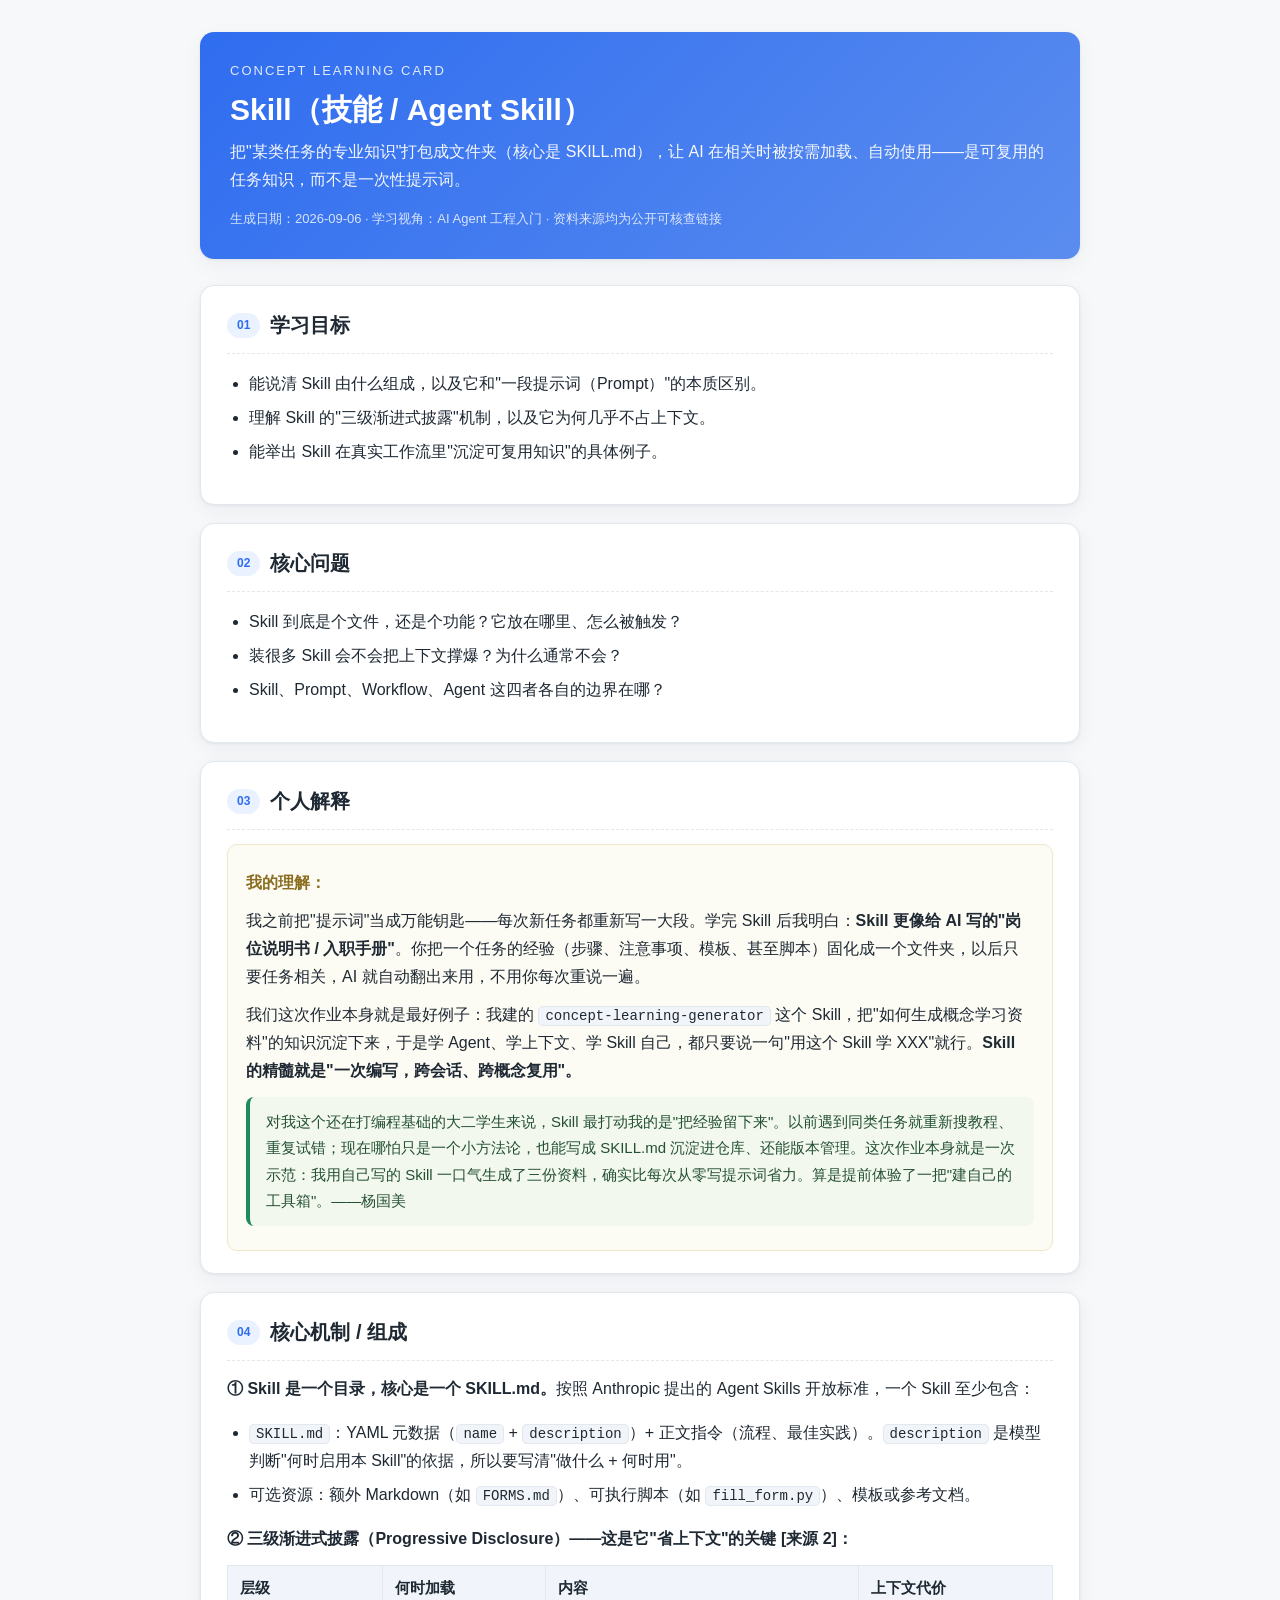
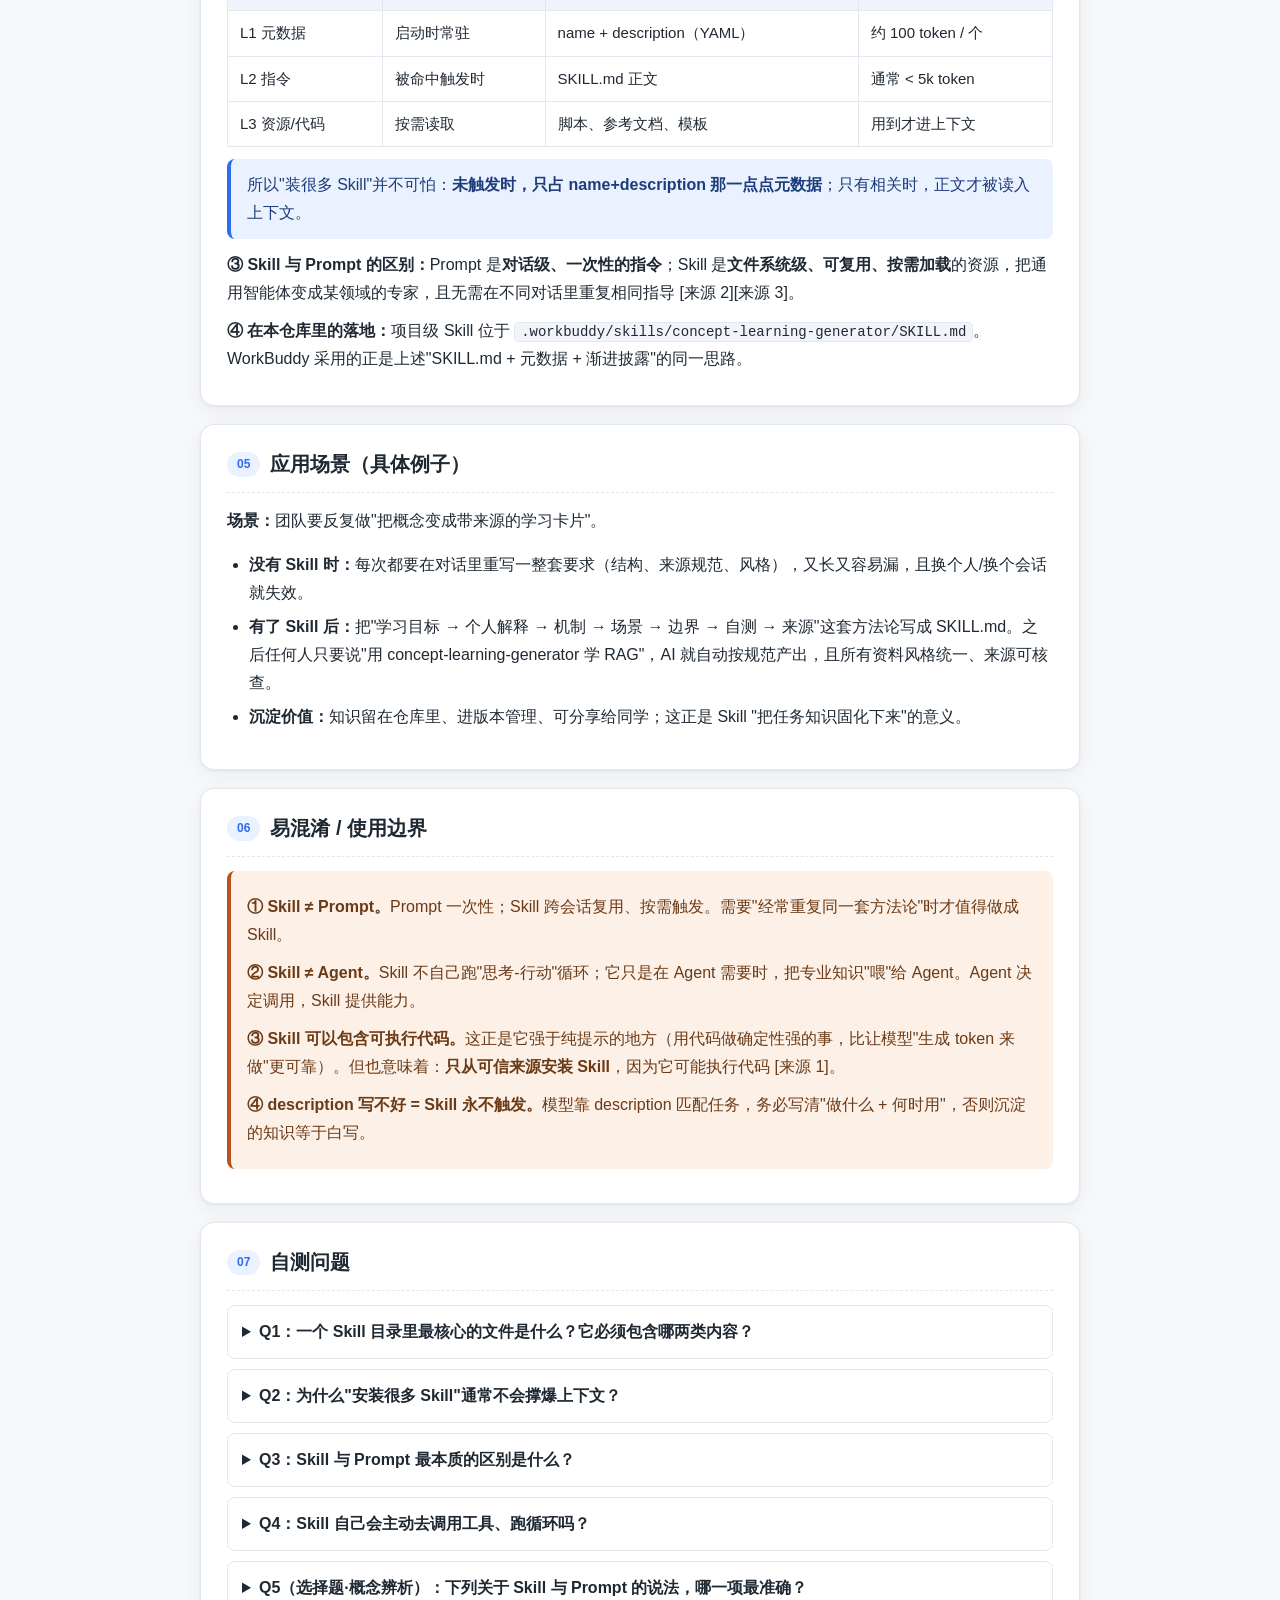
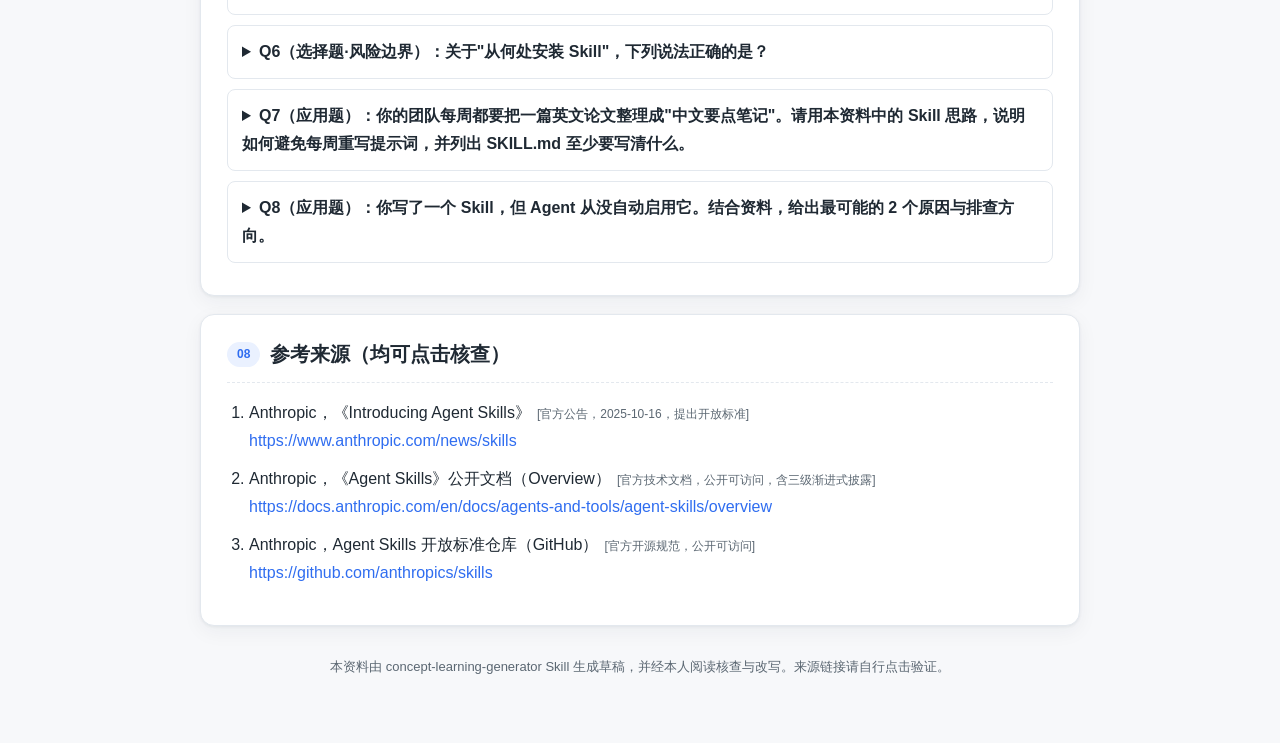
<file: concept-learning-materials/learning-materials/skill.html>
<!DOCTYPE html>
<html lang="zh-CN">
<head>
<meta charset="UTF-8" />
<meta name="viewport" content="width=device-width, initial-scale=1.0" />
<title>概念学习卡片 · Skill（技能 / 智能体技能）</title>
<link rel="stylesheet" href="assets/style.css" />
</head>
<body>
<div class="wrap">

  <header class="doc-head">
    <div class="kicker">Concept Learning Card</div>
    <h1>Skill（技能 / Agent Skill）</h1>
    <p class="def">把"某类任务的专业知识"打包成文件夹（核心是 SKILL.md），让 AI 在相关时被按需加载、自动使用——是可复用的任务知识，而不是一次性提示词。</p>
    <div class="meta">生成日期：2026-09-06 · 学习视角：AI Agent 工程入门 · 资料来源均为公开可核查链接</div>
  </header>

  <section class="card">
    <h2><span class="badge">01</span>学习目标</h2>
    <ul>
      <li>能说清 Skill 由什么组成，以及它和"一段提示词（Prompt）"的本质区别。</li>
      <li>理解 Skill 的"三级渐进式披露"机制，以及它为何几乎不占上下文。</li>
      <li>能举出 Skill 在真实工作流里"沉淀可复用知识"的具体例子。</li>
    </ul>
  </section>

  <section class="card">
    <h2><span class="badge">02</span>核心问题</h2>
    <ul>
      <li>Skill 到底是个文件，还是个功能？它放在哪里、怎么被触发？</li>
      <li>装很多 Skill 会不会把上下文撑爆？为什么通常不会？</li>
      <li>Skill、Prompt、Workflow、Agent 这四者各自的边界在哪？</li>
    </ul>
  </section>

  <section class="card">
    <h2><span class="badge">03</span>个人解释</h2>
    <div class="personal">
      <p class="who">我的理解：</p>
      <p>我之前把"提示词"当成万能钥匙——每次新任务都重新写一大段。学完 Skill 后我明白：<b>Skill 更像给 AI 写的"岗位说明书 / 入职手册"</b>。你把一个任务的经验（步骤、注意事项、模板、甚至脚本）固化成一个文件夹，以后只要任务相关，AI 就自动翻出来用，不用你每次重说一遍。</p>
      <p>我们这次作业本身就是最好例子：我建的 <code>concept-learning-generator</code> 这个 Skill，把"如何生成概念学习资料"的知识沉淀下来，于是学 Agent、学上下文、学 Skill 自己，都只要说一句"用这个 Skill 学 XXX"就行。<b>Skill 的精髓就是"一次编写，跨会话、跨概念复用"。</b></p>
      <p class="reflection">对我这个还在打编程基础的大二学生来说，Skill 最打动我的是"把经验留下来"。以前遇到同类任务就重新搜教程、重复试错；现在哪怕只是一个小方法论，也能写成 SKILL.md 沉淀进仓库、还能版本管理。这次作业本身就是一次示范：我用自己写的 Skill 一口气生成了三份资料，确实比每次从零写提示词省力。算是提前体验了一把"建自己的工具箱"。——杨国美</p>
    </div>
  </section>

  <section class="card">
    <h2><span class="badge">04</span>核心机制 / 组成</h2>
    <p><b>① Skill 是一个目录，核心是一个 SKILL.md。</b>按照 Anthropic 提出的 Agent Skills 开放标准，一个 Skill 至少包含：</p>
    <ul>
      <li><code>SKILL.md</code>：YAML 元数据（<code>name</code> + <code>description</code>）+ 正文指令（流程、最佳实践）。<code>description</code> 是模型判断"何时启用本 Skill"的依据，所以要写清"做什么 + 何时用"。</li>
      <li>可选资源：额外 Markdown（如 <code>FORMS.md</code>）、可执行脚本（如 <code>fill_form.py</code>）、模板或参考文档。</li>
    </ul>

    <p><b>② 三级渐进式披露（Progressive Disclosure）——这是它"省上下文"的关键 [来源 2]：</b></p>
    <table>
      <thead><tr><th>层级</th><th>何时加载</th><th>内容</th><th>上下文代价</th></tr></thead>
      <tbody>
        <tr><td>L1 元数据</td><td>启动时常驻</td><td>name + description（YAML）</td><td>约 100 token / 个</td></tr>
        <tr><td>L2 指令</td><td>被命中触发时</td><td>SKILL.md 正文</td><td>通常 &lt; 5k token</td></tr>
        <tr><td>L3 资源/代码</td><td>按需读取</td><td>脚本、参考文档、模板</td><td>用到才进上下文</td></tr>
      </tbody>
    </table>
    <p class="tip">所以"装很多 Skill"并不可怕：<b>未触发时，只占 name+description 那一点点元数据</b>；只有相关时，正文才被读入上下文。</p>

    <p><b>③ Skill 与 Prompt 的区别：</b>Prompt 是<b>对话级、一次性的指令</b>；Skill 是<b>文件系统级、可复用、按需加载</b>的资源，把通用智能体变成某领域的专家，且无需在不同对话里重复相同指导 [来源 2][来源 3]。</p>

    <p><b>④ 在本仓库里的落地：</b>项目级 Skill 位于 <code>.workbuddy/skills/concept-learning-generator/SKILL.md</code>。WorkBuddy 采用的正是上述"SKILL.md + 元数据 + 渐进披露"的同一思路。</p>
  </section>

  <section class="card">
    <h2><span class="badge">05</span>应用场景（具体例子）</h2>
    <p><b>场景：</b>团队要反复做"把概念变成带来源的学习卡片"。</p>
    <ul>
      <li><b>没有 Skill 时：</b>每次都要在对话里重写一整套要求（结构、来源规范、风格），又长又容易漏，且换个人/换个会话就失效。</li>
      <li><b>有了 Skill 后：</b>把"学习目标 → 个人解释 → 机制 → 场景 → 边界 → 自测 → 来源"这套方法论写成 SKILL.md。之后任何人只要说"用 concept-learning-generator 学 RAG"，AI 就自动按规范产出，且所有资料风格统一、来源可核查。</li>
      <li><b>沉淀价值：</b>知识留在仓库里、进版本管理、可分享给同学；这正是 Skill "把任务知识固化下来"的意义。</li>
    </ul>
  </section>

  <section class="card">
    <h2><span class="badge">06</span>易混淆 / 使用边界</h2>
    <div class="note">
      <p><b>① Skill ≠ Prompt。</b>Prompt 一次性；Skill 跨会话复用、按需触发。需要"经常重复同一套方法论"时才值得做成 Skill。</p>
      <p><b>② Skill ≠ Agent。</b>Skill 不自己跑"思考-行动"循环；它只是在 Agent 需要时，把专业知识"喂"给 Agent。Agent 决定调用，Skill 提供能力。</p>
      <p><b>③ Skill 可以包含可执行代码。</b>这正是它强于纯提示的地方（用代码做确定性强的事，比让模型"生成 token 来做"更可靠）。但也意味着：<b>只从可信来源安装 Skill</b>，因为它可能执行代码 [来源 1]。</p>
      <p><b>④ description 写不好 = Skill 永不触发。</b>模型靠 description 匹配任务，务必写清"做什么 + 何时用"，否则沉淀的知识等于白写。</p>
    </div>
  </section>

  <section class="card">
    <h2><span class="badge">07</span>自测问题</h2>
    <details>
      <summary>Q1：一个 Skill 目录里最核心的文件是什么？它必须包含哪两类内容？</summary>
      <div class="ans"><b>答：</b>最核心是 <code>SKILL.md</code>，必须包含 YAML 元数据（至少 name 与 description）和正文指令（流程/最佳实践）。</div>
    </details>
    <details>
      <summary>Q2：为什么"安装很多 Skill"通常不会撑爆上下文？</summary>
      <div class="ans"><b>答：</b>因为渐进式披露：未触发时只加载 name+description 的少量元数据（约 100 token/个），只有命中相关任务时正文才被读入，资源/代码更只是用到才加载。</div>
    </details>
    <details>
      <summary>Q3：Skill 与 Prompt 最本质的区别是什么？</summary>
      <div class="ans"><b>答：</b>Prompt 是一次性、对话级的指令；Skill 是可复用、文件系统级、按需加载的知识包，跨会话生效，无需重复书写相同指导。</div>
    </details>
    <details>
      <summary>Q4：Skill 自己会主动去调用工具、跑循环吗？</summary>
      <div class="ans"><b>答：</b>不会。Skill 本身不决策、不循环；它只是"被 Agent 在相关时加载进来"的专业知识/能力。是否使用由 Agent 决定。</div>
    </details>
    <details>
      <summary>Q5（选择题·概念辨析）：下列关于 Skill 与 Prompt 的说法，哪一项最准确？</summary>
      <div class="ans"><b>答：</b>正确答案 <b>B</b>。Prompt 是一次性、对话级的指令；Skill 是可复用、文件系统级、按需加载的知识包。A 错在"Skill 只是更长的提示词"；C 错在"Prompt 更强"；D 错在二者本质不同。</div>
    </details>
    <details>
      <summary>Q6（选择题·风险边界）：关于"从何处安装 Skill"，下列说法正确的是？</summary>
      <div class="ans"><b>答：</b>正确答案 <b>B</b>。Skill 目录里可能包含可执行脚本，所以应只从可信来源安装，避免运行不可信代码。A 错在"随便装"；C 错在"绝不会执行代码"；D 错在"装越多越安全"（渐进披露虽省上下文，但不可信代码有安全风险）。</div>
    </details>
    <details>
      <summary>Q7（应用题）：你的团队每周都要把一篇英文论文整理成"中文要点笔记"。请用本资料中的 Skill 思路，说明如何避免每周重写提示词，并列出 SKILL.md 至少要写清什么。</summary>
      <div class="ans"><b>答题要点：</b>①把"读论文→提取要点→中英对照→形成笔记"的方法论固化成 <code>SKILL.md</code>（含 name+description+正文流程）；②description 写清"做什么+何时用"，例如"当需要把英文论文转成中文要点笔记时使用"；③之后任何人/任何会话只要说"用这个 Skill 处理这篇论文"即可复用，无需重说；④知识进版本库、可分享、可迭代。</div>
    </details>
    <details>
      <summary>Q8（应用题）：你写了一个 Skill，但 Agent 从没自动启用它。结合资料，给出最可能的 2 个原因与排查方向。</summary>
      <div class="ans"><b>答题要点：</b>①description 没写清"做什么+何时用"，模型无法把任务匹配到它→重写 description，补全场景关键词；②Skill 没放在 Agent 可发现的目录（如项目级 <code>.workbuddy/skills/</code>）→确认目录位置；③触发词与 description 不符→在 description 补充同义词/示例。</div>
    </details>
  </section>

  <section class="card">
    <h2><span class="badge">08</span>参考来源（均可点击核查）</h2>
    <ol class="refs">
      <li>Anthropic，《Introducing Agent Skills》<span class="src-type">[官方公告，2025-10-16，提出开放标准]</span><br/><a href="https://www.anthropic.com/news/skills" target="_blank" rel="noopener">https://www.anthropic.com/news/skills</a></li>
      <li>Anthropic，《Agent Skills》公开文档（Overview）<span class="src-type">[官方技术文档，公开可访问，含三级渐进式披露]</span><br/><a href="https://docs.anthropic.com/en/docs/agents-and-tools/agent-skills/overview" target="_blank" rel="noopener">https://docs.anthropic.com/en/docs/agents-and-tools/agent-skills/overview</a></li>
      <li>Anthropic，Agent Skills 开放标准仓库（GitHub）<span class="src-type">[官方开源规范，公开可访问]</span><br/><a href="https://github.com/anthropics/skills" target="_blank" rel="noopener">https://github.com/anthropics/skills</a></li>
    </ol>
  </section>

  <footer class="doc-foot">本资料由 concept-learning-generator Skill 生成草稿，并经本人阅读核查与改写。来源链接请自行点击验证。</footer>
</div>
</body>
</html>
</file>
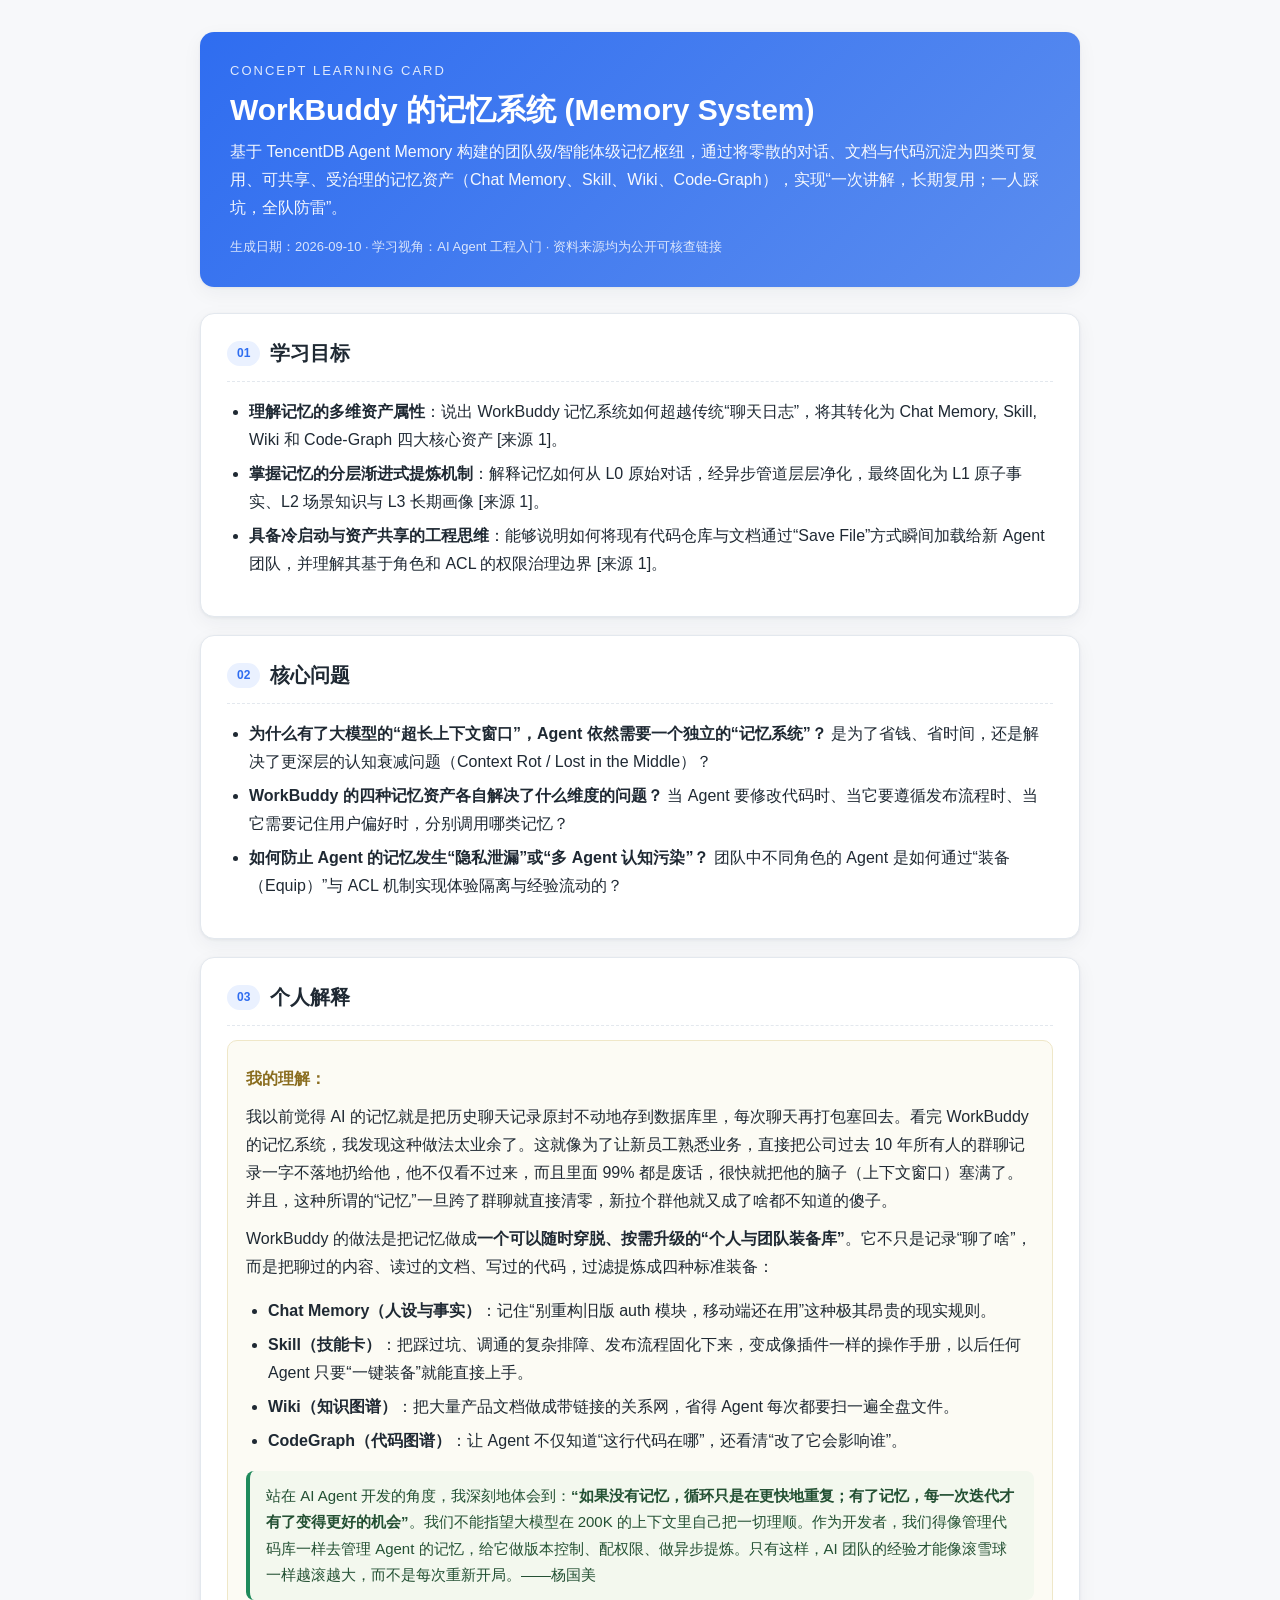
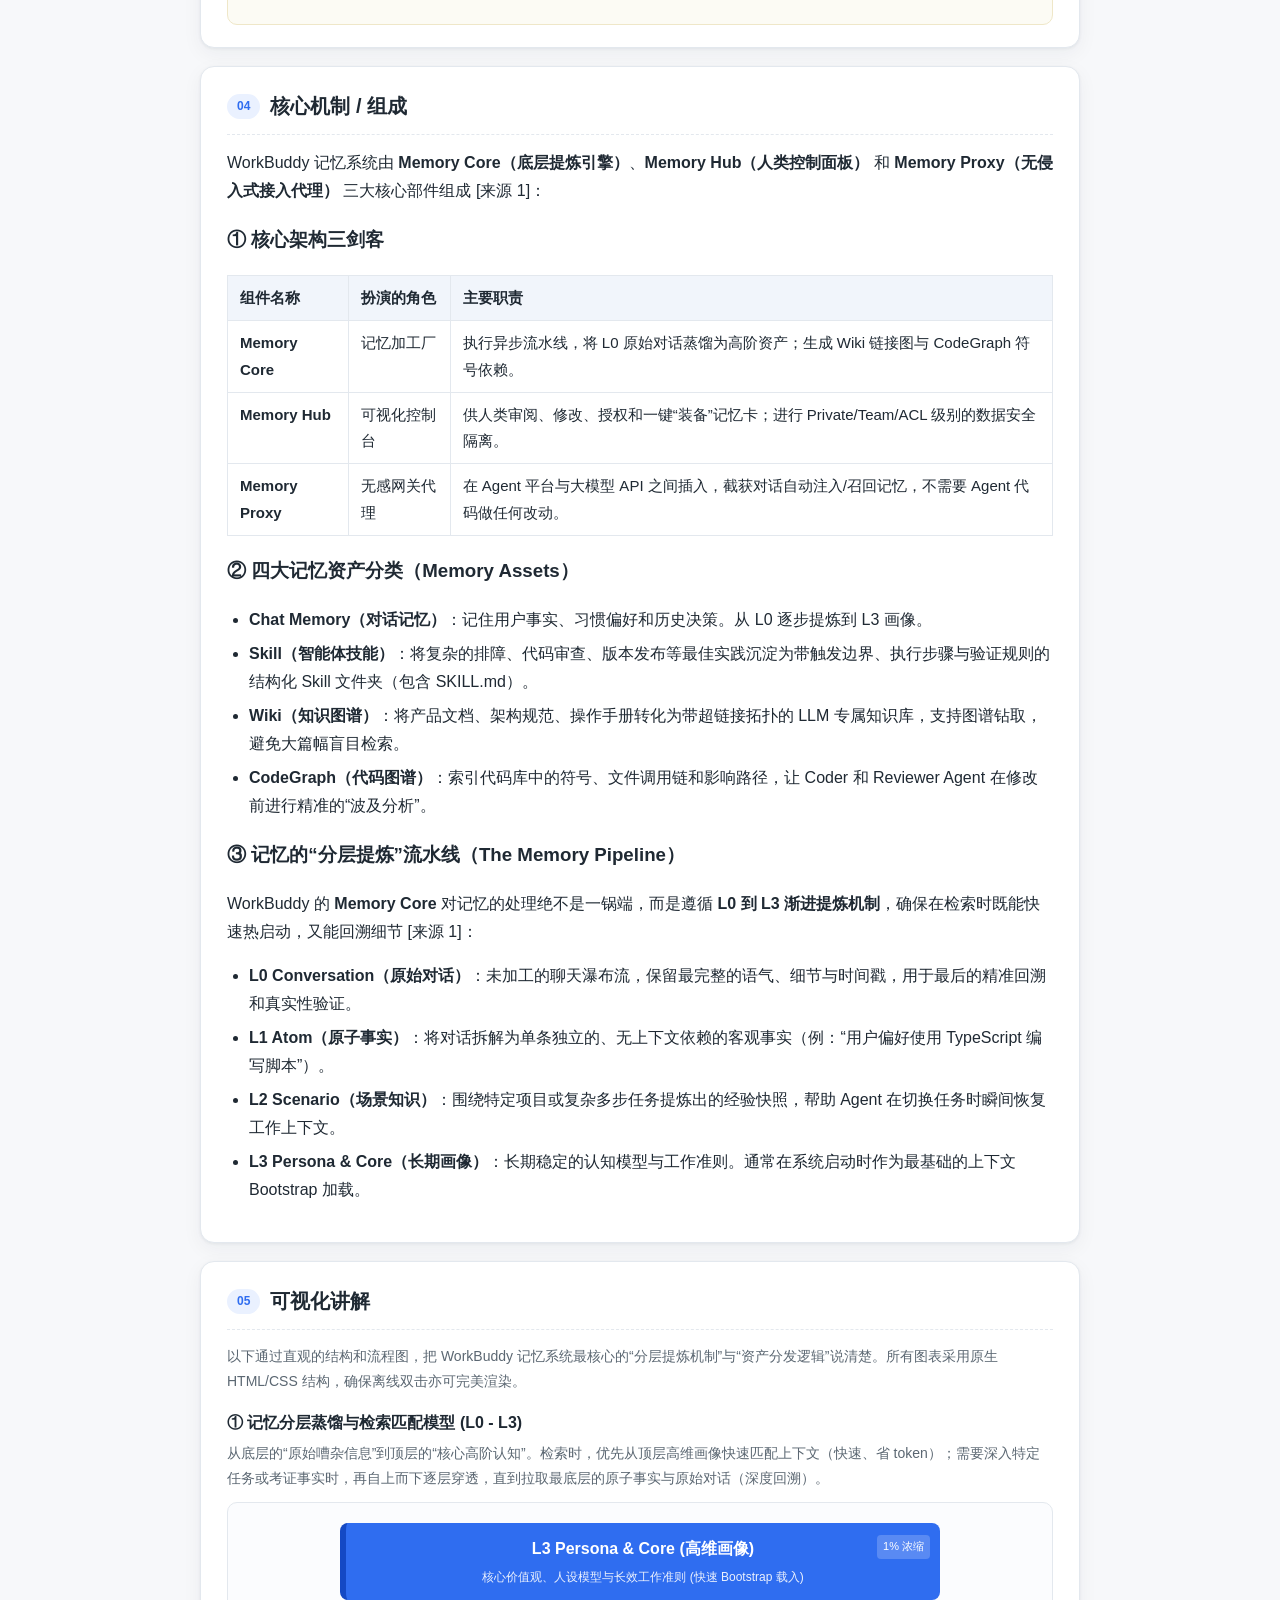
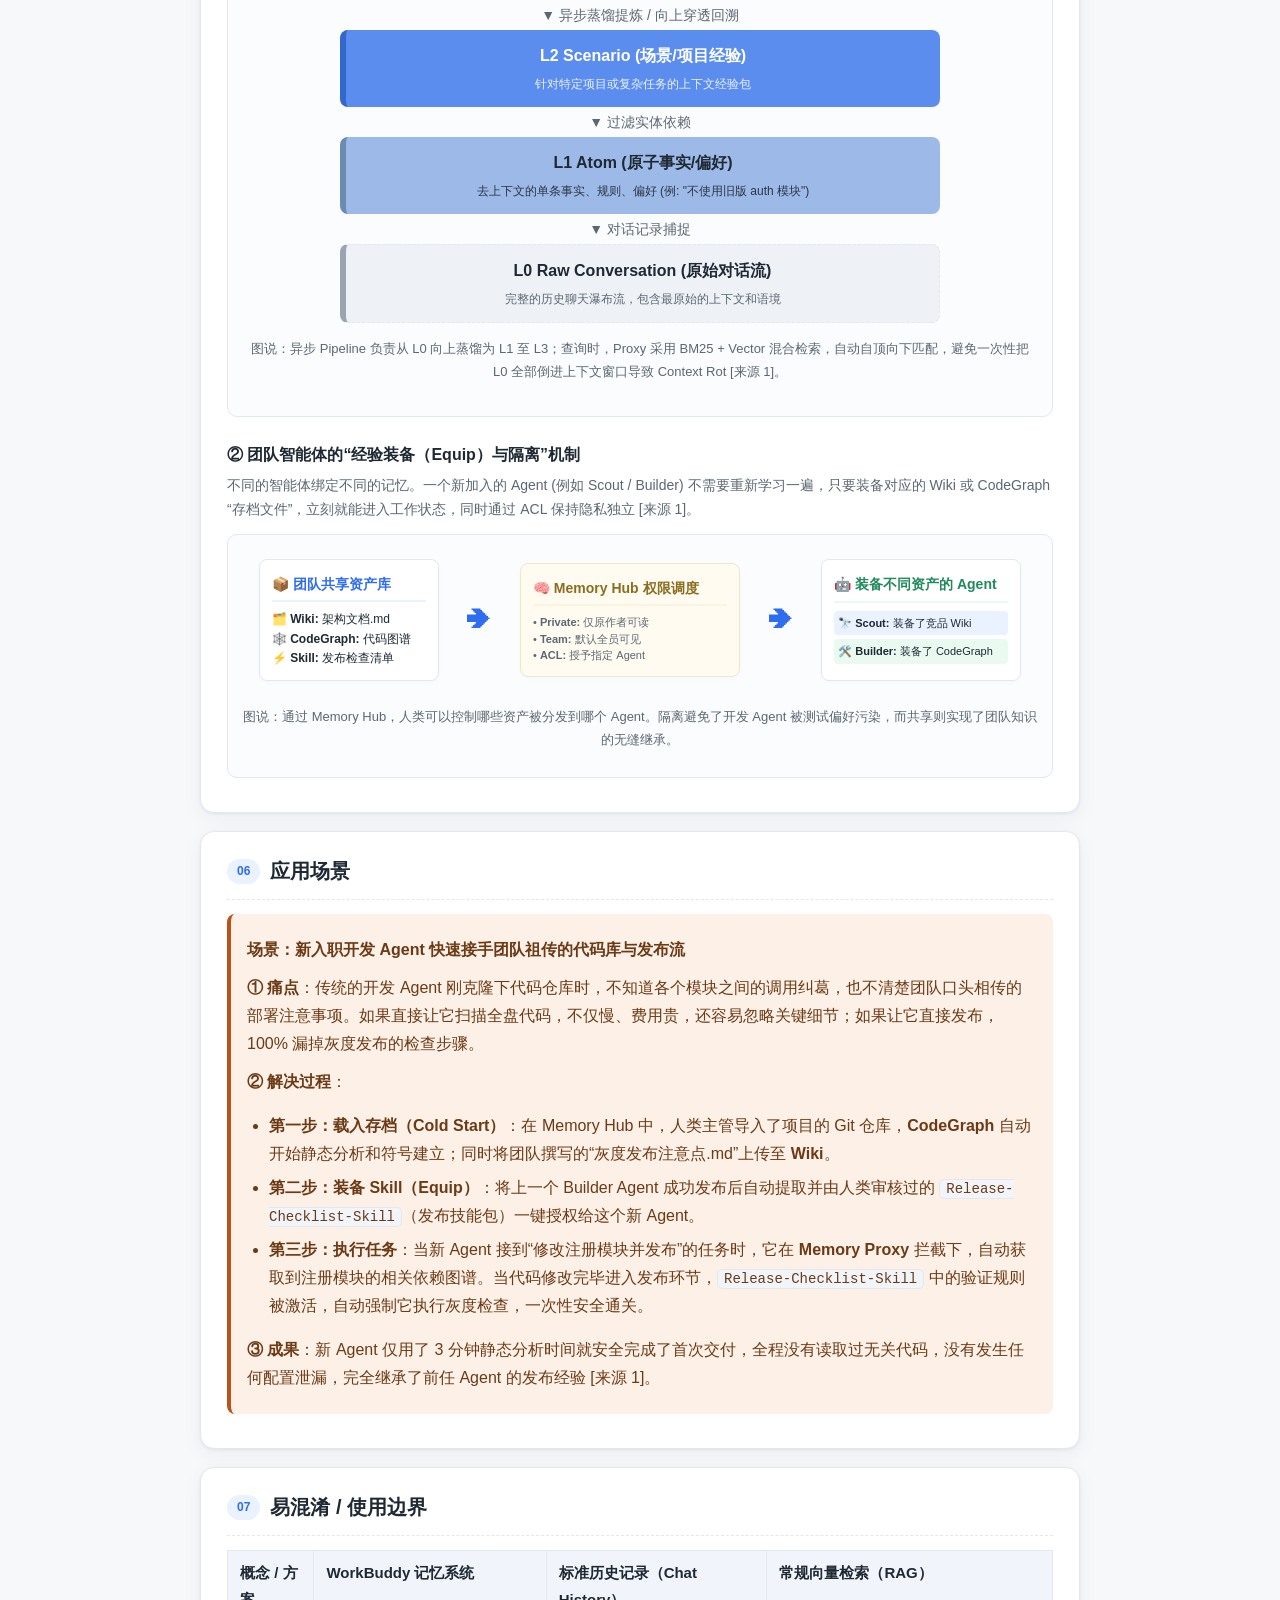
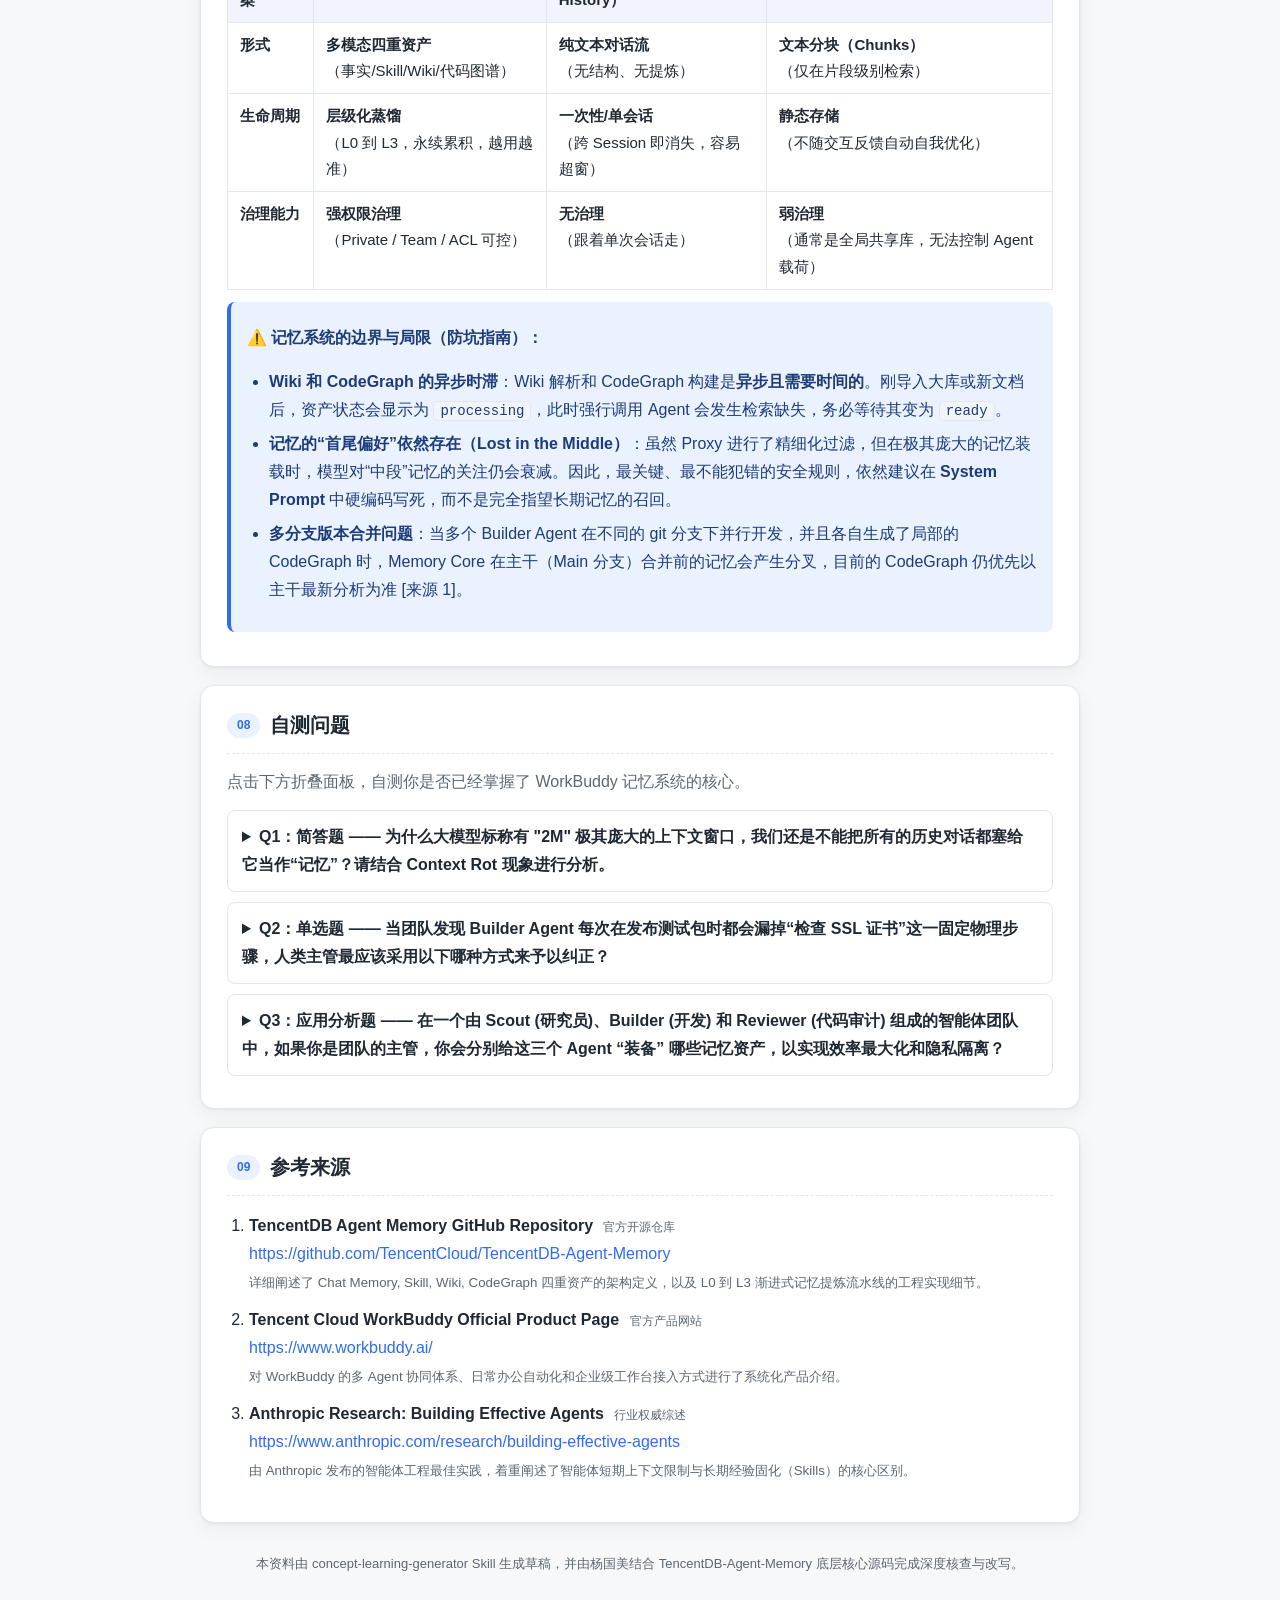
<file: concept-learning-materials/learning-materials/workbuddy-memory.html>
<!DOCTYPE html>
<html lang="zh-CN">
<head>
<meta charset="UTF-8" />
<meta name="viewport" content="width=device-width, initial-scale=1.0" />
<title>概念学习卡片 · WorkBuddy 的记忆系统（Memory System）</title>
<link rel="stylesheet" href="assets/style.css" />
</head>
<body>
<div class="wrap">

  <header class="doc-head">
    <div class="kicker">Concept Learning Card</div>
    <h1>WorkBuddy 的记忆系统 (Memory System)</h1>
    <p class="def">基于 TencentDB Agent Memory 构建的团队级/智能体级记忆枢纽，通过将零散的对话、文档与代码沉淀为四类可复用、可共享、受治理的记忆资产（Chat Memory、Skill、Wiki、Code-Graph），实现“一次讲解，长期复用；一人踩坑，全队防雷”。</p>
    <div class="meta">生成日期：2026-09-10 · 学习视角：AI Agent 工程入门 · 资料来源均为公开可核查链接</div>
  </header>

  <section class="card">
    <h2><span class="badge">01</span>学习目标</h2>
    <ul>
      <li><b>理解记忆的多维资产属性</b>：说出 WorkBuddy 记忆系统如何超越传统“聊天日志”，将其转化为 Chat Memory, Skill, Wiki 和 Code-Graph 四大核心资产 [来源 1]。</li>
      <li><b>掌握记忆的分层渐进式提炼机制</b>：解释记忆如何从 L0 原始对话，经异步管道层层净化，最终固化为 L1 原子事实、L2 场景知识与 L3 长期画像 [来源 1]。</li>
      <li><b>具备冷启动与资产共享的工程思维</b>：能够说明如何将现有代码仓库与文档通过“Save File”方式瞬间加载给新 Agent 团队，并理解其基于角色和 ACL 的权限治理边界 [来源 1]。</li>
    </ul>
  </section>

  <section class="card">
    <h2><span class="badge">02</span>核心问题</h2>
    <ul>
      <li><b>为什么有了大模型的“超长上下文窗口”，Agent 依然需要一个独立的“记忆系统”？</b> 是为了省钱、省时间，还是解决了更深层的认知衰减问题（Context Rot / Lost in the Middle）？</li>
      <li><b>WorkBuddy 的四种记忆资产各自解决了什么维度的问题？</b> 当 Agent 要修改代码时、当它要遵循发布流程时、当它需要记住用户偏好时，分别调用哪类记忆？</li>
      <li><b>如何防止 Agent 的记忆发生“隐私泄漏”或“多 Agent 认知污染”？</b> 团队中不同角色的 Agent 是如何通过“装备（Equip）”与 ACL 机制实现体验隔离与经验流动的？</li>
    </ul>
  </section>

  <section class="card">
    <h2><span class="badge">03</span>个人解释</h2>
    <div class="personal">
      <p class="who">我的理解：</p>
      <p>我以前觉得 AI 的记忆就是把历史聊天记录原封不动地存到数据库里，每次聊天再打包塞回去。看完 WorkBuddy 的记忆系统，我发现这种做法太业余了。这就像为了让新员工熟悉业务，直接把公司过去 10 年所有人的群聊记录一字不落地扔给他，他不仅看不过来，而且里面 99% 都是废话，很快就把他的脑子（上下文窗口）塞满了。并且，这种所谓的“记忆”一旦跨了群聊就直接清零，新拉个群他就又成了啥都不知道的傻子。</p>
      <p>WorkBuddy 的做法是把记忆做成<b>一个可以随时穿脱、按需升级的“个人与团队装备库”</b>。它不只是记录“聊了啥”，而是把聊过的内容、读过的文档、写过的代码，过滤提炼成四种标准装备：</p>
      <ul>
        <li><b>Chat Memory（人设与事实）</b>：记住“别重构旧版 auth 模块，移动端还在用”这种极其昂贵的现实规则。</li>
        <li><b>Skill（技能卡）</b>：把踩过坑、调通的复杂排障、发布流程固化下来，变成像插件一样的操作手册，以后任何 Agent 只要“一键装备”就能直接上手。</li>
        <li><b>Wiki（知识图谱）</b>：把大量产品文档做成带链接的关系网，省得 Agent 每次都要扫一遍全盘文件。</li>
        <li><b>CodeGraph（代码图谱）</b>：让 Agent 不仅知道“这行代码在哪”，还看清“改了它会影响谁”。</li>
      </ul>
      <p class="reflection">
        站在 AI Agent 开发的角度，我深刻地体会到：<b>“如果没有记忆，循环只是在更快地重复；有了记忆，每一次迭代才有了变得更好的机会”</b>。我们不能指望大模型在 200K 的上下文里自己把一切理顺。作为开发者，我们得像管理代码库一样去管理 Agent 的记忆，给它做版本控制、配权限、做异步提炼。只有这样，AI 团队的经验才能像滚雪球一样越滚越大，而不是每次重新开局。——杨国美
      </p>
    </div>
  </section>

  <section class="card">
    <h2><span class="badge">04</span>核心机制 / 组成</h2>
    <p>WorkBuddy 记忆系统由 <b>Memory Core（底层提炼引擎）</b>、<b>Memory Hub（人类控制面板）</b> 和 <b>Memory Proxy（无侵入式接入代理）</b> 三大核心部件组成 [来源 1]：</p>
    
    <h3>① 核心架构三剑客</h3>
    <table>
      <thead>
        <tr>
          <th>组件名称</th>
          <th>扮演的角色</th>
          <th>主要职责</th>
        </tr>
      </thead>
      <tbody>
        <tr>
          <td><b>Memory Core</b></td>
          <td>记忆加工厂</td>
          <td>执行异步流水线，将 L0 原始对话蒸馏为高阶资产；生成 Wiki 链接图与 CodeGraph 符号依赖。</td>
        </tr>
        <tr>
          <td><b>Memory Hub</b></td>
          <td>可视化控制台</td>
          <td>供人类审阅、修改、授权和一键“装备”记忆卡；进行 Private/Team/ACL 级别的数据安全隔离。</td>
        </tr>
        <tr>
          <td><b>Memory Proxy</b></td>
          <td>无感网关代理</td>
          <td>在 Agent 平台与大模型 API 之间插入，截获对话自动注入/召回记忆，不需要 Agent 代码做任何改动。</td>
        </tr>
      </tbody>
    </table>

    <h3>② 四大记忆资产分类（Memory Assets）</h3>
    <ul>
      <li><b>Chat Memory（对话记忆）</b>：记住用户事实、习惯偏好和历史决策。从 L0 逐步提炼到 L3 画像。</li>
      <li><b>Skill（智能体技能）</b>：将复杂的排障、代码审查、版本发布等最佳实践沉淀为带触发边界、执行步骤与验证规则的结构化 Skill 文件夹（包含 SKILL.md）。</li>
      <li><b>Wiki（知识图谱）</b>：将产品文档、架构规范、操作手册转化为带超链接拓扑的 LLM 专属知识库，支持图谱钻取，避免大篇幅盲目检索。</li>
      <li><b>CodeGraph（代码图谱）</b>：索引代码库中的符号、文件调用链和影响路径，让 Coder 和 Reviewer Agent 在修改前进行精准的“波及分析”。</li>
    </ul>

    <h3>③ 记忆的“分层提炼”流水线（The Memory Pipeline）</h3>
    <p>WorkBuddy 的 <b>Memory Core</b> 对记忆的处理绝不是一锅端，而是遵循 <b>L0 到 L3 渐进提炼机制</b>，确保在检索时既能快速热启动，又能回溯细节 [来源 1]：</p>
    <ul>
      <li><b>L0 Conversation（原始对话）</b>：未加工的聊天瀑布流，保留最完整的语气、细节与时间戳，用于最后的精准回溯和真实性验证。</li>
      <li><b>L1 Atom（原子事实）</b>：将对话拆解为单条独立的、无上下文依赖的客观事实（例：“用户偏好使用 TypeScript 编写脚本”）。</li>
      <li><b>L2 Scenario（场景知识）</b>：围绕特定项目或复杂多步任务提炼出的经验快照，帮助 Agent 在切换任务时瞬间恢复工作上下文。</li>
      <li><b>L3 Persona &amp; Core（长期画像）</b>：长期稳定的认知模型与工作准则。通常在系统启动时作为最基础的上下文 Bootstrap 加载。</li>
    </ul>
  </section>

  <section class="card">
    <h2><span class="badge">05</span>可视化讲解</h2>
    <p class="viz-caption">以下通过直观的结构和流程图，把 WorkBuddy 记忆系统最核心的“分层提炼机制”与“资产分发逻辑”说清楚。所有图表采用原生 HTML/CSS 结构，确保离线双击亦可完美渲染。</p>

    <h3 style="font-size:16px;margin:16px 0 4px;">① 记忆分层蒸馏与检索匹配模型 (L0 - L3)</h3>
    <p class="viz-caption">从底层的“原始嘈杂信息”到顶层的“核心高阶认知”。检索时，优先从顶层高维画像快速匹配上下文（快速、省 token）；需要深入特定任务或考证事实时，再自上而下逐层穿透，直到拉取最底层的原子事实与原始对话（深度回溯）。</p>
    
    <!-- 纯 HTML+CSS 分层金字塔 -->
    <div class="diagram" style="text-align: left; padding: 20px;">
      <div style="display: flex; flex-direction: column; gap: 8px; max-width: 600px; margin: 0 auto;">
        
        <!-- L3 -->
        <div style="background: #2f6df0; color: #fff; padding: 12px; border-radius: 8px; text-align: center; border-left: 6px solid #1449c4; position: relative;">
          <span style="font-weight: bold;">L3 Persona & Core (高维画像)</span>
          <div style="font-size: 12px; opacity: 0.9; margin-top: 4px;">核心价值观、人设模型与长效工作准则 (快速 Bootstrap 载入)</div>
          <span style="position: absolute; right: 10px; top: 12px; font-size: 11px; background: rgba(255,255,255,0.2); padding: 2px 6px; border-radius: 4px;">1% 浓缩</span>
        </div>
        
        <!-- Down Arrow 1 -->
        <div style="text-align: center; color: var(--muted); font-size: 14px; line-height: 1;">▼ 异步蒸馏提炼 / 向上穿透回溯</div>

        <!-- L2 -->
        <div style="background: #5b8def; color: #fff; padding: 12px; border-radius: 8px; text-align: center; border-left: 6px solid #3467cc;">
          <span style="font-weight: bold;">L2 Scenario (场景/项目经验)</span>
          <div style="font-size: 12px; opacity: 0.9; margin-top: 4px;">针对特定项目或复杂任务的上下文经验包</div>
        </div>

        <!-- Down Arrow 2 -->
        <div style="text-align: center; color: var(--muted); font-size: 14px; line-height: 1;">▼ 过滤实体依赖</div>

        <!-- L1 -->
        <div style="background: #9db9e8; color: #1f2933; padding: 12px; border-radius: 8px; text-align: center; border-left: 6px solid #6b8cb0;">
          <span style="font-weight: bold;">L1 Atom (原子事实/偏好)</span>
          <div style="font-size: 12px; opacity: 0.9; margin-top: 4px;">去上下文的单条事实、规则、偏好 (例: "不使用旧版 auth 模块")</div>
        </div>

        <!-- Down Arrow 3 -->
        <div style="text-align: center; color: var(--muted); font-size: 14px; line-height: 1;">▼ 对话记录捕捉</div>

        <!-- L0 -->
        <div style="background: #eef1f5; color: #5b6772; padding: 12px; border-radius: 8px; text-align: center; border: 1px dashed var(--line); border-left: 6px solid #9aa5b1;">
          <span style="font-weight: bold; color: var(--ink);">L0 Raw Conversation (原始对话流)</span>
          <div style="font-size: 12px; margin-top: 4px;">完整的历史聊天瀑布流，包含最原始的上下文和语境</div>
        </div>

      </div>
      <div class="viz-caption" style="margin-top: 15px; text-align: center; font-size: 13px;">
        图说：异步 Pipeline 负责从 L0 向上蒸馏为 L1 至 L3；查询时，Proxy 采用 BM25 + Vector 混合检索，自动自顶向下匹配，避免一次性把 L0 全部倒进上下文窗口导致 Context Rot [来源 1]。
      </div>
    </div>

    <h3 style="font-size:16px;margin:24px 0 4px;">② 团队智能体的“经验装备（Equip）与隔离”机制</h3>
    <p class="viz-caption">不同的智能体绑定不同的记忆。一个新加入的 Agent (例如 Scout / Builder) 不需要重新学习一遍，只要装备对应的 Wiki 或 CodeGraph “存档文件”，立刻就能进入工作状态，同时通过 ACL 保持隐私独立 [来源 1]。</p>

    <!-- 资产流转图 -->
    <div class="diagram">
      <div style="display: flex; justify-content: space-around; align-items: center; flex-wrap: wrap; gap: 15px; padding: 10px;">
        
        <!-- Column 1: Sources -->
        <div style="background: #fff; border: 1px solid var(--line); border-radius: 8px; padding: 12px; width: 180px; text-align: left; box-shadow: 0 2px 5px rgba(0,0,0,0.02);">
          <div style="font-weight: bold; color: var(--accent); border-bottom: 2px solid var(--accent-soft); padding-bottom: 4px; margin-bottom: 8px; font-size: 14px;">📦 团队共享资产库</div>
          <div style="font-size: 12px; line-height: 1.6;">
            <div>🗂️ <b>Wiki:</b> 架构文档.md</div>
            <div>🕸️ <b>CodeGraph:</b> 代码图谱</div>
            <div>⚡ <b>Skill:</b> 发布检查清单</div>
          </div>
        </div>

        <!-- Arrow -->
        <div style="color: var(--accent); font-size: 24px;">➔</div>

        <!-- Column 2: Hub Route -->
        <div style="background: #fffbf0; border: 1px solid #efe7c8; border-radius: 8px; padding: 12px; width: 220px; text-align: left; box-shadow: 0 2px 5px rgba(0,0,0,0.02);">
          <div style="font-weight: bold; color: #8a6d1f; border-bottom: 2px solid #f9f5e1; padding-bottom: 4px; margin-bottom: 8px; font-size: 14px;">🧠 Memory Hub 权限调度</div>
          <div style="font-size: 11px; line-height: 1.5; color: var(--muted);">
            <div>• <b>Private:</b> 仅原作者可读</div>
            <div>• <b>Team:</b> 默认全员可见</div>
            <div>• <b>ACL:</b> 授予指定 Agent</div>
          </div>
        </div>

        <!-- Arrow -->
        <div style="color: var(--accent); font-size: 24px;">➔</div>

        <!-- Column 3: Agents -->
        <div style="background: #fff; border: 1px solid var(--line); border-radius: 8px; padding: 12px; width: 200px; text-align: left; box-shadow: 0 2px 5px rgba(0,0,0,0.02);">
          <div style="font-weight: bold; color: var(--ok); border-bottom: 2px solid #eafaf1; padding-bottom: 4px; margin-bottom: 8px; font-size: 14px;">🤖 装备不同资产的 Agent</div>
          <div style="font-size: 11px; line-height: 1.5;">
            <div style="background: var(--accent-soft); padding: 4px; margin: 4px 0; border-radius: 4px;">
              <b>🔭 Scout:</b> 装备了竞品 Wiki
            </div>
            <div style="background: #eafaf1; padding: 4px; margin: 4px 0; border-radius: 4px;">
              <b>🛠️ Builder:</b> 装备了 CodeGraph
            </div>
          </div>
        </div>

      </div>
      <div class="viz-caption" style="margin-top: 15px; text-align: center; font-size: 13px;">
        图说：通过 Memory Hub，人类可以控制哪些资产被分发到哪个 Agent。隔离避免了开发 Agent 被测试偏好污染，而共享则实现了团队知识的无缝继承。
      </div>
    </div>
  </section>

  <section class="card">
    <h2><span class="badge">06</span>应用场景</h2>
    <div class="note">
      <p><b>场景：新入职开发 Agent 快速接手团队祖传的代码库与发布流</b></p>
      <p><b>① 痛点</b>：传统的开发 Agent 刚克隆下代码仓库时，不知道各个模块之间的调用纠葛，也不清楚团队口头相传的部署注意事项。如果直接让它扫描全盘代码，不仅慢、费用贵，还容易忽略关键细节；如果让它直接发布，100% 漏掉灰度发布的检查步骤。</p>
      <p><b>② 解决过程</b>：</p>
      <ul>
        <li><b>第一步：载入存档（Cold Start）</b>：在 Memory Hub 中，人类主管导入了项目的 Git 仓库，<b>CodeGraph</b> 自动开始静态分析和符号建立；同时将团队撰写的“灰度发布注意点.md”上传至 <b>Wiki</b>。</li>
        <li><b>第二步：装备 Skill（Equip）</b>：将上一个 Builder Agent 成功发布后自动提取并由人类审核过的 <code>Release-Checklist-Skill</code>（发布技能包）一键授权给这个新 Agent。</li>
        <li><b>第三步：执行任务</b>：当新 Agent 接到“修改注册模块并发布”的任务时，它在 <b>Memory Proxy</b> 拦截下，自动获取到注册模块的相关依赖图谱。当代码修改完毕进入发布环节，<code>Release-Checklist-Skill</code> 中的验证规则被激活，自动强制它执行灰度检查，一次性安全通关。</li>
      </ul>
      <p><b>③ 成果</b>：新 Agent 仅用了 3 分钟静态分析时间就安全完成了首次交付，全程没有读取过无关代码，没有发生任何配置泄漏，完全继承了前任 Agent 的发布经验 [来源 1]。</p>
    </div>
  </section>

  <section class="card">
    <h2><span class="badge">07</span>易混淆 / 使用边界</h2>
    <table>
      <thead>
        <tr>
          <th>概念 / 方案</th>
          <th>WorkBuddy 记忆系统</th>
          <th>标准历史记录（Chat History）</th>
          <th>常规向量检索（RAG）</th>
        </tr>
      </thead>
      <tbody>
        <tr>
          <td><b>形式</b></td>
          <td><b>多模态四重资产</b><br />（事实/Skill/Wiki/代码图谱）</td>
          <td><b>纯文本对话流</b><br />（无结构、无提炼）</td>
          <td><b>文本分块（Chunks）</b><br />（仅在片段级别检索）</td>
        </tr>
        <tr>
          <td><b>生命周期</b></td>
          <td><b>层级化蒸馏</b><br />（L0 到 L3，永续累积，越用越准）</td>
          <td><b>一次性/单会话</b><br />（跨 Session 即消失，容易超窗）</td>
          <td><b>静态存储</b><br />（不随交互反馈自动自我优化）</td>
        </tr>
        <tr>
          <td><b>治理能力</b></td>
          <td><b>强权限治理</b><br />（Private / Team / ACL 可控）</td>
          <td><b>无治理</b><br />（跟着单次会话走）</td>
          <td><b>弱治理</b><br />（通常是全局共享库，无法控制 Agent 载荷）</td>
        </tr>
      </tbody>
    </table>

    <div class="tip">
      <p><b>⚠️ 记忆系统的边界与局限（防坑指南）：</b></p>
      <ul>
        <li><b>Wiki 和 CodeGraph 的异步时滞</b>：Wiki 解析和 CodeGraph 构建是<b>异步且需要时间的</b>。刚导入大库或新文档后，资产状态会显示为 <code>processing</code>，此时强行调用 Agent 会发生检索缺失，务必等待其变为 <code>ready</code>。</li>
        <li><b>记忆的“首尾偏好”依然存在（Lost in the Middle）</b>：虽然 Proxy 进行了精细化过滤，但在极其庞大的记忆装载时，模型对“中段”记忆的关注仍会衰减。因此，最关键、最不能犯错的安全规则，依然建议在 <b>System Prompt</b> 中硬编码写死，而不是完全指望长期记忆的召回。</li>
        <li><b>多分支版本合并问题</b>：当多个 Builder Agent 在不同的 git 分支下并行开发，并且各自生成了局部的 CodeGraph 时，Memory Core 在主干（Main 分支）合并前的记忆会产生分叉，目前的 CodeGraph 仍优先以主干最新分析为准 [来源 1]。</li>
      </ul>
    </div>
  </section>

  <section class="card">
    <h2><span class="badge">08</span>自测问题</h2>
    <div class="quiz-intro">点击下方折叠面板，自测你是否已经掌握了 WorkBuddy 记忆系统的核心。</div>
    
    <!-- 简答题 -->
    <details>
      <summary>Q1：简答题 —— 为什么大模型标称有 "2M" 极其庞大的上下文窗口，我们还是不能把所有的历史对话都塞给它当作“记忆”？请结合 Context Rot 现象进行分析。</summary>
      <div class="ans">
        <p><b>答题要点：</b></p>
        <ul>
          <li><b>注意力稀释（Context Rot / 语境衰减）</b>：随着塞入的 token 数量呈线性增长，基于 Transformer 架构的模型其注意力计算量呈 <b>平方级 (n²)</b> 增长，导致它召回特定关键信息的能力断崖式下跌。</li>
          <li><b>中间迷失（Lost in the Middle）</b>：即使能装下，模型也只对最开头（首）和最末尾（尾）的信息高度敏感，中段信息极易被忽略。</li>
          <li><b>经济与速度成本</b>：无限制塞入历史记录会导致每次推理的 API 费用暴增，且首字延迟（TTFT）显著变长，拖慢开发效率。</li>
          <li><b>由此，WorkBuddy 通过分层蒸馏与精准检索（只取高价值 Atom/Scenario 记忆）来解决这个问题</b> [来源 1]。</li>
        </ul>
      </div>
    </details>

    <!-- 选择题 -->
    <details>
      <summary>Q2：单选题 —— 当团队发现 Builder Agent 每次在发布测试包时都会漏掉“检查 SSL 证书”这一固定物理步骤，人类主管最应该采用以下哪种方式来予以纠正？</summary>
      <div class="ans">
        <p><b>正确选项：B</b></p>
        <ul>
          <li>A. 将说明写进每次对话的历史记录里。（错误：换个 Session 就会被遗忘）</li>
          <li><b>B. 撰写一份包含该验证步骤的 SKILL.md，并在 Memory Hub 中将其作为 Skill 资产“装备”给 Builder Agent。</b>（正确：Skill 是最适合用来固化多步触发、验证规则和专业操作手册的资产类型）</li>
          <li>C. 把证书检查指南放到产品 Wiki 里。（错误：Wiki 适合知识检索，不适合驱动强步骤性的执行行为）</li>
          <li>D. 重新导入 CodeGraph 代码图谱。（错误：CodeGraph 解决的是代码符号依赖，与部署流程无关）</li>
        </ul>
      </div>
    </details>

    <!-- 应用题 -->
    <details>
      <summary>Q3：应用分析题 —— 在一个由 Scout (研究员)、Builder (开发) 和 Reviewer (代码审计) 组成的智能体团队中，如果你是团队的主管，你会分别给这三个 Agent “装备” 哪些记忆资产，以实现效率最大化和隐私隔离？</summary>
      <div class="ans">
        <p><b>推荐的装备（Equip）方案：</b></p>
        <ul>
          <li><b>🔭 Scout (研究员)</b>：装备<b>“竞品分析 Wiki”</b>与<b>“用户调研 Chat Memory”</b>。不需要给它装备 CodeGraph（它不写代码，装了只会浪费 token 且容易造成认知噪音）。</li>
          <li><b>🛠️ Builder (开发员)</b>：装备<b>“产品规格/设计规范 Wiki”</b>、<b>“项目 CodeGraph”</b>和<b>“交付与代码规范 Skill”</b>。确保它在不超窗的前提下，既懂业务设计，又懂底层代码依赖。</li>
          <li><b>🧪 Reviewer (审计员)</b>：装备<b>“历史线上事故与漏洞 Chat Memory”</b>、<b>“项目 CodeGraph”</b>和<b>“上线发布安全 checklist Skill”</b>。这能让它带着前人踩过的坑（事故记忆），精准审计 Builder 的代码，并在最后用 Skill 强制执行上线检验。</li>
          <li><b>隔离考量</b>：Scout 的用户原始聊天记录应设为 <code>private</code> 或 <code>restricted</code> 权限，不暴露给 Builder，防止 Agent 之间发生无关数据的隐私交叉污染。</li>
        </ul>
      </div>
    </details>
  </section>

  <section class="card">
    <h2><span class="badge">09</span>参考来源</h2>
    <ol class="refs">
      <li>
        <b>TencentDB Agent Memory GitHub Repository</b>
        <span class="src-type">官方开源仓库</span>
        <br />
        <a href="https://github.com/TencentCloud/TencentDB-Agent-Memory" target="_blank">https://github.com/TencentCloud/TencentDB-Agent-Memory</a>
        <br /><small style="color: var(--muted);">详细阐述了 Chat Memory, Skill, Wiki, CodeGraph 四重资产的架构定义，以及 L0 到 L3 渐进式记忆提炼流水线的工程实现细节。</small>
      </li>
      <li>
        <b>Tencent Cloud WorkBuddy Official Product Page</b>
        <span class="src-type">官方产品网站</span>
        <br />
        <a href="https://www.workbuddy.ai/" target="_blank">https://www.workbuddy.ai/</a>
        <br /><small style="color: var(--muted);">对 WorkBuddy 的多 Agent 协同体系、日常办公自动化和企业级工作台接入方式进行了系统化产品介绍。</small>
      </li>
      <li>
        <b>Anthropic Research: Building Effective Agents</b>
        <span class="src-type">行业权威综述</span>
        <br />
        <a href="https://www.anthropic.com/research/building-effective-agents" target="_blank">https://www.anthropic.com/research/building-effective-agents</a>
        <br /><small style="color: var(--muted);">由 Anthropic 发布的智能体工程最佳实践，着重阐述了智能体短期上下文限制与长期经验固化（Skills）的核心区别。</small>
      </li>
    </ol>
  </section>

  <footer class="doc-foot">本资料由 concept-learning-generator Skill 生成草稿，并由杨国美结合 TencentDB-Agent-Memory 底层核心源码完成深度核查与改写。</footer>
</div>
</body>
</html>
</file>
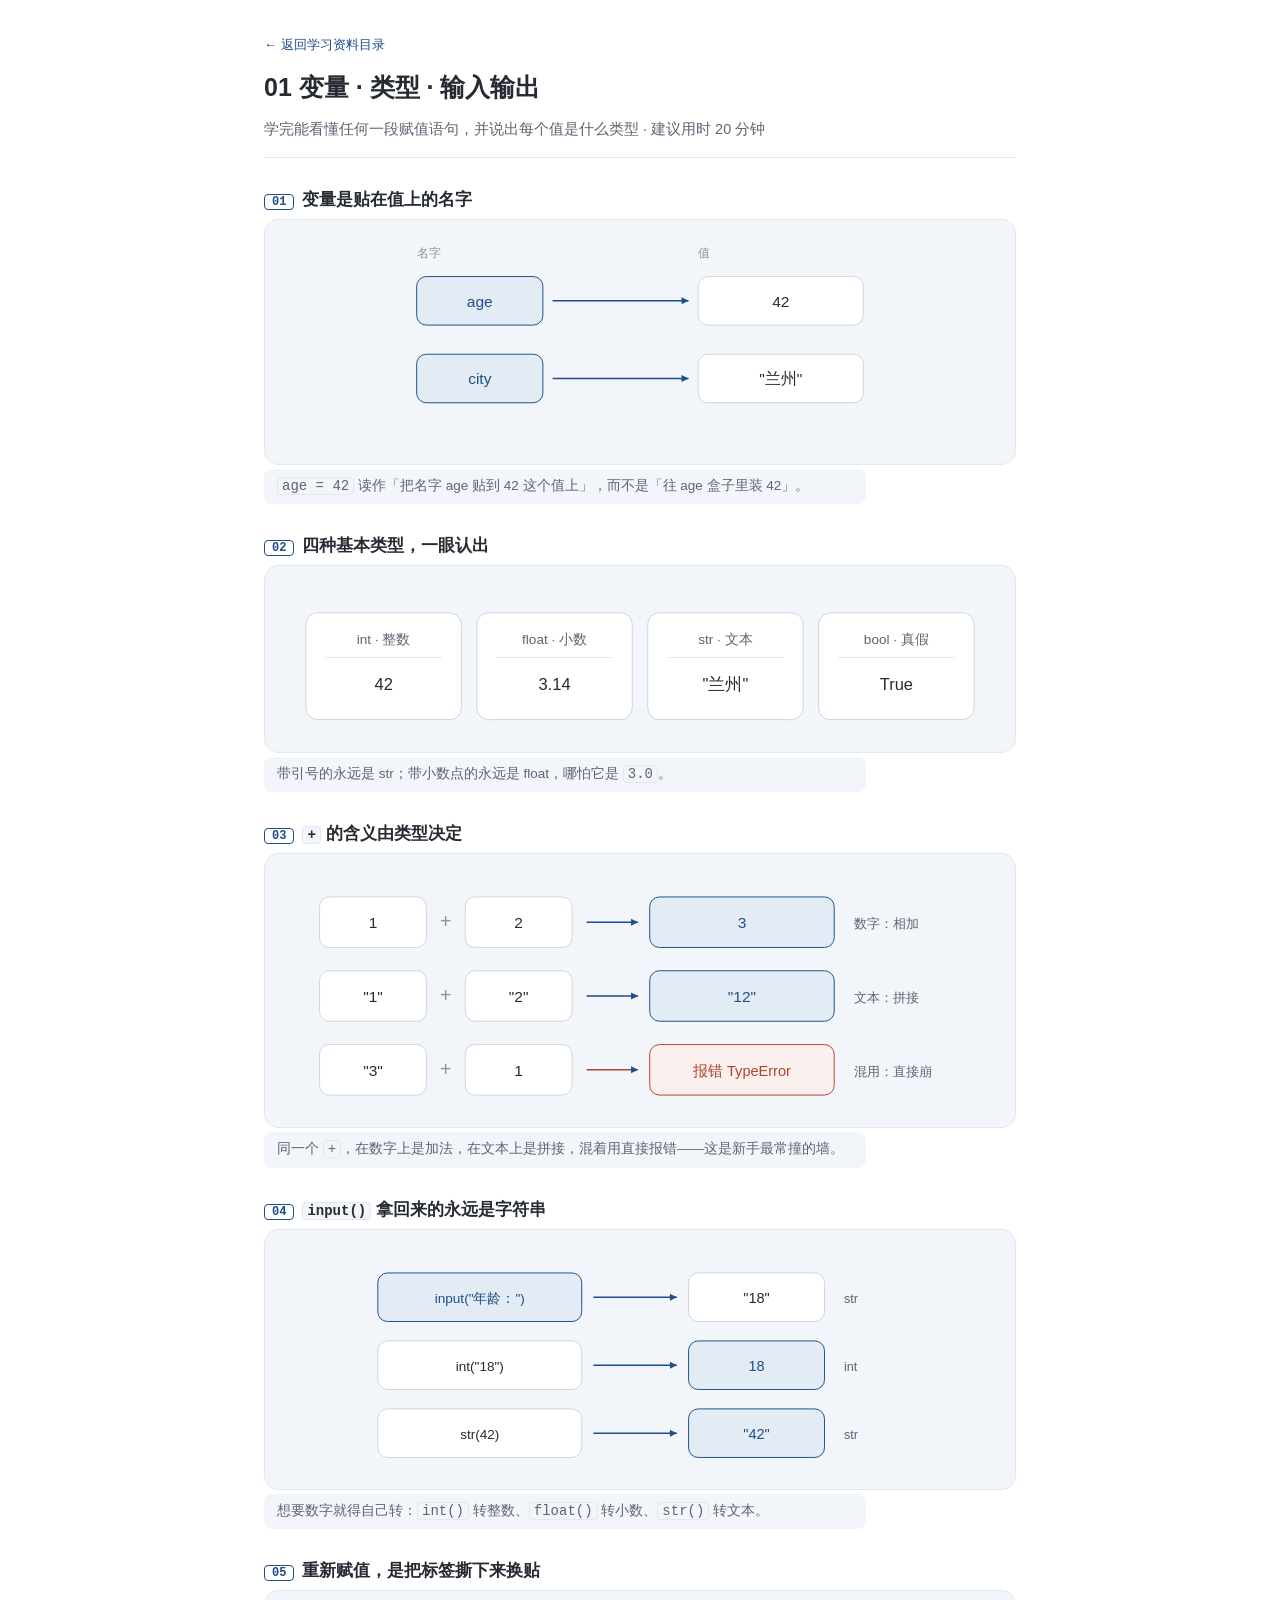
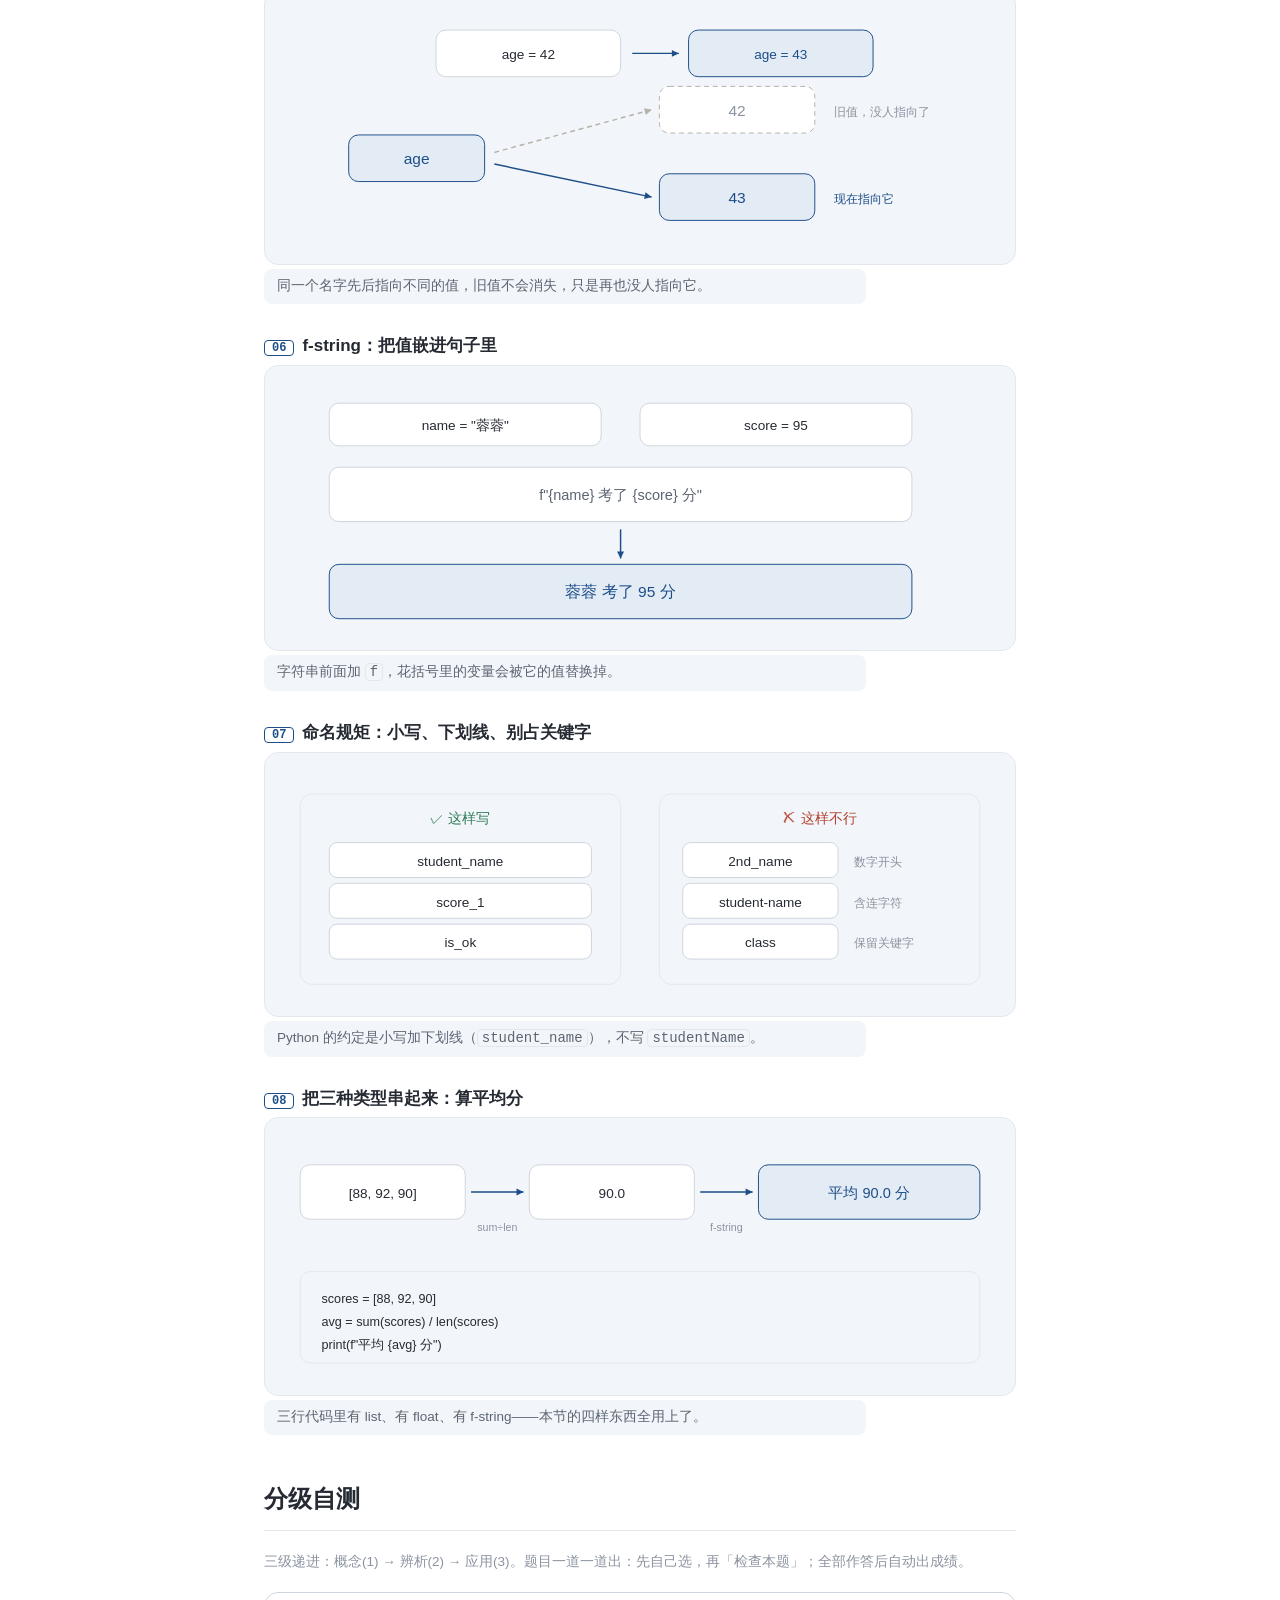
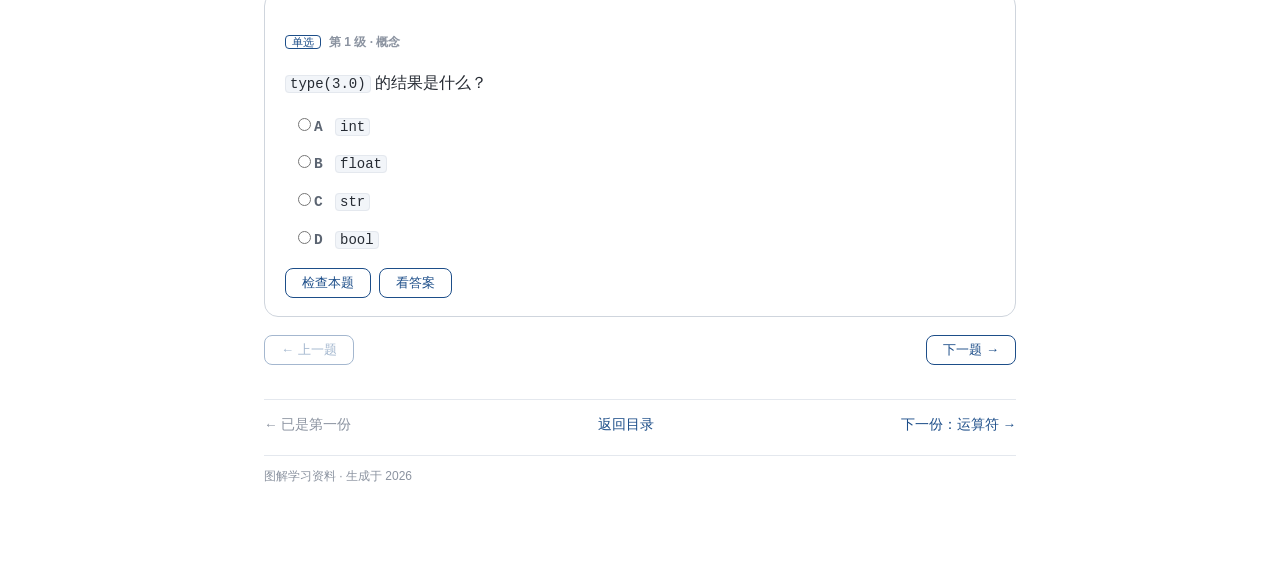
<file: docs/python-basics/01-variables-types-io.html>
<!DOCTYPE html>
<html lang="zh-CN">
<head>
<meta charset="UTF-8">
<meta name="viewport" content="width=device-width, initial-scale=1.0">
<title>变量 · 类型 · 输入输出 · 图解</title>
<style>
  :root{
    --ink:#262b33; --ink-2:#5c6572; --ink-3:#8b93a0;
    --line:#cfd5dd; --line-soft:#e4e8ee;
    --paper:#fff; --tint:#f2f5f9;
    --accent:#1d4e89; --accent-soft:#e3ebf5;
    --good:#2e7d57; --bad:#b0432e;
  }
  *{box-sizing:border-box}
  body{margin:0;background:var(--paper);color:var(--ink);
       font-family:-apple-system,"Segoe UI","PingFang SC","Microsoft YaHei",sans-serif;font-size:16px;line-height:1.7;}
  svg text{font-family:inherit;}
  .page{max-width:800px;margin:0 auto;padding:34px 24px 80px;}
  header{padding-bottom:16px;border-bottom:1px solid var(--line-soft);}
  h1{font-size:25px;margin:0 0 8px}
  .tagline{color:var(--ink-2);font-size:14.5px;margin:0}
  .crumb{margin:0 0 10px;font-size:13px}
  a{color:var(--accent);text-decoration:none}
  a:hover{text-decoration:underline}
  section.learn{margin:28px 0 6px}
  .lno{font-family:Consolas,monospace;font-size:12px;color:var(--accent);border:1px solid var(--accent);border-radius:4px;padding:0 7px;margin-right:8px}
  h3{font-size:17px;margin:0 0 4px;font-weight:700}
  figure{margin:0}
  figure svg{width:100%;height:auto;display:block}
  figcaption{font-size:13.5px;color:var(--ink-2);background:var(--tint);border-radius:8px;padding:6px 13px;max-width:80%;margin-top:4px}
  .wrap{background:var(--tint);border:1px solid var(--line-soft);border-radius:14px;padding:8px 6px 4px}
  .quiz-head{margin-top:44px;border-bottom:1px solid var(--line-soft);padding-bottom:10px}
  .qcard{display:none;border:1px solid var(--line);border-radius:14px;padding:18px 20px;margin:18px 0}
  .qcard.on{display:block;animation:qi .18s ease}
  @keyframes qi{from{opacity:0;transform:translateY(6px)}to{opacity:1;transform:none}}
  .q-no{font-size:12px;color:var(--ink-3);font-weight:600}
  .q-type{font-size:11px;color:var(--accent);border:1px solid var(--accent);border-radius:4px;padding:0 6px;margin-right:8px}
  .q-stem{font-size:15.5px;margin:6px 0 10px}
  .opts{list-style:none;margin:0;padding:0}
  .opts li{display:flex;gap:9px;align-items:flex-start;padding:5px 8px;border-radius:8px}
  .opts li:hover{background:var(--tint)}
  .opts label{flex:1;cursor:pointer;font-size:14.5px}
  .opts label code{margin-left:3px}
  .opts .ltr{display:inline-block;width:18px}
  .opts input{accent-color:var(--accent);margin-top:6px}
  .ltr{font-family:Consolas,monospace;font-weight:700;color:var(--ink-2);min-width:15px}
  code{font-family:Consolas,monospace;font-size:14px;background:var(--tint);border:1px solid var(--line-soft);border-radius:4px;padding:0 4px}
  .qbar{display:flex;gap:8px;margin-top:10px;flex-wrap:wrap}
  button{font-family:inherit;font-size:13px;padding:5px 16px;border-radius:8px;cursor:pointer;border:1px solid var(--accent);background:#fff;color:var(--accent)}
  button:hover{background:var(--accent-soft)}
  button.primary{background:var(--accent);color:#fff}
  button.primary:hover{background:#163c69}
  button:disabled{opacity:.4;cursor:not-allowed}
  .feedback{display:none;margin-top:10px;padding:9px 13px;border-radius:8px;font-size:14px}
  .feedback.show{display:block}
  .feedback.good{background:#edf5f0;border:1px solid #cfe2d6;color:var(--good)}
  .feedback.bad{background:#faf0ed;border:1px solid #ead2cb;color:var(--bad)}
  .feedback.mid{background:var(--tint);border:1px solid var(--line);color:var(--ink-2)}
  .feedback .why{color:var(--ink-2);border-top:1px dashed var(--line);padding-top:6px;margin-top:6px}
  .result-screen{display:none;border:1px solid var(--accent);border-radius:14px;padding:18px 20px;margin:18px 0}
  .result-screen.show{display:block}
  .why-src{display:none}
  .lesson-nav{display:flex;justify-content:space-between;gap:12px;flex-wrap:wrap;margin-top:34px;padding-top:14px;border-top:1px solid var(--line-soft);font-size:13.5px}
  .lesson-nav .dim{color:var(--ink-3)}
  footer{margin-top:18px;color:var(--ink-3);font-size:12px;border-top:1px solid var(--line-soft);padding-top:10px}
  @media(max-width:560px){figcaption{max-width:100%}}
</style>
</head>
<body>
<svg width="0" height="0" style="position:absolute" aria-hidden="true"><defs>
  <marker id="ar" viewBox="0 0 10 10" refX="9" refY="5" markerWidth="6" markerHeight="6" orient="auto-start-reverse"><path d="M1 1 L9 5 L1 9 z" fill="#1d4e89"/></marker>
  <marker id="arw" viewBox="0 0 10 10" refX="9" refY="5" markerWidth="6" markerHeight="6" orient="auto-start-reverse"><path d="M1 1 L9 5 L1 9 z" fill="#b4b2a9"/></marker>
</defs></svg>

<div class="page">

  <header>
    <p class="crumb"><a href="index.html">← 返回学习资料目录</a></p>
    <h1>01 变量 · 类型 · 输入输出</h1>
    <p class="tagline">学完能看懂任何一段赋值语句，并说出每个值是什么类型 · 建议用时 20 分钟</p>
  </header>

  <section class="learn">
    <h3><span class="lno">01</span>变量是贴在值上的名字</h3>
    <div class="wrap">
      <svg viewBox="0 0 760 230" role="img" aria-label="变量名指向值">
        <text x="150" y="30" font-size="12" fill="#8b93a0">名字</text>
        <text x="440" y="30" font-size="12" fill="#8b93a0">值</text>
        <rect x="150" y="50" width="130" height="50" rx="10" fill="#e3ebf5" stroke="#1d4e89"/>
        <text x="215" y="81" text-anchor="middle" font-size="16" fill="#1d4e89">age</text>
        <line x1="290" y1="75" x2="430" y2="75" stroke="#1d4e89" stroke-width="1.5" marker-end="url(#ar)"/>
        <rect x="440" y="50" width="170" height="50" rx="10" fill="#fff" stroke="#cfd5dd"/>
        <text x="525" y="81" text-anchor="middle" font-size="16" fill="#262b33">42</text>
        <rect x="150" y="130" width="130" height="50" rx="10" fill="#e3ebf5" stroke="#1d4e89"/>
        <text x="215" y="161" text-anchor="middle" font-size="16" fill="#1d4e89">city</text>
        <line x1="290" y1="155" x2="430" y2="155" stroke="#1d4e89" stroke-width="1.5" marker-end="url(#ar)"/>
        <rect x="440" y="130" width="170" height="50" rx="10" fill="#fff" stroke="#cfd5dd"/>
        <text x="525" y="161" text-anchor="middle" font-size="16" fill="#262b33">"兰州"</text>
      </svg>
    </div>
    <figcaption><code>age = 42</code> 读作「把名字 age 贴到 42 这个值上」，而不是「往 age 盒子里装 42」。</figcaption>
  </section>

  <section class="learn">
    <h3><span class="lno">02</span>四种基本类型，一眼认出</h3>
    <div class="wrap">
      <svg viewBox="0 0 760 170" role="img" aria-label="int float str bool 四种类型">
        <rect x="36" y="40" width="160" height="110" rx="12" fill="#fff" stroke="#cfd5dd"/>
        <text x="116" y="72" text-anchor="middle" font-size="14" fill="#5c6572">int · 整数</text>
        <line x1="56" y1="86" x2="176" y2="86" stroke="#e4e8ee"/>
        <text x="116" y="119" text-anchor="middle" font-size="17" fill="#262b33">42</text>
        <rect x="212" y="40" width="160" height="110" rx="12" fill="#fff" stroke="#cfd5dd"/>
        <text x="292" y="72" text-anchor="middle" font-size="14" fill="#5c6572">float · 小数</text>
        <line x1="232" y1="86" x2="352" y2="86" stroke="#e4e8ee"/>
        <text x="292" y="119" text-anchor="middle" font-size="17" fill="#262b33">3.14</text>
        <rect x="388" y="40" width="160" height="110" rx="12" fill="#fff" stroke="#cfd5dd"/>
        <text x="468" y="72" text-anchor="middle" font-size="14" fill="#5c6572">str · 文本</text>
        <line x1="408" y1="86" x2="528" y2="86" stroke="#e4e8ee"/>
        <text x="468" y="119" text-anchor="middle" font-size="17" fill="#262b33">"兰州"</text>
        <rect x="564" y="40" width="160" height="110" rx="12" fill="#fff" stroke="#cfd5dd"/>
        <text x="644" y="72" text-anchor="middle" font-size="14" fill="#5c6572">bool · 真假</text>
        <line x1="584" y1="86" x2="704" y2="86" stroke="#e4e8ee"/>
        <text x="644" y="119" text-anchor="middle" font-size="17" fill="#262b33">True</text>
      </svg>
    </div>
    <figcaption>带引号的永远是 str；带小数点的永远是 float，哪怕它是 <code>3.0</code>。</figcaption>
  </section>

  <section class="learn">
    <h3><span class="lno">03</span><code>+</code> 的含义由类型决定</h3>
    <div class="wrap">
      <svg viewBox="0 0 760 260" role="img" aria-label="加号在数字与字符串上的不同含义">
        <rect x="50" y="36" width="110" height="52" rx="10" fill="#fff" stroke="#cfd5dd"/>
        <text x="105" y="68" text-anchor="middle" font-size="16" fill="#262b33">1</text>
        <text x="180" y="68" text-anchor="middle" font-size="20" fill="#8b93a0">+</text>
        <rect x="200" y="36" width="110" height="52" rx="10" fill="#fff" stroke="#cfd5dd"/>
        <text x="255" y="68" text-anchor="middle" font-size="16" fill="#262b33">2</text>
        <line x1="325" y1="62" x2="378" y2="62" stroke="#1d4e89" stroke-width="1.5" marker-end="url(#ar)"/>
        <rect x="390" y="36" width="190" height="52" rx="10" fill="#e3ebf5" stroke="#1d4e89"/>
        <text x="485" y="68" text-anchor="middle" font-size="16" fill="#1d4e89">3</text>
        <text x="600" y="68" font-size="13" fill="#5c6572">数字：相加</text>

        <rect x="50" y="112" width="110" height="52" rx="10" fill="#fff" stroke="#cfd5dd"/>
        <text x="105" y="144" text-anchor="middle" font-size="16" fill="#262b33">"1"</text>
        <text x="180" y="144" text-anchor="middle" font-size="20" fill="#8b93a0">+</text>
        <rect x="200" y="112" width="110" height="52" rx="10" fill="#fff" stroke="#cfd5dd"/>
        <text x="255" y="144" text-anchor="middle" font-size="16" fill="#262b33">"2"</text>
        <line x1="325" y1="138" x2="378" y2="138" stroke="#1d4e89" stroke-width="1.5" marker-end="url(#ar)"/>
        <rect x="390" y="112" width="190" height="52" rx="10" fill="#e3ebf5" stroke="#1d4e89"/>
        <text x="485" y="144" text-anchor="middle" font-size="16" fill="#1d4e89">"12"</text>
        <text x="600" y="144" font-size="13" fill="#5c6572">文本：拼接</text>

        <rect x="50" y="188" width="110" height="52" rx="10" fill="#fff" stroke="#cfd5dd"/>
        <text x="105" y="220" text-anchor="middle" font-size="16" fill="#262b33">"3"</text>
        <text x="180" y="220" text-anchor="middle" font-size="20" fill="#8b93a0">+</text>
        <rect x="200" y="188" width="110" height="52" rx="10" fill="#fff" stroke="#cfd5dd"/>
        <text x="255" y="220" text-anchor="middle" font-size="16" fill="#262b33">1</text>
        <line x1="325" y1="214" x2="378" y2="214" stroke="#b0432e" stroke-width="1.5" marker-end="url(#ar)"/>
        <rect x="390" y="188" width="190" height="52" rx="10" fill="#faf0ed" stroke="#b0432e"/>
        <text x="485" y="220" text-anchor="middle" font-size="15" fill="#b0432e">报错 TypeError</text>
        <text x="600" y="220" font-size="13" fill="#5c6572">混用：直接崩</text>
      </svg>
    </div>
    <figcaption>同一个 <code>+</code>，在数字上是加法，在文本上是拼接，混着用直接报错——这是新手最常撞的墙。</figcaption>
  </section>

  <section class="learn">
    <h3><span class="lno">04</span><code>input()</code> 拿回来的永远是字符串</h3>
    <div class="wrap">
      <svg viewBox="0 0 760 246" role="img" aria-label="input 返回字符串以及类型转换">
        <rect x="110" y="36" width="210" height="50" rx="10" fill="#e3ebf5" stroke="#1d4e89"/>
        <text x="215" y="67" text-anchor="middle" font-size="14" fill="#1d4e89">input("年龄：")</text>
        <line x1="332" y1="61" x2="418" y2="61" stroke="#1d4e89" stroke-width="1.5" marker-end="url(#ar)"/>
        <rect x="430" y="36" width="140" height="50" rx="10" fill="#fff" stroke="#cfd5dd"/>
        <text x="500" y="67" text-anchor="middle" font-size="15" fill="#262b33">"18"</text>
        <text x="590" y="67" font-size="13" fill="#5c6572">str</text>

        <rect x="110" y="106" width="210" height="50" rx="10" fill="#fff" stroke="#cfd5dd"/>
        <text x="215" y="137" text-anchor="middle" font-size="14" fill="#262b33">int("18")</text>
        <line x1="332" y1="131" x2="418" y2="131" stroke="#1d4e89" stroke-width="1.5" marker-end="url(#ar)"/>
        <rect x="430" y="106" width="140" height="50" rx="10" fill="#e3ebf5" stroke="#1d4e89"/>
        <text x="500" y="137" text-anchor="middle" font-size="15" fill="#1d4e89">18</text>
        <text x="590" y="137" font-size="13" fill="#5c6572">int</text>

        <rect x="110" y="176" width="210" height="50" rx="10" fill="#fff" stroke="#cfd5dd"/>
        <text x="215" y="207" text-anchor="middle" font-size="14" fill="#262b33">str(42)</text>
        <line x1="332" y1="201" x2="418" y2="201" stroke="#1d4e89" stroke-width="1.5" marker-end="url(#ar)"/>
        <rect x="430" y="176" width="140" height="50" rx="10" fill="#e3ebf5" stroke="#1d4e89"/>
        <text x="500" y="207" text-anchor="middle" font-size="15" fill="#1d4e89">"42"</text>
        <text x="590" y="207" font-size="13" fill="#5c6572">str</text>
      </svg>
    </div>
    <figcaption>想要数字就得自己转：<code>int()</code> 转整数、<code>float()</code> 转小数、<code>str()</code> 转文本。</figcaption>
  </section>

  <section class="learn">
    <h3><span class="lno">05</span>重新赋值，是把标签撕下来换贴</h3>
    <div class="wrap">
      <svg viewBox="0 0 760 260" role="img" aria-label="重新赋值后变量指向新值">
        <rect x="170" y="32" width="190" height="48" rx="10" fill="#fff" stroke="#cfd5dd"/>
        <text x="265" y="62" text-anchor="middle" font-size="14" fill="#262b33">age = 42</text>
        <line x1="372" y1="56" x2="420" y2="56" stroke="#1d4e89" stroke-width="1.5" marker-end="url(#ar)"/>
        <rect x="430" y="32" width="190" height="48" rx="10" fill="#e3ebf5" stroke="#1d4e89"/>
        <text x="525" y="62" text-anchor="middle" font-size="14" fill="#1d4e89">age = 43</text>

        <rect x="80" y="140" width="140" height="48" rx="10" fill="#e3ebf5" stroke="#1d4e89"/>
        <text x="150" y="170" text-anchor="middle" font-size="16" fill="#1d4e89">age</text>
        <line x1="230" y1="158" x2="392" y2="114" stroke="#b4b2a9" stroke-width="1.5" stroke-dasharray="5 4" marker-end="url(#arw)"/>
        <line x1="230" y1="170" x2="392" y2="204" stroke="#1d4e89" stroke-width="1.5" marker-end="url(#ar)"/>
        <rect x="400" y="90" width="160" height="48" rx="10" fill="#fff" stroke="#b4b2a9" stroke-dasharray="5 4"/>
        <text x="480" y="120" text-anchor="middle" font-size="16" fill="#8b93a0">42</text>
        <rect x="400" y="180" width="160" height="48" rx="10" fill="#e3ebf5" stroke="#1d4e89"/>
        <text x="480" y="210" text-anchor="middle" font-size="16" fill="#1d4e89">43</text>
        <text x="580" y="120" font-size="12" fill="#8b93a0">旧值，没人指向了</text>
        <text x="580" y="210" font-size="12" fill="#1d4e89">现在指向它</text>
      </svg>
    </div>
    <figcaption>同一个名字先后指向不同的值，旧值不会消失，只是再也没人指向它。</figcaption>
  </section>

  <section class="learn">
    <h3><span class="lno">06</span>f-string：把值嵌进句子里</h3>
    <div class="wrap">
      <svg viewBox="0 0 760 272" role="img" aria-label="f-string 把变量的值嵌进句子">
        <rect x="60" y="30" width="280" height="44" rx="10" fill="#fff" stroke="#cfd5dd"/>
        <text x="200" y="58" text-anchor="middle" font-size="14" fill="#262b33">name = "蓉蓉"</text>
        <rect x="380" y="30" width="280" height="44" rx="10" fill="#fff" stroke="#cfd5dd"/>
        <text x="520" y="58" text-anchor="middle" font-size="14" fill="#262b33">score = 95</text>
        <rect x="60" y="96" width="600" height="56" rx="10" fill="#fff" stroke="#cfd5dd"/>
        <text x="360" y="130" text-anchor="middle" font-size="15" fill="#5c6572">f"{name} 考了 {score} 分"</text>
        <line x1="360" y1="160" x2="360" y2="190" stroke="#1d4e89" stroke-width="1.5" marker-end="url(#ar)"/>
        <rect x="60" y="196" width="600" height="56" rx="10" fill="#e3ebf5" stroke="#1d4e89"/>
        <text x="360" y="230" text-anchor="middle" font-size="16" fill="#1d4e89">蓉蓉 考了 95 分</text>
      </svg>
    </div>
    <figcaption>字符串前面加 <code>f</code>，花括号里的变量会被它的值替换掉。</figcaption>
  </section>

  <section class="learn">
    <h3><span class="lno">07</span>命名规矩：小写、下划线、别占关键字</h3>
    <div class="wrap">
      <svg viewBox="0 0 760 250" role="img" aria-label="合法的变量名与非法的变量名">
        <rect x="30" y="34" width="330" height="196" rx="12" fill="#f2f5f9" stroke="#e4e8ee"/>
        <text x="195" y="64" text-anchor="middle" font-size="14" fill="#2e7d57">✓ 这样写</text>
        <rect x="60" y="84" width="270" height="36" rx="8" fill="#fff" stroke="#cfd5dd"/>
        <text x="195" y="108" text-anchor="middle" font-size="14" fill="#262b33">student_name</text>
        <rect x="60" y="126" width="270" height="36" rx="8" fill="#fff" stroke="#cfd5dd"/>
        <text x="195" y="150" text-anchor="middle" font-size="14" fill="#262b33">score_1</text>
        <rect x="60" y="168" width="270" height="36" rx="8" fill="#fff" stroke="#cfd5dd"/>
        <text x="195" y="192" text-anchor="middle" font-size="14" fill="#262b33">is_ok</text>

        <rect x="400" y="34" width="330" height="196" rx="12" fill="#f2f5f9" stroke="#e4e8ee"/>
        <text x="565" y="64" text-anchor="middle" font-size="14" fill="#b0432e">✗ 这样不行</text>
        <rect x="424" y="84" width="160" height="36" rx="8" fill="#fff" stroke="#cfd5dd"/>
        <text x="504" y="108" text-anchor="middle" font-size="14" fill="#262b33">2nd_name</text>
        <text x="600" y="108" font-size="12" fill="#8b93a0">数字开头</text>
        <rect x="424" y="126" width="160" height="36" rx="8" fill="#fff" stroke="#cfd5dd"/>
        <text x="504" y="150" text-anchor="middle" font-size="14" fill="#262b33">student-name</text>
        <text x="600" y="150" font-size="12" fill="#8b93a0">含连字符</text>
        <rect x="424" y="168" width="160" height="36" rx="8" fill="#fff" stroke="#cfd5dd"/>
        <text x="504" y="192" text-anchor="middle" font-size="14" fill="#262b33">class</text>
        <text x="600" y="192" font-size="12" fill="#8b93a0">保留关键字</text>
      </svg>
    </div>
    <figcaption>Python 的约定是小写加下划线（<code>student_name</code>），不写 <code>studentName</code>。</figcaption>
  </section>

  <section class="learn">
    <h3><span class="lno">08</span>把三种类型串起来：算平均分</h3>
    <div class="wrap">
      <svg viewBox="0 0 760 264" role="img" aria-label="三行代码从数据到输出">
        <rect x="30" y="40" width="170" height="56" rx="10" fill="#fff" stroke="#cfd5dd"/>
        <text x="115" y="74" text-anchor="middle" font-size="14" fill="#262b33">[88, 92, 90]</text>
        <line x1="206" y1="68" x2="260" y2="68" stroke="#1d4e89" stroke-width="1.5" marker-end="url(#ar)"/>
        <text x="233" y="108" text-anchor="middle" font-size="11" fill="#8b93a0">sum÷len</text>
        <rect x="266" y="40" width="170" height="56" rx="10" fill="#fff" stroke="#cfd5dd"/>
        <text x="351" y="74" text-anchor="middle" font-size="14" fill="#262b33">90.0</text>
        <line x1="442" y1="68" x2="496" y2="68" stroke="#1d4e89" stroke-width="1.5" marker-end="url(#ar)"/>
        <text x="469" y="108" text-anchor="middle" font-size="11" fill="#8b93a0">f-string</text>
        <rect x="502" y="40" width="228" height="56" rx="10" fill="#e3ebf5" stroke="#1d4e89"/>
        <text x="616" y="74" text-anchor="middle" font-size="15" fill="#1d4e89">平均 90.0 分</text>

        <rect x="30" y="150" width="700" height="94" rx="10" fill="#f2f5f9" stroke="#e4e8ee"/>
        <text x="52" y="182" font-family="Consolas,monospace" font-size="13" fill="#262b33">scores = [88, 92, 90]</text>
        <text x="52" y="206" font-family="Consolas,monospace" font-size="13" fill="#262b33">avg = sum(scores) / len(scores)</text>
        <text x="52" y="230" font-family="Consolas,monospace" font-size="13" fill="#262b33">print(f"平均 {avg} 分")</text>
      </svg>
    </div>
    <figcaption>三行代码里有 list、有 float、有 f-string——本节的四样东西全用上了。</figcaption>
  </section>

  <h2 class="quiz-head">分级自测</h2>
  <p style="color:var(--ink-3);font-size:13.5px">
    三级递进：概念(1) → 辨析(2) → 应用(3)。题目一道一道出：先自己选，再「检查本题」；全部作答后自动出成绩。
  </p>

  <div id="qdeck">

    <div class="qcard" data-lvl="1" data-answer="B">
      <p><span class="q-type">单选</span><span class="q-no">第 1 级 · 概念</span></p>
      <p class="q-stem"><code>type(3.0)</code> 的结果是什么？</p>
      <ul class="opts">
        <li><label><input type="radio" name="q1"><span class="ltr">A</span><code>int</code></label></li>
        <li><label><input type="radio" name="q1"><span class="ltr">B</span><code>float</code></label></li>
        <li><label><input type="radio" name="q1"><span class="ltr">C</span><code>str</code></label></li>
        <li><label><input type="radio" name="q1"><span class="ltr">D</span><code>bool</code></label></li>
      </ul>
      <div class="qbar"><button class="check" type="button">检查本题</button><button class="peek" type="button">看答案</button></div>
      <div class="why-src">只要带小数点，Python 就归为 float，哪怕它的数值是整数。</div>
      <div class="feedback"></div>
    </div>

    <div class="qcard" data-lvl="1" data-answer="C">
      <p><span class="q-type">单选</span><span class="q-no">第 1 级 · 概念</span></p>
      <p class="q-stem"><code>input()</code> 拿回来的数据是什么类型？</p>
      <ul class="opts">
        <li><label><input type="radio" name="q2"><span class="ltr">A</span>由用户输入的内容决定</label></li>
        <li><label><input type="radio" name="q2"><span class="ltr">B</span><code>int</code></label></li>
        <li><label><input type="radio" name="q2"><span class="ltr">C</span><code>str</code></label></li>
        <li><label><input type="radio" name="q2"><span class="ltr">D</span><code>float</code></label></li>
      </ul>
      <div class="qbar"><button class="check" type="button">检查本题</button><button class="peek" type="button">看答案</button></div>
      <div class="why-src">input() 一律返回字符串，要参与算术必须自己用 int() 或 float() 转换。</div>
      <div class="feedback"></div>
    </div>

    <div class="qcard" data-lvl="1" data-answer="A">
      <p><span class="q-type">单选</span><span class="q-no">第 1 级 · 概念</span></p>
      <p class="q-stem">下面哪个是合法的变量名？</p>
      <ul class="opts">
        <li><label><input type="radio" name="q3"><span class="ltr">A</span><code>student_name</code></label></li>
        <li><label><input type="radio" name="q3"><span class="ltr">B</span><code>2nd_name</code></label></li>
        <li><label><input type="radio" name="q3"><span class="ltr">C</span><code>student-name</code></label></li>
        <li><label><input type="radio" name="q3"><span class="ltr">D</span><code>class</code></label></li>
      </ul>
      <div class="qbar"><button class="check" type="button">检查本题</button><button class="peek" type="button">看答案</button></div>
      <div class="why-src">变量名不能以数字开头、不能含连字符、不能占用保留关键字；小写加下划线是 Python 的通行写法。</div>
      <div class="feedback"></div>
    </div>

    <div class="qcard" data-lvl="1" data-answer="D">
      <p><span class="q-type">单选</span><span class="q-no">第 1 级 · 概念</span></p>
      <p class="q-stem">执行 <code>is_ok = True</code> 之后，<code>type(is_ok)</code> 是什么？</p>
      <ul class="opts">
        <li><label><input type="radio" name="q4"><span class="ltr">A</span><code>str</code></label></li>
        <li><label><input type="radio" name="q4"><span class="ltr">B</span><code>int</code></label></li>
        <li><label><input type="radio" name="q4"><span class="ltr">C</span><code>float</code></label></li>
        <li><label><input type="radio" name="q4"><span class="ltr">D</span><code>bool</code></label></li>
      </ul>
      <div class="qbar"><button class="check" type="button">检查本题</button><button class="peek" type="button">看答案</button></div>
      <div class="why-src">True / False 是布尔类型；一旦写成 "True"（带引号）就变成字符串了。</div>
      <div class="feedback"></div>
    </div>

    <div class="qcard" data-lvl="2" data-answer="C">
      <p><span class="q-type">单选</span><span class="q-no">第 2 级 · 辨析</span></p>
      <p class="q-stem"><code>"3" + 1</code> 会得到什么？</p>
      <ul class="opts">
        <li><label><input type="radio" name="q5"><span class="ltr">A</span><code>4</code></label></li>
        <li><label><input type="radio" name="q5"><span class="ltr">B</span><code>"31"</code></label></li>
        <li><label><input type="radio" name="q5"><span class="ltr">C</span>报错 <code>TypeError</code></label></li>
        <li><label><input type="radio" name="q5"><span class="ltr">D</span><code>"3 + 1"</code></label></li>
      </ul>
      <div class="qbar"><button class="check" type="button">检查本题</button><button class="peek" type="button">看答案</button></div>
      <div class="why-src">Python 不会替你猜「3」是数字还是文字，类型对不上就直接报 TypeError，必须显式转换。</div>
      <div class="feedback"></div>
    </div>

    <div class="qcard" data-lvl="2" data-answer="ABD">
      <p><span class="q-type">多选</span><span class="q-no">第 2 级 · 辨析</span></p>
      <p class="q-stem">关于变量，下面哪些说法是对的？</p>
      <ul class="opts">
        <li><label><input type="checkbox" name="q6"><span class="ltr">A</span>变量名只是贴在值上的名字</label></li>
        <li><label><input type="checkbox" name="q6"><span class="ltr">B</span>给同一个变量重新赋值，它会指向新的值</label></li>
        <li><label><input type="checkbox" name="q6"><span class="ltr">C</span>变量必须先声明类型，例如 <code>int age = 18</code></label></li>
        <li><label><input type="checkbox" name="q6"><span class="ltr">D</span>同一个变量先后可以指向不同类型的值</label></li>
      </ul>
      <div class="qbar"><button class="check" type="button">检查本题</button><button class="peek" type="button">看答案</button></div>
      <div class="why-src">Python 是动态类型，赋值即定义；<code>age = 18</code> 之后写 <code>age = "十八"</code> 也完全合法。</div>
      <div class="feedback"></div>
    </div>

    <div class="qcard" data-lvl="2" data-answer="B">
      <p><span class="q-type">单选</span><span class="q-no">第 2 级 · 辨析</span></p>
      <p class="q-stem"><code>print(1 + 2)</code> 和 <code>print("1" + "2")</code> 分别输出什么？</p>
      <ul class="opts">
        <li><label><input type="radio" name="q7"><span class="ltr">A</span>两个都是 <code>3</code></label></li>
        <li><label><input type="radio" name="q7"><span class="ltr">B</span><code>3</code> 和 <code>12</code></label></li>
        <li><label><input type="radio" name="q7"><span class="ltr">C</span><code>12</code> 和 <code>3</code></label></li>
        <li><label><input type="radio" name="q7"><span class="ltr">D</span>两句都报错</label></li>
      </ul>
      <div class="qbar"><button class="check" type="button">检查本题</button><button class="peek" type="button">看答案</button></div>
      <div class="why-src">同一个符号两种含义：数字上是加法，字符串上是拼接。</div>
      <div class="feedback"></div>
    </div>

    <div class="qcard" data-lvl="2" data-answer="C">
      <p><span class="q-type">单选</span><span class="q-no">第 2 级 · 辨析</span></p>
      <p class="q-stem"><code>int("3.14")</code> 会怎样？</p>
      <ul class="opts">
        <li><label><input type="radio" name="q8"><span class="ltr">A</span>得到 <code>3</code>（自动截断）</label></li>
        <li><label><input type="radio" name="q8"><span class="ltr">B</span>得到 <code>3.14</code></label></li>
        <li><label><input type="radio" name="q8"><span class="ltr">C</span>报错 <code>ValueError</code></label></li>
        <li><label><input type="radio" name="q8"><span class="ltr">D</span>得到 <code>"3"</code></label></li>
      </ul>
      <div class="qbar"><button class="check" type="button">检查本题</button><button class="peek" type="button">看答案</button></div>
      <div class="why-src">int() 不接受带小数点的字符串；要两步走：<code>int(float("3.14"))</code>。</div>
      <div class="feedback"></div>
    </div>

    <div class="qcard" data-lvl="3" data-answer="B">
      <p><span class="q-type">单选</span><span class="q-no">第 3 级 · 应用</span></p>
      <p class="q-stem">要让下一行 <code>print(age + 10)</code> 正常工作，<code>age</code> 应该怎么写出来？</p>
      <ul class="opts">
        <li><label><input type="radio" name="q9"><span class="ltr">A</span><code>age = input("年龄：")</code></label></li>
        <li><label><input type="radio" name="q9"><span class="ltr">B</span><code>age = int(input("年龄："))</code></label></li>
        <li><label><input type="radio" name="q9"><span class="ltr">C</span><code>age = str(input("年龄："))</code></label></li>
        <li><label><input type="radio" name="q9"><span class="ltr">D</span><code>age = print(input("年龄："))</code></label></li>
      </ul>
      <div class="qbar"><button class="check" type="button">检查本题</button><button class="peek" type="button">看答案</button></div>
      <div class="why-src">A 拿到的是字符串，加 10 会报 TypeError；D 的 print 返回 None。只有 B 一步到位得到整数。</div>
      <div class="feedback"></div>
    </div>

    <div class="qcard" data-lvl="3" data-answer="A">
      <p><span class="q-type">单选</span><span class="q-no">第 3 级 · 应用</span></p>
      <p class="q-stem">已知 <code>scores = [88, 92, 90]</code>，下面哪一句会报错？</p>
      <ul class="opts">
        <li><label><input type="radio" name="q10"><span class="ltr">A</span><code>print("平均" + sum(scores)/3 + "分")</code></label></li>
        <li><label><input type="radio" name="q10"><span class="ltr">B</span><code>print(f"平均 {sum(scores)/3} 分")</code></label></li>
        <li><label><input type="radio" name="q10"><span class="ltr">C</span><code>print("平均", sum(scores)/3, "分")</code></label></li>
        <li><label><input type="radio" name="q10"><span class="ltr">D</span><code>print("平均" + str(sum(scores)/3) + "分")</code></label></li>
      </ul>
      <div class="qbar"><button class="check" type="button">检查本题</button><button class="peek" type="button">看答案</button></div>
      <div class="why-src">A 让字符串去加一个 float，类型不匹配；B 用 f-string、C 用逗号分隔、D 手动 str()，都不需要隐式转换。</div>
      <div class="feedback"></div>
    </div>

    <div class="qcard" data-lvl="3" data-answer="D">
      <p><span class="q-type">单选</span><span class="q-no">第 3 级 · 应用</span></p>
      <p class="q-stem">下面这段代码能正常跑出结果：<code>a = 88</code>、<code>b = 3</code>、<code>c = a / b</code>、<code>print(c)</code>。一个月后回看，最大的问题是什么？</p>
      <ul class="opts">
        <li><label><input type="radio" name="q11"><span class="ltr">A</span>运行速度太慢</label></li>
        <li><label><input type="radio" name="q11"><span class="ltr">B</span>算出来的结果不对</label></li>
        <li><label><input type="radio" name="q11"><span class="ltr">C</span>变量数量太少</label></li>
        <li><label><input type="radio" name="q11"><span class="ltr">D</span>名字没有含义，读不出这段在算什么</label></li>
      </ul>
      <div class="qbar"><button class="check" type="button">检查本题</button><button class="peek" type="button">看答案</button></div>
      <div class="why-src">代码是写给未来的自己看的；改成 <code>total_score / subject_count</code>，省下的是重新推理的时间。</div>
      <div class="feedback"></div>
    </div>

    <div class="qcard" data-lvl="3" data-answer="B">
      <p><span class="q-type">单选</span><span class="q-no">第 3 级 · 应用</span></p>
      <p class="q-stem">学生问：为什么 <code>print(0.1 + 0.2)</code> 出来的是 <code>0.30000000000000004</code>？</p>
      <ul class="opts">
        <li><label><input type="radio" name="q12"><span class="ltr">A</span>Python 算错了，是它的 bug</label></li>
        <li><label><input type="radio" name="q12"><span class="ltr">B</span>浮点数用二进制近似存储，0.1 无法精确表示；判断相等要用容差</label></li>
        <li><label><input type="radio" name="q12"><span class="ltr">C</span>需要先 <code>import math</code> 才能做小数加法</label></li>
        <li><label><input type="radio" name="q12"><span class="ltr">D</span>电脑的 CPU 有故障</label></li>
      </ul>
      <div class="qbar"><button class="check" type="button">检查本题</button><button class="peek" type="button">看答案</button></div>
      <div class="why-src">这是所有使用二进制浮点的语言共有的特性，不是 Python 的错；比较大小用 <code>abs(x - y) &lt; 1e-9</code>。</div>
      <div class="feedback"></div>
    </div>

  </div>

  <div class="qbar" style="justify-content:space-between">
    <button id="prev" type="button">← 上一题</button>
    <button id="next" type="button">下一题 →</button>
  </div>

  <div class="result-screen" id="result">
    <h3 style="margin:0 0 6px">成绩</h3>
    <p id="r-txt"></p>
    <p style="color:var(--ink-3);font-size:13px" id="r-hint"></p>
    <button id="again" type="button">重新作答</button>
  </div>

  <nav class="lesson-nav">
    <span class="dim">← 已是第一份</span>
    <a href="index.html">返回目录</a>
    <a href="01b-operators.html">下一份：运算符 →</a>
  </nav>

  <footer>图解学习资料 · 生成于 <span id="yr"></span></footer>
</div>

<script>
(function(){
  var cards = [].slice.call(document.querySelectorAll(".qcard"));
  var deckTop = document.getElementById("qdeck").offsetTop;

  cards.forEach(function(c){
    [].slice.call(c.querySelectorAll(".opts li")).forEach(function(li, i){
      var inp = li.querySelector("input");
      if (inp) inp.value = String.fromCharCode(65 + i);
    });
  });

  function sel(c){
    var p = [];
    [].slice.call(c.querySelectorAll("input")).forEach(function(i){ if(i.checked) p.push(i.value); });
    return p.sort().join("");
  }
  function show(i){
    cards.forEach(function(c, idx){ c.classList.toggle("on", idx === i); });
    document.getElementById("prev").disabled = (i === 0);
    document.getElementById("next").disabled = (i >= cards.length - 1);
    window.scrollTo({ top: deckTop - 16, behavior: "smooth" });
  }
  function markDone(c){ if(!c._done){ c._done = true; } }
  function allDone(){ return cards.every(function(c){ return c._done; }); }
  function fb(c, ok, kind, extra){
    var el = c.querySelector(".feedback");
    el.className = "feedback show " + (kind || (ok ? "good" : "bad"));
    var head = kind === "mid" ? "<b>参考答案</b>（看答案不计分）" : ok ? "<b>答对了 ✓</b>" : "<b>不对 ✗</b>";
    el.innerHTML = head + "　答案：" + extra + '<div class="why">' + c.querySelector(".why-src").textContent + "</div>";
  }
  function renderResult(){
    var per = {1:[0,0], 2:[0,0], 3:[0,0]};
    cards.forEach(function(c){
      var l = +c.dataset.lvl; per[l][0]++; if(c._ok) per[l][1]++;
    });
    var ok = per[1][1] + per[2][1] + per[3][1], tot = cards.length;
    document.getElementById("r-txt").innerHTML =
      "概念 " + per[1][1] + "/" + per[1][0] +
      " · 辨析 " + per[2][1] + "/" + per[2][0] +
      " · 应用 " + per[3][1] + "/" + per[3][0] +
      "　<b>总计 " + ok + "/" + tot + "</b>";
    document.getElementById("r-hint").textContent =
      ok >= tot * 0.85 ? "掌握良好，可尝试动手实践。"
      : ok >= tot * 0.5 ? "针对错题回看对应小节。"
      : "答对不足一半，建议重读知识区。";
    var r = document.getElementById("result");
    r.classList.add("show");
    r.scrollIntoView({ behavior: "smooth", block: "center" });
  }
  function maybeResult(){ if(allDone()) renderResult(); }

  cards.forEach(function(c){
    var ans = c.dataset.answer;
    c.querySelector(".check").addEventListener("click", function(){
      var p = sel(c), ok = (p === ans);
      c._ok = ok; markDone(c);
      fb(c, ok, null, fmt(ans) + "　你选：" + (p || "未作答"));
      maybeResult();
    });
    c.querySelector(".peek").addEventListener("click", function(){
      markDone(c);
      fb(c, true, "mid", fmt(ans) + "　你选：" + (sel(c) || "未作答"));
      [].slice.call(c.querySelectorAll(".opts li")).forEach(function(li, i){
        var inp = li.querySelector("input");
        if (inp && ans.indexOf(String.fromCharCode(65 + i)) > -1) li.style.background = "#eef3fa";
      });
      maybeResult();
    });
  });
  function fmt(a){ return a.length > 1 ? a.split("").join("、") : a; }

  var cur = 0;
  document.getElementById("prev").addEventListener("click", function(){ if(cur>0){ cur--; show(cur); } });
  document.getElementById("next").addEventListener("click", function(){ if(cur<cards.length-1){ cur++; show(cur); } });
  document.getElementById("again").addEventListener("click", function(){
    cards.forEach(function(c){
      c._done = false; c._ok = false;
      [].slice.call(c.querySelectorAll("input")).forEach(function(i){ i.checked = false; });
      [].slice.call(c.querySelectorAll(".opts li")).forEach(function(li){ li.style.background = ""; });
      var f = c.querySelector(".feedback"); f.className = "feedback"; f.innerHTML = "";
    });
    document.getElementById("result").classList.remove("show");
    cur = 0; show(cur);
  });
  document.getElementById("yr").textContent = new Date().getFullYear();
  show(0);
})();
</script>
</body>
</html>
</file>
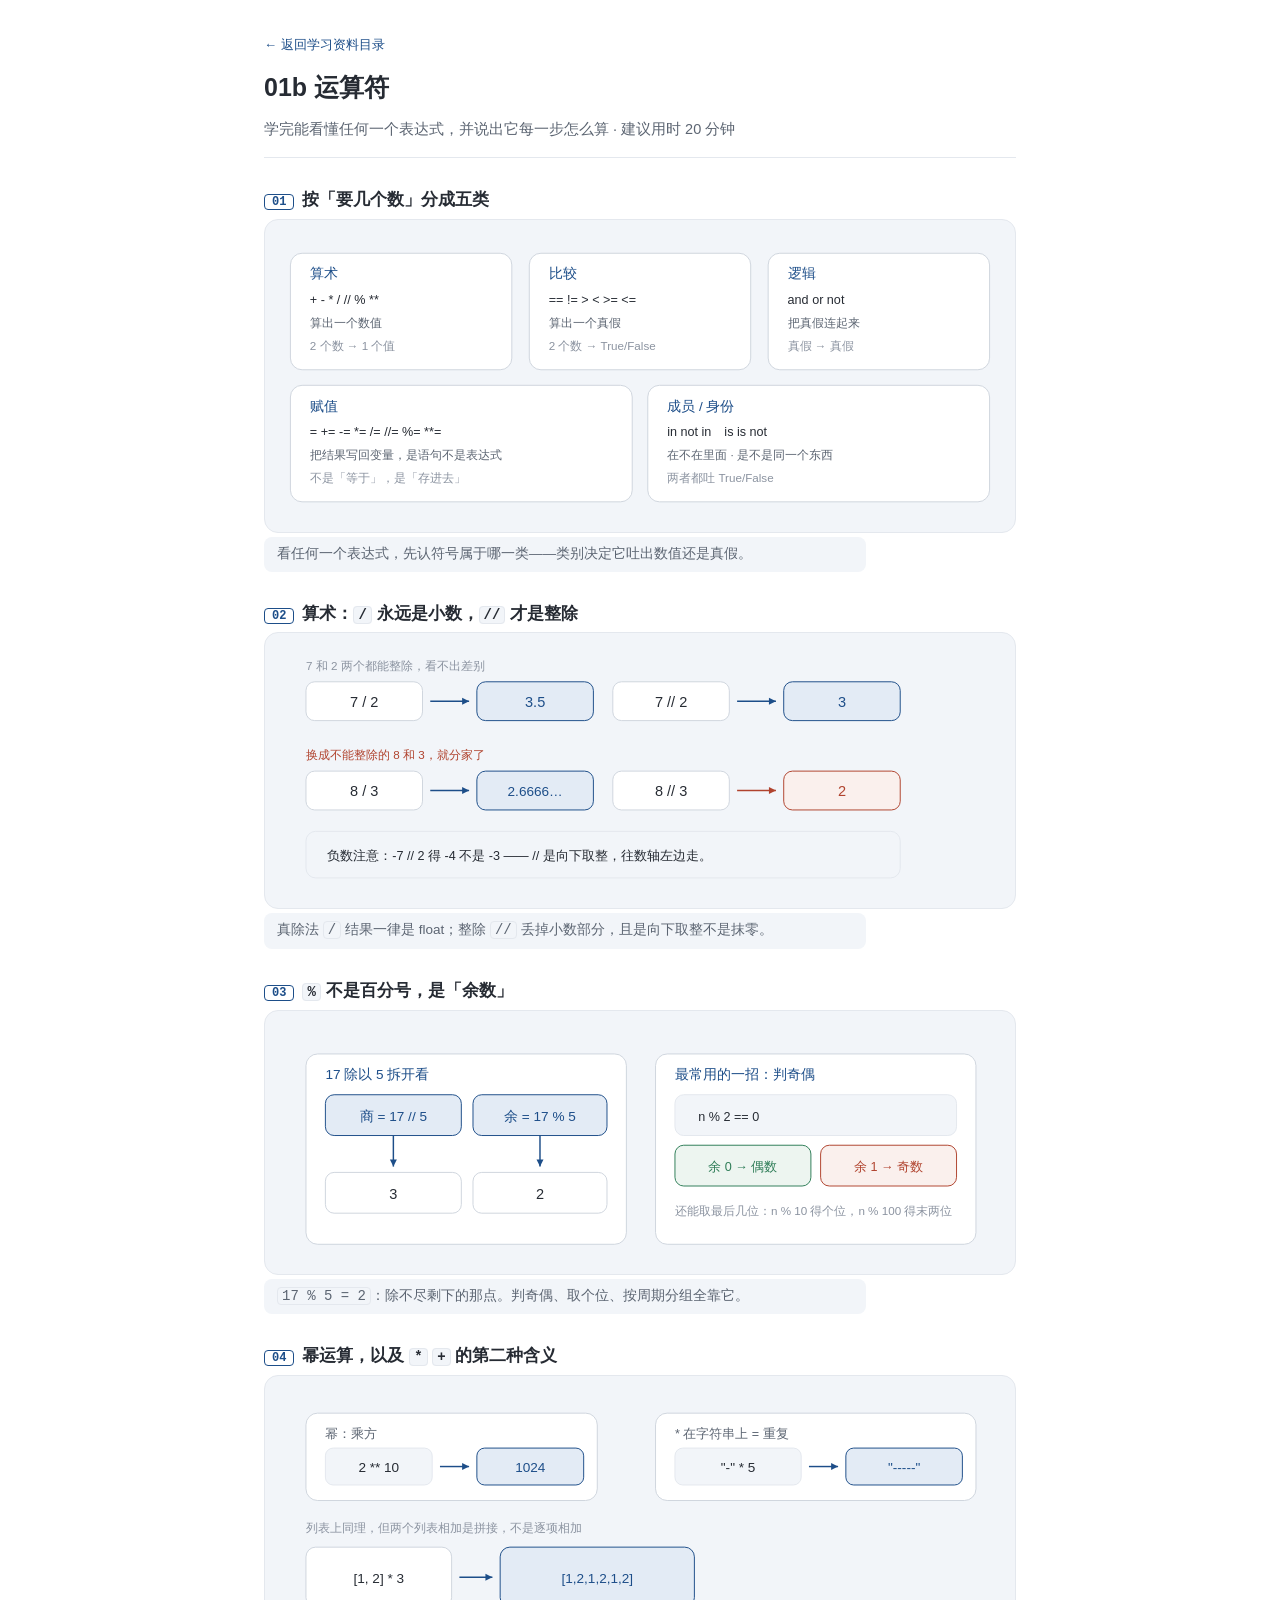
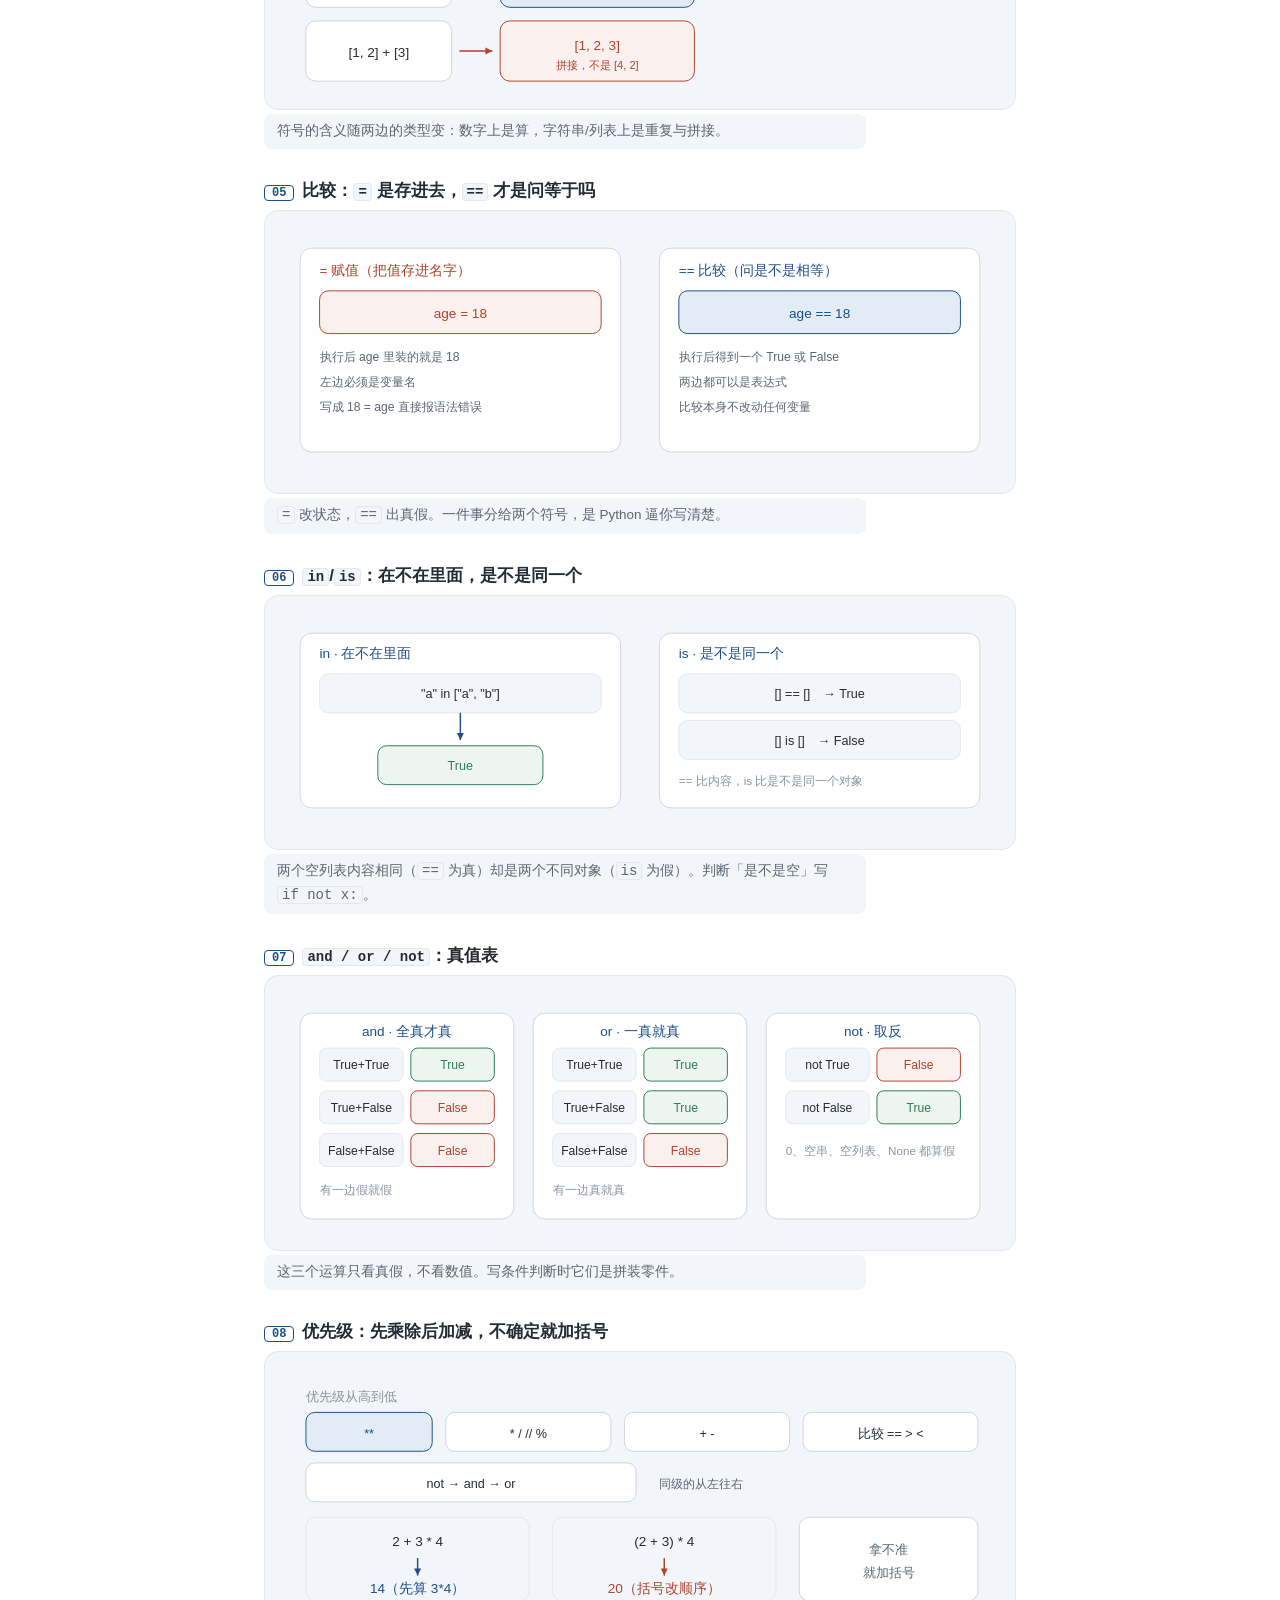
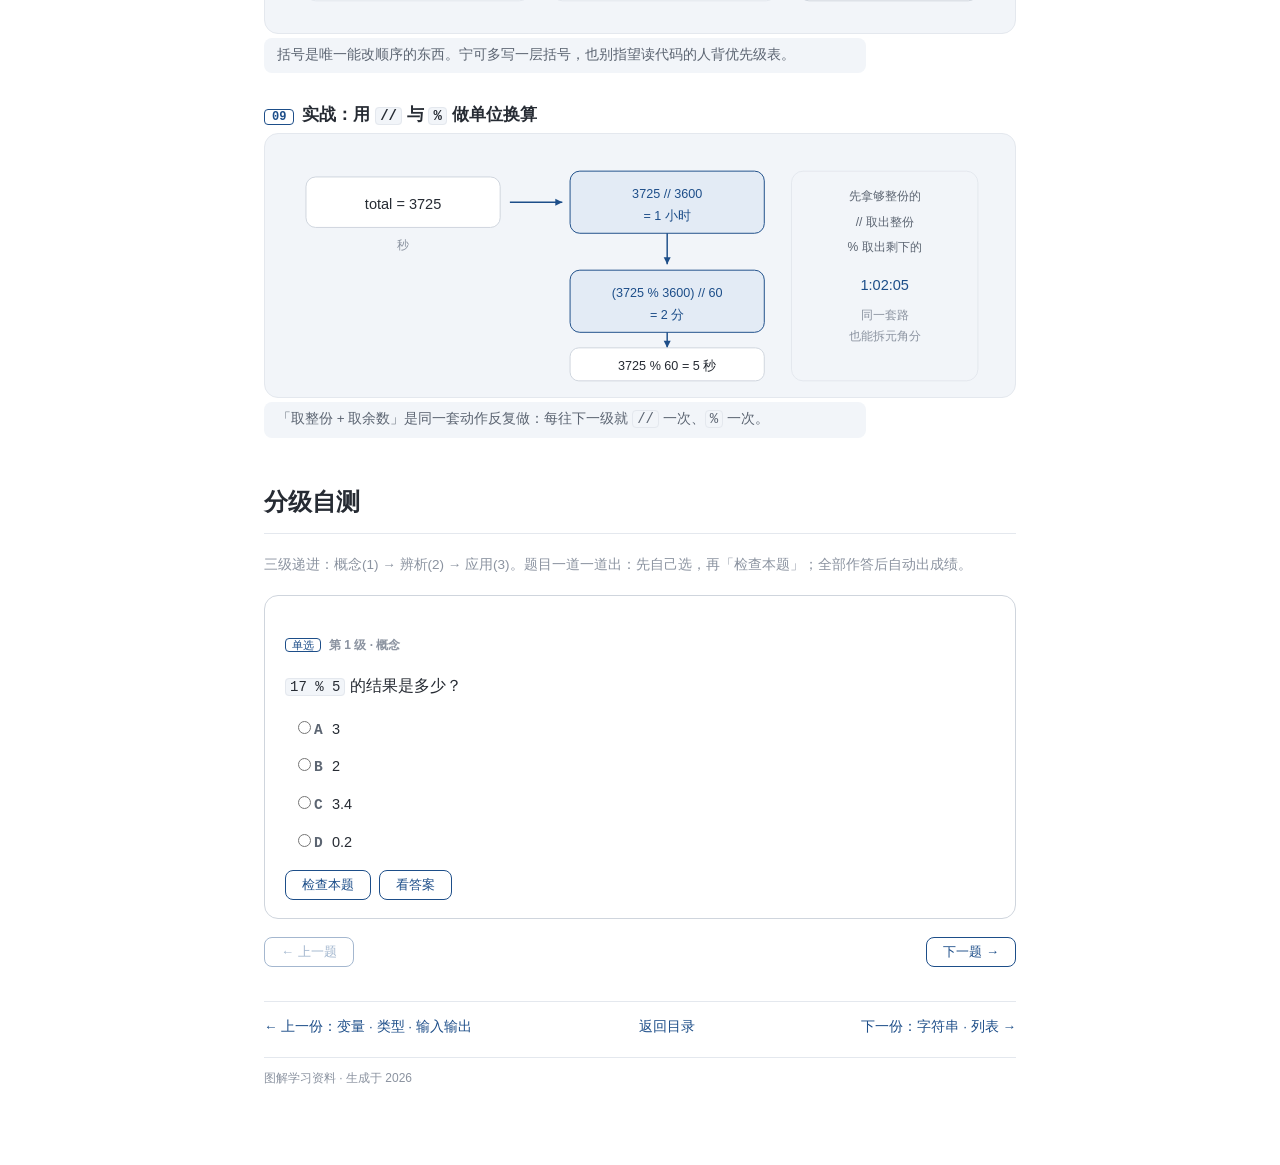
<file: docs/python-basics/01b-operators.html>
<!DOCTYPE html>
<html lang="zh-CN">
<head>
<meta charset="UTF-8">
<meta name="viewport" content="width=device-width, initial-scale=1.0">
<title>运算符 · 图解</title>
<style>
  :root{
    --ink:#262b33; --ink-2:#5c6572; --ink-3:#8b93a0;
    --line:#cfd5dd; --line-soft:#e4e8ee;
    --paper:#fff; --tint:#f2f5f9;
    --accent:#1d4e89; --accent-soft:#e3ebf5;
    --good:#2e7d57; --bad:#b0432e;
  }
  *{box-sizing:border-box}
  body{margin:0;background:var(--paper);color:var(--ink);
       font-family:-apple-system,"Segoe UI","PingFang SC","Microsoft YaHei",sans-serif;font-size:16px;line-height:1.7;}
  svg text{font-family:inherit;}
  .page{max-width:800px;margin:0 auto;padding:34px 24px 80px;}
  header{padding-bottom:16px;border-bottom:1px solid var(--line-soft);}
  h1{font-size:25px;margin:0 0 8px}
  .tagline{color:var(--ink-2);font-size:14.5px;margin:0}
  .crumb{margin:0 0 10px;font-size:13px}
  a{color:var(--accent);text-decoration:none}
  a:hover{text-decoration:underline}
  section.learn{margin:28px 0 6px}
  .lno{font-family:Consolas,monospace;font-size:12px;color:var(--accent);border:1px solid var(--accent);border-radius:4px;padding:0 7px;margin-right:8px}
  h3{font-size:17px;margin:0 0 4px;font-weight:700}
  figure{margin:0}
  figure svg{width:100%;height:auto;display:block}
  figcaption{font-size:13.5px;color:var(--ink-2);background:var(--tint);border-radius:8px;padding:6px 13px;max-width:80%;margin-top:4px}
  .wrap{background:var(--tint);border:1px solid var(--line-soft);border-radius:14px;padding:8px 6px 4px}
  .quiz-head{margin-top:44px;border-bottom:1px solid var(--line-soft);padding-bottom:10px}
  .qcard{display:none;border:1px solid var(--line);border-radius:14px;padding:18px 20px;margin:18px 0}
  .qcard.on{display:block;animation:qi .18s ease}
  @keyframes qi{from{opacity:0;transform:translateY(6px)}to{opacity:1;transform:none}}
  .q-no{font-size:12px;color:var(--ink-3);font-weight:600}
  .q-type{font-size:11px;color:var(--accent);border:1px solid var(--accent);border-radius:4px;padding:0 6px;margin-right:8px}
  .q-stem{font-size:15.5px;margin:6px 0 10px}
  .opts{list-style:none;margin:0;padding:0}
  .opts li{display:flex;gap:9px;align-items:flex-start;padding:5px 8px;border-radius:8px}
  .opts li:hover{background:var(--tint)}
  .opts label{flex:1;cursor:pointer;font-size:14.5px}
  .opts label code{margin-left:3px}
  .opts .ltr{display:inline-block;width:18px}
  .opts input{accent-color:var(--accent);margin-top:6px}
  .ltr{font-family:Consolas,monospace;font-weight:700;color:var(--ink-2);min-width:15px}
  code{font-family:Consolas,monospace;font-size:14px;background:var(--tint);border:1px solid var(--line-soft);border-radius:4px;padding:0 4px}
  .qbar{display:flex;gap:8px;margin-top:10px;flex-wrap:wrap}
  button{font-family:inherit;font-size:13px;padding:5px 16px;border-radius:8px;cursor:pointer;border:1px solid var(--accent);background:#fff;color:var(--accent)}
  button:hover{background:var(--accent-soft)}
  button.primary{background:var(--accent);color:#fff}
  button.primary:hover{background:#163c69}
  button:disabled{opacity:.4;cursor:not-allowed}
  .feedback{display:none;margin-top:10px;padding:9px 13px;border-radius:8px;font-size:14px}
  .feedback.show{display:block}
  .feedback.good{background:#edf5f0;border:1px solid #cfe2d6;color:var(--good)}
  .feedback.bad{background:#faf0ed;border:1px solid #ead2cb;color:var(--bad)}
  .feedback.mid{background:var(--tint);border:1px solid var(--line);color:var(--ink-2)}
  .feedback .why{color:var(--ink-2);border-top:1px dashed var(--line);padding-top:6px;margin-top:6px}
  .result-screen{display:none;border:1px solid var(--accent);border-radius:14px;padding:18px 20px;margin:18px 0}
  .result-screen.show{display:block}
  .why-src{display:none}
  .lesson-nav{display:flex;justify-content:space-between;gap:12px;flex-wrap:wrap;margin-top:34px;padding-top:14px;border-top:1px solid var(--line-soft);font-size:13.5px}
  .lesson-nav .dim{color:var(--ink-3)}
  footer{margin-top:18px;color:var(--ink-3);font-size:12px;border-top:1px solid var(--line-soft);padding-top:10px}
  @media(max-width:560px){figcaption{max-width:100%}}
</style>
</head>
<body>
<svg width="0" height="0" style="position:absolute" aria-hidden="true"><defs>
  <marker id="ar" viewBox="0 0 10 10" refX="9" refY="5" markerWidth="6" markerHeight="6" orient="auto-start-reverse"><path d="M1 1 L9 5 L1 9 z" fill="#1d4e89"/></marker>
  <marker id="arw" viewBox="0 0 10 10" refX="9" refY="5" markerWidth="6" markerHeight="6" orient="auto-start-reverse"><path d="M1 1 L9 5 L1 9 z" fill="#b4b2a9"/></marker>
  <marker id="arR" viewBox="0 0 10 10" refX="9" refY="5" markerWidth="6" markerHeight="6" orient="auto-start-reverse"><path d="M1 1 L9 5 L1 9 z" fill="#b0432e"/></marker>
</defs></svg>

<div class="page">

  <header>
    <p class="crumb"><a href="index.html">← 返回学习资料目录</a></p>
    <h1>01b 运算符</h1>
    <p class="tagline">学完能看懂任何一个表达式，并说出它每一步怎么算 · 建议用时 20 分钟</p>
  </header>

  <section class="learn">
    <h3><span class="lno">01</span>按「要几个数」分成五类</h3>
    <div class="wrap">
      <svg viewBox="0 0 760 300" role="img" aria-label="运算符按操作数个数与用途分成五类">
        <rect x="20" y="26" width="228" height="120" rx="12" fill="#fff" stroke="#cfd5dd"/>
        <text x="40" y="52" font-size="14" fill="#1d4e89">算术</text>
        <text x="40" y="78" font-size="13" fill="#262b33">+ - * / // % **</text>
        <text x="40" y="102" font-size="12" fill="#5c6572">算出一个数值</text>
        <text x="40" y="126" font-size="12" fill="#8b93a0">2 个数 → 1 个值</text>

        <rect x="266" y="26" width="228" height="120" rx="12" fill="#fff" stroke="#cfd5dd"/>
        <text x="286" y="52" font-size="14" fill="#1d4e89">比较</text>
        <text x="286" y="78" font-size="13" fill="#262b33">== != &gt; &lt; &gt;= &lt;=</text>
        <text x="286" y="102" font-size="12" fill="#5c6572">算出一个真假</text>
        <text x="286" y="126" font-size="12" fill="#8b93a0">2 个数 → True/False</text>

        <rect x="512" y="26" width="228" height="120" rx="12" fill="#fff" stroke="#cfd5dd"/>
        <text x="532" y="52" font-size="14" fill="#1d4e89">逻辑</text>
        <text x="532" y="78" font-size="13" fill="#262b33">and or not</text>
        <text x="532" y="102" font-size="12" fill="#5c6572">把真假连起来</text>
        <text x="532" y="126" font-size="12" fill="#8b93a0">真假 → 真假</text>

        <rect x="20" y="162" width="352" height="120" rx="12" fill="#fff" stroke="#cfd5dd"/>
        <text x="40" y="188" font-size="14" fill="#1d4e89">赋值</text>
        <text x="40" y="214" font-size="13" fill="#262b33">=  +=  -=  *=  /=  //=  %=  **=</text>
        <text x="40" y="238" font-size="12" fill="#5c6572">把结果写回变量，是语句不是表达式</text>
        <text x="40" y="262" font-size="12" fill="#8b93a0">不是「等于」，是「存进去」</text>

        <rect x="388" y="162" width="352" height="120" rx="12" fill="#fff" stroke="#cfd5dd"/>
        <text x="408" y="188" font-size="14" fill="#1d4e89">成员 / 身份</text>
        <text x="408" y="214" font-size="13" fill="#262b33">in  not in　is  is not</text>
        <text x="408" y="238" font-size="12" fill="#5c6572">在不在里面 · 是不是同一个东西</text>
        <text x="408" y="262" font-size="12" fill="#8b93a0">两者都吐 True/False</text>
      </svg>
    </div>
    <figcaption>看任何一个表达式，先认符号属于哪一类——类别决定它吐出数值还是真假。</figcaption>
  </section>

  <section class="learn">
    <h3><span class="lno">02</span>算术：<code>/</code> 永远是小数，<code>//</code> 才是整除</h3>
    <div class="wrap">
      <svg viewBox="0 0 760 262" role="img" aria-label="除号与整除号在小数上开始分家">
        <text x="36" y="30" font-size="12" fill="#8b93a0">7 和 2 两个都能整除，看不出差别</text>
        <rect x="36" y="42" width="120" height="40" rx="9" fill="#fff" stroke="#cfd5dd"/>
        <text x="96" y="68" text-anchor="middle" font-size="15" fill="#262b33">7 / 2</text>
        <line x1="164" y1="62" x2="204" y2="62" stroke="#1d4e89" stroke-width="1.5" marker-end="url(#ar)"/>
        <rect x="212" y="42" width="120" height="40" rx="9" fill="#e3ebf5" stroke="#1d4e89"/>
        <text x="272" y="68" text-anchor="middle" font-size="15" fill="#1d4e89">3.5</text>
        <rect x="352" y="42" width="120" height="40" rx="9" fill="#fff" stroke="#cfd5dd"/>
        <text x="412" y="68" text-anchor="middle" font-size="15" fill="#262b33">7 // 2</text>
        <line x1="480" y1="62" x2="520" y2="62" stroke="#1d4e89" stroke-width="1.5" marker-end="url(#ar)"/>
        <rect x="528" y="42" width="120" height="40" rx="9" fill="#e3ebf5" stroke="#1d4e89"/>
        <text x="588" y="68" text-anchor="middle" font-size="15" fill="#1d4e89">3</text>

        <text x="36" y="122" font-size="12" fill="#b0432e">换成不能整除的 8 和 3，就分家了</text>
        <rect x="36" y="134" width="120" height="40" rx="9" fill="#fff" stroke="#cfd5dd"/>
        <text x="96" y="160" text-anchor="middle" font-size="15" fill="#262b33">8 / 3</text>
        <line x1="164" y1="154" x2="204" y2="154" stroke="#1d4e89" stroke-width="1.5" marker-end="url(#ar)"/>
        <rect x="212" y="134" width="120" height="40" rx="9" fill="#e3ebf5" stroke="#1d4e89"/>
        <text x="272" y="160" text-anchor="middle" font-size="14" fill="#1d4e89">2.6666…</text>
        <rect x="352" y="134" width="120" height="40" rx="9" fill="#fff" stroke="#cfd5dd"/>
        <text x="412" y="160" text-anchor="middle" font-size="15" fill="#262b33">8 // 3</text>
        <line x1="480" y1="154" x2="520" y2="154" stroke="#b0432e" stroke-width="1.5" marker-end="url(#arR)"/>
        <rect x="528" y="134" width="120" height="40" rx="9" fill="#faf0ed" stroke="#b0432e"/>
        <text x="588" y="160" text-anchor="middle" font-size="15" fill="#b0432e">2</text>

        <rect x="36" y="196" width="612" height="48" rx="10" fill="#f2f5f9" stroke="#e4e8ee"/>
        <text x="58" y="226" font-size="13" fill="#262b33">负数注意：-7 // 2 得 -4 不是 -3 —— // 是向下取整，往数轴左边走。</text>
      </svg>
    </div>
    <figcaption>真除法 <code>/</code> 结果一律是 float；整除 <code>//</code> 丢掉小数部分，且是向下取整不是抹零。</figcaption>
  </section>

  <section class="learn">
    <h3><span class="lno">03</span><code>%</code> 不是百分号，是「余数」</h3>
    <div class="wrap">
      <svg viewBox="0 0 760 250" role="img" aria-label="取模运算得到余数以及奇偶判断">
        <rect x="36" y="36" width="330" height="196" rx="12" fill="#fff" stroke="#cfd5dd"/>
        <text x="56" y="62" font-size="14" fill="#1d4e89">17 除以 5 拆开看</text>
        <rect x="56" y="78" width="140" height="42" rx="9" fill="#e3ebf5" stroke="#1d4e89"/>
        <text x="126" y="105" text-anchor="middle" font-size="14" fill="#1d4e89">商 = 17 // 5</text>
        <rect x="208" y="78" width="138" height="42" rx="9" fill="#e3ebf5" stroke="#1d4e89"/>
        <text x="277" y="105" text-anchor="middle" font-size="14" fill="#1d4e89">余 = 17 % 5</text>
        <line x1="126" y1="120" x2="126" y2="152" stroke="#1d4e89" stroke-width="1.5" marker-end="url(#ar)"/>
        <line x1="277" y1="120" x2="277" y2="152" stroke="#1d4e89" stroke-width="1.5" marker-end="url(#ar)"/>
        <rect x="56" y="158" width="140" height="42" rx="9" fill="#fff" stroke="#cfd5dd"/>
        <text x="126" y="185" text-anchor="middle" font-size="15" fill="#262b33">3</text>
        <rect x="208" y="158" width="138" height="42" rx="9" fill="#fff" stroke="#cfd5dd"/>
        <text x="277" y="185" text-anchor="middle" font-size="15" fill="#262b33">2</text>

        <rect x="396" y="36" width="330" height="196" rx="12" fill="#fff" stroke="#cfd5dd"/>
        <text x="416" y="62" font-size="14" fill="#1d4e89">最常用的一招：判奇偶</text>
        <rect x="416" y="78" width="290" height="42" rx="9" fill="#f2f5f9" stroke="#e4e8ee"/>
        <text x="440" y="105" font-size="13" fill="#262b33">n % 2 == 0</text>
        <rect x="416" y="130" width="140" height="42" rx="9" fill="#edf5f0" stroke="#2e7d57"/>
        <text x="486" y="157" text-anchor="middle" font-size="13" fill="#2e7d57">余 0 → 偶数</text>
        <rect x="566" y="130" width="140" height="42" rx="9" fill="#faf0ed" stroke="#b0432e"/>
        <text x="636" y="157" text-anchor="middle" font-size="13" fill="#b0432e">余 1 → 奇数</text>
        <text x="416" y="202" font-size="12" fill="#8b93a0">还能取最后几位：n % 10 得个位，n % 100 得末两位</text>
      </svg>
    </div>
    <figcaption><code>17 % 5 = 2</code>：除不尽剩下的那点。判奇偶、取个位、按周期分组全靠它。</figcaption>
  </section>

  <section class="learn">
    <h3><span class="lno">04</span>幂运算，以及 <code>*</code> <code>+</code> 的第二种含义</h3>
    <div class="wrap">
      <svg viewBox="0 0 760 322" role="img" aria-label="幂运算与字符串列表上的星号加号">
        <rect x="36" y="30" width="300" height="90" rx="12" fill="#fff" stroke="#cfd5dd"/>
        <text x="56" y="56" font-size="13" fill="#5c6572">幂：乘方</text>
        <rect x="56" y="66" width="110" height="38" rx="8" fill="#f2f5f9" stroke="#e4e8ee"/>
        <text x="111" y="91" text-anchor="middle" font-size="14" fill="#262b33">2 ** 10</text>
        <line x1="174" y1="85" x2="204" y2="85" stroke="#1d4e89" stroke-width="1.5" marker-end="url(#ar)"/>
        <rect x="212" y="66" width="110" height="38" rx="8" fill="#e3ebf5" stroke="#1d4e89"/>
        <text x="267" y="91" text-anchor="middle" font-size="14" fill="#1d4e89">1024</text>

        <rect x="396" y="30" width="330" height="90" rx="12" fill="#fff" stroke="#cfd5dd"/>
        <text x="416" y="56" font-size="13" fill="#5c6572">* 在字符串上 = 重复</text>
        <rect x="416" y="66" width="130" height="38" rx="8" fill="#f2f5f9" stroke="#e4e8ee"/>
        <text x="481" y="91" text-anchor="middle" font-size="14" fill="#262b33">"-" * 5</text>
        <line x1="554" y1="85" x2="584" y2="85" stroke="#1d4e89" stroke-width="1.5" marker-end="url(#ar)"/>
        <rect x="592" y="66" width="120" height="38" rx="8" fill="#e3ebf5" stroke="#1d4e89"/>
        <text x="652" y="91" text-anchor="middle" font-size="14" fill="#1d4e89">"-----"</text>

        <text x="36" y="152" font-size="12" fill="#8b93a0">列表上同理，但两个列表相加是拼接，不是逐项相加</text>

        <rect x="36" y="168" width="150" height="62" rx="10" fill="#fff" stroke="#cfd5dd"/>
        <text x="111" y="205" text-anchor="middle" font-size="14" fill="#262b33">[1, 2] * 3</text>
        <line x1="194" y1="199" x2="228" y2="199" stroke="#1d4e89" stroke-width="1.5" marker-end="url(#ar)"/>
        <rect x="236" y="168" width="200" height="62" rx="10" fill="#e3ebf5" stroke="#1d4e89"/>
        <text x="336" y="205" text-anchor="middle" font-size="14" fill="#1d4e89">[1,2,1,2,1,2]</text>

        <rect x="36" y="244" width="150" height="62" rx="10" fill="#fff" stroke="#cfd5dd"/>
        <text x="111" y="281" text-anchor="middle" font-size="14" fill="#262b33">[1, 2] + [3]</text>
        <line x1="194" y1="275" x2="228" y2="275" stroke="#b0432e" stroke-width="1.5" marker-end="url(#arR)"/>
        <rect x="236" y="244" width="200" height="62" rx="10" fill="#faf0ed" stroke="#b0432e"/>
        <text x="336" y="274" text-anchor="middle" font-size="14" fill="#b0432e">[1, 2, 3]</text>
        <text x="336" y="294" text-anchor="middle" font-size="11.5" fill="#b0432e">拼接，不是 [4, 2]</text>
      </svg>
    </div>
    <figcaption>符号的含义随两边的类型变：数字上是算，字符串/列表上是重复与拼接。</figcaption>
  </section>

  <section class="learn">
    <h3><span class="lno">05</span>比较：<code>=</code> 是存进去，<code>==</code> 才是问等于吗</h3>
    <div class="wrap">
      <svg viewBox="0 0 760 270" role="img" aria-label="等号与双等号的区别">
        <rect x="30" y="30" width="330" height="210" rx="12" fill="#fff" stroke="#cfd5dd"/>
        <text x="50" y="58" font-size="14" fill="#b0432e">= 赋值（把值存进名字）</text>
        <rect x="50" y="74" width="290" height="44" rx="9" fill="#faf0ed" stroke="#b0432e"/>
        <text x="195" y="102" text-anchor="middle" font-size="14" fill="#b0432e">age = 18</text>
        <text x="50" y="146" font-size="12.5" fill="#5c6572">执行后 age 里装的就是 18</text>
        <text x="50" y="172" font-size="12.5" fill="#5c6572">左边必须是变量名</text>
        <text x="50" y="198" font-size="12.5" fill="#5c6572">写成 18 = age 直接报语法错误</text>

        <rect x="400" y="30" width="330" height="210" rx="12" fill="#fff" stroke="#cfd5dd"/>
        <text x="420" y="58" font-size="14" fill="#1d4e89">== 比较（问是不是相等）</text>
        <rect x="420" y="74" width="290" height="44" rx="9" fill="#e3ebf5" stroke="#1d4e89"/>
        <text x="565" y="102" text-anchor="middle" font-size="14" fill="#1d4e89">age == 18</text>
        <text x="420" y="146" font-size="12.5" fill="#5c6572">执行后得到一个 True 或 False</text>
        <text x="420" y="172" font-size="12.5" fill="#5c6572">两边都可以是表达式</text>
        <text x="420" y="198" font-size="12.5" fill="#5c6572">比较本身不改动任何变量</text>
      </svg>
    </div>
    <figcaption><code>=</code> 改状态，<code>==</code> 出真假。一件事分给两个符号，是 Python 逼你写清楚。</figcaption>
  </section>

  <section class="learn">
    <h3><span class="lno">06</span><code>in</code>/<code>is</code>：在不在里面，是不是同一个</h3>
    <div class="wrap">
      <svg viewBox="0 0 760 240" role="img" aria-label="in 判断包含，is 判断同一个对象，与 == 的区别">
        <rect x="30" y="30" width="330" height="180" rx="12" fill="#fff" stroke="#cfd5dd"/>
        <text x="50" y="56" font-size="14" fill="#1d4e89">in · 在不在里面</text>
        <rect x="50" y="72" width="290" height="40" rx="9" fill="#f2f5f9" stroke="#e4e8ee"/>
        <text x="195" y="97" text-anchor="middle" font-size="13" fill="#262b33">"a" in ["a", "b"]</text>
        <line x1="195" y1="112" x2="195" y2="140" stroke="#1d4e89" stroke-width="1.5" marker-end="url(#ar)"/>
        <rect x="110" y="146" width="170" height="40" rx="9" fill="#edf5f0" stroke="#2e7d57"/>
        <text x="195" y="171" text-anchor="middle" font-size="13" fill="#2e7d57">True</text>

        <rect x="400" y="30" width="330" height="180" rx="12" fill="#fff" stroke="#cfd5dd"/>
        <text x="420" y="56" font-size="14" fill="#1d4e89">is · 是不是同一个</text>
        <rect x="420" y="72" width="290" height="40" rx="9" fill="#f2f5f9" stroke="#e4e8ee"/>
        <text x="565" y="97" text-anchor="middle" font-size="13" fill="#262b33">[] == []　→ True</text>
        <rect x="420" y="120" width="290" height="40" rx="9" fill="#f2f5f9" stroke="#e4e8ee"/>
        <text x="565" y="145" text-anchor="middle" font-size="13" fill="#262b33">[] is []　→ False</text>
        <text x="420" y="186" font-size="12" fill="#8b93a0">== 比内容，is 比是不是同一个对象</text>
      </svg>
    </div>
    <figcaption>两个空列表内容相同（<code>==</code> 为真）却是两个不同对象（<code>is</code> 为假）。判断「是不是空」写 <code>if not x:</code>。</figcaption>
  </section>

  <section class="learn">
    <h3><span class="lno">07</span><code>and / or / not</code>：真值表</h3>
    <div class="wrap">
      <svg viewBox="0 0 760 262" role="img" aria-label="and or not 的真值表">
        <rect x="30" y="30" width="220" height="212" rx="12" fill="#fff" stroke="#cfd5dd"/>
        <text x="140" y="54" text-anchor="middle" font-size="14" fill="#1d4e89">and · 全真才真</text>
        <rect x="50" y="66" width="86" height="34" rx="7" fill="#f2f5f9" stroke="#e4e8ee"/>
        <text x="93" y="88" text-anchor="middle" font-size="12.5" fill="#262b33">True+True</text>
        <rect x="144" y="66" width="86" height="34" rx="7" fill="#edf5f0" stroke="#2e7d57"/>
        <text x="187" y="88" text-anchor="middle" font-size="12.5" fill="#2e7d57">True</text>
        <rect x="50" y="110" width="86" height="34" rx="7" fill="#f2f5f9" stroke="#e4e8ee"/>
        <text x="93" y="132" text-anchor="middle" font-size="12.5" fill="#262b33">True+False</text>
        <rect x="144" y="110" width="86" height="34" rx="7" fill="#faf0ed" stroke="#b0432e"/>
        <text x="187" y="132" text-anchor="middle" font-size="12.5" fill="#b0432e">False</text>
        <rect x="50" y="154" width="86" height="34" rx="7" fill="#f2f5f9" stroke="#e4e8ee"/>
        <text x="93" y="176" text-anchor="middle" font-size="12.5" fill="#262b33">False+False</text>
        <rect x="144" y="154" width="86" height="34" rx="7" fill="#faf0ed" stroke="#b0432e"/>
        <text x="187" y="176" text-anchor="middle" font-size="12.5" fill="#b0432e">False</text>
        <text x="50" y="216" font-size="12" fill="#8b93a0">有一边假就假</text>

        <rect x="270" y="30" width="220" height="212" rx="12" fill="#fff" stroke="#cfd5dd"/>
        <text x="380" y="54" text-anchor="middle" font-size="14" fill="#1d4e89">or · 一真就真</text>
        <rect x="290" y="66" width="86" height="34" rx="7" fill="#f2f5f9" stroke="#e4e8ee"/>
        <text x="333" y="88" text-anchor="middle" font-size="12.5" fill="#262b33">True+True</text>
        <rect x="384" y="66" width="86" height="34" rx="7" fill="#edf5f0" stroke="#2e7d57"/>
        <text x="427" y="88" text-anchor="middle" font-size="12.5" fill="#2e7d57">True</text>
        <rect x="290" y="110" width="86" height="34" rx="7" fill="#f2f5f9" stroke="#e4e8ee"/>
        <text x="333" y="132" text-anchor="middle" font-size="12.5" fill="#262b33">True+False</text>
        <rect x="384" y="110" width="86" height="34" rx="7" fill="#edf5f0" stroke="#2e7d57"/>
        <text x="427" y="132" text-anchor="middle" font-size="12.5" fill="#2e7d57">True</text>
        <rect x="290" y="154" width="86" height="34" rx="7" fill="#f2f5f9" stroke="#e4e8ee"/>
        <text x="333" y="176" text-anchor="middle" font-size="12.5" fill="#262b33">False+False</text>
        <rect x="384" y="154" width="86" height="34" rx="7" fill="#faf0ed" stroke="#b0432e"/>
        <text x="427" y="176" text-anchor="middle" font-size="12.5" fill="#b0432e">False</text>
        <text x="290" y="216" font-size="12" fill="#8b93a0">有一边真就真</text>

        <rect x="510" y="30" width="220" height="212" rx="12" fill="#fff" stroke="#cfd5dd"/>
        <text x="620" y="54" text-anchor="middle" font-size="14" fill="#1d4e89">not · 取反</text>
        <rect x="530" y="66" width="86" height="34" rx="7" fill="#f2f5f9" stroke="#e4e8ee"/>
        <text x="573" y="88" text-anchor="middle" font-size="12.5" fill="#262b33">not True</text>
        <rect x="624" y="66" width="86" height="34" rx="7" fill="#faf0ed" stroke="#b0432e"/>
        <text x="667" y="88" text-anchor="middle" font-size="12.5" fill="#b0432e">False</text>
        <rect x="530" y="110" width="86" height="34" rx="7" fill="#f2f5f9" stroke="#e4e8ee"/>
        <text x="573" y="132" text-anchor="middle" font-size="12.5" fill="#262b33">not False</text>
        <rect x="624" y="110" width="86" height="34" rx="7" fill="#edf5f0" stroke="#2e7d57"/>
        <text x="667" y="132" text-anchor="middle" font-size="12.5" fill="#2e7d57">True</text>
        <text x="530" y="176" font-size="12" fill="#8b93a0">0、空串、空列表、None 都算假</text>
      </svg>
    </div>
    <figcaption>这三个运算只看真假，不看数值。写条件判断时它们是拼装零件。</figcaption>
  </section>

  <section class="learn">
    <h3><span class="lno">08</span>优先级：先乘除后加减，不确定就加括号</h3>
    <div class="wrap">
      <svg viewBox="0 0 760 268" role="img" aria-label="运算符优先级顺序以及加括号的结果">
        <text x="36" y="42" font-size="13" fill="#8b93a0">优先级从高到低</text>
        <rect x="36" y="54" width="130" height="40" rx="9" fill="#e3ebf5" stroke="#1d4e89"/>
        <text x="101" y="80" text-anchor="middle" font-size="13" fill="#1d4e89">**</text>
        <rect x="180" y="54" width="170" height="40" rx="9" fill="#fff" stroke="#cfd5dd"/>
        <text x="265" y="80" text-anchor="middle" font-size="13" fill="#262b33">* / // %</text>
        <rect x="364" y="54" width="170" height="40" rx="9" fill="#fff" stroke="#cfd5dd"/>
        <text x="449" y="80" text-anchor="middle" font-size="13" fill="#262b33">+ -</text>
        <rect x="548" y="54" width="180" height="40" rx="9" fill="#fff" stroke="#cfd5dd"/>
        <text x="638" y="80" text-anchor="middle" font-size="13" fill="#262b33">比较 == &gt; &lt;</text>
        <rect x="36" y="106" width="340" height="40" rx="9" fill="#fff" stroke="#cfd5dd"/>
        <text x="206" y="132" text-anchor="middle" font-size="13" fill="#262b33">not → and → or</text>
        <text x="400" y="132" font-size="12.5" fill="#5c6572">同级的从左往右</text>

        <rect x="36" y="162" width="230" height="86" rx="10" fill="#f2f5f9" stroke="#e4e8ee"/>
        <text x="151" y="192" text-anchor="middle" font-size="14" fill="#262b33">2 + 3 * 4</text>
        <line x1="151" y1="204" x2="151" y2="222" stroke="#1d4e89" stroke-width="1.5" marker-end="url(#ar)"/>
        <text x="151" y="240" text-anchor="middle" font-size="14" fill="#1d4e89">14（先算 3*4）</text>

        <rect x="290" y="162" width="230" height="86" rx="10" fill="#f2f5f9" stroke="#e4e8ee"/>
        <text x="405" y="192" text-anchor="middle" font-size="14" fill="#262b33">(2 + 3) * 4</text>
        <line x1="405" y1="204" x2="405" y2="222" stroke="#b0432e" stroke-width="1.5" marker-end="url(#arR)"/>
        <text x="405" y="240" text-anchor="middle" font-size="14" fill="#b0432e">20（括号改顺序）</text>

        <rect x="544" y="162" width="184" height="86" rx="10" fill="#fff" stroke="#cfd5dd"/>
        <text x="636" y="200" text-anchor="middle" font-size="13" fill="#5c6572">拿不准</text>
        <text x="636" y="224" text-anchor="middle" font-size="13" fill="#5c6572">就加括号</text>
      </svg>
    </div>
    <figcaption>括号是唯一能改顺序的东西。宁可多写一层括号，也别指望读代码的人背优先级表。</figcaption>
  </section>

  <section class="learn">
    <h3><span class="lno">09</span>实战：用 <code>//</code> 与 <code>%</code> 做单位换算</h3>
    <div class="wrap">
      <svg viewBox="0 0 760 250" role="img" aria-label="把秒数换算成时分秒">
        <rect x="36" y="36" width="200" height="52" rx="10" fill="#fff" stroke="#cfd5dd"/>
        <text x="136" y="69" text-anchor="middle" font-size="15" fill="#262b33">total = 3725</text>
        <text x="136" y="110" text-anchor="middle" font-size="12" fill="#8b93a0">秒</text>

        <line x1="246" y1="62" x2="300" y2="62" stroke="#1d4e89" stroke-width="1.5" marker-end="url(#ar)"/>
        <rect x="308" y="30" width="200" height="64" rx="10" fill="#e3ebf5" stroke="#1d4e89"/>
        <text x="408" y="58" text-anchor="middle" font-size="13" fill="#1d4e89">3725 // 3600</text>
        <text x="408" y="80" text-anchor="middle" font-size="13" fill="#1d4e89">= 1 小时</text>

        <line x1="408" y1="94" x2="408" y2="126" stroke="#1d4e89" stroke-width="1.5" marker-end="url(#ar)"/>
        <rect x="308" y="132" width="200" height="64" rx="10" fill="#e3ebf5" stroke="#1d4e89"/>
        <text x="408" y="160" text-anchor="middle" font-size="13" fill="#1d4e89">(3725 % 3600) // 60</text>
        <text x="408" y="182" text-anchor="middle" font-size="13" fill="#1d4e89">= 2 分</text>

        <line x1="408" y1="196" x2="408" y2="212" stroke="#1d4e89" stroke-width="1.5" marker-end="url(#ar)"/>
        <rect x="308" y="212" width="200" height="34" rx="9" fill="#fff" stroke="#cfd5dd"/>
        <text x="408" y="235" text-anchor="middle" font-size="13" fill="#262b33">3725 % 60 = 5 秒</text>

        <rect x="536" y="30" width="192" height="216" rx="12" fill="#f2f5f9" stroke="#e4e8ee"/>
        <text x="632" y="60" text-anchor="middle" font-size="12.5" fill="#5c6572">先拿够整份的</text>
        <text x="632" y="86" text-anchor="middle" font-size="12.5" fill="#5c6572">// 取出整份</text>
        <text x="632" y="112" text-anchor="middle" font-size="12.5" fill="#5c6572">% 取出剩下的</text>
        <text x="632" y="152" text-anchor="middle" font-size="15" fill="#1d4e89">1:02:05</text>
        <text x="632" y="182" text-anchor="middle" font-size="12" fill="#8b93a0">同一套路</text>
        <text x="632" y="204" text-anchor="middle" font-size="12" fill="#8b93a0">也能拆元角分</text>
      </svg>
    </div>
    <figcaption>「取整份 + 取余数」是同一套动作反复做：每往下一级就 <code>//</code> 一次、<code>%</code> 一次。</figcaption>
  </section>

  <h2 class="quiz-head">分级自测</h2>
  <p style="color:var(--ink-3);font-size:13.5px">
    三级递进：概念(1) → 辨析(2) → 应用(3)。题目一道一道出：先自己选，再「检查本题」；全部作答后自动出成绩。
  </p>

  <div id="qdeck">

    <div class="qcard" data-lvl="1" data-answer="B">
      <p><span class="q-type">单选</span><span class="q-no">第 1 级 · 概念</span></p>
      <p class="q-stem"><code>17 % 5</code> 的结果是多少？</p>
      <ul class="opts">
        <li><label><input type="radio" name="q1"><span class="ltr">A</span>3</label></li>
        <li><label><input type="radio" name="q1"><span class="ltr">B</span>2</label></li>
        <li><label><input type="radio" name="q1"><span class="ltr">C</span>3.4</label></li>
        <li><label><input type="radio" name="q1"><span class="ltr">D</span>0.2</label></li>
      </ul>
      <div class="qbar"><button class="check" type="button">检查本题</button><button class="peek" type="button">看答案</button></div>
      <div class="why-src">% 求余数：17 里能装 3 个 5，剩 2。商是 17 // 5 = 3，余数是 17 % 5 = 2。</div>
      <div class="feedback"></div>
    </div>

    <div class="qcard" data-lvl="1" data-answer="C">
      <p><span class="q-type">单选</span><span class="q-no">第 1 级 · 概念</span></p>
      <p class="q-stem"><code>7 / 2</code> 的结果是什么？</p>
      <ul class="opts">
        <li><label><input type="radio" name="q2"><span class="ltr">A</span><code>3</code></label></li>
        <li><label><input type="radio" name="q2"><span class="ltr">B</span><code>3.5</code>，类型是 int</label></li>
        <li><label><input type="radio" name="q2"><span class="ltr">C</span><code>3.5</code>，类型是 float</label></li>
        <li><label><input type="radio" name="q2"><span class="ltr">D</span>报错</label></li>
      </ul>
      <div class="qbar"><button class="check" type="button">检查本题</button><button class="peek" type="button">看答案</button></div>
      <div class="why-src">Python 3 里 / 是真除法，结果一律是 float；想要整除用 //。</div>
      <div class="feedback"></div>
    </div>

    <div class="qcard" data-lvl="1" data-answer="D">
      <p><span class="q-type">单选</span><span class="q-no">第 1 级 · 概念</span></p>
      <p class="q-stem"><code>2 ** 10</code> 的结果是多少？</p>
      <ul class="opts">
        <li><label><input type="radio" name="q3"><span class="ltr">A</span>20</label></li>
        <li><label><input type="radio" name="q3"><span class="ltr">B</span>100</label></li>
        <li><label><input type="radio" name="q3"><span class="ltr">C</span>512</label></li>
        <li><label><input type="radio" name="q3"><span class="ltr">D</span>1024</label></li>
      </ul>
      <div class="qbar"><button class="check" type="button">检查本题</button><button class="peek" type="button">看答案</button></div>
      <div class="why-src">** 是乘方，2 的 10 次方等于 1024，不是 2 乘以 10。</div>
      <div class="feedback"></div>
    </div>

    <div class="qcard" data-lvl="1" data-answer="A">
      <p><span class="q-type">单选</span><span class="q-no">第 1 级 · 概念</span></p>
      <p class="q-stem">下面哪一句会把 <code>score</code> 变大 10 之后再存回它自己？</p>
      <ul class="opts">
        <li><label><input type="radio" name="q4"><span class="ltr">A</span><code>score += 10</code></label></li>
        <li><label><input type="radio" name="q4"><span class="ltr">B</span><code>score == 10</code></label></li>
        <li><label><input type="radio" name="q4"><span class="ltr">C</span><code>score + 10</code></label></li>
        <li><label><input type="radio" name="q4"><span class="ltr">D</span><code>10 = score</code></label></li>
      </ul>
      <div class="qbar"><button class="check" type="button">检查本题</button><button class="peek" type="button">看答案</button></div>
      <div class="why-src">+= 是「加完再存回去」；== 只出真假；score + 10 算完就丢，没存回变量；D 是语法错误。</div>
      <div class="feedback"></div>
    </div>

    <div class="qcard" data-lvl="2" data-answer="C">
      <p><span class="q-type">单选</span><span class="q-no">第 2 级 · 辨析</span></p>
      <p class="q-stem"><code>-7 // 2</code> 的结果是多少？</p>
      <ul class="opts">
        <li><label><input type="radio" name="q5"><span class="ltr">A</span>-3</label></li>
        <li><label><input type="radio" name="q5"><span class="ltr">B</span>-3.5</label></li>
        <li><label><input type="radio" name="q5"><span class="ltr">C</span>-4</label></li>
        <li><label><input type="radio" name="q5"><span class="ltr">D</span>-2</label></li>
      </ul>
      <div class="qbar"><button class="check" type="button">检查本题</button><button class="peek" type="button">看答案</button></div>
      <div class="why-src">// 是向下取整，往数轴左边走：-3.5 向下的整数是 -4，不是抹掉小数位得 -3。</div>
      <div class="feedback"></div>
    </div>

    <div class="qcard" data-lvl="2" data-answer="B">
      <p><span class="q-type">单选</span><span class="q-no">第 2 级 · 辨析</span></p>
      <p class="q-stem"><code>"ab" * 2</code> 和 <code>[1, 2] + [3]</code> 分别得到什么？</p>
      <ul class="opts">
        <li><label><input type="radio" name="q6"><span class="ltr">A</span><code>"abab"</code> 和 <code>[4, 2]</code></label></li>
        <li><label><input type="radio" name="q6"><span class="ltr">B</span><code>"abab"</code> 和 <code>[1, 2, 3]</code></label></li>
        <li><label><input type="radio" name="q6"><span class="ltr">C</span>两句都报错</label></li>
        <li><label><input type="radio" name="q6"><span class="ltr">D</span><code>"ab2"</code> 和 <code>[1, 2, 3]</code></label></li>
      </ul>
      <div class="qbar"><button class="check" type="button">检查本题</button><button class="peek" type="button">看答案</button></div>
      <div class="why-src">同一个 * 在字符串上是重复；+ 在列表上是拼接，不是把对应位置相加。</div>
      <div class="feedback"></div>
    </div>

    <div class="qcard" data-lvl="2" data-answer="A">
      <p><span class="q-type">单选</span><span class="q-no">第 2 级 · 辨析</span></p>
      <p class="q-stem">某人写下 <code>avg = 0.1 + 0.2</code> 后判断 <code>if avg == 0.3:</code>，结果条件不成立。原因是什么？</p>
      <ul class="opts">
        <li><label><input type="radio" name="q7"><span class="ltr">A</span>二进制浮点无法精确表示 0.1 与 0.2，相加后是 0.30000000000000004</label></li>
        <li><label><input type="radio" name="q7"><span class="ltr">B</span>== 不能用来比较 float，只能用 is</label></li>
        <li><label><input type="radio" name="q7"><span class="ltr">C</span>要先 <code>import math</code> 才能做小数加法</label></li>
        <li><label><input type="radio" name="q7"><span class="ltr">D</span>0.1 和 0.2 都是字符串，加号在拼接</label></li>
      </ul>
      <div class="qbar"><button class="check" type="button">检查本题</button><button class="peek" type="button">看答案</button></div>
      <div class="why-src">浮点存储精度问题，不是 bug。比较小数用容差：<code>abs(avg - 0.3) &lt; 1e-9</code>。</div>
      <div class="feedback"></div>
    </div>

    <div class="qcard" data-lvl="2" data-answer="ABD">
      <p><span class="q-type">多选</span><span class="q-no">第 2 级 · 辨析</span></p>
      <p class="q-stem">关于 <code>and</code> / <code>or</code> / <code>not</code>，下面哪些说法是对的？</p>
      <ul class="opts">
        <li><label><input type="checkbox" name="q8"><span class="ltr">A</span><code>True and False</code> 得 False</label></li>
        <li><label><input type="checkbox" name="q8"><span class="ltr">B</span><code>False or True</code> 得 True</label></li>
        <li><label><input type="checkbox" name="q8"><span class="ltr">C</span><code>5 and 3</code> 会报错，因为不是布尔值</label></li>
        <li><label><input type="checkbox" name="q8"><span class="ltr">D</span><code>not ""</code> 得 True，因为空字符串算假</label></li>
      </ul>
      <div class="qbar"><button class="check" type="button">检查本题</button><button class="peek" type="button">看答案</button></div>
      <div class="why-src">逻辑运算要求的是「真值」，任何对象都能参与判断：0、""、[]、None 都算假，非空非零算真。C 不会报错。</div>
      <div class="feedback"></div>
    </div>

    <div class="qcard" data-lvl="3" data-answer="B">
      <p><span class="q-type">单选</span><span class="q-no">第 3 级 · 应用</span></p>
      <p class="q-stem">只有能被 4 整除、并且不能被 100 整除的年份才是闰年（能被 400 整除的也算）。下面哪个条件写对了？</p>
      <ul class="opts">
        <li><label><input type="radio" name="q9"><span class="ltr">A</span><code>y % 4 == 0 and y % 100 != 0</code></label></li>
        <li><label><input type="radio" name="q9"><span class="ltr">B</span><code>y % 4 == 0 and (y % 100 != 0 or y % 400 == 0)</code></label></li>
        <li><label><input type="radio" name="q9"><span class="ltr">C</span><code>y / 4 == 0 or y / 100 != 0</code></label></li>
        <li><label><input type="radio" name="q9"><span class="ltr">D</span><code>y % 4 = 0 and y % 100 != 0</code></label></li>
      </ul>
      <div class="qbar"><button class="check" type="button">检查本题</button><button class="peek" type="button">看答案</button></div>
      <div class="why-src">A 漏了「能被 400 整除」的例外（2000 年是闰年却被排除）；C 用 / 得到的是小数，永远不等于 0；D 把 == 写成了 = ，语法错误。括号在 or 与 and 混用时不能省。</div>
      <div class="feedback"></div>
    </div>

    <div class="qcard" data-lvl="3" data-answer="C">
      <p><span class="q-type">单选</span><span class="q-no">第 3 级 · 应用</span></p>
      <p class="q-stem">要把 3725 秒换算成「1 小时 2 分 5 秒」，依次该怎么算？</p>
      <ul class="opts">
        <li><label><input type="radio" name="q10"><span class="ltr">A</span>3725 / 3600、3725 / 60、3725 % 60</label></li>
        <li><label><input type="radio" name="q10"><span class="ltr">B</span>3725 % 3600、3725 // 60、3725 % 60</label></li>
        <li><label><input type="radio" name="q10"><span class="ltr">C</span>3725 // 3600、(3725 % 3600) // 60、3725 % 60</label></li>
        <li><label><input type="radio" name="q10"><span class="ltr">D</span>3725 // 60、3725 % 60、3725 // 3600</label></li>
      </ul>
      <div class="qbar"><button class="check" type="button">检查本题</button><button class="peek" type="button">看答案</button></div>
      <div class="why-src">先用 // 取整份得小时；再对 3600 取余拿到剩下的 125 秒，除以 60 取整得分钟；最后 % 60 得秒数。每一级都是「先取整份、再取余」。</div>
      <div class="feedback"></div>
    </div>

    <div class="qcard" data-lvl="3" data-answer="D">
      <p><span class="q-type">单选</span><span class="q-no">第 3 级 · 应用</span></p>
      <p class="q-stem">页面上要输出「已选 3 件，共 45 元」，其中 <code>n = 3</code>、<code>price = 45.0</code>。下面哪一句会报错？</p>
      <ul class="opts">
        <li><label><input type="radio" name="q11"><span class="ltr">A</span><code>print(f"已选 {n} 件，共 {price} 元")</code></label></li>
        <li><label><input type="radio" name="q11"><span class="ltr">B</span><code>print("已选", n, "件，共", price, "元")</code></label></li>
        <li><label><input type="radio" name="q11"><span class="ltr">C</span><code>print("已选 " + str(n) + " 件，共 " + str(price) + " 元")</code></label></li>
        <li><label><input type="radio" name="q11"><span class="ltr">D</span><code>print("已选 " + n + " 件，共 " + price + " 元")</code></label></li>
      </ul>
      <div class="qbar"><button class="check" type="button">检查本题</button><button class="peek" type="button">看答案</button></div>
      <div class="why-src">D 用 + 把字符串和 int 连起来，报 TypeError。要拼字符串，必须先 str() 转换，或者改用 f-string。</div>
      <div class="feedback"></div>
    </div>

    <div class="qcard" data-lvl="3" data-answer="B">
      <p><span class="q-type">单选</span><span class="q-no">第 3 级 · 应用</span></p>
      <p class="q-stem">某人想在评分为 0 到 5 的列表里数出所有 5 分（满分）的个数，写成 <code>count = 0</code>，循环里 <code>if s == 5: count += 1</code>。有学生问：为什么不能写成 <code>if s = 5:</code>？</p>
      <ul class="opts">
        <li><label><input type="radio" name="q12"><span class="ltr">A</span>会报错，但只是语法糖问题，加个括号就好</label></li>
        <li><label><input type="radio" name="q12"><span class="ltr">B</span>因为 = 是赋值，它会把 5 写进 s，而且要求左边是变量名，直接 SyntaxError</label></li>
        <li><label><input type="radio" name="q12"><span class="ltr">C</span>因为 s 是 float，只能用 is 比较</label></li>
        <li><label><input type="radio" name="q12"><span class="ltr">D</span>因为应该写 <code>if s &gt; 5:</code></label></li>
      </ul>
      <div class="qbar"><button class="check" type="button">检查本题</button><button class="peek" type="button">看答案</button></div>
      <div class="why-src">= 是赋值语句不是判断；不写成 == 就得不到真假值，Python 直接拒绝执行。</div>
      <div class="feedback"></div>
    </div>

  </div>

  <div class="qbar" style="justify-content:space-between">
    <button id="prev" type="button">← 上一题</button>
    <button id="next" type="button">下一题 →</button>
  </div>

  <div class="result-screen" id="result">
    <h3 style="margin:0 0 6px">成绩</h3>
    <p id="r-txt"></p>
    <p style="color:var(--ink-3);font-size:13px" id="r-hint"></p>
    <button id="again" type="button">重新作答</button>
  </div>

  <nav class="lesson-nav">
    <a href="01-variables-types-io.html">← 上一份：变量 · 类型 · 输入输出</a>
    <a href="index.html">返回目录</a>
    <a href="02-strings-lists.html">下一份：字符串 · 列表 →</a>
  </nav>

  <footer>图解学习资料 · 生成于 <span id="yr"></span></footer>
</div>

<script>
(function(){
  var cards = [].slice.call(document.querySelectorAll(".qcard"));
  var deckTop = document.getElementById("qdeck").offsetTop;

  cards.forEach(function(c){
    [].slice.call(c.querySelectorAll(".opts li")).forEach(function(li, i){
      var inp = li.querySelector("input");
      if (inp) inp.value = String.fromCharCode(65 + i);
    });
  });

  function sel(c){
    var p = [];
    [].slice.call(c.querySelectorAll("input")).forEach(function(i){ if(i.checked) p.push(i.value); });
    return p.sort().join("");
  }
  function show(i){
    cards.forEach(function(c, idx){ c.classList.toggle("on", idx === i); });
    document.getElementById("prev").disabled = (i === 0);
    document.getElementById("next").disabled = (i >= cards.length - 1);
    window.scrollTo({ top: deckTop - 16, behavior: "smooth" });
  }
  function markDone(c){ if(!c._done){ c._done = true; } }
  function allDone(){ return cards.every(function(c){ return c._done; }); }
  function fb(c, ok, kind, extra){
    var el = c.querySelector(".feedback");
    el.className = "feedback show " + (kind || (ok ? "good" : "bad"));
    var head = kind === "mid" ? "<b>参考答案</b>（看答案不计分）" : ok ? "<b>答对了 ✓</b>" : "<b>不对 ✗</b>";
    el.innerHTML = head + "　答案：" + extra + '<div class="why">' + c.querySelector(".why-src").textContent + "</div>";
  }
  function renderResult(){
    var per = {1:[0,0], 2:[0,0], 3:[0,0]};
    cards.forEach(function(c){
      var l = +c.dataset.lvl; per[l][0]++; if(c._ok) per[l][1]++;
    });
    var ok = per[1][1] + per[2][1] + per[3][1], tot = cards.length;
    document.getElementById("r-txt").innerHTML =
      "概念 " + per[1][1] + "/" + per[1][0] +
      " · 辨析 " + per[2][1] + "/" + per[2][0] +
      " · 应用 " + per[3][1] + "/" + per[3][0] +
      "　<b>总计 " + ok + "/" + tot + "</b>";
    document.getElementById("r-hint").textContent =
      ok >= tot * 0.85 ? "掌握良好，可尝试动手实践。"
      : ok >= tot * 0.5 ? "针对错题回看对应小节。"
      : "答对不足一半，建议重读知识区。";
    var r = document.getElementById("result");
    r.classList.add("show");
    r.scrollIntoView({ behavior: "smooth", block: "center" });
  }
  function maybeResult(){ if(allDone()) renderResult(); }

  cards.forEach(function(c){
    var ans = c.dataset.answer;
    c.querySelector(".check").addEventListener("click", function(){
      var p = sel(c), ok = (p === ans);
      c._ok = ok; markDone(c);
      fb(c, ok, null, fmt(ans) + "　你选：" + (p || "未作答"));
      maybeResult();
    });
    c.querySelector(".peek").addEventListener("click", function(){
      markDone(c);
      fb(c, true, "mid", fmt(ans) + "　你选：" + (sel(c) || "未作答"));
      [].slice.call(c.querySelectorAll(".opts li")).forEach(function(li, i){
        var inp = li.querySelector("input");
        if (inp && ans.indexOf(String.fromCharCode(65 + i)) > -1) li.style.background = "#eef3fa";
      });
      maybeResult();
    });
  });
  function fmt(a){ return a.length > 1 ? a.split("").join("、") : a; }

  var cur = 0;
  document.getElementById("prev").addEventListener("click", function(){ if(cur>0){ cur--; show(cur); } });
  document.getElementById("next").addEventListener("click", function(){ if(cur<cards.length-1){ cur++; show(cur); } });
  document.getElementById("again").addEventListener("click", function(){
    cards.forEach(function(c){
      c._done = false; c._ok = false;
      [].slice.call(c.querySelectorAll("input")).forEach(function(i){ i.checked = false; });
      [].slice.call(c.querySelectorAll(".opts li")).forEach(function(li){ li.style.background = ""; });
      var f = c.querySelector(".feedback"); f.className = "feedback"; f.innerHTML = "";
    });
    document.getElementById("result").classList.remove("show");
    cur = 0; show(cur);
  });
  document.getElementById("yr").textContent = new Date().getFullYear();
  show(0);
})();
</script>
</body>
</html>
</file>
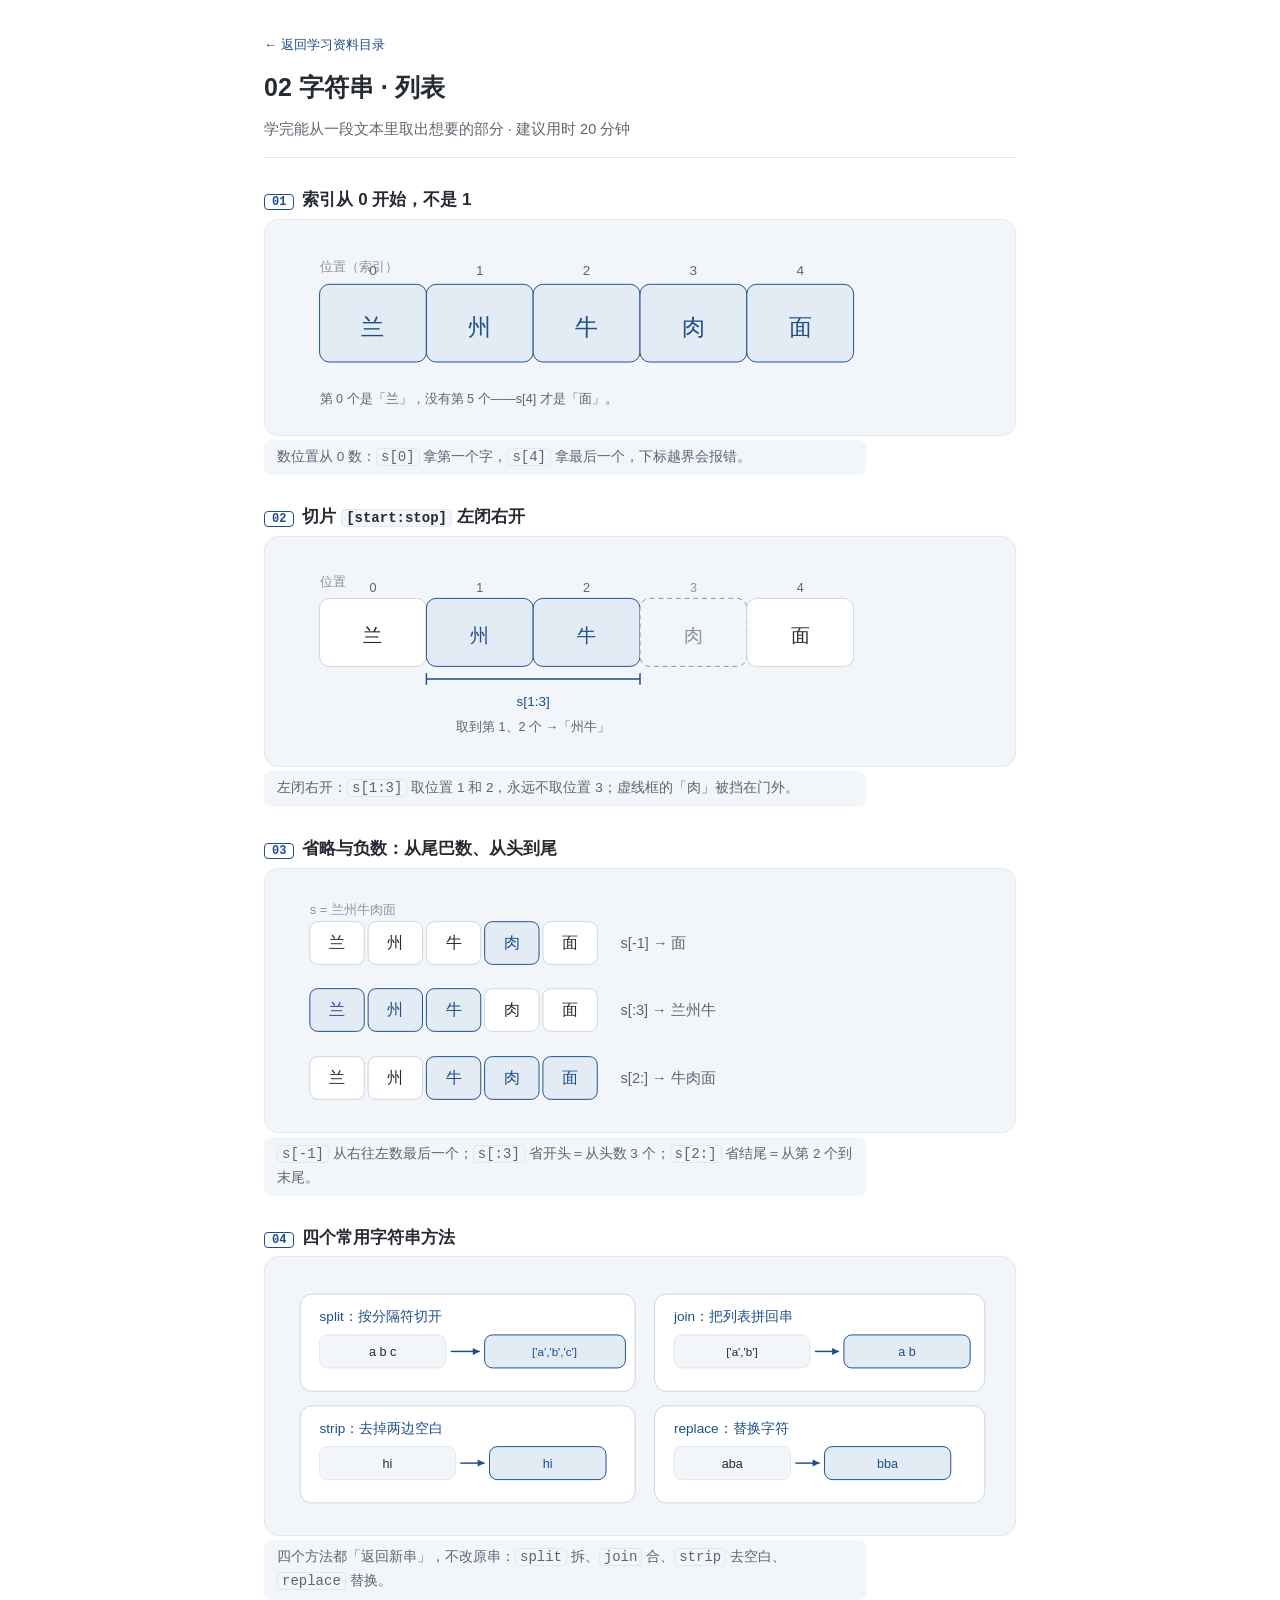
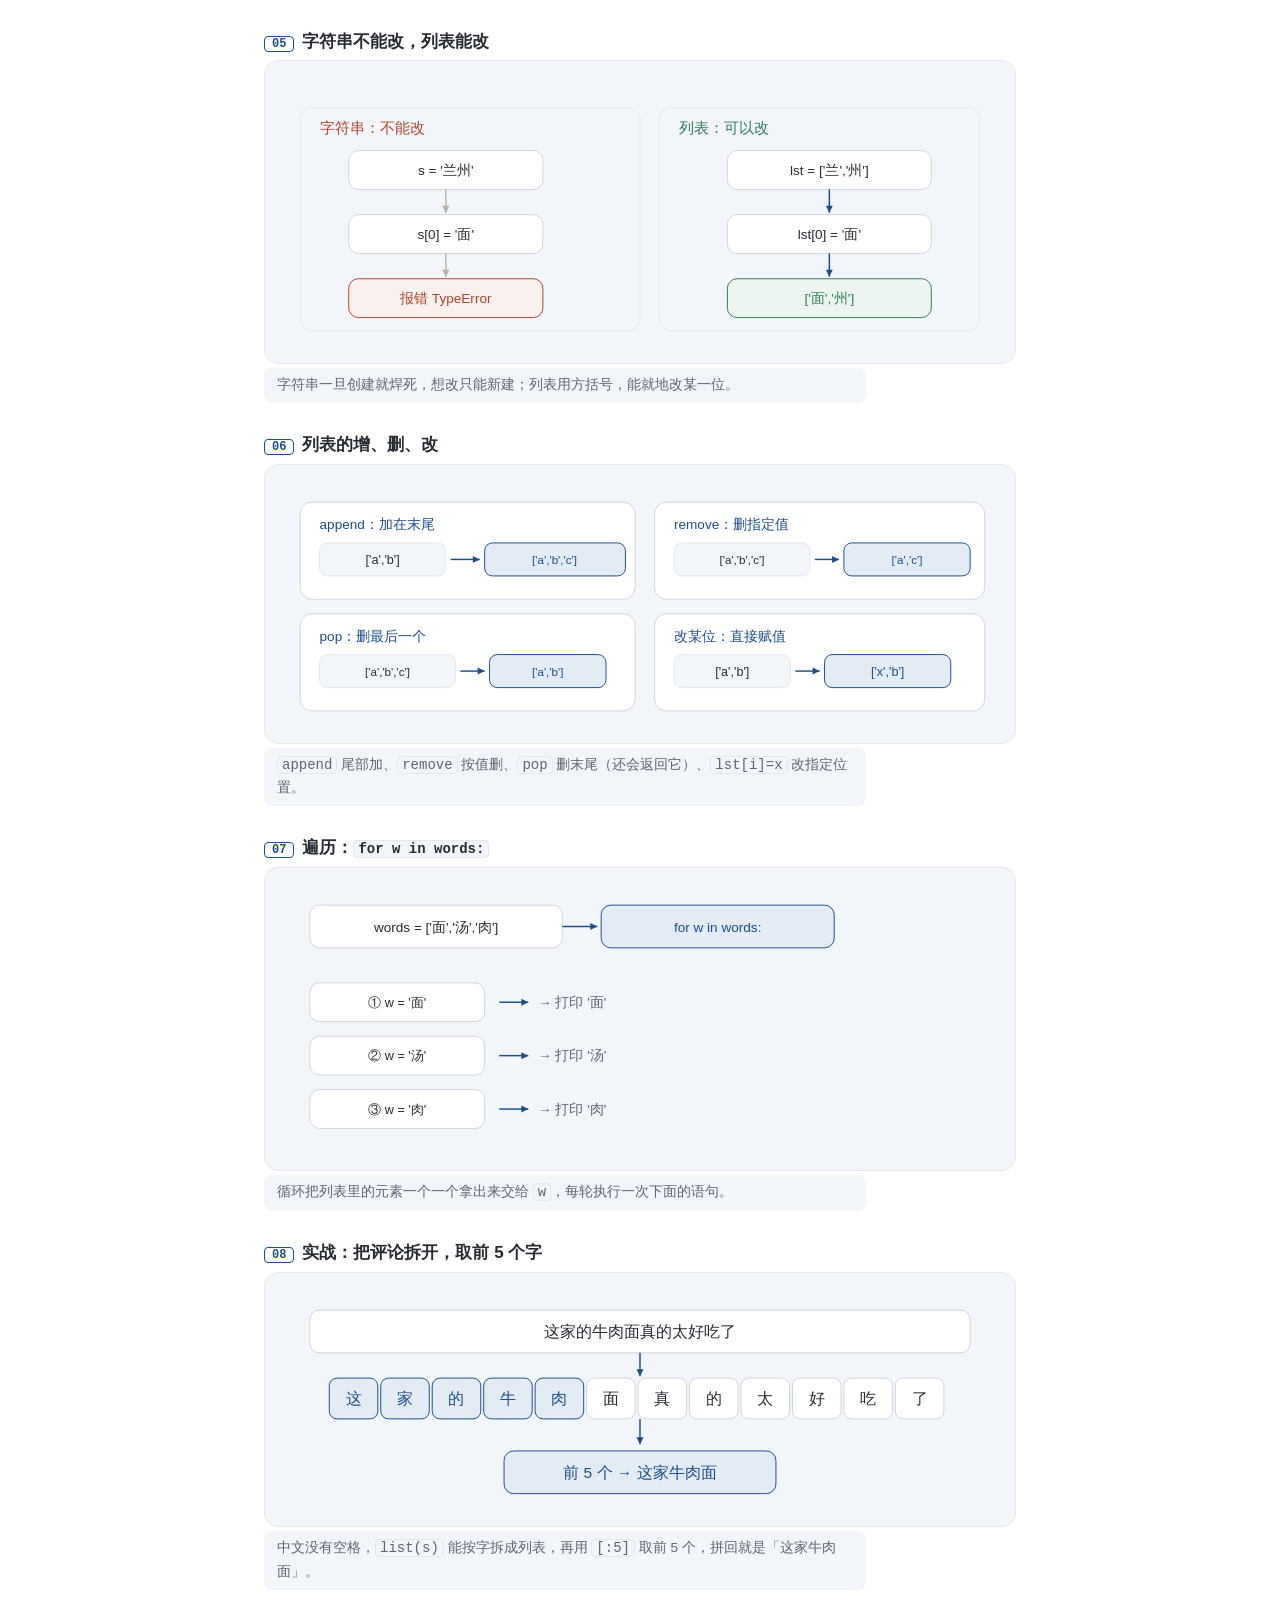
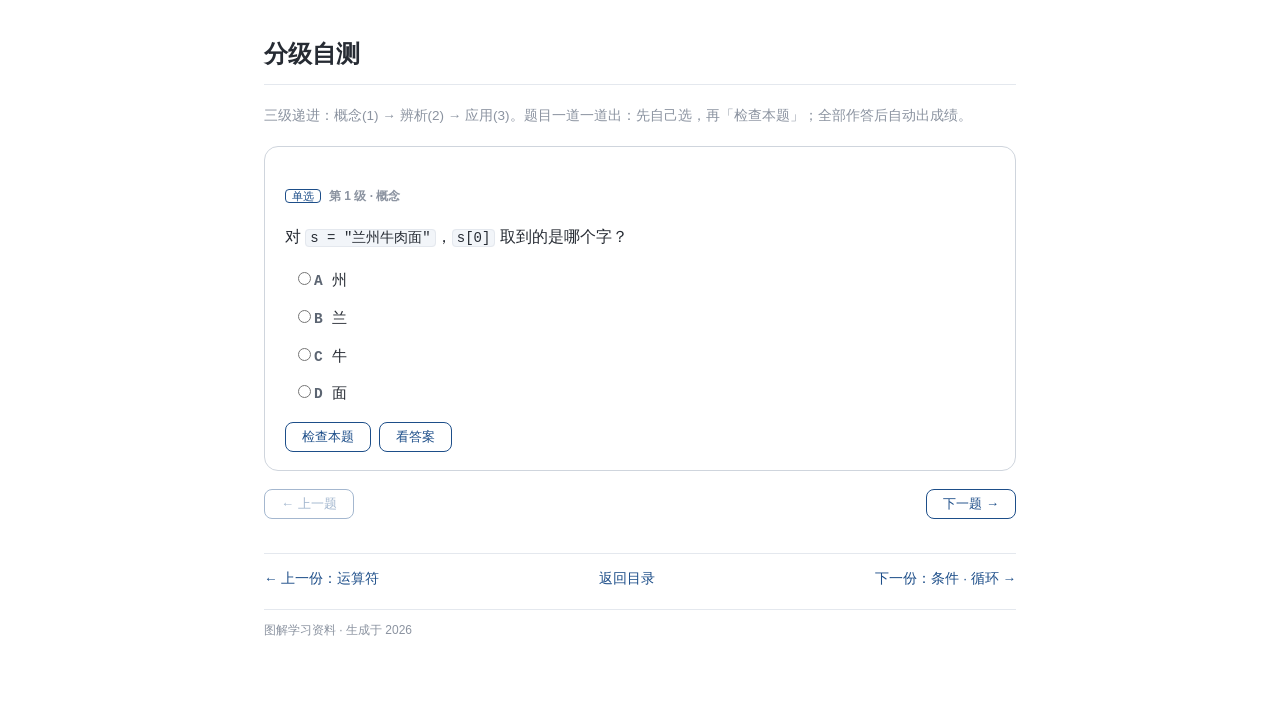
<file: docs/python-basics/02-strings-lists.html>
<!DOCTYPE html>
<html lang="zh-CN">
<head>
<meta charset="UTF-8">
<meta name="viewport" content="width=device-width, initial-scale=1.0">
<title>字符串 · 列表 · 图解</title>
<style>
  :root{
    --ink:#262b33; --ink-2:#5c6572; --ink-3:#8b93a0;
    --line:#cfd5dd; --line-soft:#e4e8ee;
    --paper:#fff; --tint:#f2f5f9;
    --accent:#1d4e89; --accent-soft:#e3ebf5;
    --good:#2e7d57; --bad:#b0432e;
  }
  *{box-sizing:border-box}
  body{margin:0;background:var(--paper);color:var(--ink);
       font-family:-apple-system,"Segoe UI","PingFang SC","Microsoft YaHei",sans-serif;font-size:16px;line-height:1.7;}
  svg text{font-family:inherit;}
  .page{max-width:800px;margin:0 auto;padding:34px 24px 80px;}
  header{padding-bottom:16px;border-bottom:1px solid var(--line-soft);}
  h1{font-size:25px;margin:0 0 8px}
  .tagline{color:var(--ink-2);font-size:14.5px;margin:0}
  .crumb{margin:0 0 10px;font-size:13px}
  a{color:var(--accent);text-decoration:none}
  a:hover{text-decoration:underline}
  section.learn{margin:28px 0 6px}
  .lno{font-family:Consolas,monospace;font-size:12px;color:var(--accent);border:1px solid var(--accent);border-radius:4px;padding:0 7px;margin-right:8px}
  h3{font-size:17px;margin:0 0 4px;font-weight:700}
  figure{margin:0}
  figure svg{width:100%;height:auto;display:block}
  figcaption{font-size:13.5px;color:var(--ink-2);background:var(--tint);border-radius:8px;padding:6px 13px;max-width:80%;margin-top:4px}
  .wrap{background:var(--tint);border:1px solid var(--line-soft);border-radius:14px;padding:8px 6px 4px}
  .quiz-head{margin-top:44px;border-bottom:1px solid var(--line-soft);padding-bottom:10px}
  .qcard{display:none;border:1px solid var(--line);border-radius:14px;padding:18px 20px;margin:18px 0}
  .qcard.on{display:block;animation:qi .18s ease}
  @keyframes qi{from{opacity:0;transform:translateY(6px)}to{opacity:1;transform:none}}
  .q-no{font-size:12px;color:var(--ink-3);font-weight:600}
  .q-type{font-size:11px;color:var(--accent);border:1px solid var(--accent);border-radius:4px;padding:0 6px;margin-right:8px}
  .q-stem{font-size:15.5px;margin:6px 0 10px}
  .opts{list-style:none;margin:0;padding:0}
  .opts li{display:flex;gap:9px;align-items:flex-start;padding:5px 8px;border-radius:8px}
  .opts li:hover{background:var(--tint)}
  .opts label{flex:1;cursor:pointer;font-size:14.5px}
  .opts label code{margin-left:3px}
  .opts .ltr{display:inline-block;width:18px}
  .opts input{accent-color:var(--accent);margin-top:6px}
  .ltr{font-family:Consolas,monospace;font-weight:700;color:var(--ink-2);min-width:15px}
  code{font-family:Consolas,monospace;font-size:14px;background:var(--tint);border:1px solid var(--line-soft);border-radius:4px;padding:0 4px}
  .qbar{display:flex;gap:8px;margin-top:10px;flex-wrap:wrap}
  button{font-family:inherit;font-size:13px;padding:5px 16px;border-radius:8px;cursor:pointer;border:1px solid var(--accent);background:#fff;color:var(--accent)}
  button:hover{background:var(--accent-soft)}
  button.primary{background:var(--accent);color:#fff}
  button.primary:hover{background:#163c69}
  button:disabled{opacity:.4;cursor:not-allowed}
  .feedback{display:none;margin-top:10px;padding:9px 13px;border-radius:8px;font-size:14px}
  .feedback.show{display:block}
  .feedback.good{background:#edf5f0;border:1px solid #cfe2d6;color:var(--good)}
  .feedback.bad{background:#faf0ed;border:1px solid #ead2cb;color:var(--bad)}
  .feedback.mid{background:var(--tint);border:1px solid var(--line);color:var(--ink-2)}
  .feedback .why{color:var(--ink-2);border-top:1px dashed var(--line);padding-top:6px;margin-top:6px}
  .result-screen{display:none;border:1px solid var(--accent);border-radius:14px;padding:18px 20px;margin:18px 0}
  .result-screen.show{display:block}
  .why-src{display:none}
  .lesson-nav{display:flex;justify-content:space-between;gap:12px;flex-wrap:wrap;margin-top:34px;padding-top:14px;border-top:1px solid var(--line-soft);font-size:13.5px}
  .lesson-nav .dim{color:var(--ink-3)}
  footer{margin-top:18px;color:var(--ink-3);font-size:12px;border-top:1px solid var(--line-soft);padding-top:10px}
  @media(max-width:560px){figcaption{max-width:100%}}
</style>
</head>
<body>
<svg width="0" height="0" style="position:absolute" aria-hidden="true"><defs>
  <marker id="ar" viewBox="0 0 10 10" refX="9" refY="5" markerWidth="6" markerHeight="6" orient="auto-start-reverse"><path d="M1 1 L9 5 L1 9 z" fill="#1d4e89"/></marker>
  <marker id="arw" viewBox="0 0 10 10" refX="9" refY="5" markerWidth="6" markerHeight="6" orient="auto-start-reverse"><path d="M1 1 L9 5 L1 9 z" fill="#b4b2a9"/></marker>
</defs></svg>

<div class="page">

  <header>
    <p class="crumb"><a href="index.html">← 返回学习资料目录</a></p>
    <h1>02 字符串 · 列表</h1>
    <p class="tagline">学完能从一段文本里取出想要的部分 · 建议用时 20 分钟</p>
  </header>

  <section class="learn">
    <h3><span class="lno">01</span>索引从 0 开始，不是 1</h3>
    <div class="wrap">
      <svg viewBox="0 0 760 200" role="img" aria-label="字符串每个字的位置从0开始">
        <text x="50" y="44" font-size="13" fill="#8b93a0">位置（索引）</text>
        <rect x="50" y="58" width="110" height="80" rx="10" fill="#e3ebf5" stroke="#1d4e89"/>
        <text x="105" y="48" text-anchor="middle" font-size="14" fill="#5c6572">0</text>
        <text x="105" y="110" text-anchor="middle" font-size="24" fill="#1d4e89">兰</text>
        <rect x="160" y="58" width="110" height="80" rx="10" fill="#e3ebf5" stroke="#1d4e89"/>
        <text x="215" y="48" text-anchor="middle" font-size="14" fill="#5c6572">1</text>
        <text x="215" y="110" text-anchor="middle" font-size="24" fill="#1d4e89">州</text>
        <rect x="270" y="58" width="110" height="80" rx="10" fill="#e3ebf5" stroke="#1d4e89"/>
        <text x="325" y="48" text-anchor="middle" font-size="14" fill="#5c6572">2</text>
        <text x="325" y="110" text-anchor="middle" font-size="24" fill="#1d4e89">牛</text>
        <rect x="380" y="58" width="110" height="80" rx="10" fill="#e3ebf5" stroke="#1d4e89"/>
        <text x="435" y="48" text-anchor="middle" font-size="14" fill="#5c6572">3</text>
        <text x="435" y="110" text-anchor="middle" font-size="24" fill="#1d4e89">肉</text>
        <rect x="490" y="58" width="110" height="80" rx="10" fill="#e3ebf5" stroke="#1d4e89"/>
        <text x="545" y="48" text-anchor="middle" font-size="14" fill="#5c6572">4</text>
        <text x="545" y="110" text-anchor="middle" font-size="24" fill="#1d4e89">面</text>
        <text x="50" y="180" font-size="13" fill="#5c6572">第 0 个是「兰」，没有第 5 个——s[4] 才是「面」。</text>
      </svg>
    </div>
    <figcaption>数位置从 0 数：<code>s[0]</code> 拿第一个字，<code>s[4]</code> 拿最后一个，下标越界会报错。</figcaption>
  </section>

  <section class="learn">
    <h3><span class="lno">02</span>切片 <code>[start:stop]</code> 左闭右开</h3>
    <div class="wrap">
      <svg viewBox="0 0 760 215" role="img" aria-label="切片左闭右开取到第1第2个">
        <text x="50" y="42" font-size="13" fill="#8b93a0">位置</text>
        <rect x="50" y="55" width="110" height="70" rx="10" fill="#fff" stroke="#cfd5dd"/>
        <text x="105" y="48" text-anchor="middle" font-size="13" fill="#5c6572">0</text>
        <text x="105" y="100" text-anchor="middle" font-size="20" fill="#262b33">兰</text>
        <rect x="160" y="55" width="110" height="70" rx="10" fill="#e3ebf5" stroke="#1d4e89"/>
        <text x="215" y="48" text-anchor="middle" font-size="13" fill="#5c6572">1</text>
        <text x="215" y="100" text-anchor="middle" font-size="20" fill="#1d4e89">州</text>
        <rect x="270" y="55" width="110" height="70" rx="10" fill="#e3ebf5" stroke="#1d4e89"/>
        <text x="325" y="48" text-anchor="middle" font-size="13" fill="#5c6572">2</text>
        <text x="325" y="100" text-anchor="middle" font-size="20" fill="#1d4e89">牛</text>
        <rect x="380" y="55" width="110" height="70" rx="10" fill="#f2f5f9" stroke="#8b93a0" stroke-dasharray="5 4"/>
        <text x="435" y="48" text-anchor="middle" font-size="13" fill="#8b93a0">3</text>
        <text x="435" y="100" text-anchor="middle" font-size="20" fill="#8b93a0">肉</text>
        <rect x="490" y="55" width="110" height="70" rx="10" fill="#fff" stroke="#cfd5dd"/>
        <text x="545" y="48" text-anchor="middle" font-size="13" fill="#5c6572">4</text>
        <text x="545" y="100" text-anchor="middle" font-size="20" fill="#262b33">面</text>
        <line x1="160" y1="138" x2="380" y2="138" stroke="#1d4e89" stroke-width="1.5"/>
        <line x1="160" y1="132" x2="160" y2="144" stroke="#1d4e89" stroke-width="1.5"/>
        <line x1="380" y1="132" x2="380" y2="144" stroke="#1d4e89" stroke-width="1.5"/>
        <text x="270" y="166" text-anchor="middle" font-size="14" fill="#1d4e89">s[1:3]</text>
        <text x="270" y="192" text-anchor="middle" font-size="13" fill="#5c6572">取到第 1、2 个 →「州牛」</text>
      </svg>
    </div>
    <figcaption>左闭右开：<code>s[1:3]</code> 取位置 1 和 2，永远不取位置 3；虚线框的「肉」被挡在门外。</figcaption>
  </section>

  <section class="learn">
    <h3><span class="lno">03</span>省略与负数：从尾巴数、从头到尾</h3>
    <div class="wrap">
      <svg viewBox="0 0 760 250" role="img" aria-label="负数与省略写法的三种切片">
        <text x="40" y="38" font-size="13" fill="#8b93a0">s = 兰州牛肉面</text>
        <rect x="40" y="46" width="56" height="44" rx="8" fill="#fff" stroke="#cfd5dd"/>
        <text x="68" y="73" text-anchor="middle" font-size="16" fill="#262b33">兰</text>
        <rect x="100" y="46" width="56" height="44" rx="8" fill="#fff" stroke="#cfd5dd"/>
        <text x="128" y="73" text-anchor="middle" font-size="16" fill="#262b33">州</text>
        <rect x="160" y="46" width="56" height="44" rx="8" fill="#fff" stroke="#cfd5dd"/>
        <text x="188" y="73" text-anchor="middle" font-size="16" fill="#262b33">牛</text>
        <rect x="220" y="46" width="56" height="44" rx="8" fill="#e3ebf5" stroke="#1d4e89"/>
        <text x="248" y="73" text-anchor="middle" font-size="16" fill="#1d4e89">肉</text>
        <rect x="280" y="46" width="56" height="44" rx="8" fill="#fff" stroke="#cfd5dd"/>
        <text x="308" y="73" text-anchor="middle" font-size="16" fill="#262b33">面</text>

        <rect x="40" y="115" width="56" height="44" rx="8" fill="#e3ebf5" stroke="#1d4e89"/>
        <text x="68" y="142" text-anchor="middle" font-size="16" fill="#1d4e89">兰</text>
        <rect x="100" y="115" width="56" height="44" rx="8" fill="#e3ebf5" stroke="#1d4e89"/>
        <text x="128" y="142" text-anchor="middle" font-size="16" fill="#1d4e89">州</text>
        <rect x="160" y="115" width="56" height="44" rx="8" fill="#e3ebf5" stroke="#1d4e89"/>
        <text x="188" y="142" text-anchor="middle" font-size="16" fill="#1d4e89">牛</text>
        <rect x="220" y="115" width="56" height="44" rx="8" fill="#fff" stroke="#cfd5dd"/>
        <text x="248" y="142" text-anchor="middle" font-size="16" fill="#262b33">肉</text>
        <rect x="280" y="115" width="56" height="44" rx="8" fill="#fff" stroke="#cfd5dd"/>
        <text x="308" y="142" text-anchor="middle" font-size="16" fill="#262b33">面</text>

        <rect x="40" y="185" width="56" height="44" rx="8" fill="#fff" stroke="#cfd5dd"/>
        <text x="68" y="212" text-anchor="middle" font-size="16" fill="#262b33">兰</text>
        <rect x="100" y="185" width="56" height="44" rx="8" fill="#fff" stroke="#cfd5dd"/>
        <text x="128" y="212" text-anchor="middle" font-size="16" fill="#262b33">州</text>
        <rect x="160" y="185" width="56" height="44" rx="8" fill="#e3ebf5" stroke="#1d4e89"/>
        <text x="188" y="212" text-anchor="middle" font-size="16" fill="#1d4e89">牛</text>
        <rect x="220" y="185" width="56" height="44" rx="8" fill="#e3ebf5" stroke="#1d4e89"/>
        <text x="248" y="212" text-anchor="middle" font-size="16" fill="#1d4e89">肉</text>
        <rect x="280" y="185" width="56" height="44" rx="8" fill="#e3ebf5" stroke="#1d4e89"/>
        <text x="308" y="212" text-anchor="middle" font-size="16" fill="#1d4e89">面</text>

        <text x="360" y="73" font-size="15" fill="#5c6572">s[-1] → 面</text>
        <text x="360" y="142" font-size="15" fill="#5c6572">s[:3] → 兰州牛</text>
        <text x="360" y="212" font-size="15" fill="#5c6572">s[2:] → 牛肉面</text>
      </svg>
    </div>
    <figcaption><code>s[-1]</code> 从右往左数最后一个；<code>s[:3]</code> 省开头＝从头数 3 个；<code>s[2:]</code> 省结尾＝从第 2 个到末尾。</figcaption>
  </section>

  <section class="learn">
    <h3><span class="lno">04</span>四个常用字符串方法</h3>
    <div class="wrap">
      <svg viewBox="0 0 760 265" role="img" aria-label="split join strip replace 四种方法">
        <rect x="30" y="30" width="345" height="100" rx="12" fill="#fff" stroke="#cfd5dd"/>
        <text x="50" y="58" font-size="14" fill="#1d4e89">split：按分隔符切开</text>
        <rect x="50" y="72" width="130" height="34" rx="8" fill="#f2f5f9" stroke="#e4e8ee"/>
        <text x="115" y="94" text-anchor="middle" font-size="13" fill="#262b33">a b c</text>
        <line x1="185" y1="89" x2="215" y2="89" stroke="#1d4e89" stroke-width="1.5" marker-end="url(#ar)"/>
        <rect x="220" y="72" width="145" height="34" rx="8" fill="#e3ebf5" stroke="#1d4e89"/>
        <text x="292" y="94" text-anchor="middle" font-size="12" fill="#1d4e89">['a','b','c']</text>

        <rect x="395" y="30" width="340" height="100" rx="12" fill="#fff" stroke="#cfd5dd"/>
        <text x="415" y="58" font-size="14" fill="#1d4e89">join：把列表拼回串</text>
        <rect x="415" y="72" width="140" height="34" rx="8" fill="#f2f5f9" stroke="#e4e8ee"/>
        <text x="485" y="94" text-anchor="middle" font-size="12" fill="#262b33">['a','b']</text>
        <line x1="560" y1="89" x2="585" y2="89" stroke="#1d4e89" stroke-width="1.5" marker-end="url(#ar)"/>
        <rect x="590" y="72" width="130" height="34" rx="8" fill="#e3ebf5" stroke="#1d4e89"/>
        <text x="655" y="94" text-anchor="middle" font-size="13" fill="#1d4e89">a b</text>

        <rect x="30" y="145" width="345" height="100" rx="12" fill="#fff" stroke="#cfd5dd"/>
        <text x="50" y="173" font-size="14" fill="#1d4e89">strip：去掉两边空白</text>
        <rect x="50" y="187" width="140" height="34" rx="8" fill="#f2f5f9" stroke="#e4e8ee"/>
        <text x="120" y="209" text-anchor="middle" font-size="13" fill="#262b33">　hi　</text>
        <line x1="195" y1="204" x2="220" y2="204" stroke="#1d4e89" stroke-width="1.5" marker-end="url(#ar)"/>
        <rect x="225" y="187" width="120" height="34" rx="8" fill="#e3ebf5" stroke="#1d4e89"/>
        <text x="285" y="209" text-anchor="middle" font-size="13" fill="#1d4e89">hi</text>

        <rect x="395" y="145" width="340" height="100" rx="12" fill="#fff" stroke="#cfd5dd"/>
        <text x="415" y="173" font-size="14" fill="#1d4e89">replace：替换字符</text>
        <rect x="415" y="187" width="120" height="34" rx="8" fill="#f2f5f9" stroke="#e4e8ee"/>
        <text x="475" y="209" text-anchor="middle" font-size="13" fill="#262b33">aba</text>
        <line x1="540" y1="204" x2="565" y2="204" stroke="#1d4e89" stroke-width="1.5" marker-end="url(#ar)"/>
        <rect x="570" y="187" width="130" height="34" rx="8" fill="#e3ebf5" stroke="#1d4e89"/>
        <text x="635" y="209" text-anchor="middle" font-size="13" fill="#1d4e89">bba</text>
      </svg>
    </div>
    <figcaption>四个方法都「返回新串」，不改原串：<code>split</code> 拆、<code>join</code> 合、<code>strip</code> 去空白、<code>replace</code> 替换。</figcaption>
  </section>

  <section class="learn">
    <h3><span class="lno">05</span>字符串不能改，列表能改</h3>
    <div class="wrap">
      <svg viewBox="0 0 760 290" role="img" aria-label="字符串不可变与列表可变的对比">
        <rect x="30" y="40" width="350" height="230" rx="12" fill="#f2f5f9" stroke="#e4e8ee"/>
        <text x="50" y="66" font-size="15" fill="#b0432e">字符串：不能改</text>
        <rect x="80" y="84" width="200" height="40" rx="10" fill="#fff" stroke="#cfd5dd"/>
        <text x="180" y="109" text-anchor="middle" font-size="14" fill="#262b33">s = '兰州'</text>
        <line x1="180" y1="124" x2="180" y2="148" stroke="#b4b2a9" stroke-width="1.5" marker-end="url(#arw)"/>
        <rect x="80" y="150" width="200" height="40" rx="10" fill="#fff" stroke="#cfd5dd"/>
        <text x="180" y="175" text-anchor="middle" font-size="14" fill="#262b33">s[0] = '面'</text>
        <line x1="180" y1="190" x2="180" y2="214" stroke="#b4b2a9" stroke-width="1.5" marker-end="url(#arw)"/>
        <rect x="80" y="216" width="200" height="40" rx="10" fill="#faf0ed" stroke="#b0432e"/>
        <text x="180" y="241" text-anchor="middle" font-size="14" fill="#b0432e">报错 TypeError</text>

        <rect x="400" y="40" width="330" height="230" rx="12" fill="#f2f5f9" stroke="#e4e8ee"/>
        <text x="420" y="66" font-size="15" fill="#2e7d57">列表：可以改</text>
        <rect x="470" y="84" width="210" height="40" rx="10" fill="#fff" stroke="#cfd5dd"/>
        <text x="575" y="109" text-anchor="middle" font-size="14" fill="#262b33">lst = ['兰','州']</text>
        <line x1="575" y1="124" x2="575" y2="148" stroke="#1d4e89" stroke-width="1.5" marker-end="url(#ar)"/>
        <rect x="470" y="150" width="210" height="40" rx="10" fill="#fff" stroke="#cfd5dd"/>
        <text x="575" y="175" text-anchor="middle" font-size="14" fill="#262b33">lst[0] = '面'</text>
        <line x1="575" y1="190" x2="575" y2="214" stroke="#1d4e89" stroke-width="1.5" marker-end="url(#ar)"/>
        <rect x="470" y="216" width="210" height="40" rx="10" fill="#edf5f0" stroke="#2e7d57"/>
        <text x="575" y="241" text-anchor="middle" font-size="14" fill="#2e7d57">['面','州']</text>
      </svg>
    </div>
    <figcaption>字符串一旦创建就焊死，想改只能新建；列表用方括号，能就地改某一位。</figcaption>
  </section>

  <section class="learn">
    <h3><span class="lno">06</span>列表的增、删、改</h3>
    <div class="wrap">
      <svg viewBox="0 0 760 265" role="img" aria-label="append remove pop 赋值四种列表操作">
        <rect x="30" y="30" width="345" height="100" rx="12" fill="#fff" stroke="#cfd5dd"/>
        <text x="50" y="58" font-size="14" fill="#1d4e89">append：加在末尾</text>
        <rect x="50" y="72" width="130" height="34" rx="8" fill="#f2f5f9" stroke="#e4e8ee"/>
        <text x="115" y="94" text-anchor="middle" font-size="13" fill="#262b33">['a','b']</text>
        <line x1="185" y1="89" x2="215" y2="89" stroke="#1d4e89" stroke-width="1.5" marker-end="url(#ar)"/>
        <rect x="220" y="72" width="145" height="34" rx="8" fill="#e3ebf5" stroke="#1d4e89"/>
        <text x="292" y="94" text-anchor="middle" font-size="12" fill="#1d4e89">['a','b','c']</text>

        <rect x="395" y="30" width="340" height="100" rx="12" fill="#fff" stroke="#cfd5dd"/>
        <text x="415" y="58" font-size="14" fill="#1d4e89">remove：删指定值</text>
        <rect x="415" y="72" width="140" height="34" rx="8" fill="#f2f5f9" stroke="#e4e8ee"/>
        <text x="485" y="94" text-anchor="middle" font-size="12" fill="#262b33">['a','b','c']</text>
        <line x1="560" y1="89" x2="585" y2="89" stroke="#1d4e89" stroke-width="1.5" marker-end="url(#ar)"/>
        <rect x="590" y="72" width="130" height="34" rx="8" fill="#e3ebf5" stroke="#1d4e89"/>
        <text x="655" y="94" text-anchor="middle" font-size="12" fill="#1d4e89">['a','c']</text>

        <rect x="30" y="145" width="345" height="100" rx="12" fill="#fff" stroke="#cfd5dd"/>
        <text x="50" y="173" font-size="14" fill="#1d4e89">pop：删最后一个</text>
        <rect x="50" y="187" width="140" height="34" rx="8" fill="#f2f5f9" stroke="#e4e8ee"/>
        <text x="120" y="209" text-anchor="middle" font-size="12" fill="#262b33">['a','b','c']</text>
        <line x1="195" y1="204" x2="220" y2="204" stroke="#1d4e89" stroke-width="1.5" marker-end="url(#ar)"/>
        <rect x="225" y="187" width="120" height="34" rx="8" fill="#e3ebf5" stroke="#1d4e89"/>
        <text x="285" y="209" text-anchor="middle" font-size="12" fill="#1d4e89">['a','b']</text>

        <rect x="395" y="145" width="340" height="100" rx="12" fill="#fff" stroke="#cfd5dd"/>
        <text x="415" y="173" font-size="14" fill="#1d4e89">改某位：直接赋值</text>
        <rect x="415" y="187" width="120" height="34" rx="8" fill="#f2f5f9" stroke="#e4e8ee"/>
        <text x="475" y="209" text-anchor="middle" font-size="13" fill="#262b33">['a','b']</text>
        <line x1="540" y1="204" x2="565" y2="204" stroke="#1d4e89" stroke-width="1.5" marker-end="url(#ar)"/>
        <rect x="570" y="187" width="130" height="34" rx="8" fill="#e3ebf5" stroke="#1d4e89"/>
        <text x="635" y="209" text-anchor="middle" font-size="13" fill="#1d4e89">['x','b']</text>
      </svg>
    </div>
    <figcaption><code>append</code> 尾部加、<code>remove</code> 按值删、<code>pop</code> 删末尾（还会返回它）、<code>lst[i]=x</code> 改指定位置。</figcaption>
  </section>

  <section class="learn">
    <h3><span class="lno">07</span>遍历：<code>for w in words:</code></h3>
    <div class="wrap">
      <svg viewBox="0 0 760 290" role="img" aria-label="for 循环逐个取出列表元素">
        <rect x="40" y="30" width="260" height="44" rx="10" fill="#fff" stroke="#cfd5dd"/>
        <text x="170" y="58" text-anchor="middle" font-size="14" fill="#262b33">words = ['面','汤','肉']</text>
        <rect x="340" y="30" width="240" height="44" rx="10" fill="#e3ebf5" stroke="#1d4e89"/>
        <text x="460" y="58" text-anchor="middle" font-size="14" fill="#1d4e89">for w in words:</text>
        <line x1="300" y1="52" x2="336" y2="52" stroke="#1d4e89" stroke-width="1.5" marker-end="url(#ar)"/>

        <rect x="40" y="110" width="180" height="40" rx="10" fill="#fff" stroke="#cfd5dd"/>
        <text x="130" y="135" text-anchor="middle" font-size="13" fill="#262b33">① w = '面'</text>
        <line x1="235" y1="130" x2="265" y2="130" stroke="#1d4e89" stroke-width="1.5" marker-end="url(#ar)"/>
        <text x="275" y="135" font-size="14" fill="#5c6572">→ 打印 '面'</text>

        <rect x="40" y="165" width="180" height="40" rx="10" fill="#fff" stroke="#cfd5dd"/>
        <text x="130" y="190" text-anchor="middle" font-size="13" fill="#262b33">② w = '汤'</text>
        <line x1="235" y1="185" x2="265" y2="185" stroke="#1d4e89" stroke-width="1.5" marker-end="url(#ar)"/>
        <text x="275" y="190" font-size="14" fill="#5c6572">→ 打印 '汤'</text>

        <rect x="40" y="220" width="180" height="40" rx="10" fill="#fff" stroke="#cfd5dd"/>
        <text x="130" y="245" text-anchor="middle" font-size="13" fill="#262b33">③ w = '肉'</text>
        <line x1="235" y1="240" x2="265" y2="240" stroke="#1d4e89" stroke-width="1.5" marker-end="url(#ar)"/>
        <text x="275" y="245" font-size="14" fill="#5c6572">→ 打印 '肉'</text>
      </svg>
    </div>
    <figcaption>循环把列表里的元素一个一个拿出来交给 <code>w</code>，每轮执行一次下面的语句。</figcaption>
  </section>

  <section class="learn">
    <h3><span class="lno">08</span>实战：把评论拆开，取前 5 个字</h3>
    <div class="wrap">
      <svg viewBox="0 0 760 240" role="img" aria-label="把字符串拆成字符列表再取前5个">
        <rect x="40" y="30" width="680" height="44" rx="10" fill="#fff" stroke="#cfd5dd"/>
        <text x="380" y="58" text-anchor="middle" font-size="16" fill="#262b33">这家的牛肉面真的太好吃了</text>
        <line x1="380" y1="74" x2="380" y2="98" stroke="#1d4e89" stroke-width="1.5" marker-end="url(#ar)"/>

        <rect x="60" y="100" width="50" height="42" rx="8" fill="#e3ebf5" stroke="#1d4e89"/>
        <text x="85" y="127" text-anchor="middle" font-size="16" fill="#1d4e89">这</text>
        <rect x="113" y="100" width="50" height="42" rx="8" fill="#e3ebf5" stroke="#1d4e89"/>
        <text x="138" y="127" text-anchor="middle" font-size="16" fill="#1d4e89">家</text>
        <rect x="166" y="100" width="50" height="42" rx="8" fill="#e3ebf5" stroke="#1d4e89"/>
        <text x="191" y="127" text-anchor="middle" font-size="16" fill="#1d4e89">的</text>
        <rect x="219" y="100" width="50" height="42" rx="8" fill="#e3ebf5" stroke="#1d4e89"/>
        <text x="244" y="127" text-anchor="middle" font-size="16" fill="#1d4e89">牛</text>
        <rect x="272" y="100" width="50" height="42" rx="8" fill="#e3ebf5" stroke="#1d4e89"/>
        <text x="297" y="127" text-anchor="middle" font-size="16" fill="#1d4e89">肉</text>
        <rect x="325" y="100" width="50" height="42" rx="8" fill="#fff" stroke="#cfd5dd"/>
        <text x="350" y="127" text-anchor="middle" font-size="16" fill="#262b33">面</text>
        <rect x="378" y="100" width="50" height="42" rx="8" fill="#fff" stroke="#cfd5dd"/>
        <text x="403" y="127" text-anchor="middle" font-size="16" fill="#262b33">真</text>
        <rect x="431" y="100" width="50" height="42" rx="8" fill="#fff" stroke="#cfd5dd"/>
        <text x="456" y="127" text-anchor="middle" font-size="16" fill="#262b33">的</text>
        <rect x="484" y="100" width="50" height="42" rx="8" fill="#fff" stroke="#cfd5dd"/>
        <text x="509" y="127" text-anchor="middle" font-size="16" fill="#262b33">太</text>
        <rect x="537" y="100" width="50" height="42" rx="8" fill="#fff" stroke="#cfd5dd"/>
        <text x="562" y="127" text-anchor="middle" font-size="16" fill="#262b33">好</text>
        <rect x="590" y="100" width="50" height="42" rx="8" fill="#fff" stroke="#cfd5dd"/>
        <text x="615" y="127" text-anchor="middle" font-size="16" fill="#262b33">吃</text>
        <rect x="643" y="100" width="50" height="42" rx="8" fill="#fff" stroke="#cfd5dd"/>
        <text x="668" y="127" text-anchor="middle" font-size="16" fill="#262b33">了</text>

        <line x1="380" y1="142" x2="380" y2="168" stroke="#1d4e89" stroke-width="1.5" marker-end="url(#ar)"/>
        <rect x="240" y="175" width="280" height="44" rx="10" fill="#e3ebf5" stroke="#1d4e89"/>
        <text x="380" y="203" text-anchor="middle" font-size="16" fill="#1d4e89">前 5 个 → 这家牛肉面</text>
      </svg>
    </div>
    <figcaption>中文没有空格，<code>list(s)</code> 能按字拆成列表，再用 <code>[:5]</code> 取前 5 个，拼回就是「这家牛肉面」。</figcaption>
  </section>

  <h2 class="quiz-head">分级自测</h2>
  <p style="color:var(--ink-3);font-size:13.5px">
    三级递进：概念(1) → 辨析(2) → 应用(3)。题目一道一道出：先自己选，再「检查本题」；全部作答后自动出成绩。
  </p>

  <div id="qdeck">

    <div class="qcard" data-lvl="1" data-answer="B">
      <p><span class="q-type">单选</span><span class="q-no">第 1 级 · 概念</span></p>
      <p class="q-stem">对 <code>s = "兰州牛肉面"</code>，<code>s[0]</code> 取到的是哪个字？</p>
      <ul class="opts">
        <li><label><input type="radio" name="q1"><span class="ltr">A</span>州</label></li>
        <li><label><input type="radio" name="q1"><span class="ltr">B</span>兰</label></li>
        <li><label><input type="radio" name="q1"><span class="ltr">C</span>牛</label></li>
        <li><label><input type="radio" name="q1"><span class="ltr">D</span>面</label></li>
      </ul>
      <div class="qbar"><button class="check" type="button">检查本题</button><button class="peek" type="button">看答案</button></div>
      <div class="why-src">Python 索引从 0 开始，第一个字符是 s[0]，不是 s[1]。</div>
      <div class="feedback"></div>
    </div>

    <div class="qcard" data-lvl="1" data-answer="B">
      <p><span class="q-type">单选</span><span class="q-no">第 1 级 · 概念</span></p>
      <p class="q-stem"><code>len("牛肉面")</code> 的结果是几？</p>
      <ul class="opts">
        <li><label><input type="radio" name="q2"><span class="ltr">A</span>2</label></li>
        <li><label><input type="radio" name="q2"><span class="ltr">B</span>3</label></li>
        <li><label><input type="radio" name="q2"><span class="ltr">C</span>4</label></li>
        <li><label><input type="radio" name="q2"><span class="ltr">D</span>5</label></li>
      </ul>
      <div class="qbar"><button class="check" type="button">检查本题</button><button class="peek" type="button">看答案</button></div>
      <div class="why-src">len 数的是字符个数，"牛肉面" 共三个字，所以是 3。</div>
      <div class="feedback"></div>
    </div>

    <div class="qcard" data-lvl="1" data-answer="B">
      <p><span class="q-type">单选</span><span class="q-no">第 1 级 · 概念</span></p>
      <p class="q-stem">想把 <code>"a b c"</code> 按空格拆成列表，用哪个方法？</p>
      <ul class="opts">
        <li><label><input type="radio" name="q3"><span class="ltr">A</span>join</label></li>
        <li><label><input type="radio" name="q3"><span class="ltr">B</span>split</label></li>
        <li><label><input type="radio" name="q3"><span class="ltr">C</span>strip</label></li>
        <li><label><input type="radio" name="q3"><span class="ltr">D</span>replace</label></li>
      </ul>
      <div class="qbar"><button class="check" type="button">检查本题</button><button class="peek" type="button">看答案</button></div>
      <div class="why-src">split 负责把字符串按分隔符拆开；join 正好相反，是把列表拼成串。</div>
      <div class="feedback"></div>
    </div>

    <div class="qcard" data-lvl="1" data-answer="C">
      <p><span class="q-type">单选</span><span class="q-no">第 1 级 · 概念</span></p>
      <p class="q-stem">下面哪一对括号用来书写列表的字面量？</p>
      <ul class="opts">
        <li><label><input type="radio" name="q4"><span class="ltr">A</span>圆括号 <code>()</code></label></li>
        <li><label><input type="radio" name="q4"><span class="ltr">B</span>花括号 <code>{}</code></label></li>
        <li><label><input type="radio" name="q4"><span class="ltr">C</span>方括号 <code>[]</code></label></li>
        <li><label><input type="radio" name="q4"><span class="ltr">D</span>不用括号</label></li>
      </ul>
      <div class="qbar"><button class="check" type="button">检查本题</button><button class="peek" type="button">看答案</button></div>
      <div class="why-src">列表用方括号 <code>[]</code>；圆括号是元组、花括号是字典/集合。</div>
      <div class="feedback"></div>
    </div>

    <div class="qcard" data-lvl="2" data-answer="B">
      <p><span class="q-type">单选</span><span class="q-no">第 2 级 · 辨析</span></p>
      <p class="q-stem">执行 <code>s = "兰州"</code> 之后，再写 <code>s[0] = "面"</code> 会怎样？</p>
      <ul class="opts">
        <li><label><input type="radio" name="q5"><span class="ltr">A</span>字符串变成 "面州"</label></li>
        <li><label><input type="radio" name="q5"><span class="ltr">B</span>报错 <code>TypeError</code></label></li>
        <li><label><input type="radio" name="q5"><span class="ltr">C</span>字符串变成 "兰面"</label></li>
        <li><label><input type="radio" name="q5"><span class="ltr">D</span>没有任何变化</label></li>
      </ul>
      <div class="qbar"><button class="check" type="button">检查本题</button><button class="peek" type="button">看答案</button></div>
      <div class="why-src">字符串是不可变对象，不能用下标去改其中一位；要改必须新建，如 s = "面" + s[1:]。</div>
      <div class="feedback"></div>
    </div>

    <div class="qcard" data-lvl="2" data-answer="B">
      <p><span class="q-type">单选</span><span class="q-no">第 2 级 · 辨析</span></p>
      <p class="q-stem"><code>"a,b,c".split(",")</code> 得到的是什么？</p>
      <ul class="opts">
        <li><label><input type="radio" name="q6"><span class="ltr">A</span>字符串 <code>"a,b,c"</code></label></li>
        <li><label><input type="radio" name="q6"><span class="ltr">B</span>列表 <code>['a','b','c']</code></label></li>
        <li><label><input type="radio" name="q6"><span class="ltr">C</span>列表 <code>['abc']</code></label></li>
        <li><label><input type="radio" name="q6"><span class="ltr">D</span>报错</label></li>
      </ul>
      <div class="qbar"><button class="check" type="button">检查本题</button><button class="peek" type="button">看答案</button></div>
      <div class="why-src">split 按逗号把原串切开，返回的是列表；分隔符本身不会留在结果里。</div>
      <div class="feedback"></div>
    </div>

    <div class="qcard" data-lvl="2" data-answer="B">
      <p><span class="q-type">单选</span><span class="q-no">第 2 级 · 辨析</span></p>
      <p class="q-stem">执行 <code>s = "兰州"</code> 后，再写 <code>t = s.replace("兰","面")</code>，此时 <code>s</code> 本身是什么？</p>
      <ul class="opts">
        <li><label><input type="radio" name="q7"><span class="ltr">A</span>"面州"</label></li>
        <li><label><input type="radio" name="q7"><span class="ltr">B</span>"兰州"（没变）</label></li>
        <li><label><input type="radio" name="q7"><span class="ltr">C</span>"面兰"</label></li>
        <li><label><input type="radio" name="q7"><span class="ltr">D</span>报错</label></li>
      </ul>
      <div class="qbar"><button class="check" type="button">检查本题</button><button class="peek" type="button">看答案</button></div>
      <div class="why-src">字符串方法返回新串、不改动原串；想保留结果要写 s = s.replace(...)。</div>
      <div class="feedback"></div>
    </div>

    <div class="qcard" data-lvl="2" data-answer="A">
      <p><span class="q-type">单选</span><span class="q-no">第 2 级 · 辨析</span></p>
      <p class="q-stem"><code>lst = [1, 2, 3, 4]</code>，执行 <code>v = lst.pop()</code> 之后，<code>lst</code> 和 <code>v</code> 分别是什么？</p>
      <ul class="opts">
        <li><label><input type="radio" name="q8"><span class="ltr">A</span>lst 变成 <code>[1,2,3]</code>，v 是 <code>4</code></label></li>
        <li><label><input type="radio" name="q8"><span class="ltr">B</span>lst 变成 <code>[2,3,4]</code>，v 是 <code>1</code></label></li>
        <li><label><input type="radio" name="q8"><span class="ltr">C</span>lst 仍是 <code>[1,2,3,4]</code>，v 是 <code>None</code></label></li>
        <li><label><input type="radio" name="q8"><span class="ltr">D</span>lst 变成 <code>[1,2,3]</code>，v 是 <code>1</code></label></li>
      </ul>
      <div class="qbar"><button class="check" type="button">检查本题</button><button class="peek" type="button">看答案</button></div>
      <div class="why-src">pop 删掉最后一个元素并返回它；所以列表少一个尾巴，v 拿到被删的那个值。</div>
      <div class="feedback"></div>
    </div>

    <div class="qcard" data-lvl="3" data-answer="A">
      <p><span class="q-type">单选</span><span class="q-no">第 3 级 · 应用</span></p>
      <p class="q-stem">有 <code>s = "西北民族大学"</code>，想取出最前面的两个字「西北」，下面哪句正确？</p>
      <ul class="opts">
        <li><label><input type="radio" name="q9"><span class="ltr">A</span><code>s[0:2]</code></label></li>
        <li><label><input type="radio" name="q9"><span class="ltr">B</span><code>s[-2:]</code></label></li>
        <li><label><input type="radio" name="q9"><span class="ltr">C</span><code>s[2:]</code></label></li>
        <li><label><input type="radio" name="q9"><span class="ltr">D</span><code>s[0:1]</code></label></li>
      </ul>
      <div class="qbar"><button class="check" type="button">检查本题</button><button class="peek" type="button">看答案</button></div>
      <div class="why-src">前两个字要位置 0 和 1，写 s[0:2]；s[-2:] 取的是末尾两字，s[2:] 跳过前两字。</div>
      <div class="feedback"></div>
    </div>

    <div class="qcard" data-lvl="3" data-answer="B">
      <p><span class="q-type">单选</span><span class="q-no">第 3 级 · 应用</span></p>
      <p class="q-stem">有评论 <code>s = "这家面真不错"</code>，想把它变成「每个字一个元素」的列表，该用哪句？</p>
      <ul class="opts">
        <li><label><input type="radio" name="q10"><span class="ltr">A</span><code>s.split()</code></label></li>
        <li><label><input type="radio" name="q10"><span class="ltr">B</span><code>list(s)</code></label></li>
        <li><label><input type="radio" name="q10"><span class="ltr">C</span><code>s.split("")</code></label></li>
        <li><label><input type="radio" name="q10"><span class="ltr">D</span><code>s.chars()</code></label></li>
      </ul>
      <div class="qbar"><button class="check" type="button">检查本题</button><button class="peek" type="button">看答案</button></div>
      <div class="why-src">中文没有空格，split() 拆不开；list(s) 才能按字符逐个拆成列表。</div>
      <div class="feedback"></div>
    </div>

    <div class="qcard" data-lvl="3" data-answer="B">
      <p><span class="q-type">单选</span><span class="q-no">第 3 级 · 应用</span></p>
      <p class="q-stem"><code>words = ["好评","差评","好评"]</code>，想删掉其中一个「差评」，正确写法是？</p>
      <ul class="opts">
        <li><label><input type="radio" name="q11"><span class="ltr">A</span><code>words.pop("差评")</code></label></li>
        <li><label><input type="radio" name="q11"><span class="ltr">B</span><code>words.remove("差评")</code></label></li>
        <li><label><input type="radio" name="q11"><span class="ltr">C</span><code>words.delete("差评")</code></label></li>
        <li><label><input type="radio" name="q11"><span class="ltr">D</span><code>words.del("差评")</code></label></li>
      </ul>
      <div class="qbar"><button class="check" type="button">检查本题</button><button class="peek" type="button">看答案</button></div>
      <div class="why-src">按值删除用 remove；pop 按位置删、且需要下标或返回被删项，没有 delete/del 这种列表方法。</div>
      <div class="feedback"></div>
    </div>

    <div class="qcard" data-lvl="3" data-answer="A">
      <p><span class="q-type">单选</span><span class="q-no">第 3 级 · 应用</span></p>
      <p class="q-stem">有一个商品列表 <code>prices</code>，想逐个打印出来，正确写法是？</p>
      <ul class="opts">
        <li><label><input type="radio" name="q12"><span class="ltr">A</span><code>for p in prices: print(p)</code></label></li>
        <li><label><input type="radio" name="q12"><span class="ltr">B</span><code>for p in prices print(p)</code></label></li>
        <li><label><input type="radio" name="q12"><span class="ltr">C</span><code>each p in prices: print(p)</code></label></li>
        <li><label><input type="radio" name="q12"><span class="ltr">D</span><code>for prices as p: print(p)</code></label></li>
      </ul>
      <div class="qbar"><button class="check" type="button">检查本题</button><button class="peek" type="button">看答案</button></div>
      <div class="why-src">Python 的遍历固定写法是 for 变量 in 可迭代对象:，冒号和缩进都不能省，没有 each/as 这种写法。</div>
      <div class="feedback"></div>
    </div>

  </div>

  <div class="qbar" style="justify-content:space-between">
    <button id="prev" type="button">← 上一题</button>
    <button id="next" type="button">下一题 →</button>
  </div>

  <div class="result-screen" id="result">
    <h3 style="margin:0 0 6px">成绩</h3>
    <p id="r-txt"></p>
    <p style="color:var(--ink-3);font-size:13px" id="r-hint"></p>
    <button id="again" type="button">重新作答</button>
  </div>

  <nav class="lesson-nav">
    <a href="01b-operators.html">← 上一份：运算符</a>
    <a href="index.html">返回目录</a>
    <a href="03-conditionals-loops.html">下一份：条件 · 循环 →</a>
  </nav>

  <footer>图解学习资料 · 生成于 <span id="yr"></span></footer>
</div>

<script>
(function(){
  var cards = [].slice.call(document.querySelectorAll(".qcard"));
  var deckTop = document.getElementById("qdeck").offsetTop;

  cards.forEach(function(c){
    [].slice.call(c.querySelectorAll(".opts li")).forEach(function(li, i){
      var inp = li.querySelector("input");
      if (inp) inp.value = String.fromCharCode(65 + i);
    });
  });

  function sel(c){
    var p = [];
    [].slice.call(c.querySelectorAll("input")).forEach(function(i){ if(i.checked) p.push(i.value); });
    return p.sort().join("");
  }
  function show(i){
    cards.forEach(function(c, idx){ c.classList.toggle("on", idx === i); });
    document.getElementById("prev").disabled = (i === 0);
    document.getElementById("next").disabled = (i >= cards.length - 1);
    window.scrollTo({ top: deckTop - 16, behavior: "smooth" });
  }
  function markDone(c){ if(!c._done){ c._done = true; } }
  function allDone(){ return cards.every(function(c){ return c._done; }); }
  function fb(c, ok, kind, extra){
    var el = c.querySelector(".feedback");
    el.className = "feedback show " + (kind || (ok ? "good" : "bad"));
    var head = kind === "mid" ? "<b>参考答案</b>（看答案不计分）" : ok ? "<b>答对了 ✓</b>" : "<b>不对 ✗</b>";
    el.innerHTML = head + "　答案：" + extra + '<div class="why">' + c.querySelector(".why-src").textContent + "</div>";
  }
  function renderResult(){
    var per = {1:[0,0], 2:[0,0], 3:[0,0]};
    cards.forEach(function(c){
      var l = +c.dataset.lvl; per[l][0]++; if(c._ok) per[l][1]++;
    });
    var ok = per[1][1] + per[2][1] + per[3][1], tot = cards.length;
    document.getElementById("r-txt").innerHTML =
      "概念 " + per[1][1] + "/" + per[1][0] +
      " · 辨析 " + per[2][1] + "/" + per[2][0] +
      " · 应用 " + per[3][1] + "/" + per[3][0] +
      "　<b>总计 " + ok + "/" + tot + "</b>";
    document.getElementById("r-hint").textContent =
      ok >= tot * 0.85 ? "掌握良好，可尝试动手实践。"
      : ok >= tot * 0.5 ? "针对错题回看对应小节。"
      : "答对不足一半，建议重读知识区。";
    var r = document.getElementById("result");
    r.classList.add("show");
    r.scrollIntoView({ behavior: "smooth", block: "center" });
  }
  function maybeResult(){ if(allDone()) renderResult(); }

  cards.forEach(function(c){
    var ans = c.dataset.answer;
    c.querySelector(".check").addEventListener("click", function(){
      var p = sel(c), ok = (p === ans);
      c._ok = ok; markDone(c);
      fb(c, ok, null, fmt(ans) + "　你选：" + (p || "未作答"));
      maybeResult();
    });
    c.querySelector(".peek").addEventListener("click", function(){
      markDone(c);
      fb(c, true, "mid", fmt(ans) + "　你选：" + (sel(c) || "未作答"));
      [].slice.call(c.querySelectorAll(".opts li")).forEach(function(li, i){
        var inp = li.querySelector("input");
        if (inp && ans.indexOf(String.fromCharCode(65 + i)) > -1) li.style.background = "#eef3fa";
      });
      maybeResult();
    });
  });
  function fmt(a){ return a.length > 1 ? a.split("").join("、") : a; }

  var cur = 0;
  document.getElementById("prev").addEventListener("click", function(){ if(cur>0){ cur--; show(cur); } });
  document.getElementById("next").addEventListener("click", function(){ if(cur<cards.length-1){ cur++; show(cur); } });
  document.getElementById("again").addEventListener("click", function(){
    cards.forEach(function(c){
      c._done = false; c._ok = false;
      [].slice.call(c.querySelectorAll("input")).forEach(function(i){ i.checked = false; });
      [].slice.call(c.querySelectorAll(".opts li")).forEach(function(li){ li.style.background = ""; });
      var f = c.querySelector(".feedback"); f.className = "feedback"; f.innerHTML = "";
    });
    document.getElementById("result").classList.remove("show");
    cur = 0; show(cur);
  });
  document.getElementById("yr").textContent = new Date().getFullYear();
  show(0);
})();
</script>
</body>
</html>
</file>
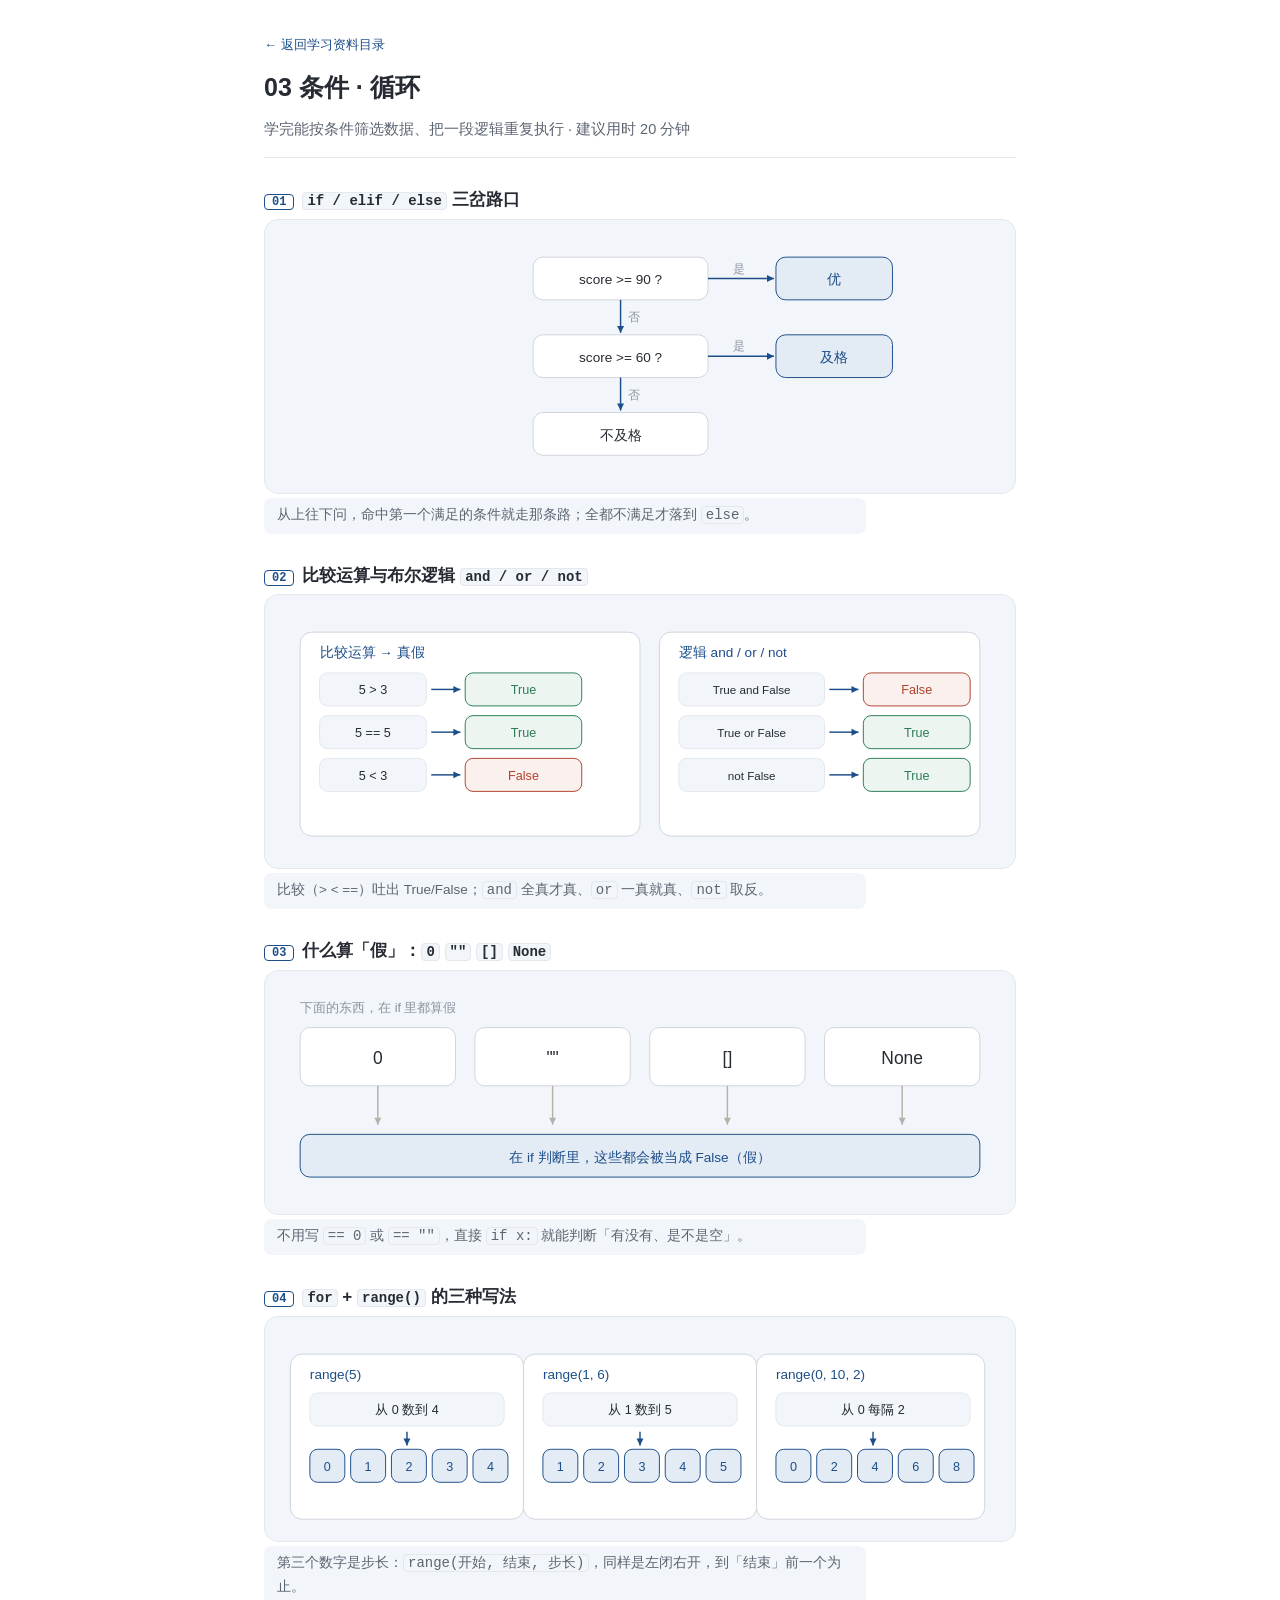
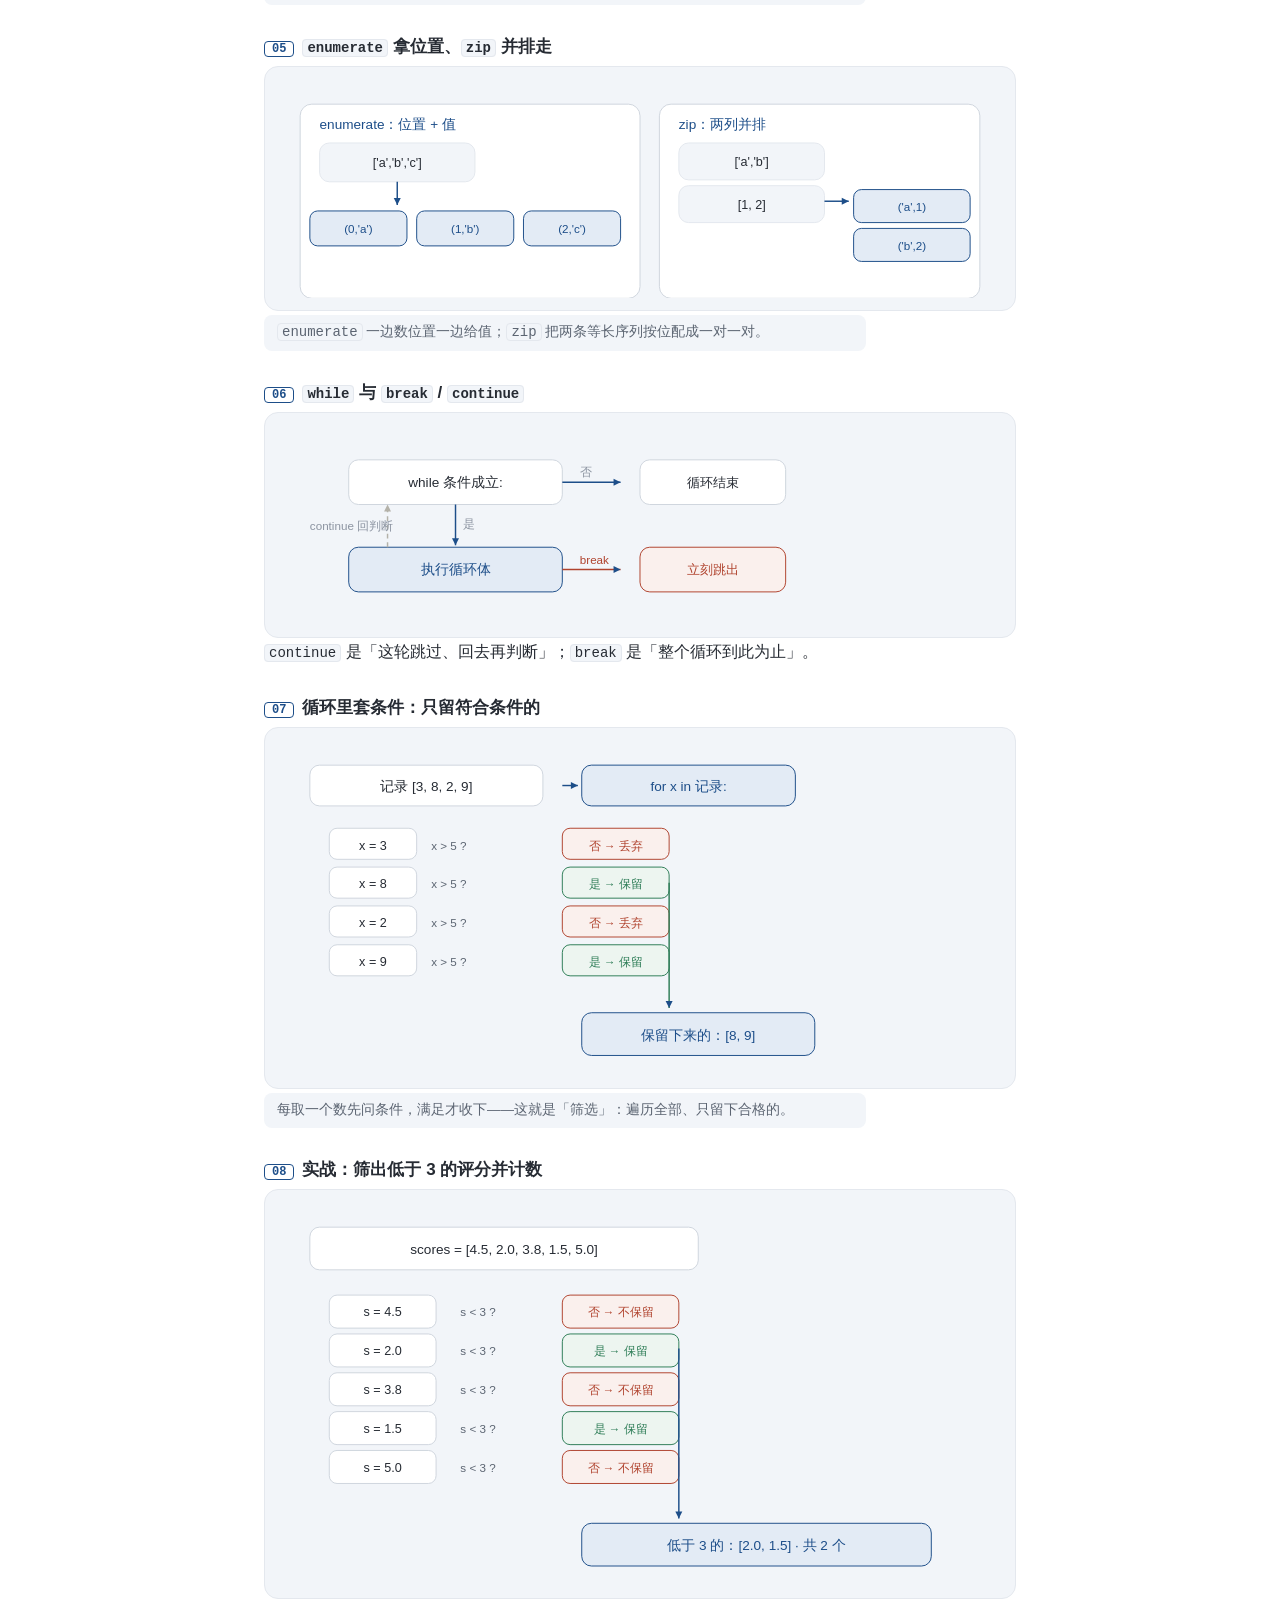
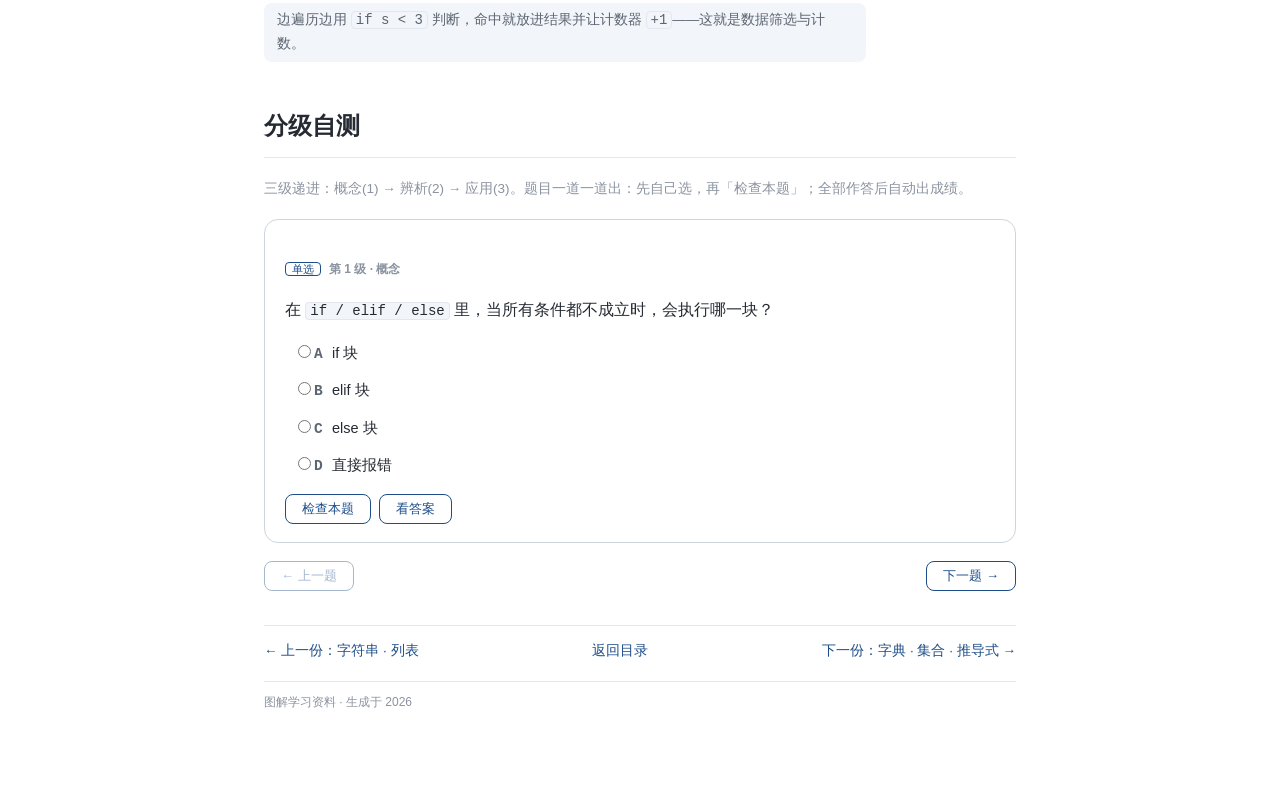
<file: docs/python-basics/03-conditionals-loops.html>
<!DOCTYPE html>
<html lang="zh-CN">
<head>
<meta charset="UTF-8">
<meta name="viewport" content="width=device-width, initial-scale=1.0">
<title>条件 · 循环 · 图解</title>
<style>
  :root{
    --ink:#262b33; --ink-2:#5c6572; --ink-3:#8b93a0;
    --line:#cfd5dd; --line-soft:#e4e8ee;
    --paper:#fff; --tint:#f2f5f9;
    --accent:#1d4e89; --accent-soft:#e3ebf5;
    --good:#2e7d57; --bad:#b0432e;
  }
  *{box-sizing:border-box}
  body{margin:0;background:var(--paper);color:var(--ink);
       font-family:-apple-system,"Segoe UI","PingFang SC","Microsoft YaHei",sans-serif;font-size:16px;line-height:1.7;}
  svg text{font-family:inherit;}
  .page{max-width:800px;margin:0 auto;padding:34px 24px 80px;}
  header{padding-bottom:16px;border-bottom:1px solid var(--line-soft);}
  h1{font-size:25px;margin:0 0 8px}
  .tagline{color:var(--ink-2);font-size:14.5px;margin:0}
  .crumb{margin:0 0 10px;font-size:13px}
  a{color:var(--accent);text-decoration:none}
  a:hover{text-decoration:underline}
  section.learn{margin:28px 0 6px}
  .lno{font-family:Consolas,monospace;font-size:12px;color:var(--accent);border:1px solid var(--accent);border-radius:4px;padding:0 7px;margin-right:8px}
  h3{font-size:17px;margin:0 0 4px;font-weight:700}
  figure{margin:0}
  figure svg{width:100%;height:auto;display:block}
  figcaption{font-size:13.5px;color:var(--ink-2);background:var(--tint);border-radius:8px;padding:6px 13px;max-width:80%;margin-top:4px}
  .wrap{background:var(--tint);border:1px solid var(--line-soft);border-radius:14px;padding:8px 6px 4px}
  .quiz-head{margin-top:44px;border-bottom:1px solid var(--line-soft);padding-bottom:10px}
  .qcard{display:none;border:1px solid var(--line);border-radius:14px;padding:18px 20px;margin:18px 0}
  .qcard.on{display:block;animation:qi .18s ease}
  @keyframes qi{from{opacity:0;transform:translateY(6px)}to{opacity:1;transform:none}}
  .q-no{font-size:12px;color:var(--ink-3);font-weight:600}
  .q-type{font-size:11px;color:var(--accent);border:1px solid var(--accent);border-radius:4px;padding:0 6px;margin-right:8px}
  .q-stem{font-size:15.5px;margin:6px 0 10px}
  .opts{list-style:none;margin:0;padding:0}
  .opts li{display:flex;gap:9px;align-items:flex-start;padding:5px 8px;border-radius:8px}
  .opts li:hover{background:var(--tint)}
  .opts label{flex:1;cursor:pointer;font-size:14.5px}
  .opts label code{margin-left:3px}
  .opts .ltr{display:inline-block;width:18px}
  .opts input{accent-color:var(--accent);margin-top:6px}
  .ltr{font-family:Consolas,monospace;font-weight:700;color:var(--ink-2);min-width:15px}
  code{font-family:Consolas,monospace;font-size:14px;background:var(--tint);border:1px solid var(--line-soft);border-radius:4px;padding:0 4px}
  .qbar{display:flex;gap:8px;margin-top:10px;flex-wrap:wrap}
  button{font-family:inherit;font-size:13px;padding:5px 16px;border-radius:8px;cursor:pointer;border:1px solid var(--accent);background:#fff;color:var(--accent)}
  button:hover{background:var(--accent-soft)}
  button.primary{background:var(--accent);color:#fff}
  button.primary:hover{background:#163c69}
  button:disabled{opacity:.4;cursor:not-allowed}
  .feedback{display:none;margin-top:10px;padding:9px 13px;border-radius:8px;font-size:14px}
  .feedback.show{display:block}
  .feedback.good{background:#edf5f0;border:1px solid #cfe2d6;color:var(--good)}
  .feedback.bad{background:#faf0ed;border:1px solid #ead2cb;color:var(--bad)}
  .feedback.mid{background:var(--tint);border:1px solid var(--line);color:var(--ink-2)}
  .feedback .why{color:var(--ink-2);border-top:1px dashed var(--line);padding-top:6px;margin-top:6px}
  .result-screen{display:none;border:1px solid var(--accent);border-radius:14px;padding:18px 20px;margin:18px 0}
  .result-screen.show{display:block}
  .why-src{display:none}
  .lesson-nav{display:flex;justify-content:space-between;gap:12px;flex-wrap:wrap;margin-top:34px;padding-top:14px;border-top:1px solid var(--line-soft);font-size:13.5px}
  .lesson-nav .dim{color:var(--ink-3)}
  footer{margin-top:18px;color:var(--ink-3);font-size:12px;border-top:1px solid var(--line-soft);padding-top:10px}
  @media(max-width:560px){figcaption{max-width:100%}}
</style>
</head>
<body>
<svg width="0" height="0" style="position:absolute" aria-hidden="true"><defs>
  <marker id="ar" viewBox="0 0 10 10" refX="9" refY="5" markerWidth="6" markerHeight="6" orient="auto-start-reverse"><path d="M1 1 L9 5 L1 9 z" fill="#1d4e89"/></marker>
  <marker id="arw" viewBox="0 0 10 10" refX="9" refY="5" markerWidth="6" markerHeight="6" orient="auto-start-reverse"><path d="M1 1 L9 5 L1 9 z" fill="#b4b2a9"/></marker>
</defs></svg>

<div class="page">

  <header>
    <p class="crumb"><a href="index.html">← 返回学习资料目录</a></p>
    <h1>03 条件 · 循环</h1>
    <p class="tagline">学完能按条件筛选数据、把一段逻辑重复执行 · 建议用时 20 分钟</p>
  </header>

  <section class="learn">
    <h3><span class="lno">01</span><code>if / elif / else</code> 三岔路口</h3>
    <div class="wrap">
      <svg viewBox="0 0 760 260" role="img" aria-label="if elif else 的分支结构">
        <rect x="270" y="30" width="180" height="44" rx="10" fill="#fff" stroke="#cfd5dd"/>
        <text x="360" y="58" text-anchor="middle" font-size="14" fill="#262b33">score &gt;= 90 ?</text>
        <line x1="450" y1="52" x2="518" y2="52" stroke="#1d4e89" stroke-width="1.5" marker-end="url(#ar)"/>
        <text x="476" y="46" font-size="12" fill="#8b93a0">是</text>
        <rect x="520" y="30" width="120" height="44" rx="10" fill="#e3ebf5" stroke="#1d4e89"/>
        <text x="580" y="58" text-anchor="middle" font-size="14" fill="#1d4e89">优</text>

        <line x1="360" y1="74" x2="360" y2="108" stroke="#1d4e89" stroke-width="1.5" marker-end="url(#ar)"/>
        <text x="368" y="96" font-size="12" fill="#8b93a0">否</text>
        <rect x="270" y="110" width="180" height="44" rx="10" fill="#fff" stroke="#cfd5dd"/>
        <text x="360" y="138" text-anchor="middle" font-size="14" fill="#262b33">score &gt;= 60 ?</text>
        <line x1="450" y1="132" x2="518" y2="132" stroke="#1d4e89" stroke-width="1.5" marker-end="url(#ar)"/>
        <text x="476" y="126" font-size="12" fill="#8b93a0">是</text>
        <rect x="520" y="110" width="120" height="44" rx="10" fill="#e3ebf5" stroke="#1d4e89"/>
        <text x="580" y="138" text-anchor="middle" font-size="14" fill="#1d4e89">及格</text>

        <line x1="360" y1="154" x2="360" y2="188" stroke="#1d4e89" stroke-width="1.5" marker-end="url(#ar)"/>
        <text x="368" y="176" font-size="12" fill="#8b93a0">否</text>
        <rect x="270" y="190" width="180" height="44" rx="10" fill="#fff" stroke="#cfd5dd"/>
        <text x="360" y="218" text-anchor="middle" font-size="14" fill="#262b33">不及格</text>
      </svg>
    </div>
    <figcaption>从上往下问，命中第一个满足的条件就走那条路；全都不满足才落到 <code>else</code>。</figcaption>
  </section>

  <section class="learn">
    <h3><span class="lno">02</span>比较运算与布尔逻辑 <code>and / or / not</code></h3>
    <div class="wrap">
      <svg viewBox="0 0 760 260" role="img" aria-label="比较运算和逻辑运算的结果">
        <rect x="30" y="30" width="350" height="210" rx="12" fill="#fff" stroke="#cfd5dd"/>
        <text x="50" y="56" font-size="14" fill="#1d4e89">比较运算 → 真假</text>
        <rect x="50" y="72" width="110" height="34" rx="8" fill="#f2f5f9" stroke="#e4e8ee"/>
        <text x="105" y="94" text-anchor="middle" font-size="13" fill="#262b33">5 &gt; 3</text>
        <line x1="165" y1="89" x2="195" y2="89" stroke="#1d4e89" stroke-width="1.5" marker-end="url(#ar)"/>
        <rect x="200" y="72" width="120" height="34" rx="8" fill="#edf5f0" stroke="#2e7d57"/>
        <text x="260" y="94" text-anchor="middle" font-size="13" fill="#2e7d57">True</text>
        <rect x="50" y="116" width="110" height="34" rx="8" fill="#f2f5f9" stroke="#e4e8ee"/>
        <text x="105" y="138" text-anchor="middle" font-size="13" fill="#262b33">5 == 5</text>
        <line x1="165" y1="133" x2="195" y2="133" stroke="#1d4e89" stroke-width="1.5" marker-end="url(#ar)"/>
        <rect x="200" y="116" width="120" height="34" rx="8" fill="#edf5f0" stroke="#2e7d57"/>
        <text x="260" y="138" text-anchor="middle" font-size="13" fill="#2e7d57">True</text>
        <rect x="50" y="160" width="110" height="34" rx="8" fill="#f2f5f9" stroke="#e4e8ee"/>
        <text x="105" y="182" text-anchor="middle" font-size="13" fill="#262b33">5 &lt; 3</text>
        <line x1="165" y1="177" x2="195" y2="177" stroke="#1d4e89" stroke-width="1.5" marker-end="url(#ar)"/>
        <rect x="200" y="160" width="120" height="34" rx="8" fill="#faf0ed" stroke="#b0432e"/>
        <text x="260" y="182" text-anchor="middle" font-size="13" fill="#b0432e">False</text>

        <rect x="400" y="30" width="330" height="210" rx="12" fill="#fff" stroke="#cfd5dd"/>
        <text x="420" y="56" font-size="14" fill="#1d4e89">逻辑 and / or / not</text>
        <rect x="420" y="72" width="150" height="34" rx="8" fill="#f2f5f9" stroke="#e4e8ee"/>
        <text x="495" y="94" text-anchor="middle" font-size="12" fill="#262b33">True and False</text>
        <line x1="575" y1="89" x2="605" y2="89" stroke="#1d4e89" stroke-width="1.5" marker-end="url(#ar)"/>
        <rect x="610" y="72" width="110" height="34" rx="8" fill="#faf0ed" stroke="#b0432e"/>
        <text x="665" y="94" text-anchor="middle" font-size="13" fill="#b0432e">False</text>
        <rect x="420" y="116" width="150" height="34" rx="8" fill="#f2f5f9" stroke="#e4e8ee"/>
        <text x="495" y="138" text-anchor="middle" font-size="12" fill="#262b33">True or False</text>
        <line x1="575" y1="133" x2="605" y2="133" stroke="#1d4e89" stroke-width="1.5" marker-end="url(#ar)"/>
        <rect x="610" y="116" width="110" height="34" rx="8" fill="#edf5f0" stroke="#2e7d57"/>
        <text x="665" y="138" text-anchor="middle" font-size="13" fill="#2e7d57">True</text>
        <rect x="420" y="160" width="150" height="34" rx="8" fill="#f2f5f9" stroke="#e4e8ee"/>
        <text x="495" y="182" text-anchor="middle" font-size="12" fill="#262b33">not False</text>
        <line x1="575" y1="177" x2="605" y2="177" stroke="#1d4e89" stroke-width="1.5" marker-end="url(#ar)"/>
        <rect x="610" y="160" width="110" height="34" rx="8" fill="#edf5f0" stroke="#2e7d57"/>
        <text x="665" y="182" text-anchor="middle" font-size="13" fill="#2e7d57">True</text>
      </svg>
    </div>
    <figcaption>比较（&gt; &lt; ==）吐出 True/False；<code>and</code> 全真才真、<code>or</code> 一真就真、<code>not</code> 取反。</figcaption>
  </section>

  <section class="learn">
    <h3><span class="lno">03</span>什么算「假」：<code>0</code> <code>""</code> <code>[]</code> <code>None</code></h3>
    <div class="wrap">
      <svg viewBox="0 0 760 230" role="img" aria-label="0 空串 空列表 None 都当作假">
        <text x="30" y="34" font-size="13" fill="#8b93a0">下面的东西，在 if 里都算假</text>
        <rect x="30" y="50" width="160" height="60" rx="10" fill="#fff" stroke="#cfd5dd"/>
        <text x="110" y="88" text-anchor="middle" font-size="18" fill="#262b33">0</text>
        <rect x="210" y="50" width="160" height="60" rx="10" fill="#fff" stroke="#cfd5dd"/>
        <text x="290" y="88" text-anchor="middle" font-size="18" fill="#262b33">""</text>
        <rect x="390" y="50" width="160" height="60" rx="10" fill="#fff" stroke="#cfd5dd"/>
        <text x="470" y="88" text-anchor="middle" font-size="18" fill="#262b33">[]</text>
        <rect x="570" y="50" width="160" height="60" rx="10" fill="#fff" stroke="#cfd5dd"/>
        <text x="650" y="88" text-anchor="middle" font-size="18" fill="#262b33">None</text>

        <line x1="110" y1="110" x2="110" y2="150" stroke="#b4b2a9" stroke-width="1.5" marker-end="url(#arw)"/>
        <line x1="290" y1="110" x2="290" y2="150" stroke="#b4b2a9" stroke-width="1.5" marker-end="url(#arw)"/>
        <line x1="470" y1="110" x2="470" y2="150" stroke="#b4b2a9" stroke-width="1.5" marker-end="url(#arw)"/>
        <line x1="650" y1="110" x2="650" y2="150" stroke="#b4b2a9" stroke-width="1.5" marker-end="url(#arw)"/>

        <rect x="30" y="160" width="700" height="44" rx="10" fill="#e3ebf5" stroke="#1d4e89"/>
        <text x="380" y="188" text-anchor="middle" font-size="14" fill="#1d4e89">在 if 判断里，这些都会被当成 False（假）</text>
      </svg>
    </div>
    <figcaption>不用写 <code>== 0</code> 或 <code>== ""</code>，直接 <code>if x:</code> 就能判断「有没有、是不是空」。</figcaption>
  </section>

  <section class="learn">
    <h3><span class="lno">04</span><code>for</code> + <code>range()</code> 的三种写法</h3>
    <div class="wrap">
      <svg viewBox="0 0 760 210" role="img" aria-label="range 的三种常见用法">
        <rect x="20" y="30" width="240" height="170" rx="12" fill="#fff" stroke="#cfd5dd"/>
        <text x="40" y="56" font-size="14" fill="#1d4e89">range(5)</text>
        <rect x="40" y="70" width="200" height="34" rx="8" fill="#f2f5f9" stroke="#e4e8ee"/>
        <text x="140" y="92" text-anchor="middle" font-size="13" fill="#262b33">从 0 数到 4</text>
        <line x1="140" y1="110" x2="140" y2="124" stroke="#1d4e89" stroke-width="1.5" marker-end="url(#ar)"/>
        <rect x="40" y="128" width="36" height="34" rx="8" fill="#e3ebf5" stroke="#1d4e89"/>
        <text x="58" y="150" text-anchor="middle" font-size="13" fill="#1d4e89">0</text>
        <rect x="82" y="128" width="36" height="34" rx="8" fill="#e3ebf5" stroke="#1d4e89"/>
        <text x="100" y="150" text-anchor="middle" font-size="13" fill="#1d4e89">1</text>
        <rect x="124" y="128" width="36" height="34" rx="8" fill="#e3ebf5" stroke="#1d4e89"/>
        <text x="142" y="150" text-anchor="middle" font-size="13" fill="#1d4e89">2</text>
        <rect x="166" y="128" width="36" height="34" rx="8" fill="#e3ebf5" stroke="#1d4e89"/>
        <text x="184" y="150" text-anchor="middle" font-size="13" fill="#1d4e89">3</text>
        <rect x="208" y="128" width="36" height="34" rx="8" fill="#e3ebf5" stroke="#1d4e89"/>
        <text x="226" y="150" text-anchor="middle" font-size="13" fill="#1d4e89">4</text>

        <rect x="260" y="30" width="240" height="170" rx="12" fill="#fff" stroke="#cfd5dd"/>
        <text x="280" y="56" font-size="14" fill="#1d4e89">range(1, 6)</text>
        <rect x="280" y="70" width="200" height="34" rx="8" fill="#f2f5f9" stroke="#e4e8ee"/>
        <text x="380" y="92" text-anchor="middle" font-size="13" fill="#262b33">从 1 数到 5</text>
        <line x1="380" y1="110" x2="380" y2="124" stroke="#1d4e89" stroke-width="1.5" marker-end="url(#ar)"/>
        <rect x="280" y="128" width="36" height="34" rx="8" fill="#e3ebf5" stroke="#1d4e89"/>
        <text x="298" y="150" text-anchor="middle" font-size="13" fill="#1d4e89">1</text>
        <rect x="322" y="128" width="36" height="34" rx="8" fill="#e3ebf5" stroke="#1d4e89"/>
        <text x="340" y="150" text-anchor="middle" font-size="13" fill="#1d4e89">2</text>
        <rect x="364" y="128" width="36" height="34" rx="8" fill="#e3ebf5" stroke="#1d4e89"/>
        <text x="382" y="150" text-anchor="middle" font-size="13" fill="#1d4e89">3</text>
        <rect x="406" y="128" width="36" height="34" rx="8" fill="#e3ebf5" stroke="#1d4e89"/>
        <text x="424" y="150" text-anchor="middle" font-size="13" fill="#1d4e89">4</text>
        <rect x="448" y="128" width="36" height="34" rx="8" fill="#e3ebf5" stroke="#1d4e89"/>
        <text x="466" y="150" text-anchor="middle" font-size="13" fill="#1d4e89">5</text>

        <rect x="500" y="30" width="235" height="170" rx="12" fill="#fff" stroke="#cfd5dd"/>
        <text x="520" y="56" font-size="14" fill="#1d4e89">range(0, 10, 2)</text>
        <rect x="520" y="70" width="200" height="34" rx="8" fill="#f2f5f9" stroke="#e4e8ee"/>
        <text x="620" y="92" text-anchor="middle" font-size="13" fill="#262b33">从 0 每隔 2</text>
        <line x1="620" y1="110" x2="620" y2="124" stroke="#1d4e89" stroke-width="1.5" marker-end="url(#ar)"/>
        <rect x="520" y="128" width="36" height="34" rx="8" fill="#e3ebf5" stroke="#1d4e89"/>
        <text x="538" y="150" text-anchor="middle" font-size="13" fill="#1d4e89">0</text>
        <rect x="562" y="128" width="36" height="34" rx="8" fill="#e3ebf5" stroke="#1d4e89"/>
        <text x="580" y="150" text-anchor="middle" font-size="13" fill="#1d4e89">2</text>
        <rect x="604" y="128" width="36" height="34" rx="8" fill="#e3ebf5" stroke="#1d4e89"/>
        <text x="622" y="150" text-anchor="middle" font-size="13" fill="#1d4e89">4</text>
        <rect x="646" y="128" width="36" height="34" rx="8" fill="#e3ebf5" stroke="#1d4e89"/>
        <text x="664" y="150" text-anchor="middle" font-size="13" fill="#1d4e89">6</text>
        <rect x="688" y="128" width="36" height="34" rx="8" fill="#e3ebf5" stroke="#1d4e89"/>
        <text x="706" y="150" text-anchor="middle" font-size="13" fill="#1d4e89">8</text>
      </svg>
    </div>
    <figcaption>第三个数字是步长：<code>range(开始, 结束, 步长)</code>，同样是左闭右开，到「结束」前一个为止。</figcaption>
  </section>

  <section class="learn">
    <h3><span class="lno">05</span><code>enumerate</code> 拿位置、<code>zip</code> 并排走</h3>
    <div class="wrap">
      <svg viewBox="0 0 760 230" role="img" aria-label="enumerate 与 zip 的用法">
        <rect x="30" y="30" width="350" height="200" rx="12" fill="#fff" stroke="#cfd5dd"/>
        <text x="50" y="56" font-size="14" fill="#1d4e89">enumerate：位置 + 值</text>
        <rect x="50" y="70" width="160" height="40" rx="10" fill="#f2f5f9" stroke="#e4e8ee"/>
        <text x="130" y="95" text-anchor="middle" font-size="13" fill="#262b33">['a','b','c']</text>
        <line x1="130" y1="110" x2="130" y2="134" stroke="#1d4e89" stroke-width="1.5" marker-end="url(#ar)"/>
        <rect x="40" y="140" width="100" height="36" rx="8" fill="#e3ebf5" stroke="#1d4e89"/>
        <text x="90" y="163" text-anchor="middle" font-size="12" fill="#1d4e89">(0,'a')</text>
        <rect x="150" y="140" width="100" height="36" rx="8" fill="#e3ebf5" stroke="#1d4e89"/>
        <text x="200" y="163" text-anchor="middle" font-size="12" fill="#1d4e89">(1,'b')</text>
        <rect x="260" y="140" width="100" height="36" rx="8" fill="#e3ebf5" stroke="#1d4e89"/>
        <text x="310" y="163" text-anchor="middle" font-size="12" fill="#1d4e89">(2,'c')</text>

        <rect x="400" y="30" width="330" height="200" rx="12" fill="#fff" stroke="#cfd5dd"/>
        <text x="420" y="56" font-size="14" fill="#1d4e89">zip：两列并排</text>
        <rect x="420" y="70" width="150" height="38" rx="10" fill="#f2f5f9" stroke="#e4e8ee"/>
        <text x="495" y="94" text-anchor="middle" font-size="13" fill="#262b33">['a','b']</text>
        <rect x="420" y="114" width="150" height="38" rx="10" fill="#f2f5f9" stroke="#e4e8ee"/>
        <text x="495" y="138" text-anchor="middle" font-size="13" fill="#262b33">[1, 2]</text>
        <line x1="570" y1="130" x2="595" y2="130" stroke="#1d4e89" stroke-width="1.5" marker-end="url(#ar)"/>
        <rect x="600" y="118" width="120" height="34" rx="8" fill="#e3ebf5" stroke="#1d4e89"/>
        <text x="660" y="140" text-anchor="middle" font-size="12" fill="#1d4e89">('a',1)</text>
        <rect x="600" y="158" width="120" height="34" rx="8" fill="#e3ebf5" stroke="#1d4e89"/>
        <text x="660" y="180" text-anchor="middle" font-size="12" fill="#1d4e89">('b',2)</text>
      </svg>
    </div>
    <figcaption><code>enumerate</code> 一边数位置一边给值；<code>zip</code> 把两条等长序列按位配成一对一对。</figcaption>
  </section>

  <section class="learn">
    <h3><span class="lno">06</span><code>while</code> 与 <code>break</code> / <code>continue</code></h3>
    <div class="wrap">
      <svg viewBox="0 0 760 210" role="img" aria-label="while 循环里 break 与 continue 的区别">
        <rect x="80" y="40" width="220" height="46" rx="10" fill="#fff" stroke="#cfd5dd"/>
        <text x="190" y="68" text-anchor="middle" font-size="14" fill="#262b33">while 条件成立:</text>
        <rect x="80" y="130" width="220" height="46" rx="10" fill="#e3ebf5" stroke="#1d4e89"/>
        <text x="190" y="158" text-anchor="middle" font-size="14" fill="#1d4e89">执行循环体</text>

        <line x1="300" y1="63" x2="360" y2="63" stroke="#1d4e89" stroke-width="1.5" marker-end="url(#ar)"/>
        <text x="318" y="57" font-size="12" fill="#8b93a0">否</text>
        <rect x="380" y="40" width="150" height="46" rx="10" fill="#fff" stroke="#cfd5dd"/>
        <text x="455" y="68" text-anchor="middle" font-size="13" fill="#262b33">循环结束</text>

        <line x1="190" y1="86" x2="190" y2="128" stroke="#1d4e89" stroke-width="1.5" marker-end="url(#ar)"/>
        <text x="198" y="110" font-size="12" fill="#8b93a0">是</text>

        <line x1="120" y1="130" x2="120" y2="86" stroke="#b4b2a9" stroke-width="1.5" stroke-dasharray="5 4" marker-end="url(#arw)"/>
        <text x="40" y="112" font-size="12" fill="#8b93a0">continue 回判断</text>

        <line x1="300" y1="153" x2="360" y2="153" stroke="#b0432e" stroke-width="1.5" marker-end="url(#ar)"/>
        <text x="318" y="147" font-size="12" fill="#b0432e">break</text>
        <rect x="380" y="130" width="150" height="46" rx="10" fill="#faf0ed" stroke="#b0432e"/>
        <text x="455" y="158" text-anchor="middle" font-size="13" fill="#b0432e">立刻跳出</text>
      </svg>
    </div>
    <figcaption"><code>continue</code> 是「这轮跳过、回去再判断」；<code>break</code> 是「整个循环到此为止」。</figcaption>
  </section>

  <section class="learn">
    <h3><span class="lno">07</span>循环里套条件：只留符合条件的</h3>
    <div class="wrap">
      <svg viewBox="0 0 760 350" role="img" aria-label="遍历记录只保留符合条件的">
        <rect x="40" y="30" width="240" height="42" rx="10" fill="#fff" stroke="#cfd5dd"/>
        <text x="160" y="57" text-anchor="middle" font-size="14" fill="#262b33">记录 [3, 8, 2, 9]</text>
        <rect x="320" y="30" width="220" height="42" rx="10" fill="#e3ebf5" stroke="#1d4e89"/>
        <text x="430" y="57" text-anchor="middle" font-size="14" fill="#1d4e89">for x in 记录:</text>
        <line x1="300" y1="51" x2="316" y2="51" stroke="#1d4e89" stroke-width="1.5" marker-end="url(#ar)"/>

        <rect x="60" y="95" width="90" height="32" rx="8" fill="#fff" stroke="#cfd5dd"/>
        <text x="105" y="117" text-anchor="middle" font-size="13" fill="#262b33">x = 3</text>
        <text x="165" y="117" font-size="12" fill="#5c6572">x &gt; 5 ?</text>
        <rect x="300" y="95" width="110" height="32" rx="8" fill="#faf0ed" stroke="#b0432e"/>
        <text x="355" y="117" text-anchor="middle" font-size="12" fill="#b0432e">否 → 丢弃</text>

        <rect x="60" y="135" width="90" height="32" rx="8" fill="#fff" stroke="#cfd5dd"/>
        <text x="105" y="157" text-anchor="middle" font-size="13" fill="#262b33">x = 8</text>
        <text x="165" y="157" font-size="12" fill="#5c6572">x &gt; 5 ?</text>
        <rect x="300" y="135" width="110" height="32" rx="8" fill="#edf5f0" stroke="#2e7d57"/>
        <text x="355" y="157" text-anchor="middle" font-size="12" fill="#2e7d57">是 → 保留</text>

        <rect x="60" y="175" width="90" height="32" rx="8" fill="#fff" stroke="#cfd5dd"/>
        <text x="105" y="197" text-anchor="middle" font-size="13" fill="#262b33">x = 2</text>
        <text x="165" y="197" font-size="12" fill="#5c6572">x &gt; 5 ?</text>
        <rect x="300" y="175" width="110" height="32" rx="8" fill="#faf0ed" stroke="#b0432e"/>
        <text x="355" y="197" text-anchor="middle" font-size="12" fill="#b0432e">否 → 丢弃</text>

        <rect x="60" y="215" width="90" height="32" rx="8" fill="#fff" stroke="#cfd5dd"/>
        <text x="105" y="237" text-anchor="middle" font-size="13" fill="#262b33">x = 9</text>
        <text x="165" y="237" font-size="12" fill="#5c6572">x &gt; 5 ?</text>
        <rect x="300" y="215" width="110" height="32" rx="8" fill="#edf5f0" stroke="#2e7d57"/>
        <text x="355" y="237" text-anchor="middle" font-size="12" fill="#2e7d57">是 → 保留</text>

        <line x1="410" y1="151" x2="410" y2="280" stroke="#2e7d57" stroke-width="1.5" marker-end="url(#ar)"/>
        <rect x="320" y="285" width="240" height="44" rx="10" fill="#e3ebf5" stroke="#1d4e89"/>
        <text x="440" y="313" text-anchor="middle" font-size="14" fill="#1d4e89">保留下来的：[8, 9]</text>
      </svg>
    </div>
    <figcaption>每取一个数先问条件，满足才收下——这就是「筛选」：遍历全部、只留下合格的。</figcaption>
  </section>

  <section class="learn">
    <h3><span class="lno">08</span>实战：筛出低于 3 的评分并计数</h3>
    <div class="wrap">
      <svg viewBox="0 0 760 400" role="img" aria-label="筛选低于3的评分并统计个数">
        <rect x="40" y="30" width="400" height="44" rx="10" fill="#fff" stroke="#cfd5dd"/>
        <text x="240" y="58" text-anchor="middle" font-size="14" fill="#262b33">scores = [4.5, 2.0, 3.8, 1.5, 5.0]</text>

        <rect x="60" y="100" width="110" height="34" rx="8" fill="#fff" stroke="#cfd5dd"/>
        <text x="115" y="122" text-anchor="middle" font-size="13" fill="#262b33">s = 4.5</text>
        <text x="195" y="122" font-size="12" fill="#5c6572">s &lt; 3 ?</text>
        <rect x="300" y="100" width="120" height="34" rx="8" fill="#faf0ed" stroke="#b0432e"/>
        <text x="360" y="122" text-anchor="middle" font-size="12" fill="#b0432e">否 → 不保留</text>

        <rect x="60" y="140" width="110" height="34" rx="8" fill="#fff" stroke="#cfd5dd"/>
        <text x="115" y="162" text-anchor="middle" font-size="13" fill="#262b33">s = 2.0</text>
        <text x="195" y="162" font-size="12" fill="#5c6572">s &lt; 3 ?</text>
        <rect x="300" y="140" width="120" height="34" rx="8" fill="#edf5f0" stroke="#2e7d57"/>
        <text x="360" y="162" text-anchor="middle" font-size="12" fill="#2e7d57">是 → 保留</text>

        <rect x="60" y="180" width="110" height="34" rx="8" fill="#fff" stroke="#cfd5dd"/>
        <text x="115" y="202" text-anchor="middle" font-size="13" fill="#262b33">s = 3.8</text>
        <text x="195" y="202" font-size="12" fill="#5c6572">s &lt; 3 ?</text>
        <rect x="300" y="180" width="120" height="34" rx="8" fill="#faf0ed" stroke="#b0432e"/>
        <text x="360" y="202" text-anchor="middle" font-size="12" fill="#b0432e">否 → 不保留</text>

        <rect x="60" y="220" width="110" height="34" rx="8" fill="#fff" stroke="#cfd5dd"/>
        <text x="115" y="242" text-anchor="middle" font-size="13" fill="#262b33">s = 1.5</text>
        <text x="195" y="242" font-size="12" fill="#5c6572">s &lt; 3 ?</text>
        <rect x="300" y="220" width="120" height="34" rx="8" fill="#edf5f0" stroke="#2e7d57"/>
        <text x="360" y="242" text-anchor="middle" font-size="12" fill="#2e7d57">是 → 保留</text>

        <rect x="60" y="260" width="110" height="34" rx="8" fill="#fff" stroke="#cfd5dd"/>
        <text x="115" y="282" text-anchor="middle" font-size="13" fill="#262b33">s = 5.0</text>
        <text x="195" y="282" font-size="12" fill="#5c6572">s &lt; 3 ?</text>
        <rect x="300" y="260" width="120" height="34" rx="8" fill="#faf0ed" stroke="#b0432e"/>
        <text x="360" y="282" text-anchor="middle" font-size="12" fill="#b0432e">否 → 不保留</text>

        <line x1="420" y1="155" x2="420" y2="330" stroke="#1d4e89" stroke-width="1.5" marker-end="url(#ar)"/>
        <rect x="320" y="335" width="360" height="44" rx="10" fill="#e3ebf5" stroke="#1d4e89"/>
        <text x="500" y="363" text-anchor="middle" font-size="14" fill="#1d4e89">低于 3 的：[2.0, 1.5] · 共 2 个</text>
      </svg>
    </div>
    <figcaption>边遍历边用 <code>if s &lt; 3</code> 判断，命中就放进结果并让计数器 <code>+1</code>——这就是数据筛选与计数。</figcaption>
  </section>

  <h2 class="quiz-head">分级自测</h2>
  <p style="color:var(--ink-3);font-size:13.5px">
    三级递进：概念(1) → 辨析(2) → 应用(3)。题目一道一道出：先自己选，再「检查本题」；全部作答后自动出成绩。
  </p>

  <div id="qdeck">

    <div class="qcard" data-lvl="1" data-answer="C">
      <p><span class="q-type">单选</span><span class="q-no">第 1 级 · 概念</span></p>
      <p class="q-stem">在 <code>if / elif / else</code> 里，当所有条件都不成立时，会执行哪一块？</p>
      <ul class="opts">
        <li><label><input type="radio" name="q1"><span class="ltr">A</span>if 块</label></li>
        <li><label><input type="radio" name="q1"><span class="ltr">B</span>elif 块</label></li>
        <li><label><input type="radio" name="q1"><span class="ltr">C</span>else 块</label></li>
        <li><label><input type="radio" name="q1"><span class="ltr">D</span>直接报错</label></li>
      </ul>
      <div class="qbar"><button class="check" type="button">检查本题</button><button class="peek" type="button">看答案</button></div>
      <div class="why-src">else 是「兜底」分支，前面全都不满足时才轮到它。</div>
      <div class="feedback"></div>
    </div>

    <div class="qcard" data-lvl="1" data-answer="A">
      <p><span class="q-type">单选</span><span class="q-no">第 1 级 · 概念</span></p>
      <p class="q-stem">比较 <code>5 == 5</code> 的结果是什么类型、什么值？</p>
      <ul class="opts">
        <li><label><input type="radio" name="q2"><span class="ltr">A</span><code>True</code></label></li>
        <li><label><input type="radio" name="q2"><span class="ltr">B</span><code>False</code></label></li>
        <li><label><input type="radio" name="q2"><span class="ltr">C</span><code>5</code></label></li>
        <li><label><input type="radio" name="q2"><span class="ltr">D</span><code>1</code></label></li>
      </ul>
      <div class="qbar"><button class="check" type="button">检查本题</button><button class="peek" type="button">看答案</button></div>
      <div class="why-src">相等比较成立时返回布尔值 True，不是数字 5 或 1。</div>
      <div class="feedback"></div>
    </div>

    <div class="qcard" data-lvl="1" data-answer="B">
      <p><span class="q-type">单选</span><span class="q-no">第 1 级 · 概念</span></p>
      <p class="q-stem"><code>range(3)</code> 依次产生哪些数？</p>
      <ul class="opts">
        <li><label><input type="radio" name="q3"><span class="ltr">A</span>1, 2, 3</label></li>
        <li><label><input type="radio" name="q3"><span class="ltr">B</span>0, 1, 2</label></li>
        <li><label><input type="radio" name="q3"><span class="ltr">C</span>0, 1, 2, 3</label></li>
        <li><label><input type="radio" name="q3"><span class="ltr">D</span>只有 3</label></li>
      </ul>
      <div class="qbar"><button class="check" type="button">检查本题</button><button class="peek" type="button">看答案</button></div>
      <div class="why-src">range 从 0 开始、到「结束值减 1」为止，所以 range(3) 是 0,1,2。</div>
      <div class="feedback"></div>
    </div>

    <div class="qcard" data-lvl="1" data-answer="B">
      <p><span class="q-type">单选</span><span class="q-no">第 1 级 · 概念</span></p>
      <p class="q-stem">在 <code>if</code> 判断里，空列表 <code>[]</code> 会被当成什么？</p>
      <ul class="opts">
        <li><label><input type="radio" name="q4"><span class="ltr">A</span>True（真）</label></li>
        <li><label><input type="radio" name="q4"><span class="ltr">B</span>False（假）</label></li>
        <li><label><input type="radio" name="q4"><span class="ltr">C</span>报错</label></li>
        <li><label><input type="radio" name="q4"><span class="ltr">D</span>取决于列表内容</label></li>
      </ul>
      <div class="qbar"><button class="check" type="button">检查本题</button><button class="peek" type="button">看答案</button></div>
      <div class="why-src">0、空串、空列表、None 在布尔语境里都是假，所以 if [] 不会进分支。</div>
      <div class="feedback"></div>
    </div>

    <div class="qcard" data-lvl="2" data-answer="B">
      <p><span class="q-type">单选</span><span class="q-no">第 2 级 · 辨析</span></p>
      <p class="q-stem">执行 <code>x = 0</code> 后，下面代码会打印什么？</p>
      <ul class="opts">
        <li><label><input type="radio" name="q5"><span class="ltr">A</span>a</label></li>
        <li><label><input type="radio" name="q5"><span class="ltr">B</span>b</label></li>
        <li><label><input type="radio" name="q5"><span class="ltr">C</span>a 和 b 都打印</label></li>
        <li><label><input type="radio" name="q5"><span class="ltr">D</span>报错</label></li>
      </ul>
      <div class="qbar"><button class="check" type="button">检查本题</button><button class="peek" type="button">看答案</button></div>
      <div class="why-src">0 在布尔语境里是假，所以 if x 不成立，走 else 打印 b；这是「0 即假」最易踩的坑。</div>
      <div class="feedback"></div>
    </div>

    <div class="qcard" data-lvl="2" data-answer="B">
      <p><span class="q-type">单选</span><span class="q-no">第 2 级 · 辨析</span></p>
      <p class="q-stem"><code>not (5 &gt; 3)</code> 的结果是？</p>
      <ul class="opts">
        <li><label><input type="radio" name="q6"><span class="ltr">A</span>True</label></li>
        <li><label><input type="radio" name="q6"><span class="ltr">B</span>False</label></li>
        <li><label><input type="radio" name="q6"><span class="ltr">C</span>报错</label></li>
        <li><label><input type="radio" name="q6"><span class="ltr">D</span>5</label></li>
      </ul>
      <div class="qbar"><button class="check" type="button">检查本题</button><button class="peek" type="button">看答案</button></div>
      <div class="why-src">5>3 是 True，not 取反得 False；注意 not 作用于整个括号，顺序别搞错。</div>
      <div class="feedback"></div>
    </div>

    <div class="qcard" data-lvl="2" data-answer="B">
      <p><span class="q-type">单选</span><span class="q-no">第 2 级 · 辨析</span></p>
      <p class="q-stem"><code>for i in range(1, 6):</code> 的循环体一共会执行几次？</p>
      <ul class="opts">
        <li><label><input type="radio" name="q7"><span class="ltr">A</span>4 次</label></li>
        <li><label><input type="radio" name="q7"><span class="ltr">B</span>5 次</label></li>
        <li><label><input type="radio" name="q7"><span class="ltr">C</span>6 次</label></li>
        <li><label><input type="radio" name="q7"><span class="ltr">D</span>7 次</label></li>
      </ul>
      <div class="qbar"><button class="check" type="button">检查本题</button><button class="peek" type="button">看答案</button></div>
      <div class="why-src">range(1,6) 是 1,2,3,4,5，左闭右开所以不含 6，共 5 次；别顺手加一。</div>
      <div class="feedback"></div>
    </div>

    <div class="qcard" data-lvl="2" data-answer="B">
      <p><span class="q-type">单选</span><span class="q-no">第 2 级 · 辨析</span></p>
      <p class="q-stem">在 <code>while</code> 循环体里，想「立刻结束整个循环」，该用哪个？</p>
      <ul class="opts">
        <li><label><input type="radio" name="q8"><span class="ltr">A</span>continue</label></li>
        <li><label><input type="radio" name="q8"><span class="ltr">B</span>break</label></li>
        <li><label><input type="radio" name="q8"><span class="ltr">C</span>pass</label></li>
        <li><label><input type="radio" name="q8"><span class="ltr">D</span>return</label></li>
      </ul>
      <div class="qbar"><button class="check" type="button">检查本题</button><button class="peek" type="button">看答案</button></div>
      <div class="why-src">break 直接跳出整层循环；continue 只是跳过本轮、还会回去再判断，别混。</div>
      <div class="feedback"></div>
    </div>

    <div class="qcard" data-lvl="3" data-answer="A">
      <p><span class="q-type">单选</span><span class="q-no">第 3 级 · 应用</span></p>
      <p class="q-stem">有温度列表 <code>temps = [20, 35, 18, 40]</code>，想打印出所有 ≥ 35 的值，正确写法是？</p>
      <ul class="opts">
        <li><label><input type="radio" name="q9"><span class="ltr">A</span><code>for t in temps:&#10;    if t &gt;= 35: print(t)</code></label></li>
        <li><label><input type="radio" name="q9"><span class="ltr">B</span><code>for t in temps:&#10;    print(t &gt;= 35)</code></label></li>
        <li><label><input type="radio" name="q9"><span class="ltr">C</span><code>if temps &gt;= 35:&#10;    print(temps)</code></label></li>
        <li><label><input type="radio" name="q9"><span class="ltr">D</span><code>for t in temps if t &gt;= 35 print(t)</code></label></li>
      </ul>
      <div class="qbar"><button class="check" type="button">检查本题</button><button class="peek" type="button">看答案</button></div>
      <div class="why-src">要逐个检查并只打印达标的，必须 for 遍历 + if 判断；B 打印的是布尔值，C 拿整个列表比大小会报错。</div>
      <div class="feedback"></div>
    </div>

    <div class="qcard" data-lvl="3" data-answer="B">
      <p><span class="q-type">单选</span><span class="q-no">第 3 级 · 应用</span></p>
      <p class="q-stem"><code>numbers = [1, 2, 3, 4]</code>，想统计其中偶数的个数，下面哪句填在 <code>if n % 2 == 0:</code> 下面最合适？</p>
      <ul class="opts">
        <li><label><input type="radio" name="q10"><span class="ltr">A</span><code>count = 1</code></label></li>
        <li><label><input type="radio" name="q10"><span class="ltr">B</span><code>count += 1</code></label></li>
        <li><label><input type="radio" name="q10"><span class="ltr">C</span><code>count = count</code></label></li>
        <li><label><input type="radio" name="q10"><span class="ltr">D</span><code>print(count)</code></label></li>
      </ul>
      <div class="qbar"><button class="check" type="button">检查本题</button><button class="peek" type="button">看答案</button></div>
      <div class="why-src">计数用累加 count += 1；写 count = 1 每次都归一成 1，最后永远只记到 1。</div>
      <div class="feedback"></div>
    </div>

    <div class="qcard" data-lvl="3" data-answer="B">
      <p><span class="q-type">单选</span><span class="q-no">第 3 级 · 应用</span></p>
      <p class="q-stem">遍历用户名单逐个发送通知，遇到「退订」就停止继续发送，应当用？</p>
      <ul class="opts">
        <li><label><input type="radio" name="q11"><span class="ltr">A</span>continue（跳过这一位、继续发）</label></li>
        <li><label><input type="radio" name="q11"><span class="ltr">B</span>break（整个发送停止）</label></li>
        <li><label><input type="radio" name="q11"><span class="ltr">C</span>pass（什么都不做）</label></li>
        <li><label><input type="radio" name="q11"><span class="ltr">D</span>return（退回函数）</label></li>
      </ul>
      <div class="qbar"><button class="check" type="button">检查本题</button><button class="peek" type="button">看答案</button></div>
      <div class="why-src">「停止继续发送」是结束整个循环，用 break；continue 只会跳过这一位、后面照发不误。</div>
      <div class="feedback"></div>
    </div>

    <div class="qcard" data-lvl="3" data-answer="A">
      <p><span class="q-type">单选</span><span class="q-no">第 3 级 · 应用</span></p>
      <p class="q-stem">给定 <code>scores = [4.5, 2.0, 3.8, 1.5, 5.0]</code>，要正确统计「低于 3 的个数」，下面哪段能办到？</p>
      <ul class="opts">
        <li><label><input type="radio" name="q12"><span class="ltr">A</span><code>low = 0&#10;for s in scores:&#10;    if s &lt; 3: low += 1</code></label></li>
        <li><label><input type="radio" name="q12"><span class="ltr">B</span><code>low = 0&#10;for s in scores:&#10;    low = 1</code></label></li>
        <li><label><input type="radio" name="q12"><span class="ltr">C</span><code>low = 0&#10;for s in scores:&#10;    if s &lt; 3: low = 0</code></label></li>
        <li><label><input type="radio" name="q12"><span class="ltr">D</span><code>for s in scores:&#10;    if s &lt; 3: print(s)</code></label></li>
      </ul>
      <div class="qbar"><button class="check" type="button">检查本题</button><button class="peek" type="button">看答案</button></div>
      <div class="why-src">统计个数要累加 low += 1；B、C 把计数写死成常量，D 只打印不计数，都得不到个数。</div>
      <div class="feedback"></div>
    </div>

  </div>

  <div class="qbar" style="justify-content:space-between">
    <button id="prev" type="button">← 上一题</button>
    <button id="next" type="button">下一题 →</button>
  </div>

  <div class="result-screen" id="result">
    <h3 style="margin:0 0 6px">成绩</h3>
    <p id="r-txt"></p>
    <p style="color:var(--ink-3);font-size:13px" id="r-hint"></p>
    <button id="again" type="button">重新作答</button>
  </div>

  <nav class="lesson-nav">
    <a href="02-strings-lists.html">← 上一份：字符串 · 列表</a>
    <a href="index.html">返回目录</a>
    <a href="04-dict-set-comprehension.html">下一份：字典 · 集合 · 推导式 →</a>
  </nav>

  <footer>图解学习资料 · 生成于 <span id="yr"></span></footer>
</div>

<script>
(function(){
  var cards = [].slice.call(document.querySelectorAll(".qcard"));
  var deckTop = document.getElementById("qdeck").offsetTop;

  cards.forEach(function(c){
    [].slice.call(c.querySelectorAll(".opts li")).forEach(function(li, i){
      var inp = li.querySelector("input");
      if (inp) inp.value = String.fromCharCode(65 + i);
    });
  });

  function sel(c){
    var p = [];
    [].slice.call(c.querySelectorAll("input")).forEach(function(i){ if(i.checked) p.push(i.value); });
    return p.sort().join("");
  }
  function show(i){
    cards.forEach(function(c, idx){ c.classList.toggle("on", idx === i); });
    document.getElementById("prev").disabled = (i === 0);
    document.getElementById("next").disabled = (i >= cards.length - 1);
    window.scrollTo({ top: deckTop - 16, behavior: "smooth" });
  }
  function markDone(c){ if(!c._done){ c._done = true; } }
  function allDone(){ return cards.every(function(c){ return c._done; }); }
  function fb(c, ok, kind, extra){
    var el = c.querySelector(".feedback");
    el.className = "feedback show " + (kind || (ok ? "good" : "bad"));
    var head = kind === "mid" ? "<b>参考答案</b>（看答案不计分）" : ok ? "<b>答对了 ✓</b>" : "<b>不对 ✗</b>";
    el.innerHTML = head + "　答案：" + extra + '<div class="why">' + c.querySelector(".why-src").textContent + "</div>";
  }
  function renderResult(){
    var per = {1:[0,0], 2:[0,0], 3:[0,0]};
    cards.forEach(function(c){
      var l = +c.dataset.lvl; per[l][0]++; if(c._ok) per[l][1]++;
    });
    var ok = per[1][1] + per[2][1] + per[3][1], tot = cards.length;
    document.getElementById("r-txt").innerHTML =
      "概念 " + per[1][1] + "/" + per[1][0] +
      " · 辨析 " + per[2][1] + "/" + per[2][0] +
      " · 应用 " + per[3][1] + "/" + per[3][0] +
      "　<b>总计 " + ok + "/" + tot + "</b>";
    document.getElementById("r-hint").textContent =
      ok >= tot * 0.85 ? "掌握良好，可尝试动手实践。"
      : ok >= tot * 0.5 ? "针对错题回看对应小节。"
      : "答对不足一半，建议重读知识区。";
    var r = document.getElementById("result");
    r.classList.add("show");
    r.scrollIntoView({ behavior: "smooth", block: "center" });
  }
  function maybeResult(){ if(allDone()) renderResult(); }

  cards.forEach(function(c){
    var ans = c.dataset.answer;
    c.querySelector(".check").addEventListener("click", function(){
      var p = sel(c), ok = (p === ans);
      c._ok = ok; markDone(c);
      fb(c, ok, null, fmt(ans) + "　你选：" + (p || "未作答"));
      maybeResult();
    });
    c.querySelector(".peek").addEventListener("click", function(){
      markDone(c);
      fb(c, true, "mid", fmt(ans) + "　你选：" + (sel(c) || "未作答"));
      [].slice.call(c.querySelectorAll(".opts li")).forEach(function(li, i){
        var inp = li.querySelector("input");
        if (inp && ans.indexOf(String.fromCharCode(65 + i)) > -1) li.style.background = "#eef3fa";
      });
      maybeResult();
    });
  });
  function fmt(a){ return a.length > 1 ? a.split("").join("、") : a; }

  var cur = 0;
  document.getElementById("prev").addEventListener("click", function(){ if(cur>0){ cur--; show(cur); } });
  document.getElementById("next").addEventListener("click", function(){ if(cur<cards.length-1){ cur++; show(cur); } });
  document.getElementById("again").addEventListener("click", function(){
    cards.forEach(function(c){
      c._done = false; c._ok = false;
      [].slice.call(c.querySelectorAll("input")).forEach(function(i){ i.checked = false; });
      [].slice.call(c.querySelectorAll(".opts li")).forEach(function(li){ li.style.background = ""; });
      var f = c.querySelector(".feedback"); f.className = "feedback"; f.innerHTML = "";
    });
    document.getElementById("result").classList.remove("show");
    cur = 0; show(cur);
  });
  document.getElementById("yr").textContent = new Date().getFullYear();
  show(0);
})();
</script>
</body>
</html>
</file>
<file: concept-learning-materials/learning-materials/assets/style.css>
:root {
  --bg: #f7f8fa;
  --card: #ffffff;
  --ink: #1f2933;
  --muted: #5b6772;
  --line: #e3e8ee;
  --accent: #2f6df0;
  --accent-soft: #eaf1ff;
  --warn: #b8541b;
  --warn-soft: #fdf0e6;
  --ok: #1f8a5b;
  --radius: 14px;
  --shadow: 0 1px 3px rgba(20,30,50,.06), 0 6px 20px rgba(20,30,50,.05);
}

* { box-sizing: border-box; }

body {
  margin: 0;
  padding: 32px 16px 64px;
  background: var(--bg);
  color: var(--ink);
  font-family: -apple-system, BlinkMacSystemFont, "Segoe UI", "PingFang SC",
    "Hiragino Sans GB", "Microsoft YaHei", "Helvetica Neue", Arial, sans-serif;
  line-height: 1.75;
  font-size: 16px;
}

.wrap { max-width: 880px; margin: 0 auto; }

header.doc-head {
  background: linear-gradient(135deg, #2f6df0, #5b8def);
  color: #fff;
  border-radius: var(--radius);
  padding: 28px 30px;
  box-shadow: var(--shadow);
  margin-bottom: 26px;
}
header.doc-head .kicker {
  font-size: 13px; letter-spacing: 2px; text-transform: uppercase;
  opacity: .85; margin-bottom: 8px;
}
header.doc-head h1 { margin: 0 0 10px; font-size: 30px; line-height: 1.25; }
header.doc-head .def { font-size: 16px; opacity: .95; margin: 0; }
header.doc-head .meta { margin-top: 14px; font-size: 13px; opacity: .8; }

section.card {
  background: var(--card);
  border: 1px solid var(--line);
  border-radius: var(--radius);
  padding: 22px 26px;
  margin-bottom: 18px;
  box-shadow: var(--shadow);
}
section.card > h2 {
  margin: 0 0 14px;
  font-size: 20px;
  display: flex; align-items: center; gap: 10px;
  padding-bottom: 10px;
  border-bottom: 1px dashed var(--line);
}
section.card > h2 .badge {
  background: var(--accent-soft); color: var(--accent);
  font-size: 12px; font-weight: 600;
  padding: 2px 10px; border-radius: 999px;
}

ul, ol { padding-left: 22px; }
li { margin: 6px 0; }
p { margin: 10px 0; }

.tag {
  display: inline-block; background: var(--accent-soft); color: var(--accent);
  border-radius: 6px; padding: 1px 8px; font-size: 13px; margin-right: 6px;
}

.note {
  background: var(--warn-soft); border-left: 4px solid var(--warn);
  padding: 12px 16px; border-radius: 8px; color: #6b3a16; margin: 12px 0;
}
.tip {
  background: var(--accent-soft); border-left: 4px solid var(--accent);
  padding: 12px 16px; border-radius: 8px; color: #1c3c7a; margin: 12px 0;
}

table { border-collapse: collapse; width: 100%; margin: 12px 0; font-size: 15px; }
th, td { border: 1px solid var(--line); padding: 9px 12px; text-align: left; vertical-align: top; }
th { background: #f1f5fb; }

code {
  background: #f1f4f8; border: 1px solid var(--line);
  padding: 1px 6px; border-radius: 5px; font-size: 14px;
  font-family: "SFMono-Regular", Consolas, "Liberation Mono", monospace;
}

.refs li { margin: 10px 0; }
.refs a { color: var(--accent); text-decoration: none; word-break: break-all; }
.refs a:hover { text-decoration: underline; }
.refs .src-type {
  font-size: 12px; color: var(--muted); margin-left: 6px;
}

details { margin: 10px 0; border: 1px solid var(--line); border-radius: 8px; padding: 4px 14px; }
summary { cursor: pointer; font-weight: 600; padding: 8px 0; }
details .ans { color: var(--muted); padding-bottom: 10px; }

.diagram { background: #fbfcfe; border: 1px solid var(--line); border-radius: 10px; padding: 14px; margin: 12px 0; text-align: center; }
.diagram img, .diagram svg { max-width: 100%; }

.personal { background: #fcfbf4; border: 1px solid #efe7c8; border-radius: 10px; padding: 14px 18px; }
.personal .who { font-weight: 700; color: #8a6d1f; }
.reflection { margin-top: 12px; padding: 12px 16px; border-radius: 8px; background: #f3f8ee; border-left: 4px solid var(--ok); color: #235033; font-size: 15px; }

footer.doc-foot { text-align: center; color: var(--muted); font-size: 13px; margin-top: 30px; }

/* 自测测验 */
.quiz-intro { color: var(--muted); margin: 6px 0 14px; }
.quiz-q { margin: 16px 0; padding: 16px 18px; border: 1px solid var(--line); border-radius: 10px; background: #fbfcfe; }
.quiz-q .q-head { display: flex; align-items: center; gap: 8px; margin-bottom: 6px; }
.quiz-q .q-no { font-weight: 700; color: var(--accent); }
.quiz-q .q-dim { font-size: 12px; color: var(--muted); background: var(--accent-soft); padding: 1px 9px; border-radius: 999px; }
.quiz-q .q-text { font-weight: 600; margin: 4px 0 12px; }
.quiz-opt { display: block; padding: 9px 13px; margin: 7px 0; border: 1px solid var(--line); border-radius: 8px; cursor: pointer; transition: .15s; }
.quiz-opt:hover { border-color: var(--accent); background: #f5f9ff; }
.quiz-opt input { margin-right: 9px; vertical-align: middle; }
.quiz-opt.sel { border-color: var(--accent); background: var(--accent-soft); }
.quiz-opt.correct { border-color: var(--ok); background: #eafaf1; }
.quiz-opt.wrong { border-color: var(--warn); background: var(--warn-soft); }
.quiz-opt input:disabled { cursor: not-allowed; }
.quiz-actions { margin: 18px 0; display: flex; gap: 12px; flex-wrap: wrap; }
.quiz-btn { border: none; border-radius: 10px; padding: 11px 22px; font-size: 15px; font-weight: 600; cursor: pointer; }
.quiz-btn.primary { background: var(--accent); color: #fff; }
.quiz-btn.primary:hover { background: #245ed6; }
.quiz-btn.ghost { background: #eef1f5; color: var(--ink); }
.quiz-btn.ghost:hover { background: #e2e7ee; }
.quiz-score { margin: 18px 0; padding: 22px; border-radius: 12px; background: linear-gradient(135deg, #2f6df0, #5b8def); color: #fff; text-align: center; }
.quiz-score .s-num { font-size: 46px; font-weight: 800; line-height: 1; }
.quiz-score .s-sub { opacity: .92; margin-top: 6px; }
.quiz-meter { height: 10px; border-radius: 999px; background: rgba(255,255,255,.35); margin: 14px auto 6px; max-width: 320px; overflow: hidden; }
.quiz-meter > i { display: block; height: 100%; background: #fff; }
.quiz-wrong { margin: 16px 0; padding: 14px 18px; border: 1px solid var(--warn); border-left: 5px solid var(--warn); border-radius: 10px; background: var(--warn-soft); }
.quiz-wrong h4 { margin: 0 0 8px; color: #8a3a10; }
.quiz-wrong .w-yours { color: #b8541b; }
.quiz-wrong .w-right { color: var(--ok); }
.quiz-wrong .w-exp { color: var(--muted); margin-top: 6px; }
.quiz-summary { margin: 16px 0; padding: 16px 18px; border: 1px solid var(--ok); border-left: 5px solid var(--ok); border-radius: 10px; background: #eefaf2; }
.quiz-summary h4 { margin: 0 0 8px; color: #1f7a4d; }
.quiz-summary p { margin: 6px 0; }
.quiz-key { margin-top: 18px; }

/* 可视化讲解（Skill 新增模块：核心概念 / 难点可视化） */
.viz-caption { color: var(--muted); margin: 0 0 12px; font-size: 14px; }
.viz-legend { display: flex; flex-wrap: wrap; gap: 10px 16px; font-size: 13px; color: var(--ink); margin: 0 0 4px; }
.viz-legend i { display: inline-block; width: 12px; height: 12px; border-radius: 3px; margin-right: 6px; vertical-align: -1px; }
.viz-bar { margin: 14px 0 4px; }
.viz-bar-row { display: grid; grid-template-columns: 118px minmax(0, 1fr) 40px; gap: 10px; align-items: center; margin: 7px 0; }
.viz-bar-label { font-size: 14px; text-align: right; color: var(--ink); }
.viz-bar-track { position: relative; height: 26px; background: #eef1f5; border: 1px solid var(--line); border-radius: 6px; }
.viz-bar-track .seg { position: absolute; top: 0; left: 0; bottom: 0; background: #9db9e8; border-radius: 5px 0 0 5px; }
.viz-bar-eval { position: absolute; top: -4px; bottom: -4px; left: 52%; width: 2px; background: var(--warn); z-index: 2; }
.viz-bar-eval::after { content: "有效可用"; position: absolute; top: -16px; left: 50%; transform: translateX(-50%); background: var(--warn); color: #fff; font-size: 11px; line-height: 1; padding: 2px 5px; border-radius: 4px; white-space: nowrap; }
.viz-bar-val { font-size: 13px; color: var(--muted); text-align: right; }
.viz-spectrum { margin: 14px 0 2px; }
.viz-axis { position: relative; height: 22px; background: linear-gradient(90deg, var(--accent), #c8d6ee 30%, #c8d6ee 70%, var(--accent)); border: 1px solid var(--line); border-radius: 999px; margin: 26px 0 44px; }
.viz-marker { position: absolute; top: -28px; bottom: -26px; width: 2px; background: rgba(31,41,51,.25); }
.viz-marker::before { content: ""; position: absolute; top: -9px; left: -5px; border: 6px solid transparent; border-top-color: rgba(31,41,51,.4); }
.viz-marker-label { position: absolute; top: 8px; left: 0; transform: translateX(-50%); font-size: 12px; color: var(--muted); white-space: nowrap; }
.viz-pit { position: absolute; top: 50%; width: 52%; left: 24%; height: 12px; transform: translateY(-50%); background: var(--warn-soft); border: 2px dashed var(--warn); border-radius: 6px; z-index: 1; }
.viz-pit-label { position: absolute; left: 50%; top: 18px; transform: translateX(-50%); font-size: 12px; font-weight: 700; color: var(--warn); white-space: nowrap; }
.viz-pit::after { content: "利用率高"; position: absolute; top: -18px; left: 0; font-size: 11px; color: var(--ok); }
.viz-pit::before { content: "利用率低"; position: absolute; top: -18px; right: 0; font-size: 11px; color: var(--muted); }

/* 记忆系统可视化（agent-memory）：记忆分层结构 + MemGPT 分层内存（纯 HTML/CSS，离线可看） */
.mem-map { margin: 12px 0 4px; }
.mem-layer { position: relative; background: #fbfcfe; border: 1px solid var(--line); border-radius: 10px; padding: 12px 14px; }
.mem-layer .mem-tag { display: inline-block; font-size: 11px; font-weight: 600; letter-spacing: .02em; color: var(--muted); background: var(--bg); border: 1px solid var(--line); padding: 1px 9px; border-radius: 999px; margin-bottom: 7px; }
.mem-layer .mem-name { font-weight: 700; font-size: 15px; color: var(--ink); }
.mem-layer .mem-desc { color: var(--muted); font-size: 13px; margin-top: 4px; line-height: 1.5; }
.mem-ctx { background: var(--accent-soft); border-color: #c8d6ee; }
.mem-ctx .mem-tag { background: #fff; color: var(--accent); border-color: #c8d6ee; }
.mem-ctx .mem-name { color: #1c4fbf; }
.mem-io { display: flex; justify-content: space-between; align-items: center; gap: 10px; flex-wrap: wrap; padding: 7px 10px; font-size: 13px; font-weight: 600; }
.mem-io .io-w { color: var(--accent); }
.mem-io .io-r { color: #6b7684; }
.mem-lt-row { display: grid; grid-template-columns: repeat(3, 1fr); gap: 12px; }
.memgpt { margin: 12px 0 4px; }
.mg-inctx, .mg-outctx { border: 1px solid var(--line); border-radius: 10px; padding: 12px; background: #fbfcfe; }
.mg-inctx { border-color: #c8d6ee; background: var(--accent-soft); }
.mg-outctx { background: #f4f5f7; }
.mg-title { font-size: 13px; font-weight: 700; color: var(--muted); margin: 2px 2px 9px; }
.mg-row { display: grid; grid-template-columns: 1fr 1fr; gap: 12px; }
.mg-box { background: #fff; border: 1px solid #c8d6ee; border-radius: 8px; padding: 10px 12px; }
.mg-box b { display: block; font-size: 14px; color: var(--ink); margin-bottom: 3px; }
.mg-box span { display: block; color: var(--muted); font-size: 12.5px; line-height: 1.45; }
.mg-arrow { display: flex; align-items: center; justify-content: center; gap: 14px; flex-wrap: wrap; padding: 9px 0; font-size: 13px; }
.mg-arrow .up { color: var(--accent); font-weight: 700; }
.mg-arrow .dn { color: #6b7684; font-weight: 700; }
.mg-arrow .mg-fn { font-size: 12px; color: var(--muted); background: #fff; border: 1px dashed var(--line); border-radius: 999px; padding: 2px 11px; }
@media (max-width: 560px) {
  .mem-lt-row { grid-template-columns: 1fr; }
  .mg-row { grid-template-columns: 1fr; }
}
.quiz-key ol { padding-left: 22px; }
.quiz-key li { margin: 8px 0; }
</file>
